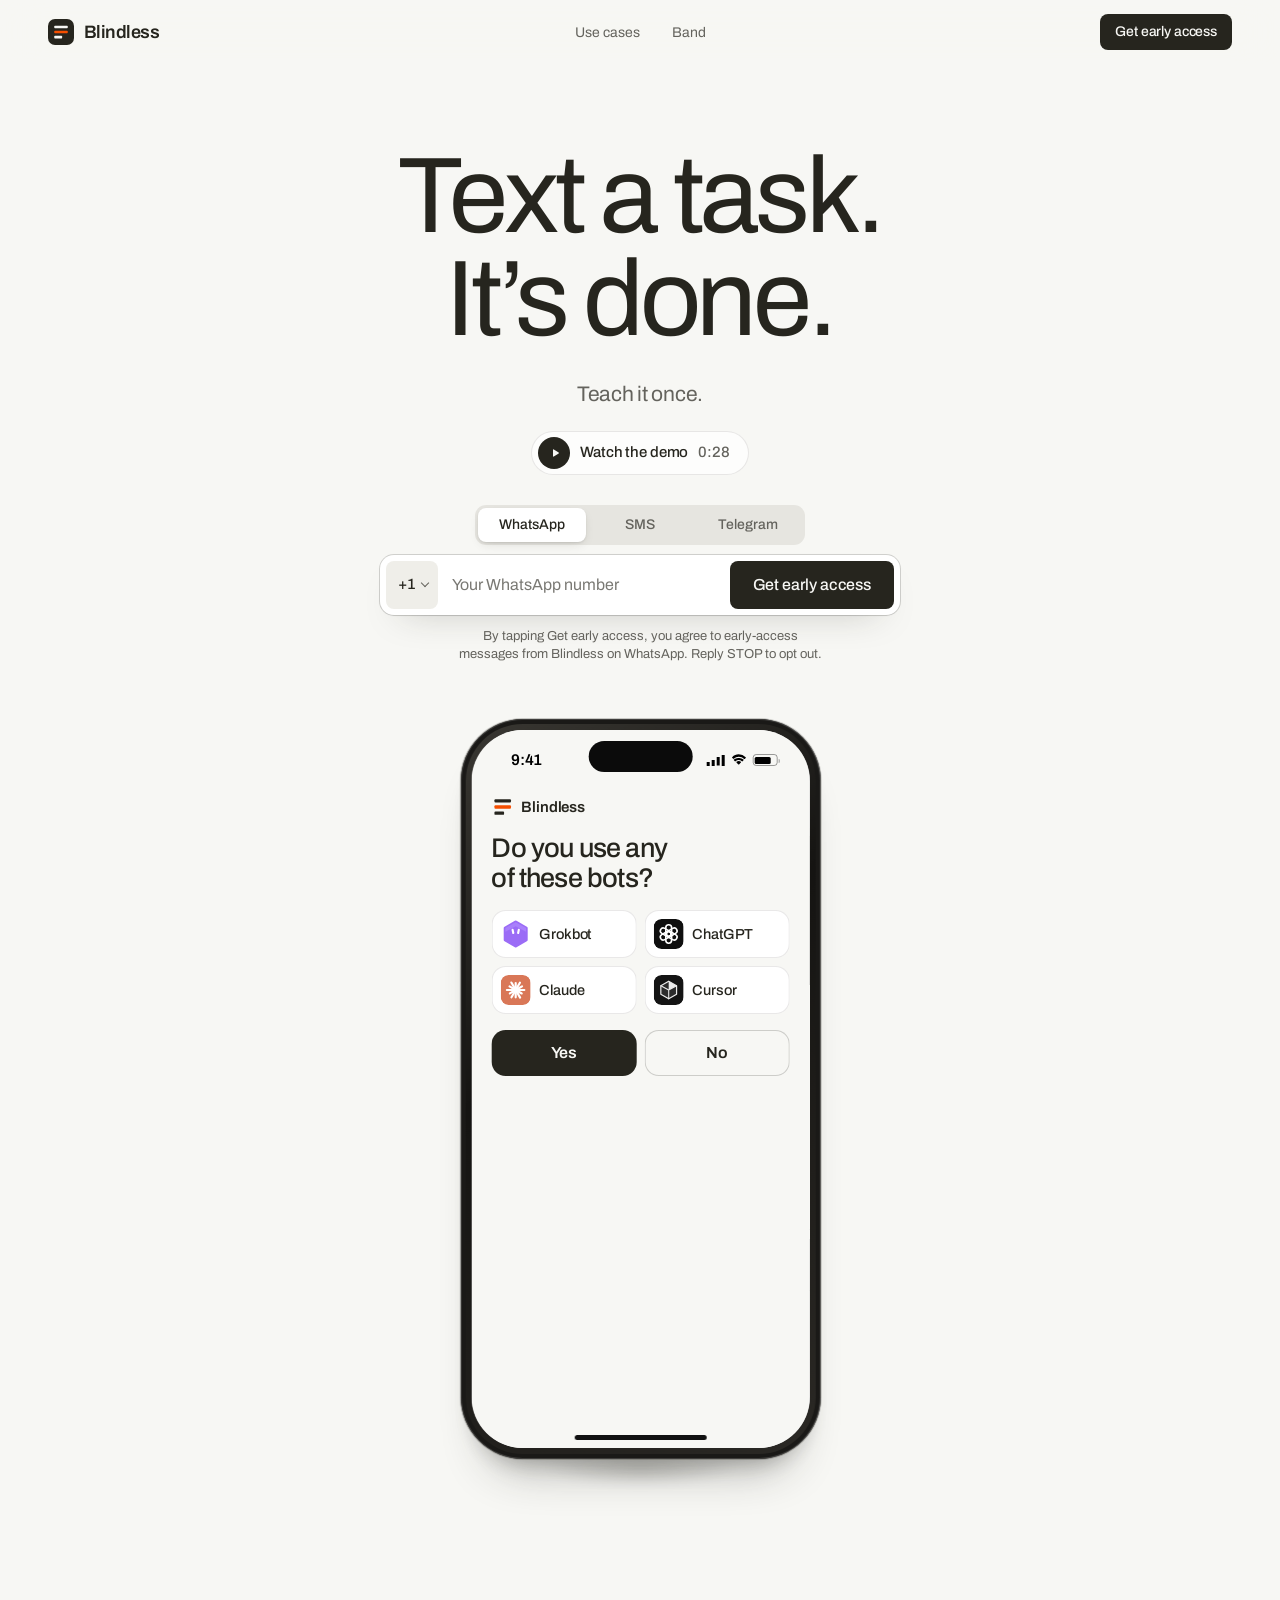
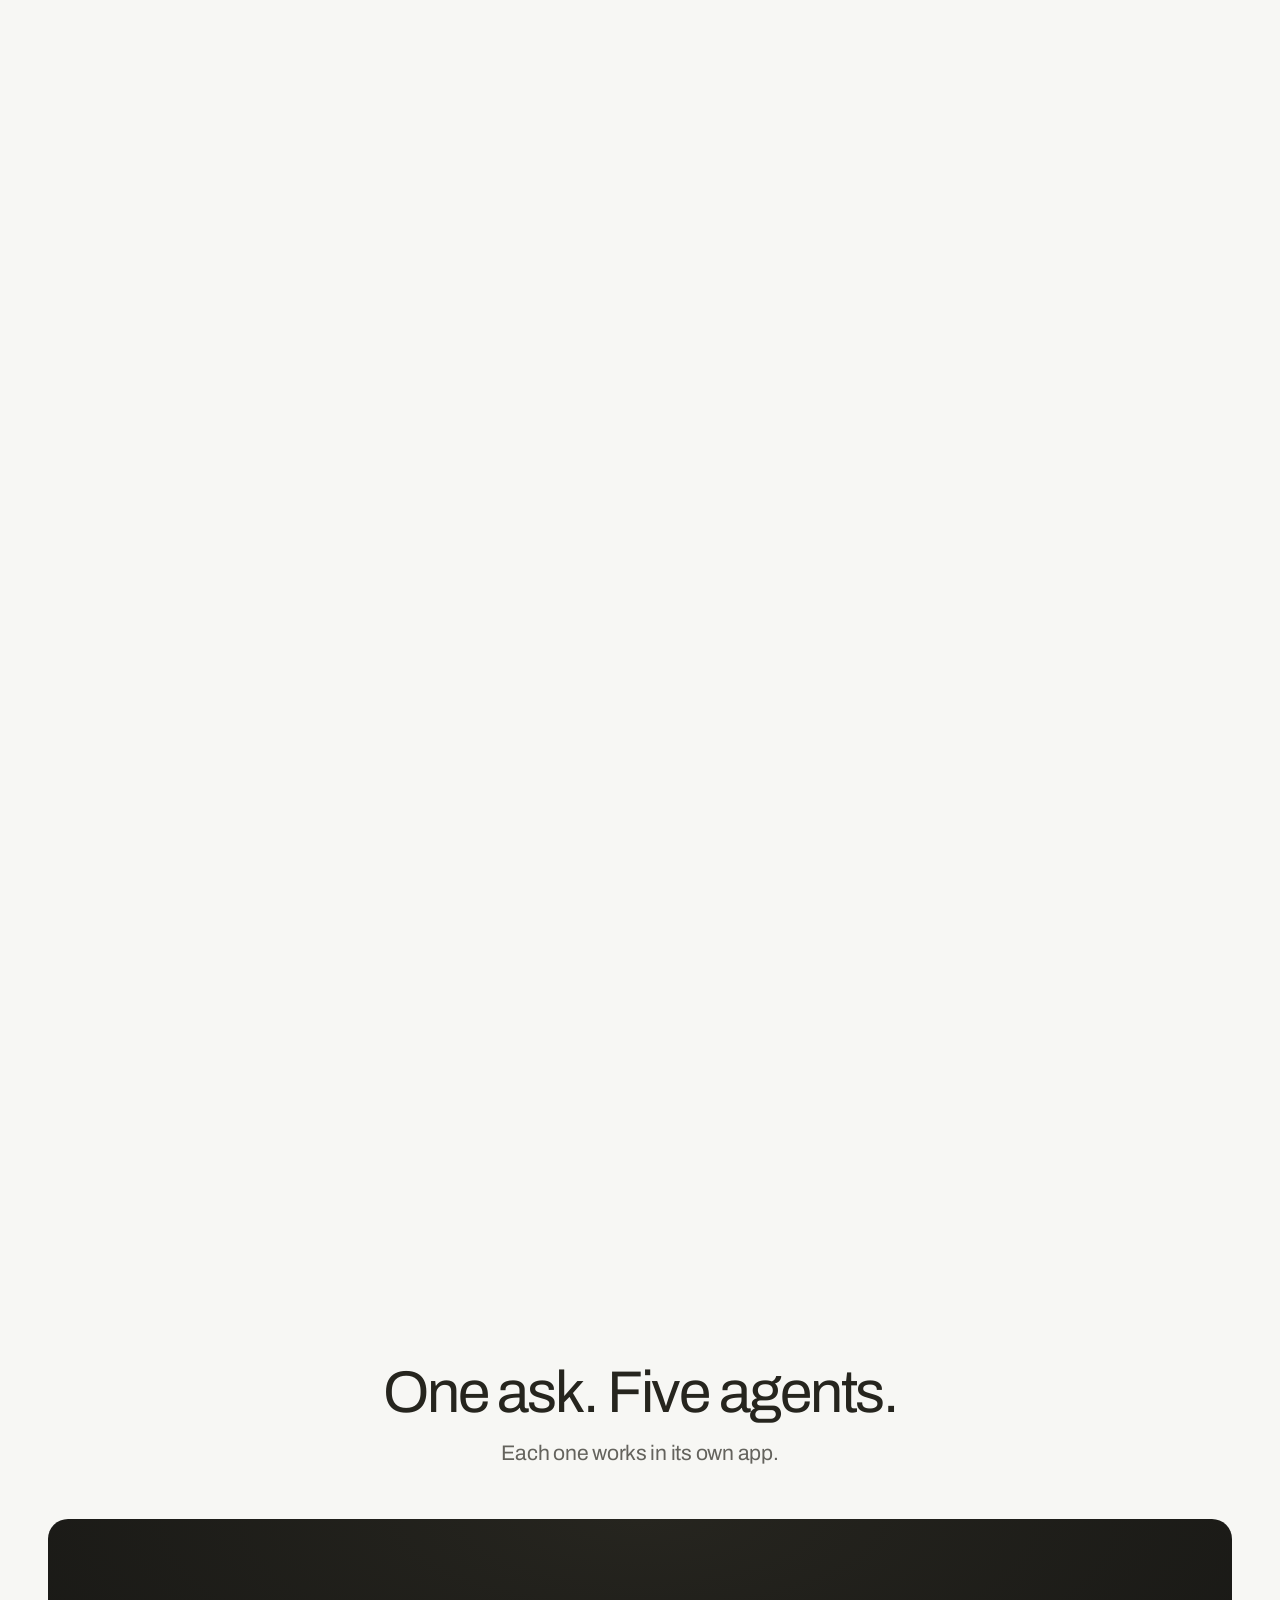
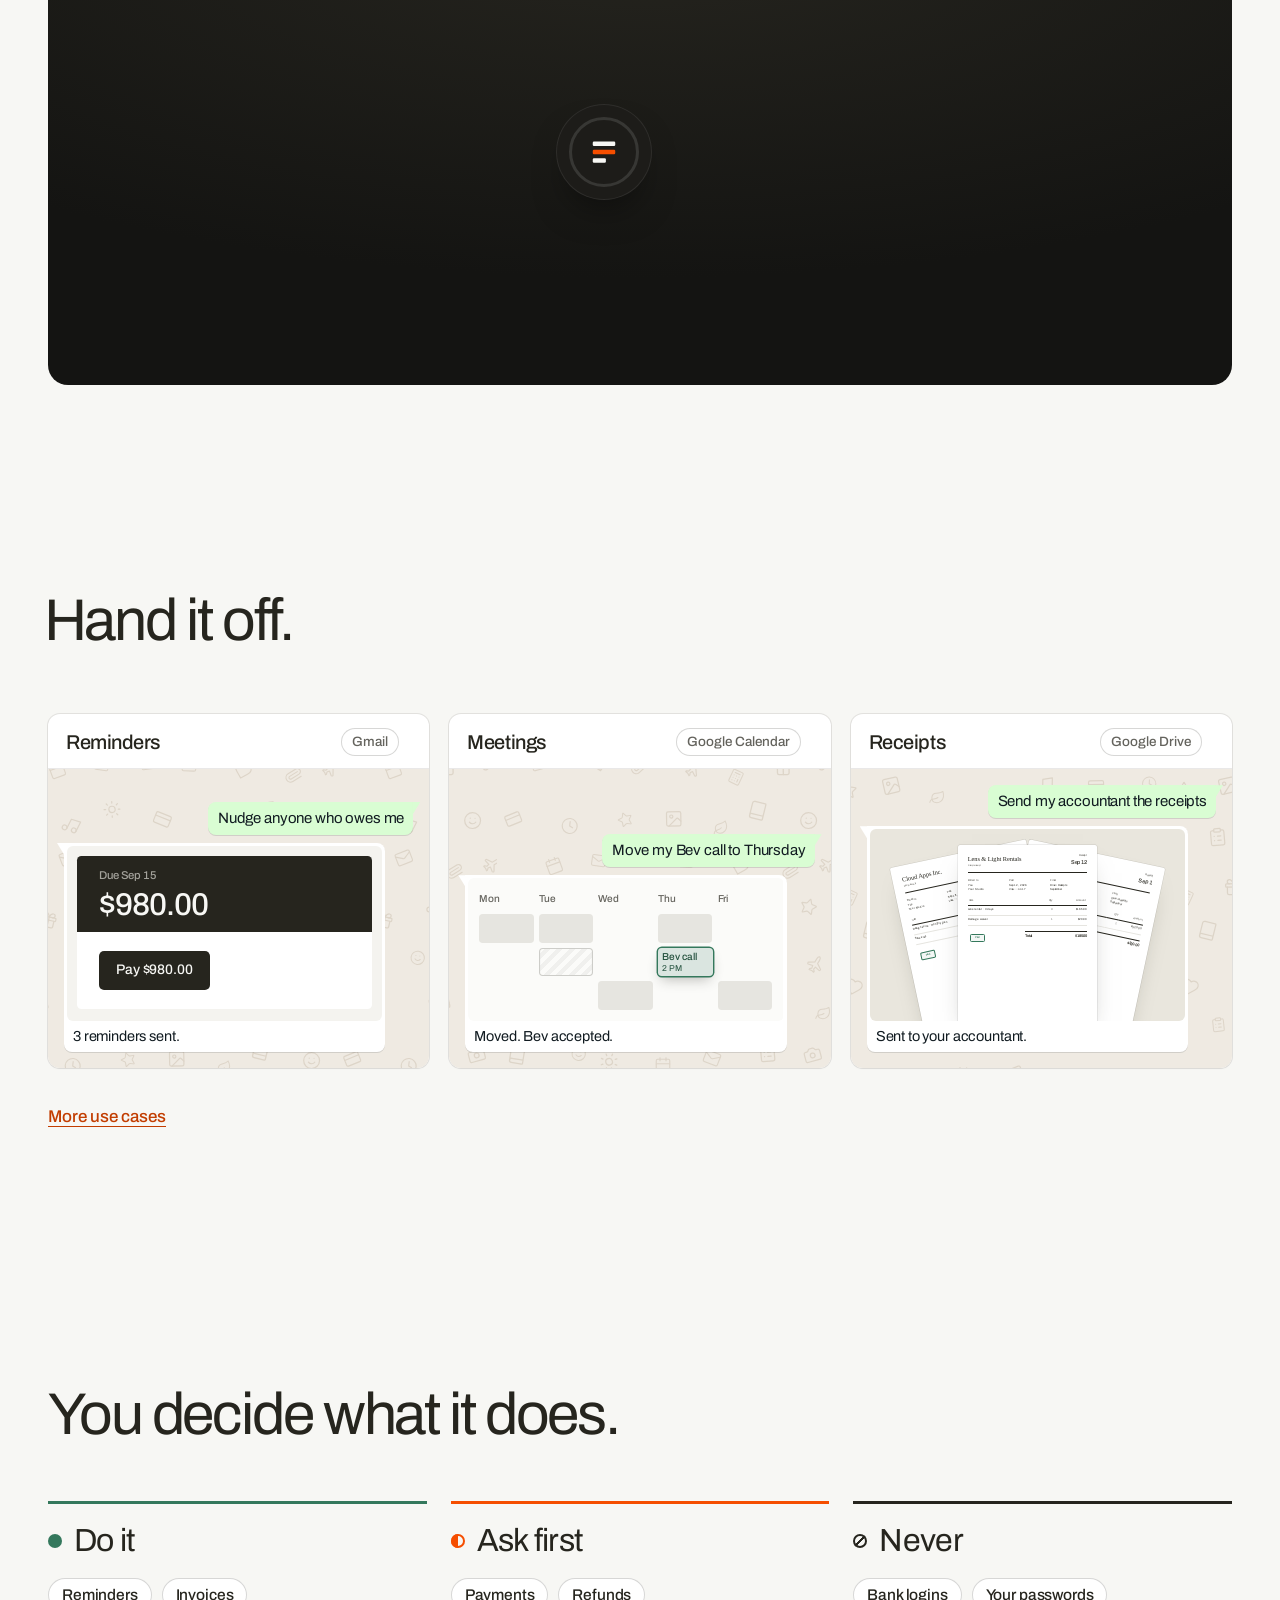
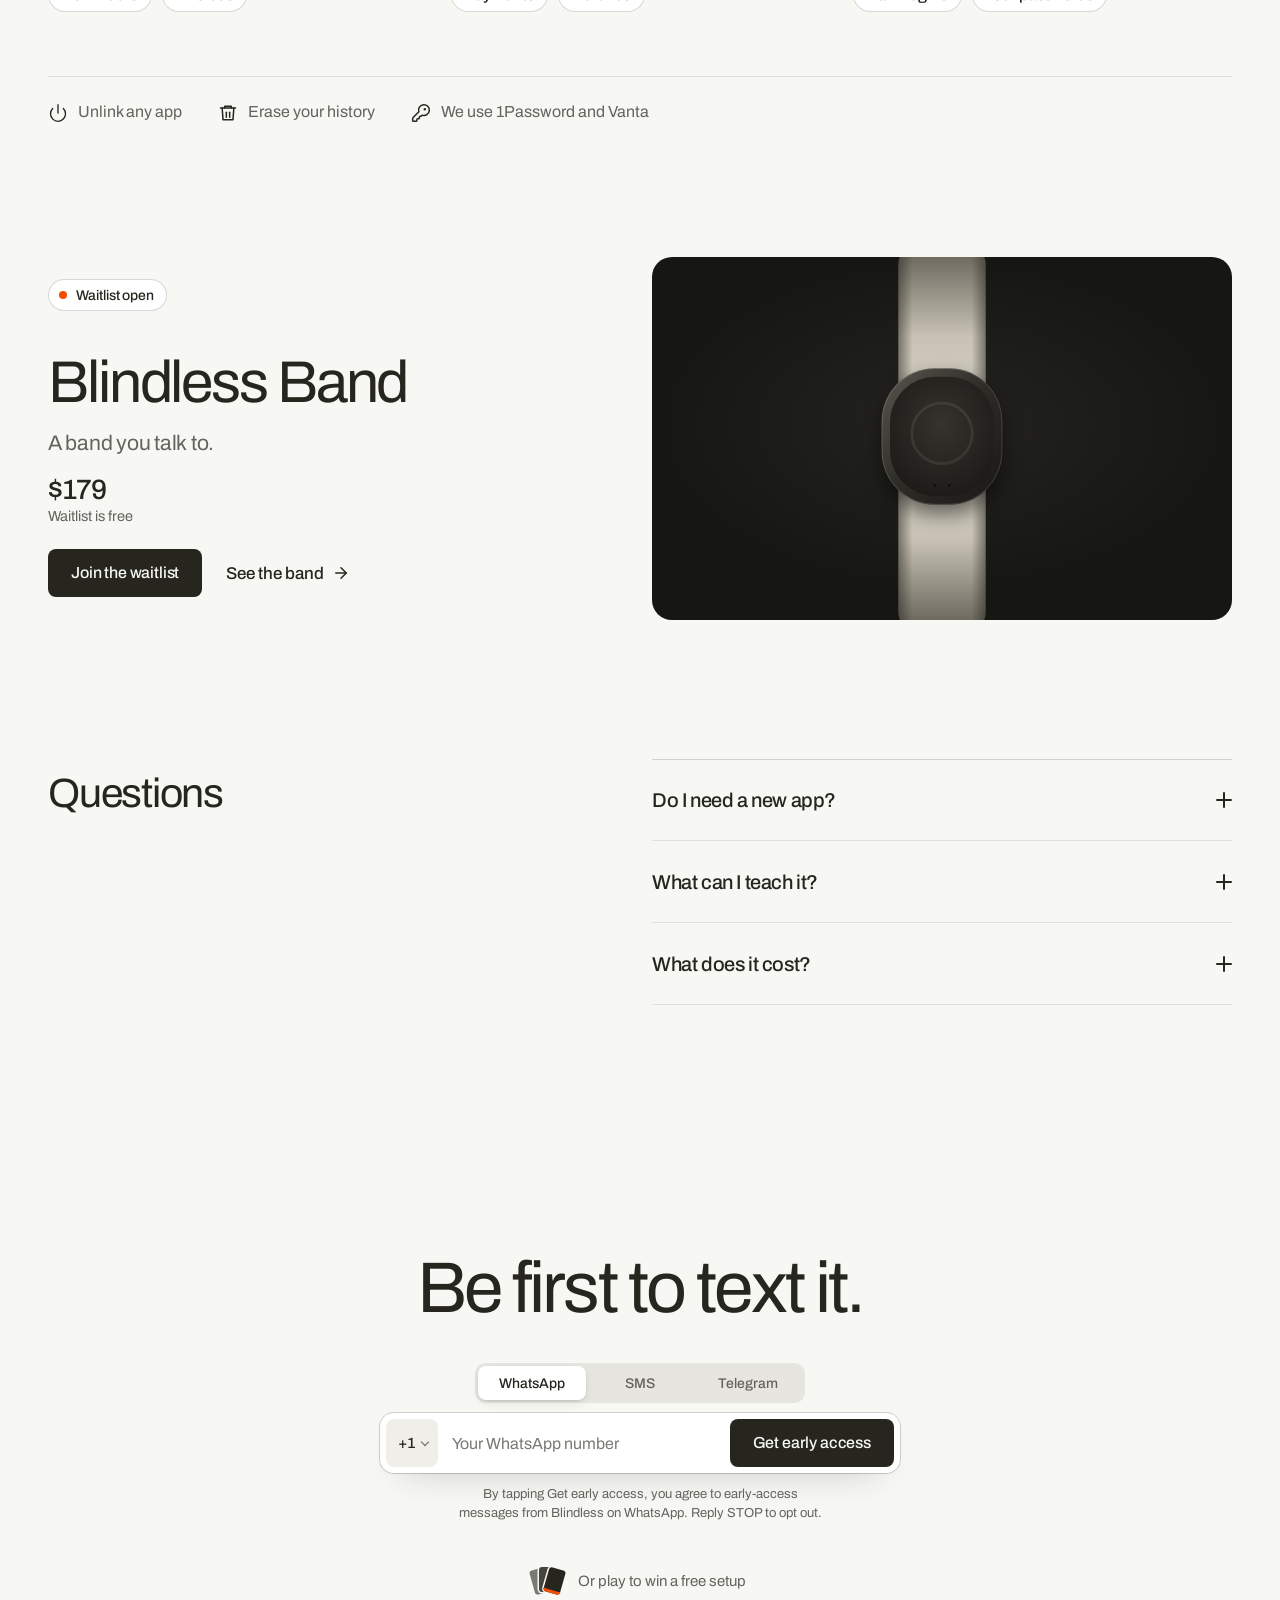
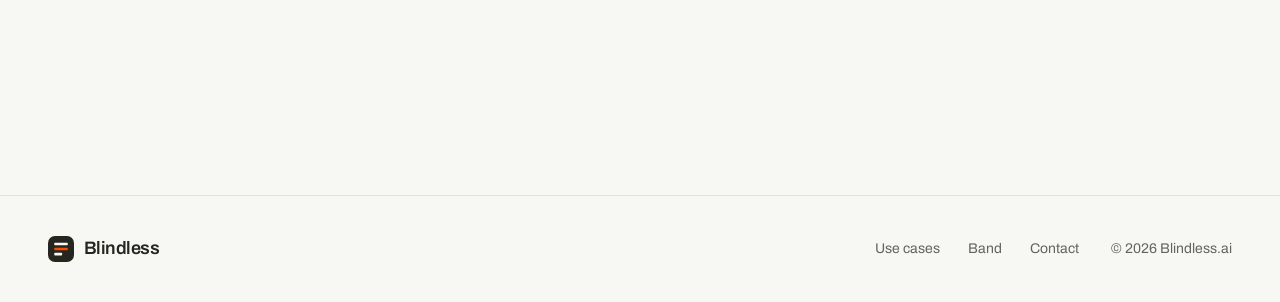
<file: index.html>
<!doctype html>
<html lang="en" class="at-join" data-site="blindless">
<head>
  <meta charset="utf-8">
  <meta name="viewport" content="width=device-width, initial-scale=1, viewport-fit=cover">
  <title>Blindless — Text a task. It’s done.</title>
  <meta name="description" content="Text Blindless a task on WhatsApp, SMS or Telegram. Teach it once. It asks before it pays.">
  <!-- Staging build: keep out of search until launch. -->
  <meta name="robots" content="noindex, nofollow">
  <meta name="theme-color" content="#f7f7f4">
  <meta name="color-scheme" content="light">
  <meta property="og:type" content="website">
  <meta property="og:title" content="Blindless — Text a task. It’s done.">
  <meta property="og:description" content="Text a task. It’s done.">
  <meta property="og:image" content="assets/og.png">
  <meta property="og:image:width" content="1200">
  <meta property="og:image:height" content="630">
  <meta name="twitter:card" content="summary_large_image">
  <link rel="icon" href="assets/favicon.svg" type="image/svg+xml">
  <link rel="preload" href="assets/fonts/archivo-var.woff2" as="font" type="font/woff2" crossorigin>
  <link rel="preload" href="assets/fonts/plex-mono-400.woff2" as="font" type="font/woff2" crossorigin>
  <link rel="stylesheet" href="assets/styles.css">
  <script src="assets/app.js" defer></script>
</head>
<body>
  <a class="skip" href="#main">Skip to content</a>

  <!-- Per-site settings read by app.js (not executed). -->
  <script type="application/json" id="site-config">
{
 "brand": "Blindless",
 "key": "blindless",
 "code": "BL",
 "store": {
  "url": "https://tereebdcmlttqllpkpxg.supabase.co",
  "key": "sb_publishable_M21UCQOXw0t-4HlTxBK6yg_Wi6ynWss",
  "table": "waitlist_signups"
 },
 "cardTag": "Free setup",
 "prizes": [
  {
   "id": "invoices",
   "code": "BILLS",
   "title": "Automate your invoices",
   "cmd": "Invoice Walt for the shoot",
   "won": "automated invoices",
   "line": "Free setup. You skip the waitlist."
  },
  {
   "id": "reminders",
   "code": "NUDGE",
   "title": "Automate your reminders",
   "cmd": "Remind tomorrow’s clients",
   "won": "automated reminders",
   "line": "Free setup. You skip the waitlist."
  },
  {
   "id": "inbox",
   "code": "INBOX",
   "title": "Get a morning inbox brief",
   "cmd": "What needs me today?",
   "won": "a morning inbox brief",
   "line": "Free setup. You skip the waitlist."
  }
 ],
 "order": [
  "eml",
  "sch",
  "stb"
 ],
 "docs": {
  "eml": {
   "name": "A quick reminder about INV-0139",
   "sub": "Email · Today at 1:21 PM",
   "cap": "3 reminders sent."
  },
  "sch": {
   "name": "Calendar · week of Sep 28",
   "sub": "Screenshot · Today at 2:05 PM",
   "cap": "Moved to Thu, Oct 1 at 2 PM."
  },
  "stb": {
   "name": "September receipts.pdf",
   "names": [
    "Software receipt Sep 18.pdf",
    "Lens rental receipt Sep 12.pdf",
    "Coworking receipt Sep 1.pdf"
   ],
   "sub": "1 page · Today at 12:51 PM",
   "cap": "Sent to your accountant."
  }
 },
 "placeholders": {
  "whatsapp": "Your WhatsApp number",
  "sms": "Your mobile number",
  "telegram": "Your Telegram number"
 },
 "preview": "static"
}
  </script>

  <svg class="sprite" aria-hidden="true" focusable="false" xmlns="http://www.w3.org/2000/svg">
    <symbol id="i-logo" viewBox="0 0 24 24"><rect x="3" y="3.5" width="18" height="3.6" rx="1" fill="currentColor"/><rect x="3" y="10.2" width="18" height="3.6" rx="1" fill="#f54e00"/><rect x="3" y="16.9" width="10.5" height="3.6" rx="1" fill="currentColor"/></symbol>
    <symbol id="i-check" viewBox="0 0 24 24"><path fill="none" stroke="currentColor" stroke-width="2.25" stroke-linecap="round" stroke-linejoin="round" d="M20 6 9 17l-5-5"/></symbol>
    <symbol id="i-check-check" viewBox="0 0 24 24"><g fill="none" stroke="currentColor" stroke-width="2" stroke-linecap="round" stroke-linejoin="round"><path d="M18 6 7 17l-5-5"/><path d="m22 10-7.5 7.5L13 16"/></g></symbol>
    <symbol id="i-arrow-right" viewBox="0 0 24 24"><g fill="none" stroke="currentColor" stroke-width="2" stroke-linecap="round" stroke-linejoin="round"><path d="M5 12h14"/><path d="m12 5 7 7-7 7"/></g></symbol>
    <symbol id="i-x" viewBox="0 0 24 24"><g fill="none" stroke="currentColor" stroke-width="2" stroke-linecap="round"><path d="M18 6 6 18"/><path d="m6 6 12 12"/></g></symbol>
    <symbol id="i-copy" viewBox="0 0 24 24"><g fill="none" stroke="currentColor" stroke-width="2" stroke-linecap="round" stroke-linejoin="round"><rect width="14" height="14" x="8" y="8" rx="2"/><path d="M4 16c-1.1 0-2-.9-2-2V4c0-1.1.9-2 2-2h10c1.1 0 2 .9 2 2"/></g></symbol>
    <symbol id="i-back" viewBox="0 0 24 24"><path fill="none" stroke="currentColor" stroke-width="2.4" stroke-linecap="round" stroke-linejoin="round" d="m15 18-6-6 6-6"/></symbol>
    <symbol id="i-clip" viewBox="0 0 24 24"><path fill="none" stroke="currentColor" stroke-width="1.9" stroke-linecap="round" stroke-linejoin="round" d="m16 6-8.414 8.586a2 2 0 0 0 2.829 2.829l8.414-8.586a4 4 0 1 0-5.657-5.657l-8.379 8.551a6 6 0 1 0 8.485 8.485l8.379-8.551"/></symbol>
    <symbol id="i-plus" viewBox="0 0 24 24"><g fill="none" stroke="currentColor" stroke-width="2" stroke-linecap="round"><path d="M5 12h14"/><path d="M12 5v14"/></g></symbol>
    <symbol id="i-camera" viewBox="0 0 24 24"><g fill="none" stroke="currentColor" stroke-width="1.9" stroke-linecap="round" stroke-linejoin="round"><path d="M13.997 4a2 2 0 0 1 1.76 1.05l.486.9A2 2 0 0 0 18.003 7H20a2 2 0 0 1 2 2v9a2 2 0 0 1-2 2H4a2 2 0 0 1-2-2V9a2 2 0 0 1 2-2h1.997a2 2 0 0 0 1.759-1.048l.489-.904A2 2 0 0 1 10.004 4z"/><circle cx="12" cy="13" r="3"/></g></symbol>
    <symbol id="i-mic" viewBox="0 0 24 24"><g fill="none" stroke="currentColor" stroke-width="1.9" stroke-linecap="round" stroke-linejoin="round"><path d="M12 19v3"/><path d="M19 10v2a7 7 0 0 1-14 0v-2"/><rect x="9" y="2" width="6" height="13" rx="3"/></g></symbol>
    <symbol id="i-video" viewBox="0 0 24 24"><g fill="none" stroke="currentColor" stroke-width="1.9" stroke-linecap="round" stroke-linejoin="round"><path d="m16 13 5.223 3.482a.5.5 0 0 0 .777-.416V7.87a.5.5 0 0 0-.752-.432L16 10.5"/><rect x="2" y="6" width="14" height="12" rx="2"/></g></symbol>
    <symbol id="i-phone" viewBox="0 0 24 24"><path fill="none" stroke="currentColor" stroke-width="1.9" stroke-linecap="round" stroke-linejoin="round" d="M13.832 16.568a1 1 0 0 0 1.213-.303l.355-.465A2 2 0 0 1 17 15h3a2 2 0 0 1 2 2v3a2 2 0 0 1-2 2A18 18 0 0 1 2 4a2 2 0 0 1 2-2h3a2 2 0 0 1 2 2v3a2 2 0 0 1-.8 1.6l-.468.351a1 1 0 0 0-.292 1.233 14 14 0 0 0 6.392 6.384"/></symbol>
    <symbol id="i-smile" viewBox="0 0 24 24"><g fill="none" stroke="currentColor" stroke-width="1.9" stroke-linecap="round" stroke-linejoin="round"><path d="M15 10V9"/><path d="M16.472 15a6 6 0 01-8.943 0"/><path d="M9 10V9"/><circle cx="12" cy="12" r="10"/></g></symbol>
    <symbol id="i-reply" viewBox="0 0 24 24"><g fill="none" stroke="currentColor" stroke-width="2" stroke-linecap="round" stroke-linejoin="round"><path d="M20 18v-2a4 4 0 0 0-4-4H4"/><path d="m9 17-5-5 5-5"/></g></symbol>
    <symbol id="i-sliders" viewBox="0 0 24 24"><g fill="none" stroke="currentColor" stroke-width="1.6" stroke-linecap="round" stroke-linejoin="round"><path d="M10 5H3"/><path d="M12 19H3"/><path d="M14 3v4"/><path d="M16 17v4"/><path d="M21 12h-9"/><path d="M21 19h-5"/><path d="M21 5h-7"/><path d="M8 10v4"/><path d="M8 12H3"/></g></symbol>
    <symbol id="i-circle-check" viewBox="0 0 24 24"><g fill="none" stroke="currentColor" stroke-width="1.6" stroke-linecap="round" stroke-linejoin="round"><circle cx="12" cy="12" r="10"/><path d="m16 9-5.5 5.5L8 12"/></g></symbol>
    <symbol id="i-scroll" viewBox="0 0 24 24"><g fill="none" stroke="currentColor" stroke-width="1.6" stroke-linecap="round" stroke-linejoin="round"><path d="M15 12h-5"/><path d="M15 8h-5"/><path d="M19 17V5a2 2 0 0 0-2-2H4"/><path d="M8 21h12a2 2 0 0 0 2-2v-1a1 1 0 0 0-1-1H11a1 1 0 0 0-1 1v1a2 2 0 1 1-4 0V5a2 2 0 1 0-4 0v2a1 1 0 0 0 1 1h3"/></g></symbol>
    <symbol id="i-wifi" viewBox="0 0 17 12"><path fill="currentColor" d="M8.5 2.6c2.2 0 4.2.84 5.72 2.23a.5.5 0 0 0 .69-.01l1.05-1.06a.5.5 0 0 0-.01-.72A11.1 11.1 0 0 0 8.5 0C5.93 0 3.53.98 1.55 2.99a.5.5 0 0 0 0 .72l1.05 1.06c.19.19.5.2.7.01A8.2 8.2 0 0 1 8.5 2.6Zm0 3.52c1.28 0 2.46.48 3.37 1.28a.5.5 0 0 0 .69-.02l1.05-1.06a.5.5 0 0 0-.02-.73A6.7 6.7 0 0 0 8.5 3.84a6.7 6.7 0 0 0-5.09 1.75.5.5 0 0 0-.02.73l1.05 1.06c.19.19.49.2.69.02a5 5 0 0 1 3.37-1.28Zm2.33 2.58a.5.5 0 0 0-.03-.74 3.5 3.5 0 0 0-4.6 0 .5.5 0 0 0-.03.74l1.97 1.99a.5.5 0 0 0 .71 0l1.98-1.99Z"/></symbol>
    <symbol id="i-power" viewBox="0 0 24 24"><g fill="none" stroke="currentColor" stroke-width="1.6" stroke-linecap="round" stroke-linejoin="round"><path d="M12 2v10"/><path d="M18.4 6.6a9 9 0 1 1-12.77.04"/></g></symbol>
    <symbol id="i-next" viewBox="0 0 24 24"><path fill="none" stroke="currentColor" stroke-width="2.4" stroke-linecap="round" stroke-linejoin="round" d="m9 18 6-6-6-6"/></symbol>
    <symbol id="i-file" viewBox="0 0 24 24"><g fill="none" stroke="currentColor" stroke-width="1.8" stroke-linecap="round" stroke-linejoin="round"><path d="M6 22a2 2 0 0 1-2-2V4a2 2 0 0 1 2-2h8a2.4 2.4 0 0 1 1.704.706l3.588 3.588A2.4 2.4 0 0 1 20 8v12a2 2 0 0 1-2 2z"/><path d="M14 2v5a1 1 0 0 0 1 1h5"/></g></symbol>
    <symbol id="i-expand" viewBox="0 0 24 24"><g fill="none" stroke="currentColor" stroke-width="2" stroke-linecap="round" stroke-linejoin="round"><path d="M15 3h6v6"/><path d="m21 3-7 7"/><path d="m3 21 7-7"/><path d="M9 21H3v-6"/></g></symbol>
    <symbol id="i-trash" viewBox="0 0 24 24"><g fill="none" stroke="currentColor" stroke-width="1.8" stroke-linecap="round" stroke-linejoin="round"><path d="M3 6h18"/><path d="M8 6V4h8v2"/><path d="M19 6l-1 14H6L5 6"/><path d="M10 11v6"/><path d="M14 11v6"/></g></symbol>
    <symbol id="i-key" viewBox="0 0 24 24"><g fill="none" stroke="currentColor" stroke-width="1.8" stroke-linecap="round" stroke-linejoin="round"><path d="M2.586 17.414A2 2 0 0 0 2 18.828V21a1 1 0 0 0 1 1h3a1 1 0 0 0 1-1v-1a1 1 0 0 1 1-1h1a1 1 0 0 0 1-1v-1a1 1 0 0 1 1-1h.172a2 2 0 0 0 1.414-.586l.814-.814a6.5 6.5 0 1 0-4-4z"/><circle cx="16.5" cy="7.5" r=".6" fill="currentColor"/></g></symbol>
    <symbol id="i-shield" viewBox="0 0 24 24"><g fill="none" stroke="currentColor" stroke-width="1.8" stroke-linecap="round" stroke-linejoin="round"><path d="M20 13c0 5-3.5 7.5-7.66 8.95a1 1 0 0 1-.67-.01C7.5 20.5 4 18 4 13V6a1 1 0 0 1 1-1c2 0 4.5-1.2 6.24-2.72a1.17 1.17 0 0 1 1.52 0C14.51 3.81 17 5 19 5a1 1 0 0 1 1 1z"/><path d="m9 12 2 2 4-4"/></g></symbol>
    <symbol id="i-cards" viewBox="0 0 24 24"><g fill="none" stroke="currentColor" stroke-width="1.8" stroke-linejoin="round"><rect x="2.8" y="6.2" width="10" height="14.5" rx="1.8" transform="rotate(-12 7.8 13.45)"/><rect x="10.5" y="3.5" width="10" height="14.5" rx="1.8" transform="rotate(10 15.5 10.75)" fill="currentColor"/></g></symbol>
    <symbol id="i-app-ig" viewBox="0 0 32 32"><defs><radialGradient id="i-app-ig-g" cx=".3" cy="1.07" r="1.5"><stop offset="0" stop-color="#fdf497"/><stop offset=".08" stop-color="#fdf497"/><stop offset=".45" stop-color="#fd5949"/><stop offset=".62" stop-color="#d6249f"/><stop offset=".92" stop-color="#285aeb"/></radialGradient></defs><rect width="32" height="32" rx="8" fill="url(#i-app-ig-g)"/><rect x="7.5" y="7.5" width="17" height="17" rx="5" fill="none" stroke="#fff" stroke-width="2.2"/><circle cx="16" cy="16" r="4" fill="none" stroke="#fff" stroke-width="2.2"/><circle cx="21.4" cy="10.6" r="1.3" fill="#fff"/></symbol>
    <symbol id="i-app-gpt" viewBox="0 0 32 32"><rect width="32" height="32" rx="8" fill="#0f0f0f"/><g fill="none" stroke="#fff" stroke-width="1.7"><rect x="12.9" y="6.2" width="6.2" height="12.2" rx="3.1"/><rect x="12.9" y="6.2" width="6.2" height="12.2" rx="3.1" transform="rotate(60 16 16)"/><rect x="12.9" y="6.2" width="6.2" height="12.2" rx="3.1" transform="rotate(120 16 16)"/><rect x="12.9" y="6.2" width="6.2" height="12.2" rx="3.1" transform="rotate(180 16 16)"/><rect x="12.9" y="6.2" width="6.2" height="12.2" rx="3.1" transform="rotate(240 16 16)"/><rect x="12.9" y="6.2" width="6.2" height="12.2" rx="3.1" transform="rotate(300 16 16)"/></g></symbol>
    <symbol id="i-app-crm" viewBox="0 0 32 32"><rect width="32" height="32" rx="8" fill="#f54e00"/><circle cx="12.5" cy="13" r="3.6" fill="#fff"/><path d="M6.3 23.2c.7-3.3 3.2-5.2 6.2-5.2s5.5 1.9 6.2 5.2z" fill="#fff"/><path d="M20.5 11.5h5M20.5 15h5M21.5 18.5h4" stroke="#fff" stroke-width="1.8" stroke-linecap="round"/></symbol>
    <symbol id="i-app-gmail" viewBox="0 0 32 32"><rect width="32" height="32" rx="8" fill="#fff"/><path d="M6.5 11.4v11.1c0 .8.7 1.5 1.5 1.5h2.8V14.6z" fill="#4285f4"/><path d="M21.2 14.6V24H24c.8 0 1.5-.7 1.5-1.5V11.4z" fill="#34a853"/><path d="M21.2 9.6v5l4.3-3.2V9.9c0-1.7-1.9-2.6-3.3-1.6z" fill="#fbbc04"/><path d="M10.8 14.6v-5l5.2 3.9 5.2-3.9v5L16 18.5z" fill="#ea4335"/><path d="M6.5 9.9v1.5l4.3 3.2v-5l-1-.8c-1.4-1-3.3-.1-3.3 1.1z" fill="#c5221f"/></symbol>
    <symbol id="i-app-gcal" viewBox="0 0 32 32"><rect width="32" height="32" rx="8" fill="#fff"/><rect x="7" y="7" width="18" height="18" rx="2.6" fill="#fff" stroke="#4285f4" stroke-width="1.8"/><path d="M7 9.6A2.6 2.6 0 0 1 9.6 7h12.8A2.6 2.6 0 0 1 25 9.6V12H7z" fill="#4285f4"/><text x="16" y="22.3" text-anchor="middle" font-family="Archivo, Arial, sans-serif" font-size="8.4" font-weight="700" fill="#1967d2">31</text></symbol>
    <symbol id="i-bot-grok" viewBox="0 0 32 32"><path d="M16 3.4 27 9.7v12.6L16 28.6 5 22.3V9.7z" fill="#9b6cf6" stroke="#9b6cf6" stroke-width="3.6" stroke-linejoin="round"/><path d="M16 3.4 27 9.7v4L16 7.6 5 13.7v-4z" fill="#b590ff" opacity=".55"/><path d="M12.7 11.6l.7 3.3M19.3 11.6l-.7 3.3" stroke="#fff" stroke-width="2.3" stroke-linecap="round"/></symbol>
    <symbol id="i-app-claude" viewBox="0 0 32 32"><rect width="32" height="32" rx="8" fill="#d97757"/><g stroke="#fff" stroke-width="2.3" stroke-linecap="round"><path d="M16 16 L25.20 16.00"/><path d="M16 16 L22.41 19.70"/><path d="M16 16 L20.70 24.14"/><path d="M16 16 L16.00 23.80"/><path d="M16 16 L11.50 23.79"/><path d="M16 16 L9.76 19.60"/><path d="M16 16 L6.60 16.00"/><path d="M16 16 L9.42 12.20"/><path d="M16 16 L11.40 8.03"/><path d="M16 16 L16.00 8.60"/><path d="M16 16 L20.50 8.21"/><path d="M16 16 L22.75 12.10"/></g></symbol>
    <symbol id="i-app-cursor" viewBox="0 0 32 32"><rect width="32" height="32" rx="8" fill="#141414"/><path d="M16 6.6 24.4 11.4v9.2L16 25.4 7.6 20.6v-9.2z" fill="#2c2c2c" stroke="#ececec" stroke-width="1.3" stroke-linejoin="round"/><path d="M16 16 24.4 11.4M16 16v9.4M16 16 7.6 11.4" stroke="#ececec" stroke-width="1.1" stroke-linecap="round"/><path d="M16 6.6 24.4 11.4 16 16z" fill="#ececec"/></symbol>
    <symbol id="i-app-sms" viewBox="0 0 32 32"><rect width="32" height="32" rx="8" fill="#34c759"/><path d="M16 8c-5.2 0-9.4 3.4-9.4 7.6 0 2.4 1.4 4.6 3.6 6-.2 1.3-.9 2.6-1.8 3.4 1.9-.1 3.6-.8 4.8-1.8.9.2 1.8.3 2.8.3 5.2 0 9.4-3.4 9.4-7.6S21.2 8 16 8z" fill="#fff"/></symbol>
    <symbol id="i-bot-subs" viewBox="0 0 32 32"><rect x="3.4" y="4.2" width="25.2" height="23.6" rx="10.5" fill="#f5a524"/><path d="M12.6 12.2l.6 3.1M19.4 12.2l-.6 3.1" stroke="#fff" stroke-width="2.3" stroke-linecap="round"/><path d="M11.8 20.2c2.4 1.9 6 1.9 8.4 0" fill="none" stroke="#fff" stroke-width="2" stroke-linecap="round"/></symbol>
    <symbol id="i-search" viewBox="0 0 24 24"><g fill="none" stroke="currentColor" stroke-width="2" stroke-linecap="round"><circle cx="11" cy="11" r="6.5"/><path d="m16 16 4.5 4.5"/></g></symbol>
    <symbol id="i-play" viewBox="0 0 24 24"><path d="M8 5.7v12.6c0 .8.9 1.3 1.6.8l9.8-6.3c.6-.4.6-1.3 0-1.7L9.6 4.9C8.9 4.4 8 4.9 8 5.7z" fill="currentColor"/></symbol>
    <symbol id="i-pause" viewBox="0 0 24 24"><g fill="currentColor"><rect x="6.5" y="5" width="4" height="14" rx="1.2"/><rect x="13.5" y="5" width="4" height="14" rx="1.2"/></g></symbol>
    <symbol id="i-arrow-up" viewBox="0 0 24 24"><g fill="none" stroke="currentColor" stroke-width="2.4" stroke-linecap="round" stroke-linejoin="round"><path d="M12 19V5"/><path d="m5.5 11.5 6.5-6.5 6.5 6.5"/></g></symbol>
  </svg>

  <header class="nav" id="top">
    <div class="wrap nav__in">
      <a class="brand" href="#top" aria-label="Blindless home">
        <svg class="brand__mark brand__mark--tile" aria-hidden="true"><use href="#i-logo"/></svg>
        <span class="brand__name">Blindless</span>
      </a>
      <nav class="nav__links" aria-label="Primary">
        <a href="use-cases.html">Use cases</a>
        <a href="band.html">Band</a>
      </nav>
      <a class="btn btn--ink btn--sm" href="#join">Get early access</a>
    </div>
  </header>

  <main id="main">
    <!-- Hero -->
    <section class="hero" aria-labelledby="hero-title">
      <div class="wrap hero__in">
        <h1 id="hero-title" class="display hero__title">
          <span class="line"><span>Text a task.</span></span>
          <span class="line"><span>It’s&nbsp;done.</span></span>
        </h1>
        <p class="lead hero__lead">Teach it once.</p>
        <button class="hero__demo" type="button" data-demo-open aria-haspopup="dialog">
          <span class="hero__demo-play" aria-hidden="true"><svg class="ico"><use href="#i-play"/></svg></span>
          Watch the demo<span class="hero__demo-len" aria-hidden="true">0:28</span><span class="sr-only">, 28 seconds</span>
        </button>
        <form class="join join--center" data-join data-source="hero" novalidate>
          <fieldset class="chan">
            <legend class="sr-only">Reach me on</legend>
            <label><input type="radio" name="channel" value="whatsapp" checked><span>WhatsApp</span></label>
            <label><input type="radio" name="channel" value="sms"><span>SMS</span></label>
            <label><input type="radio" name="channel" value="telegram"><span>Telegram</span></label>
          </fieldset>
          <div class="join__box">
            <label class="join__cc"><span class="sr-only">Country code</span>
              <select name="cc"><option value="1" selected>+1 US / Canada</option><option value="52">+52 Mexico</option><option value="57">+57 Colombia</option><option value="34">+34 Spain</option><option value="44">+44 UK</option></select>
              <span class="join__ccv" aria-hidden="true" data-cc-label>+1</span></label>
            <label class="sr-only" for="hero-phone">Mobile number</label>
            <input id="hero-phone" class="field" name="phone" type="tel" inputmode="tel" autocomplete="tel-national" placeholder="Your WhatsApp number" aria-describedby="hero-hint hero-msg" required>
            <input class="hp" name="company_website" type="text" tabindex="-1" autocomplete="off" aria-hidden="true">
            <button class="btn btn--ink" type="submit">Get early access</button>
          </div>
          <p class="join__msg" id="hero-msg" role="status" aria-live="polite"></p>
          <p class="join__hint" id="hero-hint" data-hint>By tapping Get early access, you agree to early-access messages from Blindless on WhatsApp. Reply STOP to opt&nbsp;out.</p>
        </form>
      </div>
    </section>

    <!-- How it works: pinned, scroll-driven -->
    <section id="how" class="story" aria-labelledby="story-title" data-story>
      <div class="story__sticky">
        <div class="wrap story__grid">
          <div class="story__copy">
            <h2 id="story-title" class="sr-only">How it works</h2>
            <ol class="steps" data-steps>
              <li class="step is-active" data-range="0,0.28"><h3>Use one of these&nbsp;bots?</h3><i class="step__bar" aria-hidden="true"></i></li>
              <li class="step" data-range="0.28,0.52"><h3>Paste your Blindless&nbsp;link.</h3><i class="step__bar" aria-hidden="true"></i></li>
              <li class="step" data-range="0.52,1"><h3>Four bots, set up for&nbsp;you.</h3><i class="step__bar" aria-hidden="true"></i></li>
            </ol>
          </div>

          <div class="story__stage">
            <div class="device" data-device>
              <div class="phone" data-phone data-channel="Grokbot" aria-hidden="true">
                <div class="phone__screen">
                  <div class="status"><span data-status-time>9:41</span><span class="status__icons"><i class="bars"></i><svg class="wifi"><use href="#i-wifi"/></svg><i class="batt"></i></span></div>
                  <div class="gb-head">
                    <span class="gb-head__mark"><svg><use href="#i-bot-grok"/></svg></span>
                    <b>Grokbot</b>
                    <span class="gb-head__btns"><i><svg><use href="#i-search"/></svg></i><i><svg><use href="#i-plus"/></svg></i></span>
                  </div>
                  <div class="thread" data-thread>
                    <div class="gb-empty" data-at="0" data-until="0.34">
                      <svg><use href="#i-bot-grok"/></svg>
                      <b>No bots yet</b>
                      <span>Paste a link to add&nbsp;some.</span>
                    </div>
                    <div class="thread__list" data-thread-list>
                      <p class="gb-out gb-link" data-at="0.34"><span class="gb-link__ico"><svg><use href="#i-logo"/></svg></span><span><b>Blindless</b><small>blindless.ai/connect/4F7Q…</small></span></p>
                      <div class="typing" data-from="0.36" data-to="0.41"><span class="typing__bubble"><i></i><i></i><i></i></span></div>
                      <p class="gb-in" data-at="0.41">Blindless is connected. What’s your&nbsp;business?</p>
                      <p class="gb-out" data-at="0.47">Bella’s Bakery in&nbsp;Oakland</p>
                      <div class="typing" data-from="0.5" data-to="0.55"><span class="typing__bubble"><i></i><i></i><i></i></span></div>
                      <div class="gb-card" data-at="0.55">
                        <p class="gb-card__head"><b>Setting up your bots</b><span class="gb-pill" data-at="0.84"></span></p>
                        <ul class="gb-bots">
                          <li data-at="0.6"><svg class="gb-bots__ico"><use href="#i-app-gmail"/></svg><span><b>Email</b><small>Inbox triage</small></span><i class="gb-check"></i></li>
                          <li data-at="0.66"><svg class="gb-bots__ico"><use href="#i-app-gcal"/></svg><span><b>Calendar</b><small>Bookings and reminders</small></span><i class="gb-check"></i></li>
                          <li data-at="0.72"><svg class="gb-bots__ico"><use href="#i-app-sms"/></svg><span><b>SMS</b><small>Texts to customers</small></span><i class="gb-check"></i></li>
                          <li data-at="0.78"><svg class="gb-bots__ico"><use href="#i-bot-subs"/></svg><span><b>Subscriptions</b><small>Renewals tracked</small></span><i class="gb-check"></i></li>
                        </ul>
                      </div>
                      <div class="typing" data-from="0.85" data-to="0.9"><span class="typing__bubble"><i></i><i></i><i></i></span></div>
                      <p class="gb-in" data-at="0.9">All set: 4 bots ready. About 3 hours of setup,&nbsp;saved.</p>
                    </div>
                  </div>
                  <div class="gb-compose">
                    <span class="gb-compose__field"><span class="gb-compose__ph">Message Grokbot</span><span class="gb-compose__paste" data-at="0.29" data-until="0.34">blindless.ai/connect/4F7Q…</span></span>
                    <span class="gb-compose__send"><svg><use href="#i-arrow-up"/></svg></span>
                  </div>
                  <div class="gb-join" data-at="0" data-until="0.27">
                    <p class="gb-join__brand"><svg><use href="#i-logo"/></svg>Blindless</p>
                    <p class="gb-join__q">Do you use any of these&nbsp;bots?</p>
                    <ul class="gb-join__bots">
                      <li class="is-pick"><svg><use href="#i-bot-grok"/></svg>Grokbot</li>
                      <li><svg><use href="#i-app-gpt"/></svg>ChatGPT</li>
                      <li><svg><use href="#i-app-claude"/></svg>Claude</li>
                      <li><svg><use href="#i-app-cursor"/></svg>Cursor</li>
                    </ul>
                    <p class="gb-join__acts"><span class="gb-btn" data-press="0.07">Yes</span><span class="gb-btn gb-btn--line">No</span></p>
                    <div class="gb-join__link" data-at="0.11">
                      <small>Your Blindless link</small>
                      <span class="gb-join__url">blindless.ai/connect/4F7Q…</span>
                      <span class="gb-btn gb-copy" data-press="0.18"><span>Copy link</span><span>Copied</span></span>
                    </div>
                  </div>
                </div>
              </div>
            </div>
          </div>
        </div>
      </div>
      <p class="sr-only">Example: Blindless asks if you use a bot such as Grokbot, ChatGPT, Claude or Cursor. You say yes and copy your Blindless link. You paste it into Grokbot and name your business, and it sets up four bots: email, calendar, SMS and subscriptions. About 3 hours of setup, saved.</p>
    </section>

    <!-- One ask, one agent per app -->
    <section id="agents" class="section ag-sec" aria-labelledby="agents-title">
      <div class="wrap">
        <div class="head head--center" data-reveal>
          <h2 id="agents-title" class="h2">One ask. Five&nbsp;agents.</h2>
          <p class="lead">Each one works in its own&nbsp;app.</p>
        </div>
        <figure class="ag" data-agents data-reveal>
          <div class="ag__scene" aria-hidden="true">
            <svg class="ag__wires" focusable="false"></svg>
            <div class="ag__chat">
              <p class="ag__msg ag__msg--out" data-ag-ask>Handle today’s&nbsp;orders</p>
              <p class="ag__msg ag__msg--in">Done. 12 orders&nbsp;handled.</p>
            </div>
            <div class="ag__hub" data-ag-hub><svg class="ag__mark"><use href="#i-logo"/></svg></div>
            <ol class="ag__list">
              <li class="ag__agent" data-agent><svg class="ag__app" aria-hidden="true"><use href="#i-app-ig"/></svg><span class="ag__txt"><b>Read order&nbsp;DMs</b><small>Instagram</small></span><i class="ag__state"></i></li>
              <li class="ag__agent" data-agent><svg class="ag__app" aria-hidden="true"><use href="#i-app-gpt"/></svg><span class="ag__txt"><b>Write the&nbsp;replies</b><small>ChatGPT</small></span><i class="ag__state"></i></li>
              <li class="ag__agent" data-agent><svg class="ag__app" aria-hidden="true"><use href="#i-app-crm"/></svg><span class="ag__txt"><b>Save new&nbsp;customers</b><small>Your CRM</small></span><i class="ag__state"></i></li>
              <li class="ag__agent" data-agent><svg class="ag__app" aria-hidden="true"><use href="#i-app-gmail"/></svg><span class="ag__txt"><b>Send the&nbsp;invoices</b><small>Gmail</small></span><i class="ag__state"></i></li>
              <li class="ag__agent" data-agent><svg class="ag__app" aria-hidden="true"><use href="#i-app-gcal"/></svg><span class="ag__txt"><b>Book the&nbsp;pickups</b><small>Google Calendar</small></span><i class="ag__state"></i></li>
            </ol>
          </div>
          <figcaption class="sr-only">Example: you text “Handle today’s orders.” Blindless starts five agents, each in its own app: Instagram reads the order messages, ChatGPT writes the replies, your CRM saves the new customers, Gmail sends the invoices and Google Calendar books the pickups. Then it texts back: “Done. 12 orders handled.”</figcaption>
        </figure>
      </div>
    </section>

    <!-- Hand it off: three tasks, each a finished result -->
    <section id="jobs" class="section jobs" aria-labelledby="jobs-title">
      <div class="wrap">
        <div class="head jobs__head" data-reveal>
          <h2 id="jobs-title" class="h2">Hand it&nbsp;off.</h2>
        </div>

        <ol class="jobs__grid" data-jobs>
          <!-- Reminders: the email, down to the amount and its button -->
          <li class="job job--eml" id="job-eml" data-reveal>
            <header class="job__head"><div><h3>Reminders</h3><p class="job__tool">Gmail</p></div></header>
            <div class="job__chat wall">
              <p class="tb tb--out">Nudge anyone who owes&nbsp;me</p>
              <div class="tb tb--in wlink">
                <div class="wlink__img" aria-hidden="true" inert>
                  <div class="paper paper--mail" data-paper="eml">
                    <div class="pg pg--mail">
                      <div class="mail__bar"><i class="pg__logo pg__logo--round" data-mono="YS"></i><b>Your Studio</b></div>
                      <div class="mail__hero mail__hero--due"><span>Due Sep 15</span><b>$980.00</b></div>
                      <div class="mail__body">
                        <p class="mail__h">A quick reminder about INV-0139.</p>
                        <p>Hi Ray, a friendly nudge about the brand photos. Pay by PayPal or card below. Thank you!</p>
                        <span class="mail__cta">Pay $980.00</span>
                        <p class="mail__small">Your Studio · Sample</p>
                      </div>
                    </div>
                  </div>
                </div>
                <button class="wlink__open" type="button" data-doc="eml" aria-haspopup="dialog"><span class="sr-only">Open the </span>Email preview</button>
                <p class="wdoc__cap">3 reminders&nbsp;sent.</p>
              </div>
            </div>
          </li>

          <!-- Meetings: the week, with only the moved call labelled -->
          <li class="job job--sch" id="job-sch" data-reveal>
            <header class="job__head"><div><h3>Meetings</h3><p class="job__tool">Google Calendar</p></div></header>
            <div class="job__chat wall">
              <p class="tb tb--out">Move my Bev call to&nbsp;Thursday</p>
              <div class="tb tb--in wimg">
                <div class="wimg__pic" aria-hidden="true" inert>
                  <div class="paper paper--board" data-paper="sch">
                    <div class="board">
                      <div class="board__head"><b>Week of Sep 28</b></div>
                      <div class="board__grid">
                        <span class="board__day">Mon</span><span class="board__day">Tue</span><span class="board__day">Wed</span><span class="board__day">Thu</span><span class="board__day">Fri</span>
                        <span class="board__job board__job--a board__c1">Team sync<small>9 AM</small></span>
                        <span class="board__job board__job--a board__c2">Dentist<small>11 AM</small></span>
                        <span class="board__job board__job--a board__c4">Lunch w/&nbsp;Ray<small>12:30 PM</small></span>
                        <span class="board__ghost board__ghost--one board__c2 board__r2" aria-hidden="true"></span>
                        <span class="board__job board__job--b board__r2 board__move board__move--one" data-move>Bev call<small>2 PM</small></span>
                        <span class="board__job board__job--a board__c3 board__r3">Photo shoot<small>3 PM</small></span>
                        <span class="board__job board__job--a board__c5 board__r3">Gym<small>6 PM</small></span>
                      </div>
                      <div class="board__crew"><i>BH</i><i>YS</i><span>Bev accepted</span></div>
                    </div>
                  </div>
                </div>
                <button class="wimg__open" type="button" data-doc="sch" aria-haspopup="dialog"><span class="sr-only">Open the calendar screenshot</span></button>
                <p class="wdoc__cap">Moved. Bev&nbsp;accepted.</p>
              </div>
            </div>
          </li>
          <!-- Receipts: three receipts, fanned -->
          <li class="job job--stb" id="job-stb" data-reveal>
            <header class="job__head"><div><h3>Receipts</h3><p class="job__tool">Google Drive</p></div></header>
            <div class="job__chat wall">
              <p class="tb tb--out">Send my accountant the&nbsp;receipts</p>
              <div class="tb tb--in wlink wfan">
                <div class="wfan__stack" aria-hidden="true" inert>
                  <div class="paper"><div class="pg pg--stub pg--vendor">
                  <div class="pg__top"><div class="pg__brand"><i class="pg__logo pg__logo--round" data-mono="CA"></i><div><b>Cloud Apps Inc.</b><span>Sample receipt</span></div></div><div class="pg__id"><span>Receipt</span><b>Sep 18</b></div></div>
                  <div class="pg__meta"><div><span>Billed to</span>You<br>Your Studio</div><div><span>Paid</span>Sep 18, 2026<br>Visa ···· 4417</div><div><span>Filed</span>Drive › Receipts<br>September</div></div>
                  <table class="pg__lines">
                  <thead><tr><th>Item</th><th>Qty</th><th>Amount</th></tr></thead>
                  <tbody><tr><td>Design suite · monthly plan</td><td>1</td><td>$54.99</td></tr><tr><td>Sales tax</td><td></td><td>$5.00</td></tr></tbody>
                  </table>
                  <div class="pg__close"><span class="pg__stamp">Paid</span><div class="pg__sum"><p class="is-total"><span>Total</span><span>$59.99</span></p></div></div>
                  </div></div>
                  <div class="paper"><div class="pg pg--stub pg--vendor">
                  <div class="pg__top"><div class="pg__brand"><i class="pg__logo pg__logo--round" data-mono="LL"></i><div><b>Lens &amp; Light Rentals</b><span>Sample receipt</span></div></div><div class="pg__id"><span>Receipt</span><b>Sep 12</b></div></div>
                  <div class="pg__meta"><div><span>Billed to</span>You<br>Your Studio</div><div><span>Paid</span>Sep 12, 2026<br>Visa ···· 4417</div><div><span>Filed</span>Drive › Receipts<br>September</div></div>
                  <table class="pg__lines">
                  <thead><tr><th>Item</th><th>Qty</th><th>Amount</th></tr></thead>
                  <tbody><tr><td>Lens rental · 3 days</td><td>3</td><td>$165.00</td></tr><tr><td>Damage waiver</td><td>1</td><td>$20.00</td></tr></tbody>
                  </table>
                  <div class="pg__close"><span class="pg__stamp">Paid</span><div class="pg__sum"><p class="is-total"><span>Total</span><span>$185.00</span></p></div></div>
                  </div></div>
                  <div class="paper"><div class="pg pg--stub pg--vendor">
                  <div class="pg__top"><div class="pg__brand"><i class="pg__logo pg__logo--round" data-mono="NC"></i><div><b>Northside Coworking</b><span>Sample receipt</span></div></div><div class="pg__id"><span>Receipt</span><b>Sep 1</b></div></div>
                  <div class="pg__meta"><div><span>Billed to</span>You<br>Your Studio</div><div><span>Paid</span>Sep 1, 2026<br>Visa ···· 4417</div><div><span>Filed</span>Drive › Receipts<br>September</div></div>
                  <table class="pg__lines">
                  <thead><tr><th>Item</th><th>Qty</th><th>Amount</th></tr></thead>
                  <tbody><tr><td>Desk membership · September</td><td>1</td><td>$320.00</td></tr></tbody>
                  </table>
                  <div class="pg__close"><span class="pg__stamp">Paid</span><div class="pg__sum"><p class="is-total"><span>Total</span><span>$320.00</span></p></div></div>
                  </div></div>
                </div>
                <button class="wlink__open" type="button" data-doc="stb" aria-haspopup="dialog"><span class="sr-only">Open the </span>3 receipts</button>
                <p class="wdoc__cap">Sent to your&nbsp;accountant.</p>
              </div>
            </div>
          </li>
        </ol>
        <p class="jobs__more"><a href="use-cases.html">More use cases</a></p>
      </div>

      <!-- Extra pages for multi-page docs -->
      <template data-pages="stb">
        <div class="paper"><div class="pg pg--stub pg--vendor">
          <div class="pg__top"><div class="pg__brand"><i class="pg__logo pg__logo--round" data-mono="CA"></i><div><b>Cloud Apps Inc.</b><span>Sample receipt</span></div></div><div class="pg__id"><span>Receipt</span><b>Sep 18</b></div></div>
          <div class="pg__meta"><div><span>Billed to</span>You<br>Your Studio</div><div><span>Paid</span>Sep 18, 2026<br>Visa ···· 4417</div><div><span>Filed</span>Drive › Receipts<br>September</div></div>
          <table class="pg__lines">
            <thead><tr><th>Item</th><th>Qty</th><th>Amount</th></tr></thead>
            <tbody><tr><td>Design suite · monthly plan</td><td>1</td><td>$54.99</td></tr><tr><td>Sales tax</td><td></td><td>$5.00</td></tr></tbody>
          </table>
          <div class="pg__close"><span class="pg__stamp">Paid</span><div class="pg__sum"><p class="is-total"><span>Total</span><span>$59.99</span></p></div></div>
        </div></div>
        <div class="paper"><div class="pg pg--stub pg--vendor">
          <div class="pg__top"><div class="pg__brand"><i class="pg__logo pg__logo--round" data-mono="LL"></i><div><b>Lens &amp; Light Rentals</b><span>Sample receipt</span></div></div><div class="pg__id"><span>Receipt</span><b>Sep 12</b></div></div>
          <div class="pg__meta"><div><span>Billed to</span>You<br>Your Studio</div><div><span>Paid</span>Sep 12, 2026<br>Visa ···· 4417</div><div><span>Filed</span>Drive › Receipts<br>September</div></div>
          <table class="pg__lines">
            <thead><tr><th>Item</th><th>Qty</th><th>Amount</th></tr></thead>
            <tbody><tr><td>Lens rental · 3 days</td><td>3</td><td>$165.00</td></tr><tr><td>Damage waiver</td><td>1</td><td>$20.00</td></tr></tbody>
          </table>
          <div class="pg__close"><span class="pg__stamp">Paid</span><div class="pg__sum"><p class="is-total"><span>Total</span><span>$185.00</span></p></div></div>
        </div></div>
        <div class="paper"><div class="pg pg--stub pg--vendor">
          <div class="pg__top"><div class="pg__brand"><i class="pg__logo pg__logo--round" data-mono="NC"></i><div><b>Northside Coworking</b><span>Sample receipt</span></div></div><div class="pg__id"><span>Receipt</span><b>Sep 1</b></div></div>
          <div class="pg__meta"><div><span>Billed to</span>You<br>Your Studio</div><div><span>Paid</span>Sep 1, 2026<br>Visa ···· 4417</div><div><span>Filed</span>Drive › Receipts<br>September</div></div>
          <table class="pg__lines">
            <thead><tr><th>Item</th><th>Qty</th><th>Amount</th></tr></thead>
            <tbody><tr><td>Desk membership · September</td><td>1</td><td>$320.00</td></tr></tbody>
          </table>
          <div class="pg__close"><span class="pg__stamp">Paid</span><div class="pg__sum"><p class="is-total"><span>Total</span><span>$320.00</span></p></div></div>
        </div></div>
      </template>
    </section>

    <!-- What it may do, and how you stay in charge -->
    <section id="security" class="section control bl-rules-wrap" aria-labelledby="control-title">
      <div class="wrap">
        <div class="head" data-reveal>
          <h2 id="control-title" class="h2">You decide what it&nbsp;does.</h2>
        </div>
        <ul class="bl-rules" data-reveal>
          <li class="bl-rule bl-rule--do"><b><i aria-hidden="true"></i>Do it</b><span class="bl-chip">Reminders</span><span class="bl-chip">Invoices</span></li>
          <li class="bl-rule bl-rule--ask"><b><i aria-hidden="true"></i>Ask first</b><span class="bl-chip">Payments</span><span class="bl-chip">Refunds</span></li>
          <li class="bl-rule bl-rule--never"><b><i aria-hidden="true"></i>Never</b><span class="bl-chip">Bank logins</span><span class="bl-chip">Your passwords</span></li>
        </ul>
        <ul class="bl-trust" data-reveal>
          <li><svg class="ico" aria-hidden="true"><use href="#i-power"/></svg>Unlink any&nbsp;app</li>
          <li><svg class="ico" aria-hidden="true"><use href="#i-trash"/></svg>Erase your&nbsp;history</li>
          <li><svg class="ico" aria-hidden="true"><use href="#i-key"/></svg>We use 1Password and&nbsp;Vanta</li>
        </ul>
      </div>
    </section>

    <!-- The band: a teaser -->
    <section id="band" class="bd-teaser" aria-labelledby="band-title">
      <div class="wrap bd-split">
        <div class="head" data-reveal>
          <p class="bd-status"><i aria-hidden="true"></i>Waitlist open</p>
          <h2 id="band-title" class="h2">Blindless&nbsp;Band</h2>
          <p class="lead">A band you talk&nbsp;to.</p>
          <p class="bd-price"><b>$179</b>Waitlist is free</p>
          <div class="bd-buy">
            <a class="btn btn--ink" href="band.html#join">Join the waitlist</a>
            <a class="bd-more" href="band.html">See the band<svg class="ico" aria-hidden="true"><use href="#i-arrow-right"/></svg></a>
          </div>
        </div>
        <figure class="bd-stage" data-reveal>
          <svg class="bd-art" viewBox="0 0 480 600" aria-hidden="true" focusable="false">
            <defs>
              <linearGradient id="bd-strap" x1="0" y1="0" x2="0" y2="1">
                <stop offset="0" stop-color="#5f5b51"/>
                <stop offset=".24" stop-color="#c7c2b4"/>
                <stop offset=".5" stop-color="#dcd7ca"/>
                <stop offset=".76" stop-color="#c7c2b4"/>
                <stop offset="1" stop-color="#5f5b51"/>
              </linearGradient>
              <linearGradient id="bd-strap-edge" x1="0" y1="0" x2="1" y2="0">
                <stop offset="0" stop-color="#26251e" stop-opacity=".5"/>
                <stop offset=".16" stop-color="#26251e" stop-opacity="0"/>
                <stop offset=".84" stop-color="#26251e" stop-opacity="0"/>
                <stop offset="1" stop-color="#26251e" stop-opacity=".5"/>
              </linearGradient>
              <linearGradient id="bd-pod" x1="0" y1="0" x2="1" y2="1">
                <stop offset="0" stop-color="#5a584f"/>
                <stop offset=".5" stop-color="#2c2b26"/>
                <stop offset="1" stop-color="#191815"/>
              </linearGradient>
              <radialGradient id="bd-face" cx=".5" cy=".4" r=".65">
                <stop offset="0" stop-color="#35332d"/>
                <stop offset="1" stop-color="#1b1a17"/>
              </radialGradient>
              <filter id="bd-soft" x="-40%" y="-40%" width="180%" height="180%"><feGaussianBlur stdDeviation="16"/></filter>
              <filter id="bd-glow" x="-60%" y="-60%" width="220%" height="220%"><feGaussianBlur stdDeviation="6"/></filter>
            </defs>
            <rect x="168" y="-24" width="144" height="648" rx="36" fill="url(#bd-strap)"/>
            <rect x="168" y="-24" width="144" height="648" rx="36" fill="url(#bd-strap-edge)"/>
            <rect x="140" y="200" width="200" height="226" rx="88" fill="#000" opacity=".5" filter="url(#bd-soft)"/>
            <rect x="140" y="184" width="200" height="226" rx="88" fill="url(#bd-pod)"/>
            <rect x="140.75" y="184.75" width="198.5" height="224.5" rx="87.25" fill="none" stroke="#fff" stroke-opacity=".16" stroke-width="1.5"/>
            <rect x="154" y="198" width="172" height="198" rx="76" fill="url(#bd-face)"/>
            <g class="bd-ring">
              <circle class="bd-ring__track" cx="240" cy="292" r="50"/>
              <g class="bd-ring__state bd-ring__state--heard"><circle class="bd-ring__glow" cx="240" cy="292" r="50" filter="url(#bd-glow)"/><circle cx="240" cy="292" r="50"/></g>
              <g class="bd-ring__state bd-ring__state--working"><circle class="bd-ring__glow" cx="240" cy="292" r="50" pathLength="100" filter="url(#bd-glow)"/><circle cx="240" cy="292" r="50" pathLength="100"/></g>
              <g class="bd-ring__state bd-ring__state--done"><circle class="bd-ring__glow" cx="240" cy="292" r="50" filter="url(#bd-glow)"/><circle cx="240" cy="292" r="50"/></g>
            </g>
            <circle cx="228" cy="378" r="2.2" fill="#0c0c0a"/>
            <circle cx="252" cy="378" r="2.2" fill="#0c0c0a"/>
          </svg>
          <p class="bd-stage__state" aria-hidden="true"><span>Heard</span><span>Working</span><span>Done</span></p>
          <figcaption class="sr-only">The band’s ring of light: white when it heard you, orange while it works, green when it’s done.</figcaption>
        </figure>
      </div>
    </section>

    <!-- FAQ -->
    <section id="faq" class="section faq" aria-labelledby="faq-title">
      <div class="wrap faq__grid">
        <div class="head" data-reveal>
          <h2 id="faq-title" class="h2 h2--sm">Questions</h2>
        </div>
        <div class="faq__list" data-reveal>
          <details>
            <summary>Do I need a new app?<span class="pm" aria-hidden="true"></span></summary>
            <div class="faq__a"><p>No. Use WhatsApp, SMS or&nbsp;Telegram.</p></div>
          </details>
          <details>
            <summary>What can I teach it?<span class="pm" aria-hidden="true"></span></summary>
            <div class="faq__a"><p>Any task you&nbsp;repeat.</p></div>
          </details>
          <details>
            <summary>What does it cost?<span class="pm" aria-hidden="true"></span></summary>
            <div class="faq__a"><p>Early access is free. The band is&nbsp;$179.</p></div>
          </details>
        </div>
      </div>
    </section>

    <!-- Final CTA -->
    <section id="join" class="final" aria-labelledby="join-title">
      <div class="wrap final__in">
        <h2 id="join-title" class="display final__title" data-reveal>Be first to text&nbsp;it.</h2>
        <form class="join join--center" data-join data-source="footer" novalidate>
          <fieldset class="chan">
            <legend class="sr-only">Reach me on</legend>
            <label><input type="radio" name="channel" value="whatsapp" checked><span>WhatsApp</span></label>
            <label><input type="radio" name="channel" value="sms"><span>SMS</span></label>
            <label><input type="radio" name="channel" value="telegram"><span>Telegram</span></label>
          </fieldset>
          <div class="join__box">
            <label class="join__cc"><span class="sr-only">Country code</span>
              <select name="cc"><option value="1" selected>+1 US / Canada</option><option value="52">+52 Mexico</option><option value="57">+57 Colombia</option><option value="34">+34 Spain</option><option value="44">+44 UK</option></select>
              <span class="join__ccv" aria-hidden="true" data-cc-label>+1</span></label>
            <label class="sr-only" for="footer-phone">Mobile number</label>
            <input id="footer-phone" class="field" name="phone" type="tel" inputmode="tel" autocomplete="tel-national" placeholder="Your WhatsApp number" aria-describedby="footer-hint footer-msg" required>
            <input class="hp" name="company_website" type="text" tabindex="-1" autocomplete="off" aria-hidden="true">
            <button class="btn btn--ink" type="submit">Get early access</button>
          </div>
          <p class="join__msg" id="footer-msg" role="status" aria-live="polite"></p>
          <p class="join__hint" id="footer-hint" data-hint>By tapping Get early access, you agree to early-access messages from Blindless on WhatsApp. Reply STOP to opt&nbsp;out.</p>
        </form>
        <button class="teaser" type="button" data-open-game data-reveal aria-haspopup="dialog">
          <span class="teaser__cards" aria-hidden="true"><i></i><i></i><i></i></span>
          <span class="teaser__text">Or play to win a free&nbsp;setup</span>
        </button>
      </div>
    </section>
  </main>

  <footer class="foot">
    <div class="wrap foot__in">
      <a class="brand" href="#top" aria-label="Blindless, back to top">
        <svg class="brand__mark brand__mark--tile" aria-hidden="true"><use href="#i-logo"/></svg>
        <span class="brand__name">Blindless</span>
      </a>
      <nav class="foot__links" aria-label="Footer">
        <a href="use-cases.html">Use cases</a>
        <a href="band.html">Band</a>
        <a href="mailto:hello@blindless.ai">Contact</a>
      </nav>
      <p class="foot__copy">© <span data-year>2026</span> Blindless.ai</p>
    </div>
  </footer>

  <!-- Mobile: a slim bar keeps the call to action in reach -->
  <div class="dock" data-dock>
    <a class="btn btn--ink dock__cta" href="#join" data-dock-cta>Get early access</a>
  </div>

  <!-- Play to win: dialog -->
  <dialog class="ptw" data-ptw data-card-noun="sealed card" aria-labelledby="ptw-title" aria-describedby="ptw-desc">
    <div class="ptw__dialog">
      <button class="ptw__x" type="button" aria-label="Close" data-ptw-close><svg class="ico" aria-hidden="true"><use href="#i-x"/></svg></button>

      <header class="ptw__head">
        <p class="kicker">Play to win</p>
        <h2 id="ptw-title" class="ptw__title" data-ptw-title>Pick a card.</h2>
        <p id="ptw-desc" class="ptw__desc" data-ptw-desc>Each hides a task we’ll set up for you&nbsp;free.</p>
      </header>

      <div class="deck-wrap">
        <ul class="deck" data-deck></ul>
        <div class="burst" data-burst aria-hidden="true"></div>
      </div>

      <div class="ptw__foot">
        <form class="ptw__form" data-claim novalidate>
          <label class="ptw__label" for="ptw-phone" data-claim-label>Then add your number</label>
          <div class="join__box">
            <label class="join__cc"><span class="sr-only">Country code</span>
              <select name="cc" disabled><option value="1" selected>+1 US / Canada</option><option value="52">+52 Mexico</option><option value="57">+57 Colombia</option><option value="34">+34 Spain</option><option value="44">+44 UK</option></select>
              <span class="join__ccv" aria-hidden="true" data-cc-label>+1</span></label>
            <input id="ptw-phone" class="field" name="phone" type="tel" inputmode="tel" autocomplete="tel-national" placeholder="Your WhatsApp number" required disabled>
            <input class="hp" name="company_website" type="text" tabindex="-1" autocomplete="off" aria-hidden="true">
            <button class="btn btn--ink" type="submit" disabled>Claim my prize</button>
          </div>
          <p class="join__msg" role="status" aria-live="polite"></p>
          <p class="ptw__fine">One per person. We only message you about early access and your prize. Reply STOP&nbsp;anytime.</p>
        </form>

        <div class="ptw__done" data-step="done" hidden>
          <p class="ptw__codelabel">Your claim code</p>
          <div class="ptw__code">
            <output data-code></output>
            <button class="ptw__copy" type="button" data-copy><svg class="ico" aria-hidden="true"><use href="#i-copy"/></svg><span>Copy</span></button>
          </div>
          <button class="btn btn--line" type="button" data-ptw-close>Back to the site</button>
        </div>
      </div>

      <p class="sr-only" aria-live="assertive" data-ptw-live></p>
    </div>
  </dialog>

  <dialog class="dv" data-dv aria-labelledby="dv-name" aria-describedby="dv-cap">
    <div class="dv__bar">
      <button class="dv__btn" type="button" data-dv-close aria-label="Close"><svg class="ico" aria-hidden="true"><use href="#i-back"/></svg></button>
      <span class="dv__avatar" aria-hidden="true"><svg class="ico"><use href="#i-logo"/></svg></span>
      <div class="dv__who"><h2 id="dv-name" data-dv-name>INV-0148 Walt Dorsey.pdf</h2><p data-dv-sub>Blindless · Today at 9:12 AM</p></div>
      <span class="dv__sample">Sample</span>
    </div>
    <div class="dv__stage">
      <button class="dv__nav dv__nav--prev" type="button" data-dv-prev aria-label="Previous file"><svg class="ico" aria-hidden="true"><use href="#i-back"/></svg></button>
      <div class="dv__scroll" data-dv-scroll tabindex="0" role="region" aria-label="Document pages">
        <div class="dv__pages" data-dv-pages></div>
      </div>
      <button class="dv__nav dv__nav--next" type="button" data-dv-next aria-label="Next file"><svg class="ico" aria-hidden="true"><use href="#i-next"/></svg></button>
    </div>
    <div class="dv__foot">
      <p class="dv__cap" id="dv-cap" data-dv-cap>Sent to Walt.</p>
      <p class="dv__count" data-dv-count aria-hidden="true">1 of 6</p>
      <p class="sr-only" aria-live="polite" data-dv-live></p>
      <a class="btn btn--light btn--sm dv__cta" href="#join" data-dv-cta>Get early access</a>
    </div>
  </dialog>

  <!-- Demo: the story phone's setup flow, playing on its own (tools/record-demo.mjs) -->
  <dialog class="demo" data-demo aria-label="Blindless demo" aria-describedby="demo-desc">
    <div class="demo__box">
      <video class="demo__video" data-demo-video width="440" height="832" muted playsinline loop preload="none" poster="assets/demo/grokbot-setup.webp">
        <source src="assets/demo/grokbot-setup.mp4" type="video/mp4">
        <source src="assets/demo/grokbot-setup.webm" type="video/webm">
      </video>
      <p class="sr-only" id="demo-desc">A 28-second video with no sound. Blindless asks if you use a bot such as Grokbot, ChatGPT, Claude or Cursor. You say yes and copy your Blindless link. You paste it into Grokbot and name your business, and it sets up four bots: email, calendar, SMS and subscriptions. About 3 hours of setup, saved.</p>
      <div class="demo__bar">
        <button class="demo__btn" type="button" data-demo-toggle aria-label="Pause demo"><svg class="ico demo__pause" aria-hidden="true"><use href="#i-pause"/></svg><svg class="ico demo__play" aria-hidden="true"><use href="#i-play"/></svg></button>
        <span class="demo__track" aria-hidden="true"><i data-demo-progress></i></span>
        <button class="demo__btn" type="button" data-demo-close aria-label="Close demo"><svg class="ico" aria-hidden="true"><use href="#i-x"/></svg></button>
      </div>
    </div>
  </dialog>
</body>
</html>
</file>
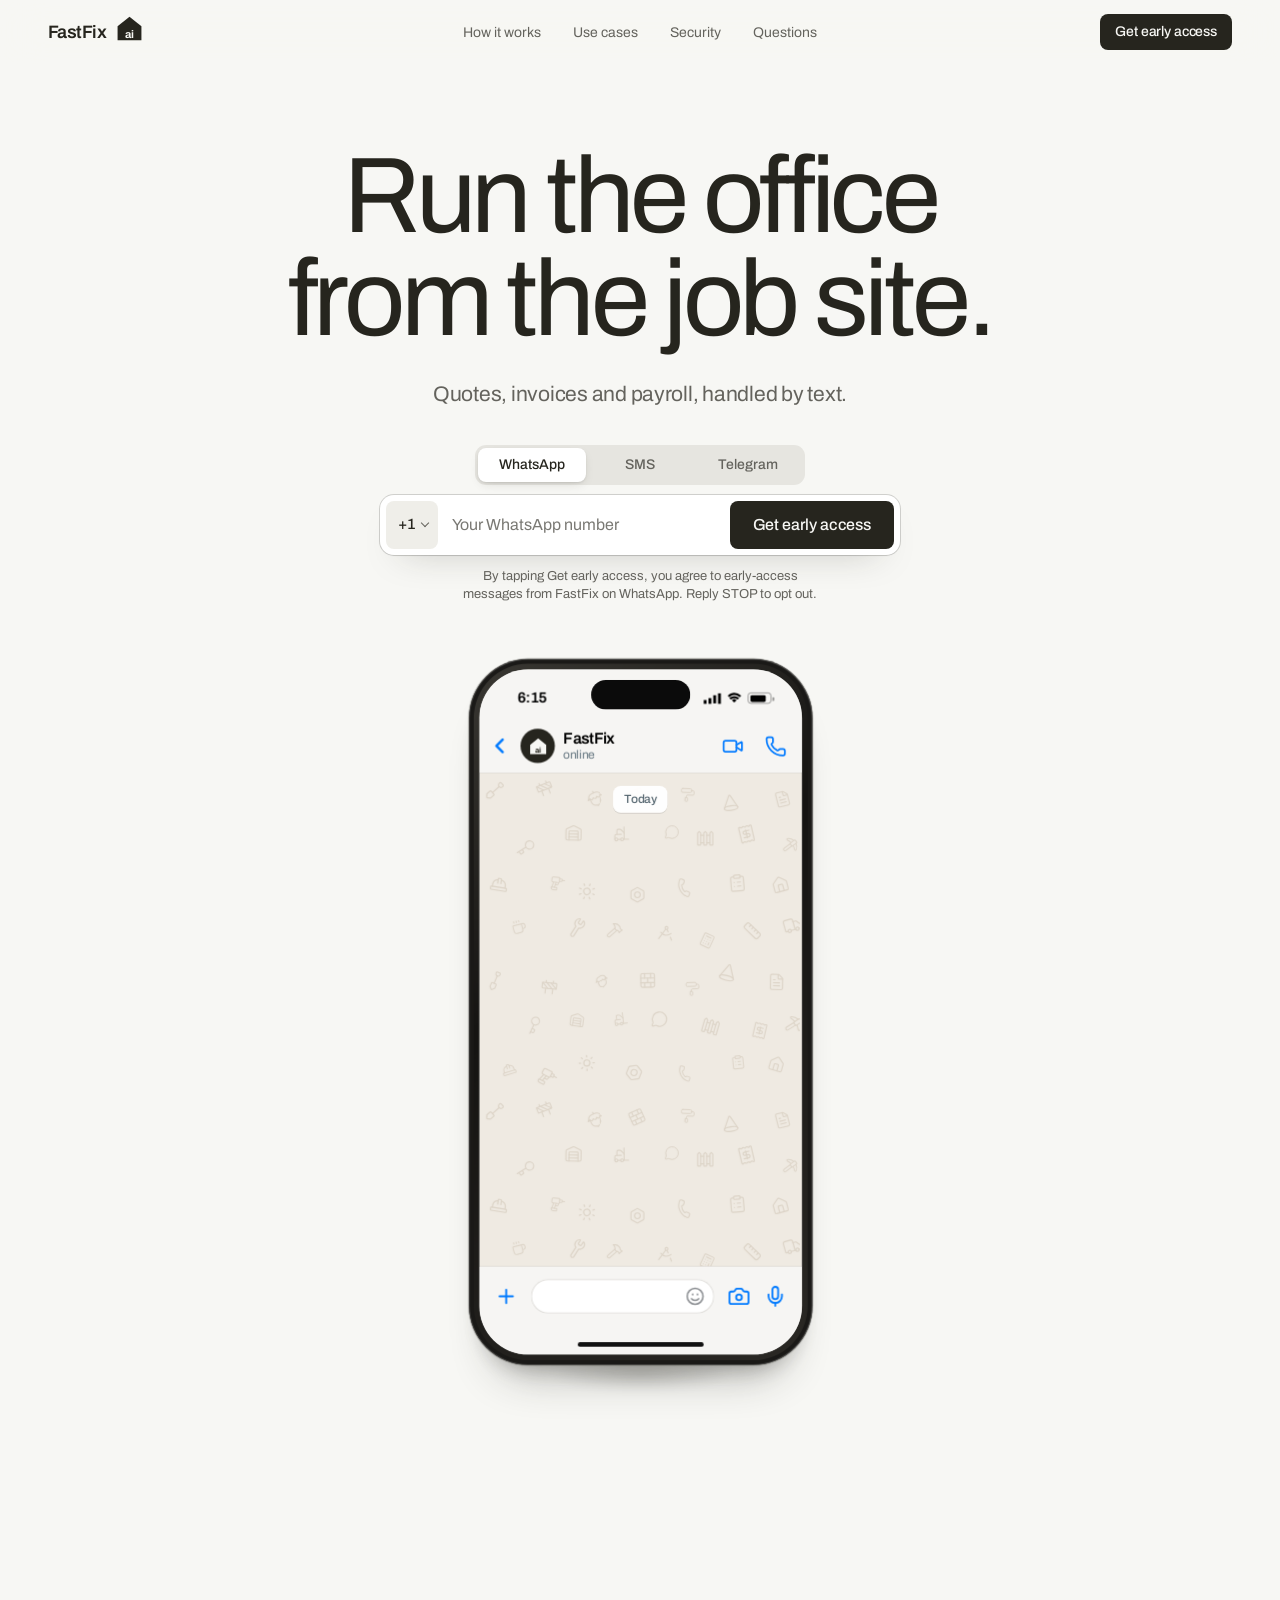
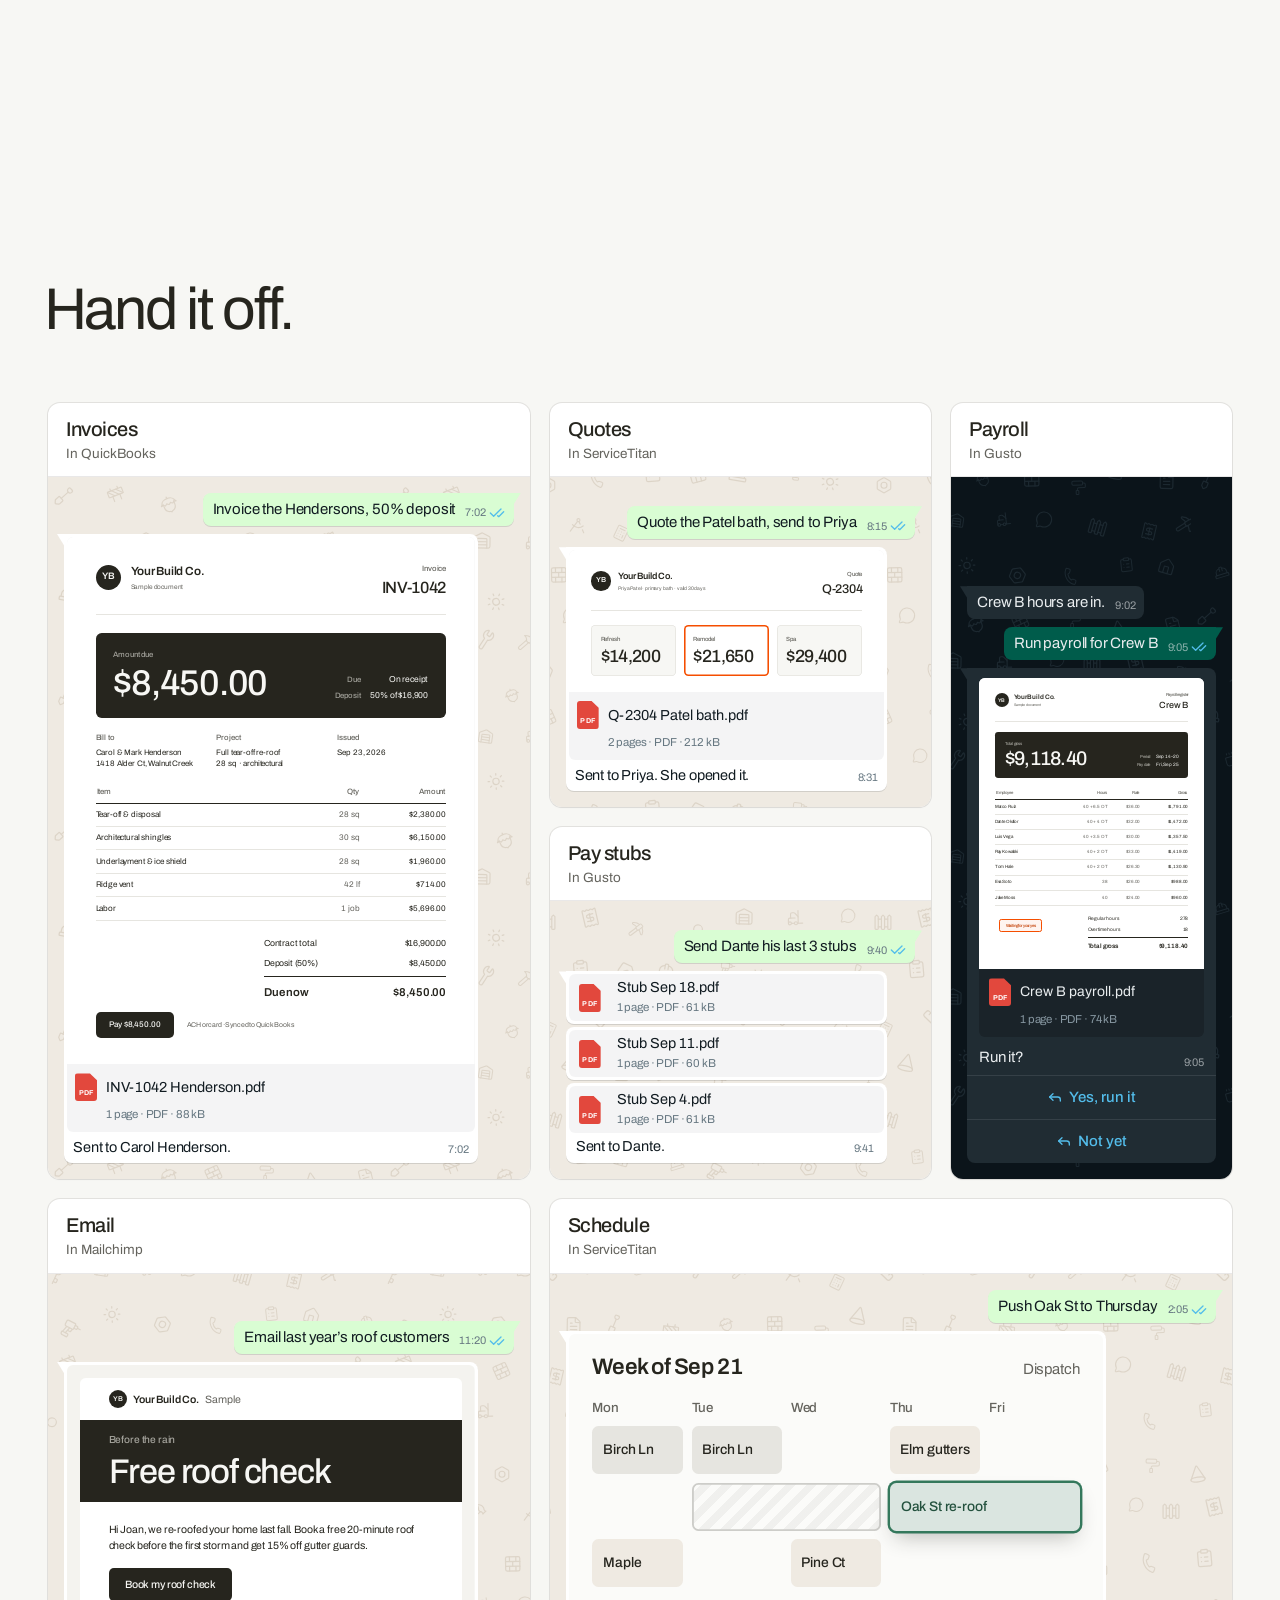
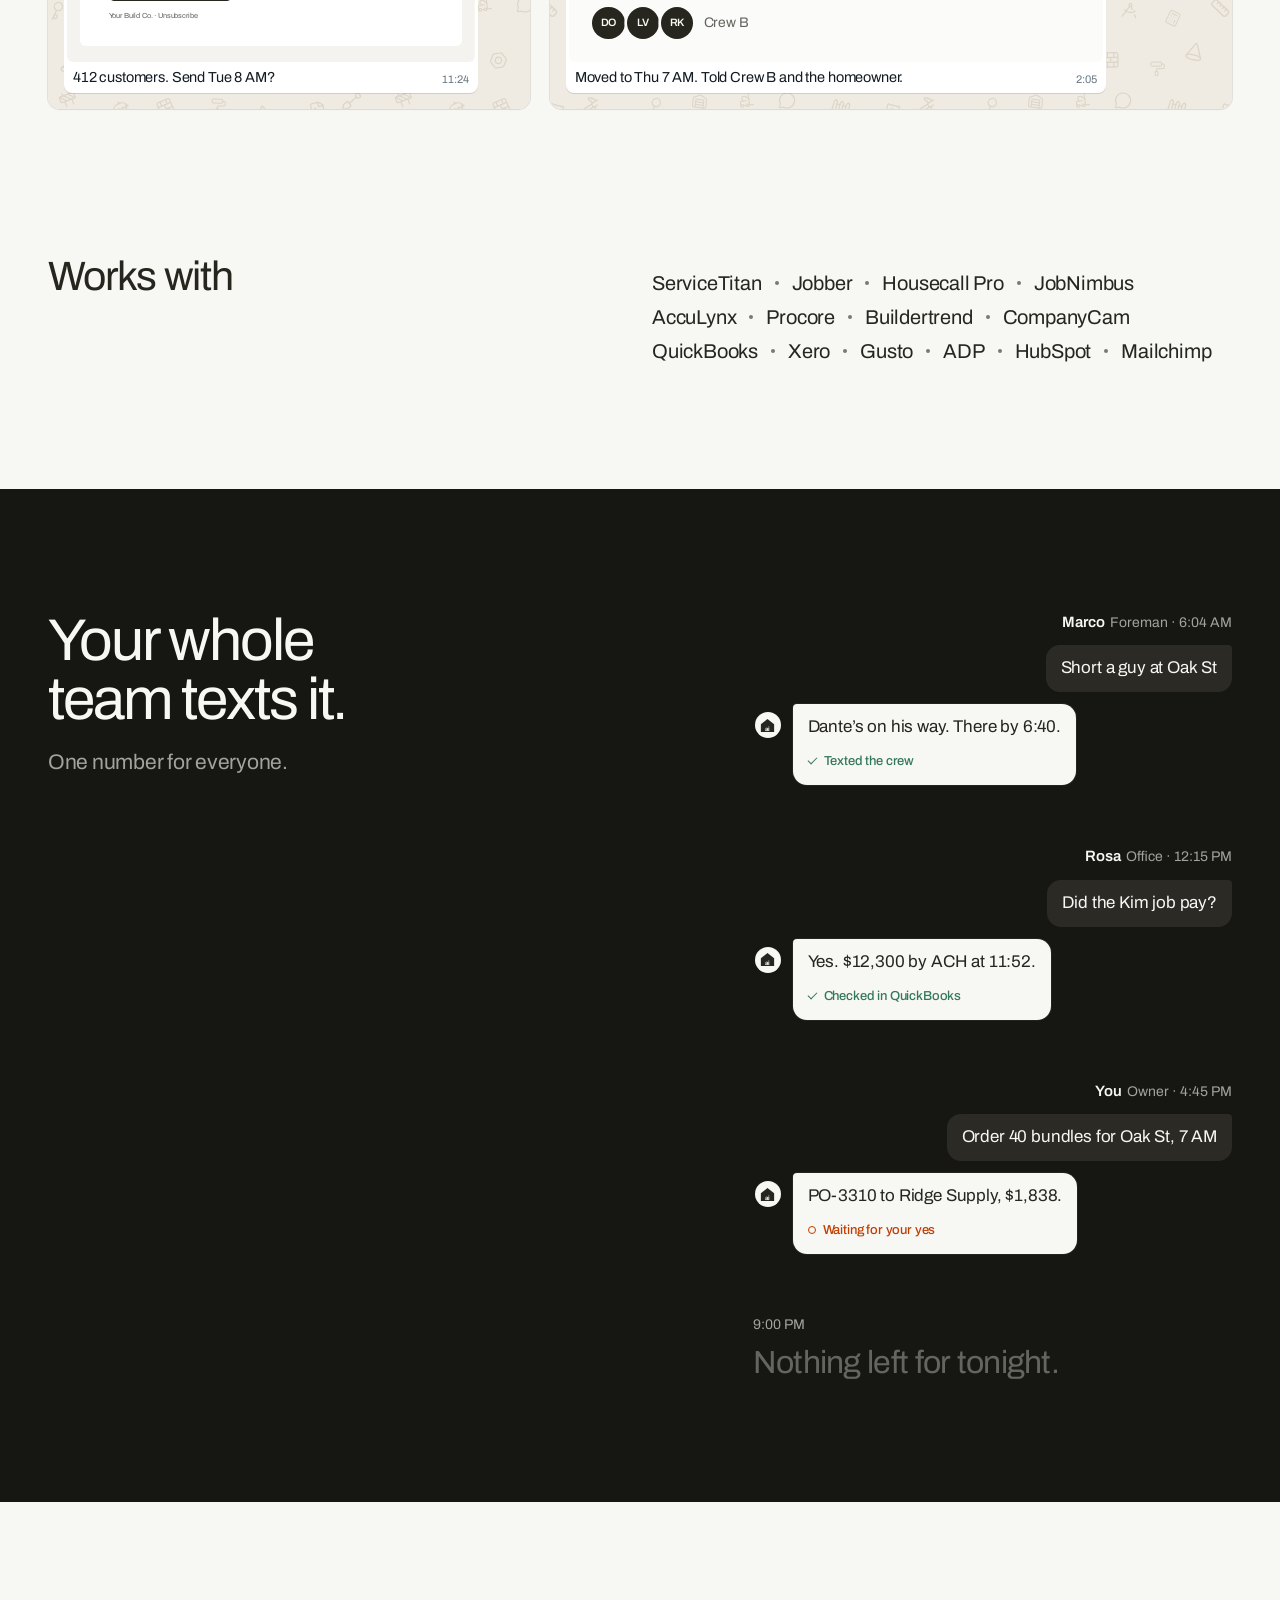
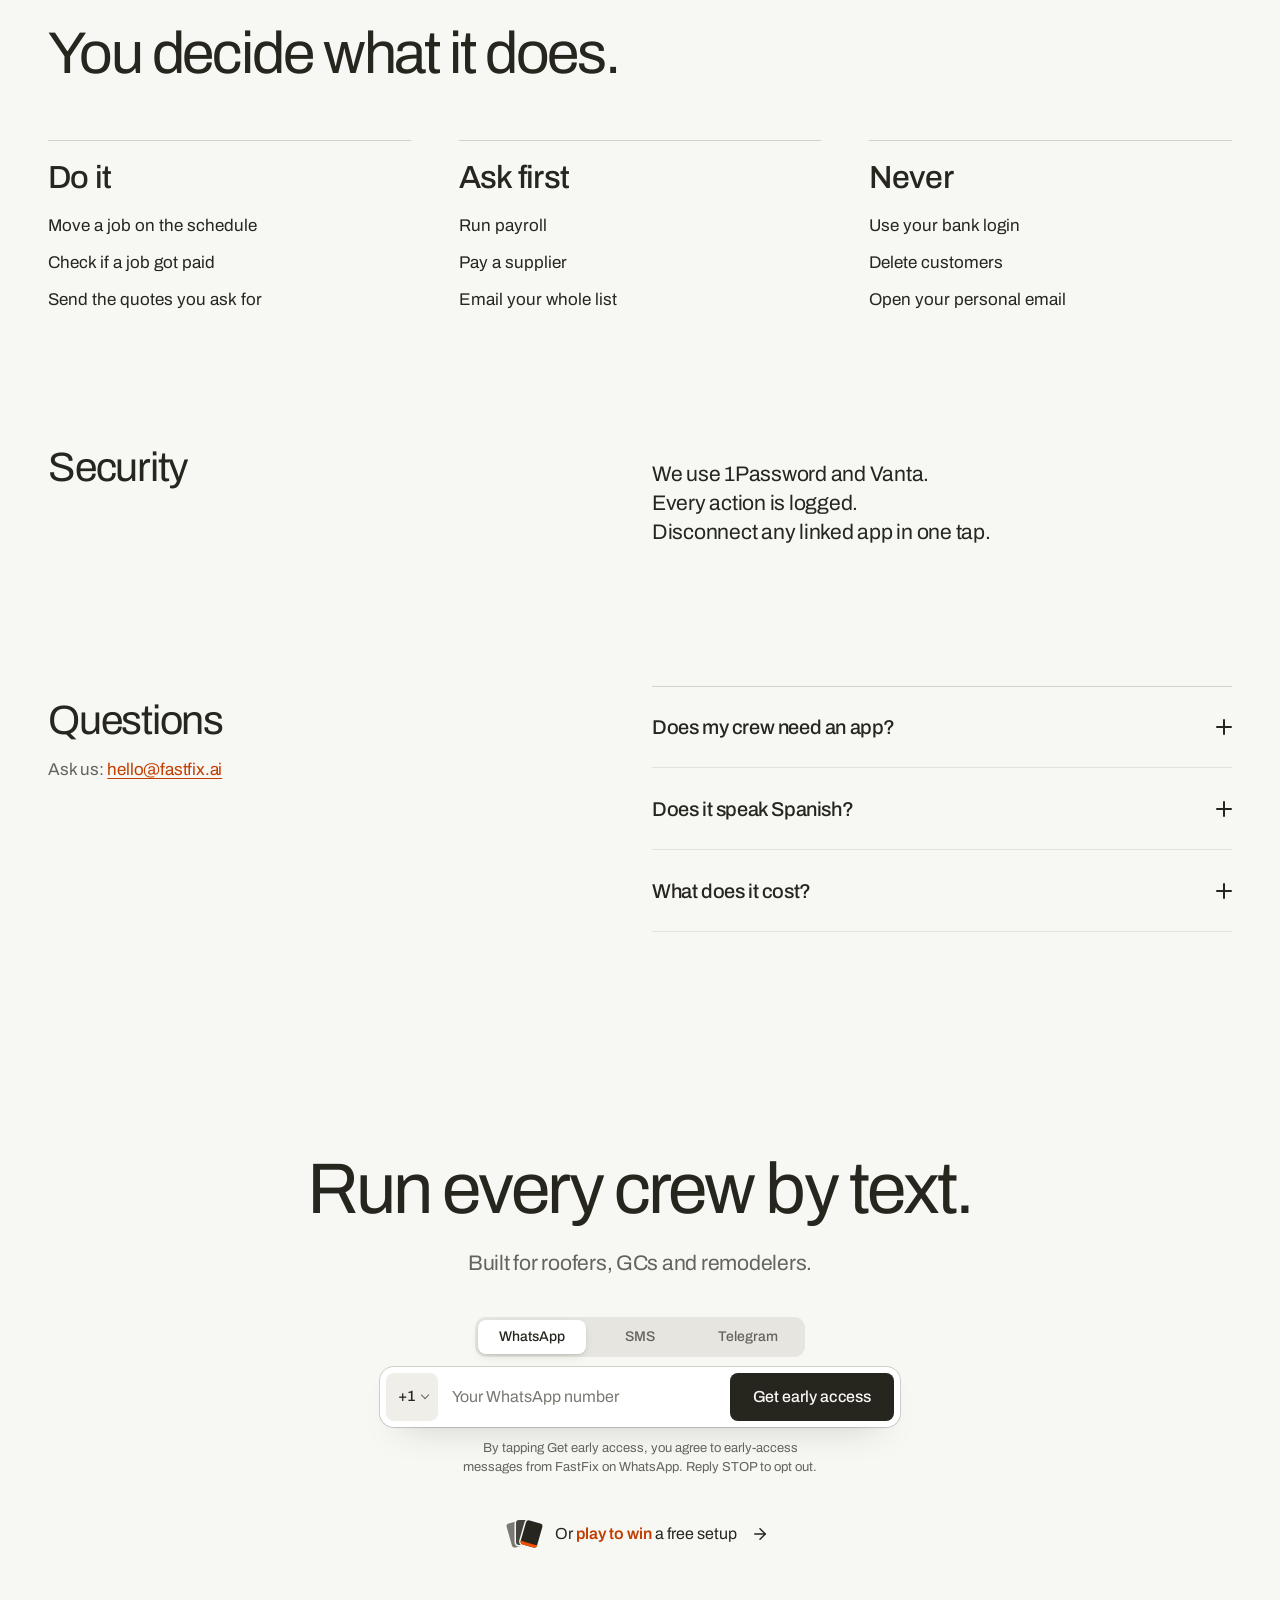
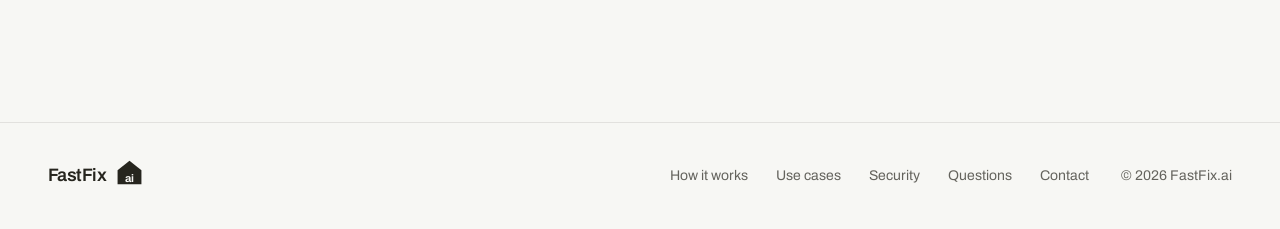
<file: fastfix/index.html>
<!doctype html>
<html lang="en" class="at-join">
<head>
  <meta charset="utf-8">
  <meta name="viewport" content="width=device-width, initial-scale=1, viewport-fit=cover">
  <title>FastFix — Run the office from the job site</title>
  <meta name="description" content="FastFix is the AI operator for construction companies. Text it on WhatsApp, SMS or Telegram to build quotes, send invoices and run payroll inside the software you already use.">
  <!-- Staging build: keep out of search until launch. -->
  <meta name="robots" content="noindex, nofollow">
  <meta name="theme-color" content="#f7f7f4">
  <meta name="color-scheme" content="light">
  <meta property="og:type" content="website">
  <meta property="og:title" content="FastFix — Run the office from the job site">
  <meta property="og:description" content="Quotes, invoices and payroll, handled by text.">
  <meta property="og:image" content="assets/og.png">
  <meta property="og:image:width" content="1200">
  <meta property="og:image:height" content="630">
  <meta name="twitter:card" content="summary_large_image">
  <link rel="icon" href="assets/favicon.svg" type="image/svg+xml">
  <link rel="preload" href="assets/fonts/archivo-var.woff2" as="font" type="font/woff2" crossorigin>
  <link rel="preload" href="assets/fonts/plex-mono-400.woff2" as="font" type="font/woff2" crossorigin>
  <link rel="stylesheet" href="assets/styles.css">
  <script src="assets/app.js" defer></script>
</head>
<body>
  <a class="skip" href="#main">Skip to content</a>

  <!-- Per-site settings read by app.js (not executed). -->
  <script type="application/json" id="site-config">
{
 "brand": "FastFix",
 "key": "fastfix",
 "code": "FF",
 "store": {
  "url": "https://tereebdcmlttqllpkpxg.supabase.co",
  "key": "sb_publishable_M21UCQOXw0t-4HlTxBK6yg_Wi6ynWss",
  "table": "waitlist_signups"
 },
 "prizes": [
  {
   "id": "paystubs",
   "code": "STUBS",
   "title": "Automate your pay stubs",
   "cmd": "Send Crew B their stubs",
   "won": "a free pay‑stub setup",
   "line": "Your pay stubs, set up free. You skip the waitlist."
  },
  {
   "id": "campaigns",
   "code": "EMAIL",
   "title": "Automate your email campaigns",
   "cmd": "Email the spring promo",
   "won": "a done‑for‑you email campaign",
   "line": "Your first campaign, done for you. You skip the waitlist."
  },
  {
   "id": "quotes",
   "code": "QUOTE",
   "title": "Automate your quotes",
   "cmd": "Quote the Kim addition",
   "won": "a free quote setup",
   "line": "Your quotes, set up free. You skip the waitlist."
  }
 ],
 "order": [
  "inv",
  "quo",
  "pay",
  "stb",
  "eml",
  "sch"
 ],
 "docs": {
  "inv": {
   "name": "INV-1042 Henderson.pdf",
   "sub": "1 page · Today at 7:02 AM",
   "cap": "Sent to Carol Henderson."
  },
  "quo": {
   "name": "Q-2304 Patel bath.pdf",
   "sub": "2 pages · Today at 8:31 AM",
   "cap": "Sent to Priya. She opened it."
  },
  "pay": {
   "name": "Crew B payroll.pdf",
   "sub": "1 page · Today at 9:05 AM",
   "cap": "$9,118.40 for 7 people. Pay date Fri, Sep 25."
  },
  "stb": {
   "name": "Pay stubs · D. Okafor.pdf",
   "names": [
    "Stub Sep 18.pdf",
    "Stub Sep 11.pdf",
    "Stub Sep 4.pdf"
   ],
   "sub": "1 page · Today at 9:41 AM",
   "cap": "Sent to Dante."
  },
  "eml": {
   "name": "Free roof check",
   "sub": "Email preview · Today at 11:24 AM",
   "cap": "412 customers. Send Tue 8 AM?"
  },
  "sch": {
   "name": "Dispatch · week of Sep 21",
   "sub": "Photo · Today at 2:05 PM",
   "cap": "Moved to Thu 7 AM. Told Crew B and the homeowner."
  }
 },
 "placeholders": {
  "whatsapp": "Your WhatsApp number",
  "sms": "Your mobile number",
  "telegram": "Your Telegram number"
 },
 "preview": "static"
}
  </script>

  <svg class="sprite" aria-hidden="true" focusable="false" xmlns="http://www.w3.org/2000/svg">
    <defs>
      <mask id="m-logo" maskUnits="userSpaceOnUse" x="0" y="0" width="24" height="24">
        <rect width="24" height="24" fill="#fff"/>
        <text x="12" y="20.3" text-anchor="middle" font-family="Archivo, Arial, Helvetica, sans-serif" font-size="9.8" font-weight="700" letter-spacing="-0.35" fill="#000">ai</text>
      </mask>
    </defs>
    <symbol id="i-logo" viewBox="0 0 24 24"><path d="M12 1.6 22.6 10v12.4H1.4V10Z" fill="currentColor" mask="url(#m-logo)"/></symbol>
    <symbol id="i-check" viewBox="0 0 24 24"><path fill="none" stroke="currentColor" stroke-width="2.25" stroke-linecap="round" stroke-linejoin="round" d="M20 6 9 17l-5-5"/></symbol>
    <symbol id="i-check-check" viewBox="0 0 24 24"><g fill="none" stroke="currentColor" stroke-width="2" stroke-linecap="round" stroke-linejoin="round"><path d="M18 6 7 17l-5-5"/><path d="m22 10-7.5 7.5L13 16"/></g></symbol>
    <symbol id="i-arrow-right" viewBox="0 0 24 24"><g fill="none" stroke="currentColor" stroke-width="2" stroke-linecap="round" stroke-linejoin="round"><path d="M5 12h14"/><path d="m12 5 7 7-7 7"/></g></symbol>
    <symbol id="i-x" viewBox="0 0 24 24"><g fill="none" stroke="currentColor" stroke-width="2" stroke-linecap="round"><path d="M18 6 6 18"/><path d="m6 6 12 12"/></g></symbol>
    <symbol id="i-copy" viewBox="0 0 24 24"><g fill="none" stroke="currentColor" stroke-width="2" stroke-linecap="round" stroke-linejoin="round"><rect width="14" height="14" x="8" y="8" rx="2"/><path d="M4 16c-1.1 0-2-.9-2-2V4c0-1.1.9-2 2-2h10c1.1 0 2 .9 2 2"/></g></symbol>
    <symbol id="i-back" viewBox="0 0 24 24"><path fill="none" stroke="currentColor" stroke-width="2.4" stroke-linecap="round" stroke-linejoin="round" d="m15 18-6-6 6-6"/></symbol>
    <symbol id="i-clip" viewBox="0 0 24 24"><path fill="none" stroke="currentColor" stroke-width="1.9" stroke-linecap="round" stroke-linejoin="round" d="m16 6-8.414 8.586a2 2 0 0 0 2.829 2.829l8.414-8.586a4 4 0 1 0-5.657-5.657l-8.379 8.551a6 6 0 1 0 8.485 8.485l8.379-8.551"/></symbol>
    <symbol id="i-plus" viewBox="0 0 24 24"><g fill="none" stroke="currentColor" stroke-width="2" stroke-linecap="round"><path d="M5 12h14"/><path d="M12 5v14"/></g></symbol>
    <symbol id="i-camera" viewBox="0 0 24 24"><g fill="none" stroke="currentColor" stroke-width="1.9" stroke-linecap="round" stroke-linejoin="round"><path d="M13.997 4a2 2 0 0 1 1.76 1.05l.486.9A2 2 0 0 0 18.003 7H20a2 2 0 0 1 2 2v9a2 2 0 0 1-2 2H4a2 2 0 0 1-2-2V9a2 2 0 0 1 2-2h1.997a2 2 0 0 0 1.759-1.048l.489-.904A2 2 0 0 1 10.004 4z"/><circle cx="12" cy="13" r="3"/></g></symbol>
    <symbol id="i-mic" viewBox="0 0 24 24"><g fill="none" stroke="currentColor" stroke-width="1.9" stroke-linecap="round" stroke-linejoin="round"><path d="M12 19v3"/><path d="M19 10v2a7 7 0 0 1-14 0v-2"/><rect x="9" y="2" width="6" height="13" rx="3"/></g></symbol>
    <symbol id="i-video" viewBox="0 0 24 24"><g fill="none" stroke="currentColor" stroke-width="1.9" stroke-linecap="round" stroke-linejoin="round"><path d="m16 13 5.223 3.482a.5.5 0 0 0 .777-.416V7.87a.5.5 0 0 0-.752-.432L16 10.5"/><rect x="2" y="6" width="14" height="12" rx="2"/></g></symbol>
    <symbol id="i-phone" viewBox="0 0 24 24"><path fill="none" stroke="currentColor" stroke-width="1.9" stroke-linecap="round" stroke-linejoin="round" d="M13.832 16.568a1 1 0 0 0 1.213-.303l.355-.465A2 2 0 0 1 17 15h3a2 2 0 0 1 2 2v3a2 2 0 0 1-2 2A18 18 0 0 1 2 4a2 2 0 0 1 2-2h3a2 2 0 0 1 2 2v3a2 2 0 0 1-.8 1.6l-.468.351a1 1 0 0 0-.292 1.233 14 14 0 0 0 6.392 6.384"/></symbol>
    <symbol id="i-smile" viewBox="0 0 24 24"><g fill="none" stroke="currentColor" stroke-width="1.9" stroke-linecap="round" stroke-linejoin="round"><path d="M15 10V9"/><path d="M16.472 15a6 6 0 01-8.943 0"/><path d="M9 10V9"/><circle cx="12" cy="12" r="10"/></g></symbol>
    <symbol id="i-reply" viewBox="0 0 24 24"><g fill="none" stroke="currentColor" stroke-width="2" stroke-linecap="round" stroke-linejoin="round"><path d="M20 18v-2a4 4 0 0 0-4-4H4"/><path d="m9 17-5-5 5-5"/></g></symbol>
    <symbol id="i-sliders" viewBox="0 0 24 24"><g fill="none" stroke="currentColor" stroke-width="1.6" stroke-linecap="round" stroke-linejoin="round"><path d="M10 5H3"/><path d="M12 19H3"/><path d="M14 3v4"/><path d="M16 17v4"/><path d="M21 12h-9"/><path d="M21 19h-5"/><path d="M21 5h-7"/><path d="M8 10v4"/><path d="M8 12H3"/></g></symbol>
    <symbol id="i-circle-check" viewBox="0 0 24 24"><g fill="none" stroke="currentColor" stroke-width="1.6" stroke-linecap="round" stroke-linejoin="round"><circle cx="12" cy="12" r="10"/><path d="m16 9-5.5 5.5L8 12"/></g></symbol>
    <symbol id="i-scroll" viewBox="0 0 24 24"><g fill="none" stroke="currentColor" stroke-width="1.6" stroke-linecap="round" stroke-linejoin="round"><path d="M15 12h-5"/><path d="M15 8h-5"/><path d="M19 17V5a2 2 0 0 0-2-2H4"/><path d="M8 21h12a2 2 0 0 0 2-2v-1a1 1 0 0 0-1-1H11a1 1 0 0 0-1 1v1a2 2 0 1 1-4 0V5a2 2 0 1 0-4 0v2a1 1 0 0 0 1 1h3"/></g></symbol>
    <symbol id="i-wifi" viewBox="0 0 17 12"><path fill="currentColor" d="M8.5 2.6c2.2 0 4.2.84 5.72 2.23a.5.5 0 0 0 .69-.01l1.05-1.06a.5.5 0 0 0-.01-.72A11.1 11.1 0 0 0 8.5 0C5.93 0 3.53.98 1.55 2.99a.5.5 0 0 0 0 .72l1.05 1.06c.19.19.5.2.7.01A8.2 8.2 0 0 1 8.5 2.6Zm0 3.52c1.28 0 2.46.48 3.37 1.28a.5.5 0 0 0 .69-.02l1.05-1.06a.5.5 0 0 0-.02-.73A6.7 6.7 0 0 0 8.5 3.84a6.7 6.7 0 0 0-5.09 1.75.5.5 0 0 0-.02.73l1.05 1.06c.19.19.49.2.69.02a5 5 0 0 1 3.37-1.28Zm2.33 2.58a.5.5 0 0 0-.03-.74 3.5 3.5 0 0 0-4.6 0 .5.5 0 0 0-.03.74l1.97 1.99a.5.5 0 0 0 .71 0l1.98-1.99Z"/></symbol>
    <symbol id="i-power" viewBox="0 0 24 24"><g fill="none" stroke="currentColor" stroke-width="1.6" stroke-linecap="round" stroke-linejoin="round"><path d="M12 2v10"/><path d="M18.4 6.6a9 9 0 1 1-12.77.04"/></g></symbol>
    <symbol id="i-next" viewBox="0 0 24 24"><path fill="none" stroke="currentColor" stroke-width="2.4" stroke-linecap="round" stroke-linejoin="round" d="m9 18 6-6-6-6"/></symbol>
    <symbol id="i-file" viewBox="0 0 24 24"><g fill="none" stroke="currentColor" stroke-width="1.8" stroke-linecap="round" stroke-linejoin="round"><path d="M6 22a2 2 0 0 1-2-2V4a2 2 0 0 1 2-2h8a2.4 2.4 0 0 1 1.704.706l3.588 3.588A2.4 2.4 0 0 1 20 8v12a2 2 0 0 1-2 2z"/><path d="M14 2v5a1 1 0 0 0 1 1h5"/></g></symbol>
    <symbol id="i-expand" viewBox="0 0 24 24"><g fill="none" stroke="currentColor" stroke-width="2" stroke-linecap="round" stroke-linejoin="round"><path d="M15 3h6v6"/><path d="m21 3-7 7"/><path d="m3 21 7-7"/><path d="M9 21H3v-6"/></g></symbol>
    <symbol id="i-key" viewBox="0 0 24 24"><g fill="none" stroke="currentColor" stroke-width="1.8" stroke-linecap="round" stroke-linejoin="round"><path d="M2.586 17.414A2 2 0 0 0 2 18.828V21a1 1 0 0 0 1 1h3a1 1 0 0 0 1-1v-1a1 1 0 0 1 1-1h1a1 1 0 0 0 1-1v-1a1 1 0 0 1 1-1h.172a2 2 0 0 0 1.414-.586l.814-.814a6.5 6.5 0 1 0-4-4z"/><circle cx="16.5" cy="7.5" r=".6" fill="currentColor"/></g></symbol>
    <symbol id="i-shield" viewBox="0 0 24 24"><g fill="none" stroke="currentColor" stroke-width="1.8" stroke-linecap="round" stroke-linejoin="round"><path d="M20 13c0 5-3.5 7.5-7.66 8.95a1 1 0 0 1-.67-.01C7.5 20.5 4 18 4 13V6a1 1 0 0 1 1-1c2 0 4.5-1.2 6.24-2.72a1.17 1.17 0 0 1 1.52 0C14.51 3.81 17 5 19 5a1 1 0 0 1 1 1z"/><path d="m9 12 2 2 4-4"/></g></symbol>
    <symbol id="i-cards" viewBox="0 0 24 24"><g fill="none" stroke="currentColor" stroke-width="1.8" stroke-linejoin="round"><rect x="2.8" y="6.2" width="10" height="14.5" rx="1.8" transform="rotate(-12 7.8 13.45)"/><rect x="10.5" y="3.5" width="10" height="14.5" rx="1.8" transform="rotate(10 15.5 10.75)" fill="currentColor"/></g></symbol>
  </svg>

  <header class="nav" id="top">
    <div class="wrap nav__in">
      <a class="brand" href="#top" aria-label="FastFix home">
        <span class="brand__name">FastFix</span>
        <svg class="brand__mark" aria-hidden="true"><use href="#i-logo"/></svg>
      </a>
      <nav class="nav__links" aria-label="Primary">
        <a href="#how">How it works</a>
        <a href="#jobs">Use cases</a>
        <a href="#security">Security</a>
        <a href="#faq">Questions</a>
      </nav>
      <a class="btn btn--ink btn--sm" href="#join">Get early access</a>
    </div>
  </header>

  <main id="main">
    <!-- Hero -->
    <section class="hero" aria-labelledby="hero-title">
      <div class="wrap hero__in">
        <h1 id="hero-title" class="display hero__title">
          <span class="line"><span>Run the office</span></span>
          <span class="line"><span>from the job&nbsp;site.</span></span>
        </h1>
        <p class="lead hero__lead">Quotes, invoices and payroll, handled by&nbsp;text.</p>
        <form class="join join--center" data-join data-source="hero" novalidate>
          <fieldset class="chan">
            <legend class="sr-only">Reach me on</legend>
            <label><input type="radio" name="channel" value="whatsapp" checked><span>WhatsApp</span></label>
            <label><input type="radio" name="channel" value="sms"><span>SMS</span></label>
            <label><input type="radio" name="channel" value="telegram"><span>Telegram</span></label>
          </fieldset>
          <div class="join__box">
            <label class="join__cc"><span class="sr-only">Country code</span>
              <select name="cc"><option value="1" selected>+1 US / Canada</option><option value="52">+52 Mexico</option><option value="57">+57 Colombia</option><option value="34">+34 Spain</option><option value="44">+44 UK</option></select>
              <span class="join__ccv" aria-hidden="true" data-cc-label>+1</span></label>
            <label class="sr-only" for="hero-phone">Mobile number</label>
            <input id="hero-phone" class="field" name="phone" type="tel" inputmode="tel" autocomplete="tel-national" placeholder="Your WhatsApp number" aria-describedby="hero-hint hero-msg" required>
            <input class="hp" name="company_website" type="text" tabindex="-1" autocomplete="off" aria-hidden="true">
            <button class="btn btn--ink" type="submit">Get early access</button>
          </div>
          <p class="join__msg" id="hero-msg" role="status" aria-live="polite"></p>
          <p class="join__hint" id="hero-hint" data-hint>By tapping Get early access, you agree to early-access messages from FastFix on WhatsApp. Reply STOP to opt&nbsp;out.</p>
        </form>
      </div>
    </section>

    <!-- How it works: pinned, scroll-driven -->
    <section id="how" class="story" aria-labelledby="story-title" data-story>
      <div class="story__sticky">
        <div class="wrap story__grid">
          <div class="story__copy">
            <h2 id="story-title" class="sr-only">How it works</h2>
            <ol class="steps" data-steps>
              <li class="step is-active" data-range="0,0.18"><h3>You text&nbsp;it.</h3><p>No new&nbsp;app.</p><i class="step__bar" aria-hidden="true"></i></li>
              <li class="step" data-range="0.18,0.44"><h3>It does the&nbsp;work.</h3><p>In ServiceTitan, QuickBooks and Gusto.</p><i class="step__bar" aria-hidden="true"></i></li>
              <li class="step" data-range="0.44,0.64"><h3>You get the&nbsp;PDF.</h3><p>Right in the chat.</p><i class="step__bar" aria-hidden="true"></i></li>
              <li class="step" data-range="0.64,1"><h3>Money waits for your&nbsp;yes.</h3><p>It asks before payroll or&nbsp;payments.</p><i class="step__bar" aria-hidden="true"></i></li>
            </ol>
            <div class="story__controls">
              <div class="seg" role="radiogroup" aria-label="Show the chat in">
                <button type="button" role="radio" aria-checked="true" data-channel="WhatsApp">WhatsApp</button>
                <button type="button" role="radio" aria-checked="false" data-channel="SMS">SMS</button>
                <button type="button" role="radio" aria-checked="false" data-channel="Telegram">Telegram</button>
              </div>
            </div>
          </div>

          <div class="story__stage">
            <div class="device" data-device>
              <div class="phone" data-phone data-channel="WhatsApp" aria-hidden="true">
                <div class="phone__screen">
                  <div class="status"><span data-status-time>6:12</span><span class="status__icons"><i class="bars"></i><svg class="wifi"><use href="#i-wifi"/></svg><i class="batt"></i></span></div>
                  <div class="app-head">
                    <svg class="app-head__back"><use href="#i-back"/></svg>
                    <span class="app-head__backlabel">Chats</span>
                    <span class="avatar"><svg><use href="#i-logo"/></svg></span>
                    <span class="app-head__who"><b>FastFix</b><small data-channel-label>online</small></span>
                    <span class="app-head__icons"><svg><use href="#i-video"/></svg><svg><use href="#i-phone"/></svg></span>
                  </div>
                  <div class="thread" data-thread>
                    <div class="thread__list" data-thread-list>
                      <p class="day-chip" data-time="6:12 AM">Today</p>
                      <div class="msg msg--out" data-at="0"><span class="msg__text">Quote the Garcia re-roof, 32&nbsp;sq, send&nbsp;to&nbsp;Maria</span><span class="msg__meta">6:12<svg class="tick2"><use href="#i-check-check"/></svg><svg class="tick1"><use href="#i-check"/></svg></span></div>
                      <div class="typing" data-from="0.08" data-to="0.2"><span class="typing__bubble"><i></i><i></i><i></i></span></div>
                      <div class="msg msg--in" data-at="0.2"><span class="msg__text">On it. Pricing it in ServiceTitan.</span><span class="msg__meta">6:12</span></div>
                      <div class="typing" data-from="0.26" data-to="0.44"><span class="typing__bubble"><i></i><i></i><i></i></span></div>
                      <div class="msg msg--in" data-at="0.44">
                        <span class="wa-doc">
                          <span class="wa-doc__page" aria-hidden="true"><span class="mini__top"><b>Your Build Co.</b><span>Quote Q-2291</span></span><span class="mini__title">Garcia re-roof · 32 sq</span><span class="mini__row"><span>Good</span><span>$21,480</span></span><span class="mini__row is-pick"><span>Better</span><span>$24,860</span></span><span class="mini__row"><span>Best</span><span>$28,950</span></span></span>
                          <span class="wa-doc__row"><span class="wa-doc__icon">PDF</span><span class="wa-doc__name">Q-2291 Garcia re-roof.pdf</span></span>
                          <span class="wa-doc__meta">2 pages · PDF · 184 kB</span>
                        </span>
                        <span class="msg__text">Sent to Maria.</span><span class="msg__meta">6:13</span>
                      </div>
                      <div class="msg msg--out" data-at="0.66"><span class="msg__text">Run payroll for Eli, 46.5&nbsp;hrs</span><span class="msg__meta">6:14<svg class="tick2"><use href="#i-check-check"/></svg><svg class="tick1"><use href="#i-check"/></svg></span></div>
                      <div class="typing" data-from="0.69" data-to="0.75"><span class="typing__bubble"><i></i><i></i><i></i></span></div>
                      <div class="msg msg--in msg--ask" data-at="0.75">
                        <span class="msg__body"><span class="msg__text">Eli Brooks: $1,691.50 gross, with&nbsp;overtime. Run&nbsp;it?</span><span class="msg__meta">6:14</span></span>
                        <span class="wa-actions"><span class="wa-action" data-press="0.82"><svg><use href="#i-reply"/></svg>Yes, run it</span><span class="wa-action"><svg><use href="#i-reply"/></svg>Not yet</span></span>
                      </div>
                      <div class="msg msg--out" data-at="0.85"><span class="msg__text">Yes, run it</span><span class="msg__meta">6:15<svg class="tick2"><use href="#i-check-check"/></svg><svg class="tick1"><use href="#i-check"/></svg></span></div>
                      <div class="typing" data-from="0.88" data-to="0.93"><span class="typing__bubble"><i></i><i></i><i></i></span></div>
                      <div class="msg msg--in" data-at="0.93">
                        <span class="wa-doc">
                          <span class="wa-doc__row"><span class="wa-doc__icon">PDF</span><span class="wa-doc__name">Pay stub E. Brooks.pdf</span></span>
                          <span class="wa-doc__meta">1 page · PDF · 62 kB</span>
                        </span>
                        <span class="msg__text">Done in Gusto. Stub sent to Eli.</span><span class="msg__meta">6:15</span>
                      </div>
                    </div>
                  </div>
                  <div class="composer">
                    <svg class="composer__clip"><use href="#i-clip"/></svg>
                    <svg class="composer__plus"><use href="#i-plus"/></svg>
                    <span class="composer__field"><span data-channel-input></span><svg class="composer__smile"><use href="#i-smile"/></svg><svg class="composer__inmic"><use href="#i-mic"/></svg></span>
                    <svg class="composer__cam"><use href="#i-camera"/></svg>
                    <svg class="composer__mic"><use href="#i-mic"/></svg>
                  </div>
                </div>
              </div>
            </div>
          </div>
        </div>
      </div>
      <p class="sr-only">Example: an owner texts FastFix for a re-roof quote. It prices the job in ServiceTitan and emails the customer three options from $21,480 to $28,950. The owner then asks for Eli’s payroll; FastFix shows $1,691.50 gross, waits for a yes, runs it in Gusto and sends Eli his pay stub.</p>
    </section>

    <!-- Use cases: every job comes back as a finished document -->
    <section id="jobs" class="section jobs" aria-labelledby="jobs-title">
      <div class="wrap">
        <div class="head jobs__head" data-reveal>
          <h2 id="jobs-title" class="h2">Hand it&nbsp;off.</h2>
        </div>

        <nav class="jobs__index" aria-label="Jobs" data-jobs-index>
          <a href="#job-inv" aria-current="true">Invoices</a><a href="#job-quo">Quotes</a><a href="#job-pay">Payroll</a><a href="#job-stb">Pay stubs</a><a href="#job-eml">Email</a><a href="#job-sch">Schedule</a>
        </nav>

        <ol class="jobs__grid" data-jobs>
          <!-- 1. Invoice: hero, portrait page -->
          <li class="job job--inv" id="job-inv" data-reveal>
            <header class="job__head"><div><h3>Invoices</h3><p class="job__tool">In QuickBooks</p></div></header>
            <div class="job__chat wall">
              <p class="tb tb--out">Invoice the Hendersons, 50%&nbsp;deposit<span class="tb__meta">7:02<svg><use href="#i-check-check"/></svg></span></p>
              <div class="tb tb--in wdoc">
                <div class="wdoc__page" aria-hidden="true" inert>
                  <div class="paper" data-paper="inv">
                    <div class="pg pg--inv">
                      <div class="pg__top">
                        <div class="pg__brand"><i class="pg__logo pg__logo--round" data-mono="YB"></i><div><b>Your Build Co.</b><span>Sample document</span></div></div>
                        <div class="pg__id"><span>Invoice</span><b>INV-1042</b></div>
                      </div>
                      <div class="pg__due">
                        <div><span>Amount due</span><b>$8,450.00</b></div>
                        <div><span>Due</span><em>On receipt</em><span>Deposit</span><em>50% of $16,900</em></div>
                      </div>
                      <div class="pg__meta">
                        <div><span>Bill to</span>Carol &amp; Mark Henderson<br>1418 Alder Ct, Walnut Creek</div>
                        <div><span>Project</span>Full tear-off re-roof<br>28 sq · architectural</div>
                        <div><span>Issued</span>Sep 23, 2026</div>
                      </div>
                      <table class="pg__lines">
                        <thead><tr><th>Item</th><th>Qty</th><th>Amount</th></tr></thead>
                        <tbody>
                          <tr><td>Tear-off &amp; disposal</td><td>28 sq</td><td>$2,380.00</td></tr>
                          <tr><td>Architectural shingles</td><td>30 sq</td><td>$6,150.00</td></tr>
                          <tr><td>Underlayment &amp; ice shield</td><td>28 sq</td><td>$1,960.00</td></tr>
                          <tr><td>Ridge vent</td><td>42 lf</td><td>$714.00</td></tr>
                          <tr><td>Labor</td><td>1 job</td><td>$5,696.00</td></tr>
                        </tbody>
                      </table>
                      <div class="pg__close">
                        <div class="pg__sum">
                          <p><span>Contract total</span><span>$16,900.00</span></p>
                          <p><span>Deposit (50%)</span><span>$8,450.00</span></p>
                          <p class="is-total"><span>Due now</span><span>$8,450.00</span></p>
                        </div>
                      </div>
                      <div class="pg__foot"><span class="pg__pay">Pay $8,450.00</span><span>ACH or card · Synced to QuickBooks</span></div>
                    </div>
                  </div>
                </div>
                <button class="wdoc__row" type="button" data-doc="inv" aria-haspopup="dialog">
                  <span class="wdoc__icon" aria-hidden="true">PDF</span>
                  <span class="wdoc__name"><span class="sr-only">Open </span>INV-1042 Henderson.pdf</span>
                </button>
                <span class="wdoc__meta">1 page · PDF · 88 kB</span>
                <p class="wdoc__cap">Sent to Carol&nbsp;Henderson.<span class="tb__meta">7:02</span></p>
              </div>
            </div>
          </li>

          <!-- 2. Quotes: three tiers -->
          <li class="job job--quo" id="job-quo" data-reveal>
            <header class="job__head"><div><h3>Quotes</h3><p class="job__tool">In ServiceTitan</p></div></header>
            <div class="job__chat wall">
              <p class="tb tb--out">Quote the Patel bath, send&nbsp;to&nbsp;Priya<span class="tb__meta">8:15<svg><use href="#i-check-check"/></svg></span></p>
              <div class="tb tb--in wdoc">
                <div class="wdoc__page" aria-hidden="true" inert>
                  <div class="paper" data-paper="quo">
                    <div class="pg pg--quo">
                      <div class="pg__top">
                        <div class="pg__brand"><i class="pg__logo pg__logo--round" data-mono="YB"></i><div><b>Your Build Co.</b><span>Priya Patel · primary bath · valid 30 days</span></div></div>
                        <div class="pg__id"><span>Quote</span><b>Q-2304</b></div>
                      </div>
                      <ul class="pg__tiers">
                        <li><span>Refresh</span><b>$14,200</b><small>Vanity, tile surround, fixtures</small></li>
                        <li class="is-pick"><span>Remodel</span><b>$21,650</b><small>Walk-in shower, heated floor</small><em>Recommended</em></li>
                        <li><span>Spa</span><b>$29,400</b><small>Wet room, soaking tub, niche</small></li>
                      </ul>
                      <table class="pg__lines">
                        <thead><tr><th>Remodel includes</th><th>Qty</th><th>Amount</th></tr></thead>
                        <tbody>
                          <tr><td>Demo &amp; haul-away</td><td>1</td><td>$1,850.00</td></tr>
                          <tr><td>Curbless shower pan &amp; glass</td><td>1</td><td>$6,400.00</td></tr>
                          <tr><td>Heated floor</td><td>62 sq ft</td><td>$2,170.00</td></tr>
                          <tr><td>Porcelain tile, set</td><td>210 sq ft</td><td>$5,880.00</td></tr>
                          <tr><td>Plumbing &amp; electrical</td><td>1</td><td>$5,350.00</td></tr>
                        </tbody>
                      </table>
                      <div class="pg__foot"><span class="pg__pay">Approve an option</span><span>30% to book · Built in ServiceTitan</span></div>
                    </div>
                  </div>
                </div>
                <button class="wdoc__row" type="button" data-doc="quo" aria-haspopup="dialog">
                  <span class="wdoc__icon" aria-hidden="true">PDF</span>
                  <span class="wdoc__name"><span class="sr-only">Open </span>Q-2304 Patel bath.pdf</span>
                </button>
                <span class="wdoc__meta">2 pages · PDF · 212 kB</span>
                <p class="wdoc__cap">Sent to Priya. She opened&nbsp;it.<span class="tb__meta">8:31</span></p>
              </div>
            </div>
          </li>

          <!-- 3. Payroll: dark, approval -->
          <li class="job job--pay" id="job-pay" data-reveal>
            <header class="job__head"><div><h3>Payroll</h3><p class="job__tool">In Gusto</p></div></header>
            <div class="job__chat wall wall--dark">
              <p class="tb tb--in tb--pre">Crew B hours are in.<span class="tb__meta">9:02</span></p>
              <p class="tb tb--out">Run payroll for Crew&nbsp;B<span class="tb__meta">9:05<svg><use href="#i-check-check"/></svg></span></p>
              <div class="tb tb--in wask" data-ask>
                <p class="wask__kicker">Sep 14–20</p>
                <p class="wask__num">$9,118.40</p>
                <dl class="wask__rows">
                  <div><dt>People</dt><dd>7</dd></div>
                  <div><dt>Hours</dt><dd>278 + 18 OT</dd></div>
                  <div><dt>Pay date</dt><dd>Fri, Sep 25</dd></div>
                </dl>
                <div class="wdoc__page wask__page wask__page--rows" aria-hidden="true" inert><div class="paper" data-paper="pay"><div class="pg pg--reg">
          <div class="pg__top"><div class="pg__brand"><i class="pg__logo pg__logo--round" data-mono="YB"></i><div><b>Your Build Co.</b><span>Sample document</span></div></div><div class="pg__id"><span>Payroll register</span><b>Crew B</b></div></div>
          <div class="pg__due"><div><span>Total gross</span><b>$9,118.40</b></div><div><span>Period</span><em>Sep 14–20</em><span>Pay date</span><em>Fri, Sep 25</em></div></div>
          <table class="pg__lines">
            <thead><tr><th>Employee</th><th>Hours</th><th>Rate</th><th>Gross</th></tr></thead>
            <tbody><tr><td>Marco Ruiz</td><td>40 + 6.5 OT</td><td>$36.00</td><td>$1,791.00</td></tr><tr><td>Dante Okafor</td><td>40 + 4 OT</td><td>$32.00</td><td>$1,472.00</td></tr><tr><td>Luis Vega</td><td>40 + 3.5 OT</td><td>$30.00</td><td>$1,357.50</td></tr><tr><td>Ray Kowalski</td><td>40 + 2 OT</td><td>$33.00</td><td>$1,419.00</td></tr><tr><td>Tom Hale</td><td>40 + 2 OT</td><td>$26.30</td><td>$1,130.90</td></tr><tr><td>Eva Soto</td><td>38</td><td>$26.00</td><td>$988.00</td></tr><tr><td>Jake Moss</td><td>40</td><td>$24.00</td><td>$960.00</td></tr></tbody>
          </table>
          <div class="pg__close">
            <span class="pg__stamp pg__stamp--wait">Waiting for your yes</span>
            <div class="pg__sum"><p><span>Regular hours</span><span>278</span></p><p><span>Overtime hours</span><span>18</span></p><p class="is-total"><span>Total gross</span><span>$9,118.40</span></p></div>
          </div>
          <div class="pg__foot"><span>Runs in Gusto</span></div>
        </div></div></div>
                <button class="wask__file" type="button" data-doc="pay" aria-haspopup="dialog"><span class="wdoc__icon" aria-hidden="true">PDF</span><span><span class="sr-only">Open </span>Crew B payroll.pdf</span></button>
                <span class="wdoc__meta">1 page · PDF · 74 kB</span>
                <p class="wask__wait">Run it?<span class="tb__meta">9:05</span></p>
                <div class="wask__acts">
                  <button type="button" class="wask__act wask__act--yes" data-approve><svg class="ico" aria-hidden="true"><use href="#i-reply"/></svg>Yes, run it</button>
                  <button type="button" class="wask__act" data-hold><svg class="ico" aria-hidden="true"><use href="#i-reply"/></svg>Not yet</button>
                </div>
              </div>
              <p class="tb tb--out wask__reply" data-reply="yes" hidden>Yes, run it<span class="tb__meta">9:06<svg><use href="#i-check-check"/></svg></span></p>
              <p class="tb tb--in wask__done" data-done="yes" hidden><svg class="ico" aria-hidden="true"><use href="#i-check"/></svg>Done in Gusto. Crew B gets paid&nbsp;Friday.<span class="tb__meta">9:06</span></p>
              <p class="tb tb--out wask__reply" data-reply="hold" hidden>Not yet<span class="tb__meta">9:06<svg><use href="#i-check-check"/></svg></span></p>
              <p class="tb tb--in wask__done" data-done="hold" hidden>Holding it. Nothing gets paid until you say&nbsp;so.<span class="tb__meta">9:06</span></p>
            </div>
          </li>

          <!-- 4. Pay stubs: three files -->
          <li class="job job--stb" id="job-stb" data-reveal>
            <header class="job__head"><div><h3>Pay stubs</h3><p class="job__tool">In Gusto</p></div></header>
            <div class="job__chat wall">
              <p class="tb tb--out">Send Dante his last 3&nbsp;stubs<span class="tb__meta">9:40<svg><use href="#i-check-check"/></svg></span></p>
              <div class="wfiles">
                <div class="tb tb--in wfile">
                  <span class="wdoc__icon" aria-hidden="true">PDF</span>
                  <button class="wfile__row" type="button" data-doc="stb" data-page="0" aria-haspopup="dialog"><span class="sr-only">Open </span>Stub Sep 18.pdf</button>
                  <span class="wfile__meta">1 page · PDF · 61 kB</span>
                </div>
                <div class="tb tb--in wfile">
                  <span class="wdoc__icon" aria-hidden="true">PDF</span>
                  <button class="wfile__row" type="button" data-doc="stb" data-page="1" aria-haspopup="dialog"><span class="sr-only">Open </span>Stub Sep 11.pdf</button>
                  <span class="wfile__meta">1 page · PDF · 60 kB</span>
                </div>
                <div class="tb tb--in wfile">
                  <span class="wdoc__icon" aria-hidden="true">PDF</span>
                  <button class="wfile__row" type="button" data-doc="stb" data-page="2" aria-haspopup="dialog"><span class="sr-only">Open </span>Stub Sep 4.pdf</button>
                  <span class="wfile__meta">1 page · PDF · 61 kB</span>
                  <p class="wdoc__cap">Sent to Dante.<span class="tb__meta">9:41</span></p>
                </div>
              </div>
            </div>
          </li>

          <!-- 5. Email campaign: link preview -->
          <li class="job job--eml" id="job-eml" data-reveal>
            <header class="job__head"><div><h3>Email</h3><p class="job__tool">In Mailchimp</p></div></header>
            <div class="job__chat wall">
              <p class="tb tb--out">Email last year’s roof&nbsp;customers<span class="tb__meta">11:20<svg><use href="#i-check-check"/></svg></span></p>
              <div class="tb tb--in wlink">
                <div class="wlink__img" aria-hidden="true" inert>
                  <div class="paper paper--mail" data-paper="eml">
                    <div class="pg pg--mail">
                      <div class="mail__bar"><i class="pg__logo pg__logo--round" data-mono="YB"></i><b>Your Build Co.</b><span>Sample</span></div>
                      <div class="mail__hero mail__hero--due"><span>Before the rain</span><b>Free roof check</b></div>
                      <div class="mail__body">
                        <p>Hi Joan, we re-roofed your home last fall. Book a free 20-minute roof check before the first storm and get 15% off gutter guards.</p>
                        <span class="mail__cta">Book my roof check</span>
                        <p class="mail__small">Your Build Co. · Unsubscribe</p>
                      </div>
                    </div>
                  </div>
                </div>
                <button class="wlink__open" type="button" data-doc="eml" aria-haspopup="dialog"><span class="sr-only">Open the </span>Email preview</button>
                <p class="wdoc__cap">412&nbsp;customers. Send&nbsp;Tue&nbsp;8&nbsp;AM?<span class="tb__meta">11:24</span></p>
              </div>
            </div>
          </li>

          <!-- 6. Scheduling: board image -->
          <li class="job job--sch" id="job-sch" data-reveal>
            <header class="job__head"><div><h3>Schedule</h3><p class="job__tool">In ServiceTitan</p></div></header>
            <div class="job__chat wall">
              <p class="tb tb--out">Push Oak St to&nbsp;Thursday<span class="tb__meta">2:05<svg><use href="#i-check-check"/></svg></span></p>
              <div class="tb tb--in wimg">
                <div class="wimg__pic" aria-hidden="true" inert>
                  <div class="paper paper--board" data-paper="sch">
                    <div class="board">
                      <div class="board__head"><b>Week of Sep 21</b><span>Dispatch</span></div>
                      <div class="board__grid">
                        <span class="board__day">Mon</span><span class="board__day">Tue</span><span class="board__day">Wed</span><span class="board__day">Thu</span><span class="board__day">Fri</span>
                        <span class="board__job board__job--a board__c1">Birch Ln</span>
                        <span class="board__job board__job--a board__c2">Birch Ln</span>
                        <span class="board__job board__job--c board__c4">Elm gutters</span>
                        <span class="board__ghost board__c2 board__r2" aria-hidden="true"></span>
                        <span class="board__job board__job--b board__r2 board__move" data-move>Oak St re-roof</span>
                        <span class="board__job board__job--c board__c1 board__r3">Maple</span>
                        <span class="board__job board__job--c board__c3 board__r3">Pine Ct</span>
                      </div>
                      <div class="board__crew"><i>DO</i><i>LV</i><i>RK</i><span>Crew B</span></div>
                    </div>
                  </div>
                </div>
                <button class="wimg__open" type="button" data-doc="sch" aria-haspopup="dialog"><span class="sr-only">Open the schedule snapshot</span></button>
                <p class="wdoc__cap">Moved to Thu 7 AM. Told Crew&nbsp;B and the&nbsp;homeowner.<span class="tb__meta">2:05</span></p>
              </div>
            </div>
          </li>
        </ol>
      </div>

      <!-- Extra pages for multi-page docs -->
      <template data-pages="quo">
        <div class="paper"><div class="pg pg--plain"><p class="pg__h">Scope &amp; terms</p><p>Permits, protection of finished floors, daily clean-up and final walkthrough included in every option. Schedule: 12 working days from approval. Warranty: 5 years workmanship.</p><p class="pg__sign"><span>Approved by</span><span>Date</span></p></div></div>
      </template>
      <template data-pages="stb">
        <div class="paper"><div class="pg pg--stub">
          <div class="pg__top"><div class="pg__brand"><i class="pg__logo pg__logo--round" data-mono="YB"></i><div><b>Your Build Co.</b><span>Sample document</span></div></div><div class="pg__id"><span>Earnings statement</span><b>Sep 18</b></div></div>
          <div class="pg__meta"><div><span>Employee</span>Dante Okafor<br>Crew B · Roofer</div><div><span>Pay period</span>Sep 7–13<br>Weekly</div><div><span>Pay date</span>Fri, Sep 18<br>Direct deposit</div></div>
          <table class="pg__lines">
            <thead><tr><th>Item</th><th>Hours</th><th>Amount</th></tr></thead>
            <tbody>
              <tr><td>Regular · $32.00/h</td><td>40</td><td>$1,280.00</td></tr>
              <tr><td>Overtime · $48.00/h</td><td>5</td><td>$240.00</td></tr>
              <tr><td>Federal income tax</td><td></td><td>−$142.30</td></tr>
              <tr><td>Social Security &amp; Medicare</td><td></td><td>−$116.28</td></tr>
              <tr><td>State taxes</td><td></td><td>−$52.67</td></tr>
            </tbody>
          </table>
          <div class="pg__close"><div class="pg__sum"><p><span>Gross pay</span><span>$1,520.00</span></p><p><span>Deductions</span><span>−$311.25</span></p><p class="is-total"><span>Net pay</span><span>$1,208.75</span></p></div></div>
          <div class="pg__foot"><span>Deposited to account ···· 4417 · Processed in Gusto</span></div>
        </div></div>
        <div class="paper"><div class="pg pg--stub">
          <div class="pg__top"><div class="pg__brand"><i class="pg__logo pg__logo--round" data-mono="YB"></i><div><b>Your Build Co.</b><span>Sample document</span></div></div><div class="pg__id"><span>Earnings statement</span><b>Sep 11</b></div></div>
          <div class="pg__meta"><div><span>Employee</span>Dante Okafor<br>Crew B · Roofer</div><div><span>Pay period</span>Aug 31–Sep 6<br>Weekly</div><div><span>Pay date</span>Fri, Sep 11<br>Direct deposit</div></div>
          <table class="pg__lines">
            <thead><tr><th>Item</th><th>Hours</th><th>Amount</th></tr></thead>
            <tbody>
              <tr><td>Regular · $32.00/h</td><td>40</td><td>$1,280.00</td></tr>
              <tr><td>Overtime · $48.00/h</td><td>1</td><td>$48.00</td></tr>
              <tr><td>Federal income tax</td><td></td><td>−$118.60</td></tr>
              <tr><td>Social Security &amp; Medicare</td><td></td><td>−$101.59</td></tr>
              <tr><td>State taxes</td><td></td><td>−$44.21</td></tr>
            </tbody>
          </table>
          <div class="pg__close"><div class="pg__sum"><p><span>Gross pay</span><span>$1,328.00</span></p><p><span>Deductions</span><span>−$264.40</span></p><p class="is-total"><span>Net pay</span><span>$1,063.60</span></p></div></div>
          <div class="pg__foot"><span>Deposited to account ···· 4417 · Processed in Gusto</span></div>
        </div></div>
        <div class="paper"><div class="pg pg--stub">
          <div class="pg__top"><div class="pg__brand"><i class="pg__logo pg__logo--round" data-mono="YB"></i><div><b>Your Build Co.</b><span>Sample document</span></div></div><div class="pg__id"><span>Earnings statement</span><b>Sep 4</b></div></div>
          <div class="pg__meta"><div><span>Employee</span>Dante Okafor<br>Crew B · Roofer</div><div><span>Pay period</span>Aug 24–30<br>Weekly</div><div><span>Pay date</span>Fri, Sep 4<br>Direct deposit</div></div>
          <table class="pg__lines">
            <thead><tr><th>Item</th><th>Hours</th><th>Amount</th></tr></thead>
            <tbody>
              <tr><td>Regular · $32.00/h</td><td>40</td><td>$1,280.00</td></tr>
              <tr><td>Overtime · $48.00/h</td><td>2</td><td>$96.00</td></tr>
              <tr><td>Federal income tax</td><td></td><td>−$124.10</td></tr>
              <tr><td>Social Security &amp; Medicare</td><td></td><td>−$105.26</td></tr>
              <tr><td>State taxes</td><td></td><td>−$46.02</td></tr>
            </tbody>
          </table>
          <div class="pg__close"><div class="pg__sum"><p><span>Gross pay</span><span>$1,376.00</span></p><p><span>Deductions</span><span>−$275.38</span></p><p class="is-total"><span>Net pay</span><span>$1,100.62</span></p></div></div>
          <div class="pg__foot"><span>Deposited to account ···· 4417 · Processed in Gusto</span></div>
        </div></div>
      </template>
    </section>

    <!-- Integrations -->
    <section id="stack" class="section stack" aria-labelledby="stack-title">
      <div class="wrap">
        <div class="head" data-reveal>
          <h2 id="stack-title" class="h2 h2--sm">Works with</h2>
        </div>
        <ul class="apps" data-reveal><li>ServiceTitan</li><li>Jobber</li><li>Housecall Pro</li><li>JobNimbus</li><li>AccuLynx</li><li>Procore</li><li>Buildertrend</li><li>CompanyCam</li><li>QuickBooks</li><li>Xero</li><li>Gusto</li><li>ADP</li><li>HubSpot</li><li>Mailchimp</li></ul>
      </div>
    </section>

    <!-- A workday by text -->
    <section id="day" class="day" aria-labelledby="day-title" data-day>
      <div class="wrap day__grid">
        <div class="day__head">
          <h2 id="day-title" class="h2">Your whole team texts&nbsp;it.</h2>
          <p class="lead day__lead">One number for&nbsp;everyone.</p>
        </div>
        <ol class="feed feed--plain" data-feed>
          <li class="t-row is-on" data-now="6:04 AM" data-done="1">
            <p class="t-who"><b>Marco</b><span>Foreman · 6:04 AM</span></p>
            <p class="bub bub--ask">Short a guy at Oak&nbsp;St</p>
            <div class="bub bub--done">
              <span class="av av--ff" aria-hidden="true"><svg><use href="#i-logo"/></svg></span>
              <p>Dante’s on his way. There by&nbsp;6:40.</p>
              <p class="status-chip"><i></i>Texted the crew</p>
            </div>
          </li>
          <li class="t-row" data-now="12:15 PM" data-done="2">
            <p class="t-who"><b>Rosa</b><span>Office · 12:15 PM</span></p>
            <p class="bub bub--ask">Did the Kim job&nbsp;pay?</p>
            <div class="bub bub--done">
              <span class="av av--ff" aria-hidden="true"><svg><use href="#i-logo"/></svg></span>
              <p>Yes. $12,300 by ACH at&nbsp;11:52.</p>
              <p class="status-chip"><i></i>Checked in QuickBooks</p>
            </div>
          </li>
          <li class="t-row t-row--ask" data-now="4:45 PM" data-done="2">
            <p class="t-who"><b>You</b><span>Owner · 4:45 PM</span></p>
            <p class="bub bub--ask">Order 40 bundles for Oak&nbsp;St, 7&nbsp;AM</p>
            <div class="bub bub--done">
              <span class="av av--ff" aria-hidden="true"><svg><use href="#i-logo"/></svg></span>
              <p>PO-3310 to Ridge&nbsp;Supply,&nbsp;$1,838.</p>
              <p class="status-chip status-chip--wait"><i></i><span class="chip__wait">Waiting for your yes</span><span class="chip__ok">Approved by you · Sent</span></p>
            </div>
          </li>
          <li class="t-row t-row--end" data-now="9:00 PM" data-done="2">
            <p class="t-who"><span>9:00 PM</span></p>
            <p class="t-end">Nothing left for&nbsp;tonight.</p>
          </li>
        </ol>
      </div>
    </section>

    <!-- Control -->
    <section class="section control" aria-labelledby="control-title">
      <div class="wrap">
        <div class="head" data-reveal>
          <h2 id="control-title" class="h2">You decide what it&nbsp;does.</h2>
        </div>
        <ol class="lanes">
          <li class="lane lane--auto" data-reveal>
            <header class="lane__head"><h3>Do it</h3></header>
            <ul class="lane__list">
              <li>Move a job on the schedule</li>
              <li>Check if a job got paid</li>
              <li>Send the quotes you ask&nbsp;for</li>
            </ul>
          </li>
          <li class="lane lane--ask" data-reveal>
            <header class="lane__head"><h3>Ask first</h3></header>
            <ul class="lane__list">
              <li>Run payroll</li>
              <li>Pay a supplier</li>
              <li>Email your whole list</li>
            </ul>
          </li>
          <li class="lane lane--off" data-reveal>
            <header class="lane__head"><h3>Never</h3></header>
            <ul class="lane__list">
              <li>Use your bank login</li>
              <li>Delete customers</li>
              <li>Open your personal email</li>
            </ul>
          </li>
        </ol>
      </div>
    </section>

    <!-- Security -->
    <section id="security" class="section security" aria-labelledby="security-title">
      <div class="wrap">
        <div class="head" data-reveal>
          <h2 id="security-title" class="h2 h2--sm">Security</h2>
          <p class="lead">We use 1Password and Vanta.<br>Every action is logged.<br>Disconnect any linked app in one&nbsp;tap.</p>
        </div>
      </div>
    </section>

    <!-- FAQ -->
    <section id="faq" class="section faq" aria-labelledby="faq-title">
      <div class="wrap faq__grid">
        <div class="head" data-reveal>
          <h2 id="faq-title" class="h2 h2--sm">Questions</h2>
          <p class="lead">Ask us: <a href="mailto:hello@fastfix.ai">hello@fastfix.ai</a></p>
        </div>
        <div class="faq__list" data-reveal>
          <details>
            <summary>Does my crew need an&nbsp;app?<span class="pm" aria-hidden="true"></span></summary>
            <div class="faq__a"><p>No. They text it like any other&nbsp;contact.</p></div>
          </details>
          <details>
            <summary>Does it speak Spanish?<span class="pm" aria-hidden="true"></span></summary>
            <div class="faq__a"><p>Sí. Texts and voice notes, in&nbsp;English or&nbsp;Spanish.</p></div>
          </details>
          <details>
            <summary>What does it cost?<span class="pm" aria-hidden="true"></span></summary>
            <div class="faq__a"><p>We’re setting prices with our first teams. You’ll&nbsp;see yours before you connect&nbsp;anything.</p></div>
          </details>
        </div>
      </div>
    </section>

    <!-- Final CTA -->
    <section id="join" class="final" aria-labelledby="join-title">
      <div class="wrap final__in">
        <h2 id="join-title" class="display final__title" data-reveal>Run every crew by&nbsp;text.</h2>
        <p class="lead" data-reveal>Built for roofers, GCs and&nbsp;remodelers.</p>
        <form class="join join--center" data-join data-source="footer" novalidate>
          <fieldset class="chan">
            <legend class="sr-only">Reach me on</legend>
            <label><input type="radio" name="channel" value="whatsapp" checked><span>WhatsApp</span></label>
            <label><input type="radio" name="channel" value="sms"><span>SMS</span></label>
            <label><input type="radio" name="channel" value="telegram"><span>Telegram</span></label>
          </fieldset>
          <div class="join__box">
            <label class="join__cc"><span class="sr-only">Country code</span>
              <select name="cc"><option value="1" selected>+1 US / Canada</option><option value="52">+52 Mexico</option><option value="57">+57 Colombia</option><option value="34">+34 Spain</option><option value="44">+44 UK</option></select>
              <span class="join__ccv" aria-hidden="true" data-cc-label>+1</span></label>
            <label class="sr-only" for="footer-phone">Mobile number</label>
            <input id="footer-phone" class="field" name="phone" type="tel" inputmode="tel" autocomplete="tel-national" placeholder="Your WhatsApp number" aria-describedby="footer-hint footer-msg" required>
            <input class="hp" name="company_website" type="text" tabindex="-1" autocomplete="off" aria-hidden="true">
            <button class="btn btn--ink" type="submit">Get early access</button>
          </div>
          <p class="join__msg" id="footer-msg" role="status" aria-live="polite"></p>
          <p class="join__hint" id="footer-hint" data-hint>By tapping Get early access, you agree to early-access messages from FastFix on WhatsApp. Reply STOP to opt&nbsp;out.</p>
        </form>
        <button class="teaser" type="button" data-open-game data-reveal aria-haspopup="dialog">
          <span class="teaser__cards" aria-hidden="true"><i></i><i></i><i></i></span>
          <span class="teaser__text">Or <b>play to win</b> a free&nbsp;setup</span>
          <svg class="ico" aria-hidden="true"><use href="#i-arrow-right"/></svg>
        </button>
      </div>
    </section>
  </main>

  <footer class="foot">
    <div class="wrap foot__in">
      <a class="brand" href="#top" aria-label="FastFix, back to top">
        <span class="brand__name">FastFix</span>
        <svg class="brand__mark" aria-hidden="true"><use href="#i-logo"/></svg>
      </a>
      <nav class="foot__links" aria-label="Footer">
        <a href="#how">How it works</a>
        <a href="#jobs">Use cases</a>
        <a href="#security">Security</a>
        <a href="#faq">Questions</a>
        <a href="mailto:hello@fastfix.ai">Contact</a>
      </nav>
      <p class="foot__copy">© <span data-year>2026</span> FastFix.ai</p>
    </div>
  </footer>

  <!-- Mobile: a slim bar keeps the call to action in reach -->
  <div class="dock" data-dock>
    <a class="btn btn--ink dock__cta" href="#join" data-dock-cta>Get early access</a>
    <button class="dock__game" type="button" data-open-game aria-haspopup="dialog" aria-label="Play to win">
      <span class="teaser__cards" aria-hidden="true"><i></i><i></i><i></i></span>
    </button>
  </div>

  <!-- Play to win: side tab (full on wide screens, a slim pull tab elsewhere) -->
  <div class="ptw-tab is-hidden" data-ptw-tab>
    <button class="ptw-tab__hide" type="button" aria-label="Hide Play to Win" data-ptw-hide><svg class="ico" aria-hidden="true"><use href="#i-x"/></svg></button>
    <button class="ptw-tab__open" type="button" data-open-game aria-haspopup="dialog" aria-label="Play to win"><span>Play to win</span><svg class="ico" aria-hidden="true"><use href="#i-cards"/></svg></button>
    <span class="ptw-tab__nudge" aria-hidden="true">Play to win</span>
  </div>

  <!-- Play to win: dialog -->
  <dialog class="ptw" data-ptw data-card-noun="sealed work order" aria-labelledby="ptw-title" aria-describedby="ptw-desc">
    <div class="ptw__dialog">
      <button class="ptw__x" type="button" aria-label="Close" data-ptw-close><svg class="ico" aria-hidden="true"><use href="#i-x"/></svg></button>

      <header class="ptw__head">
        <p class="kicker">Play to win</p>
        <h2 id="ptw-title" class="ptw__title" data-ptw-title>Pick a card.</h2>
        <p id="ptw-desc" class="ptw__desc" data-ptw-desc>Each one hides a free&nbsp;setup.</p>
      </header>

      <div class="deck-wrap">
        <ul class="deck" data-deck></ul>
        <div class="burst" data-burst aria-hidden="true"></div>
      </div>

      <div class="ptw__foot">
        <form class="ptw__form" data-claim novalidate>
          <label class="ptw__label" for="ptw-phone" data-claim-label>Then add your number</label>
          <div class="join__box">
            <label class="join__cc"><span class="sr-only">Country code</span>
              <select name="cc" disabled><option value="1" selected>+1 US / Canada</option><option value="52">+52 Mexico</option><option value="57">+57 Colombia</option><option value="34">+34 Spain</option><option value="44">+44 UK</option></select>
              <span class="join__ccv" aria-hidden="true" data-cc-label>+1</span></label>
            <input id="ptw-phone" class="field" name="phone" type="tel" inputmode="tel" autocomplete="tel-national" placeholder="Your WhatsApp number" required disabled>
            <input class="hp" name="company_website" type="text" tabindex="-1" autocomplete="off" aria-hidden="true">
            <button class="btn btn--ink" type="submit" disabled>Claim my prize</button>
          </div>
          <p class="join__msg" role="status" aria-live="polite"></p>
          <p class="ptw__fine">One per company. We only message you about early access and your prize. Reply STOP&nbsp;anytime.</p>
        </form>

        <div class="ptw__done" data-step="done" hidden>
          <p class="ptw__codelabel">Your claim code</p>
          <div class="ptw__code">
            <output data-code></output>
            <button class="ptw__copy" type="button" data-copy><svg class="ico" aria-hidden="true"><use href="#i-copy"/></svg><span>Copy</span></button>
          </div>
          <button class="btn btn--line" type="button" data-ptw-close>Back to the site</button>
        </div>
      </div>

      <p class="sr-only" aria-live="assertive" data-ptw-live></p>
    </div>
  </dialog>

  <dialog class="dv" data-dv aria-labelledby="dv-name" aria-describedby="dv-cap">
    <div class="dv__bar">
      <button class="dv__btn" type="button" data-dv-close aria-label="Close"><svg class="ico" aria-hidden="true"><use href="#i-back"/></svg></button>
      <span class="dv__avatar" aria-hidden="true"><svg class="ico"><use href="#i-logo"/></svg></span>
      <div class="dv__who"><h2 id="dv-name" data-dv-name>INV-1042 Henderson.pdf</h2><p data-dv-sub>FastFix · Today at 7:02 AM</p></div>
      <span class="dv__sample">Sample</span>
    </div>
    <div class="dv__stage">
      <button class="dv__nav dv__nav--prev" type="button" data-dv-prev aria-label="Previous file"><svg class="ico" aria-hidden="true"><use href="#i-back"/></svg></button>
      <div class="dv__scroll" data-dv-scroll tabindex="0" role="region" aria-label="Document pages">
        <div class="dv__pages" data-dv-pages></div>
      </div>
      <button class="dv__nav dv__nav--next" type="button" data-dv-next aria-label="Next file"><svg class="ico" aria-hidden="true"><use href="#i-next"/></svg></button>
    </div>
    <div class="dv__foot">
      <p class="dv__cap" id="dv-cap" data-dv-cap>Sent to Carol Henderson.</p>
      <p class="dv__count" data-dv-count aria-hidden="true">1 of 6</p>
      <p class="sr-only" aria-live="polite" data-dv-live></p>
      <a class="btn btn--light btn--sm dv__cta" href="#join" data-dv-cta>Get early access</a>
    </div>
  </dialog>
</body>
</html>
</file>
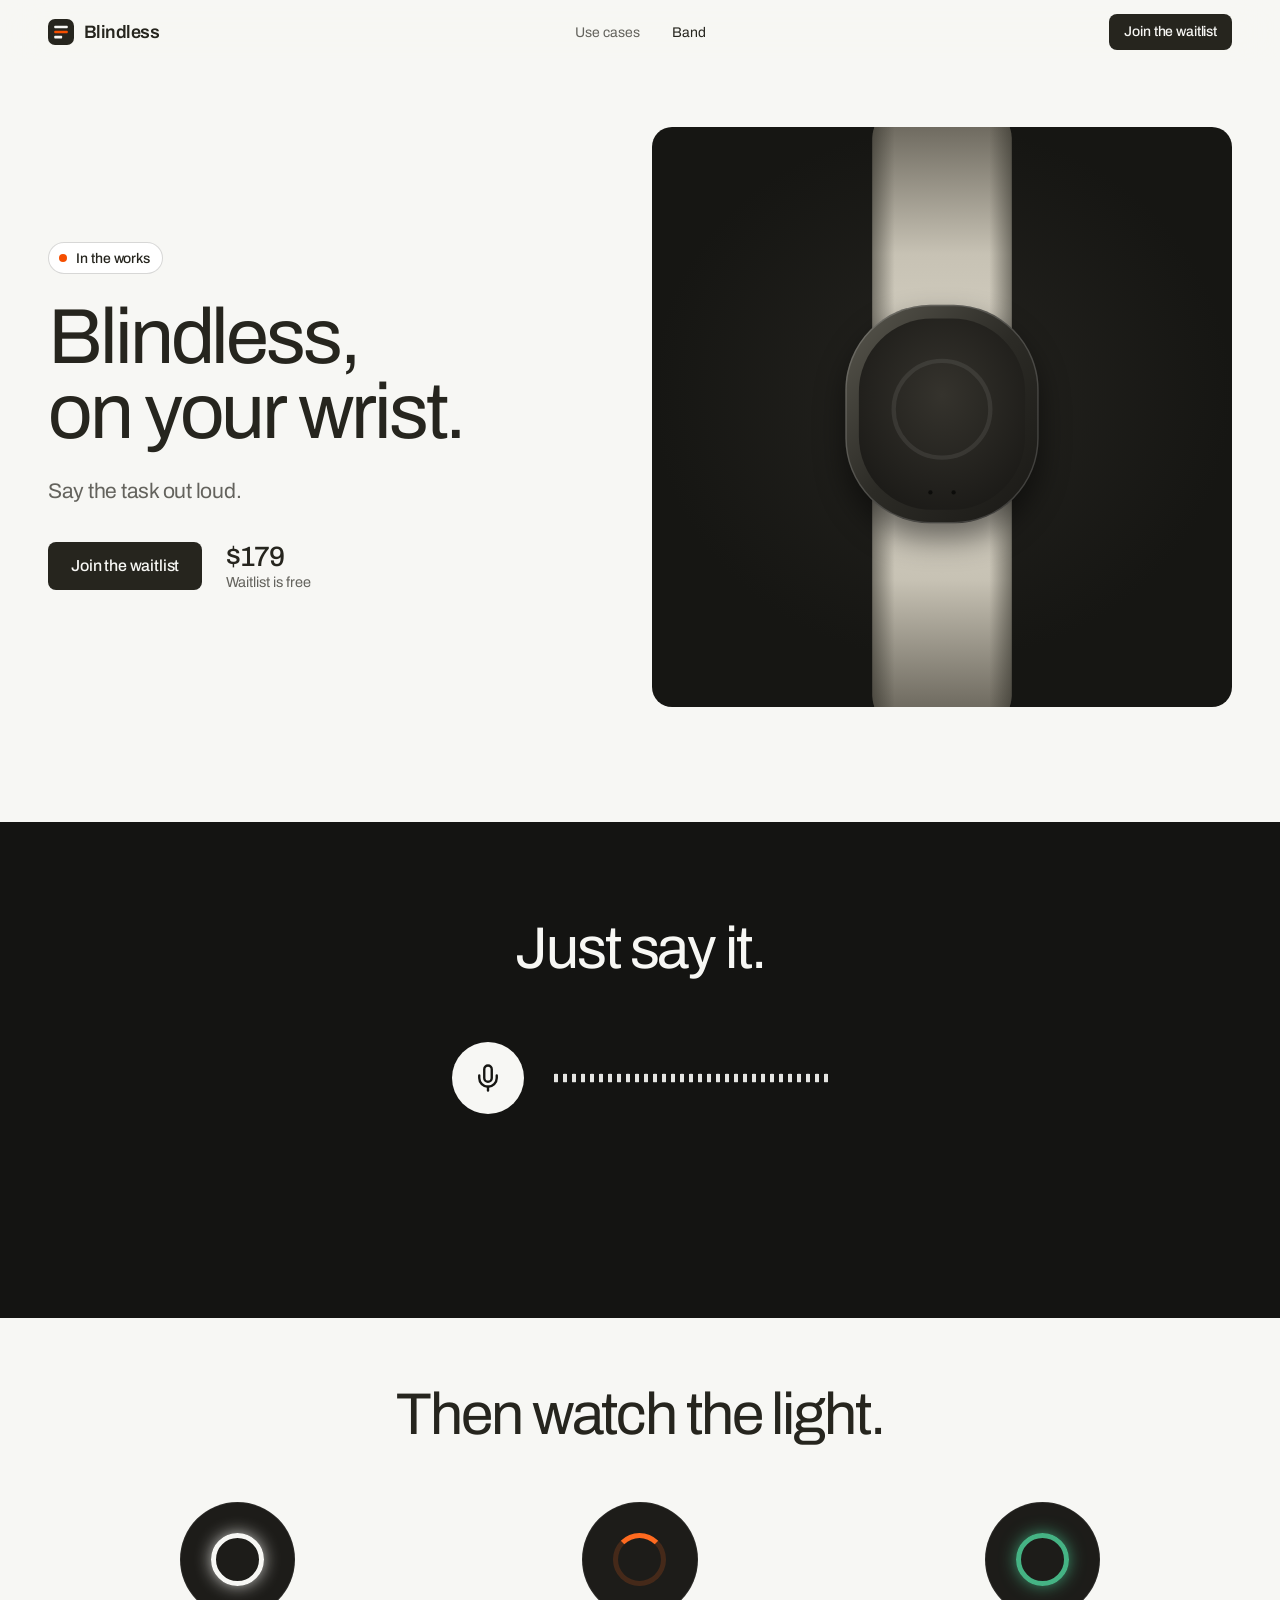
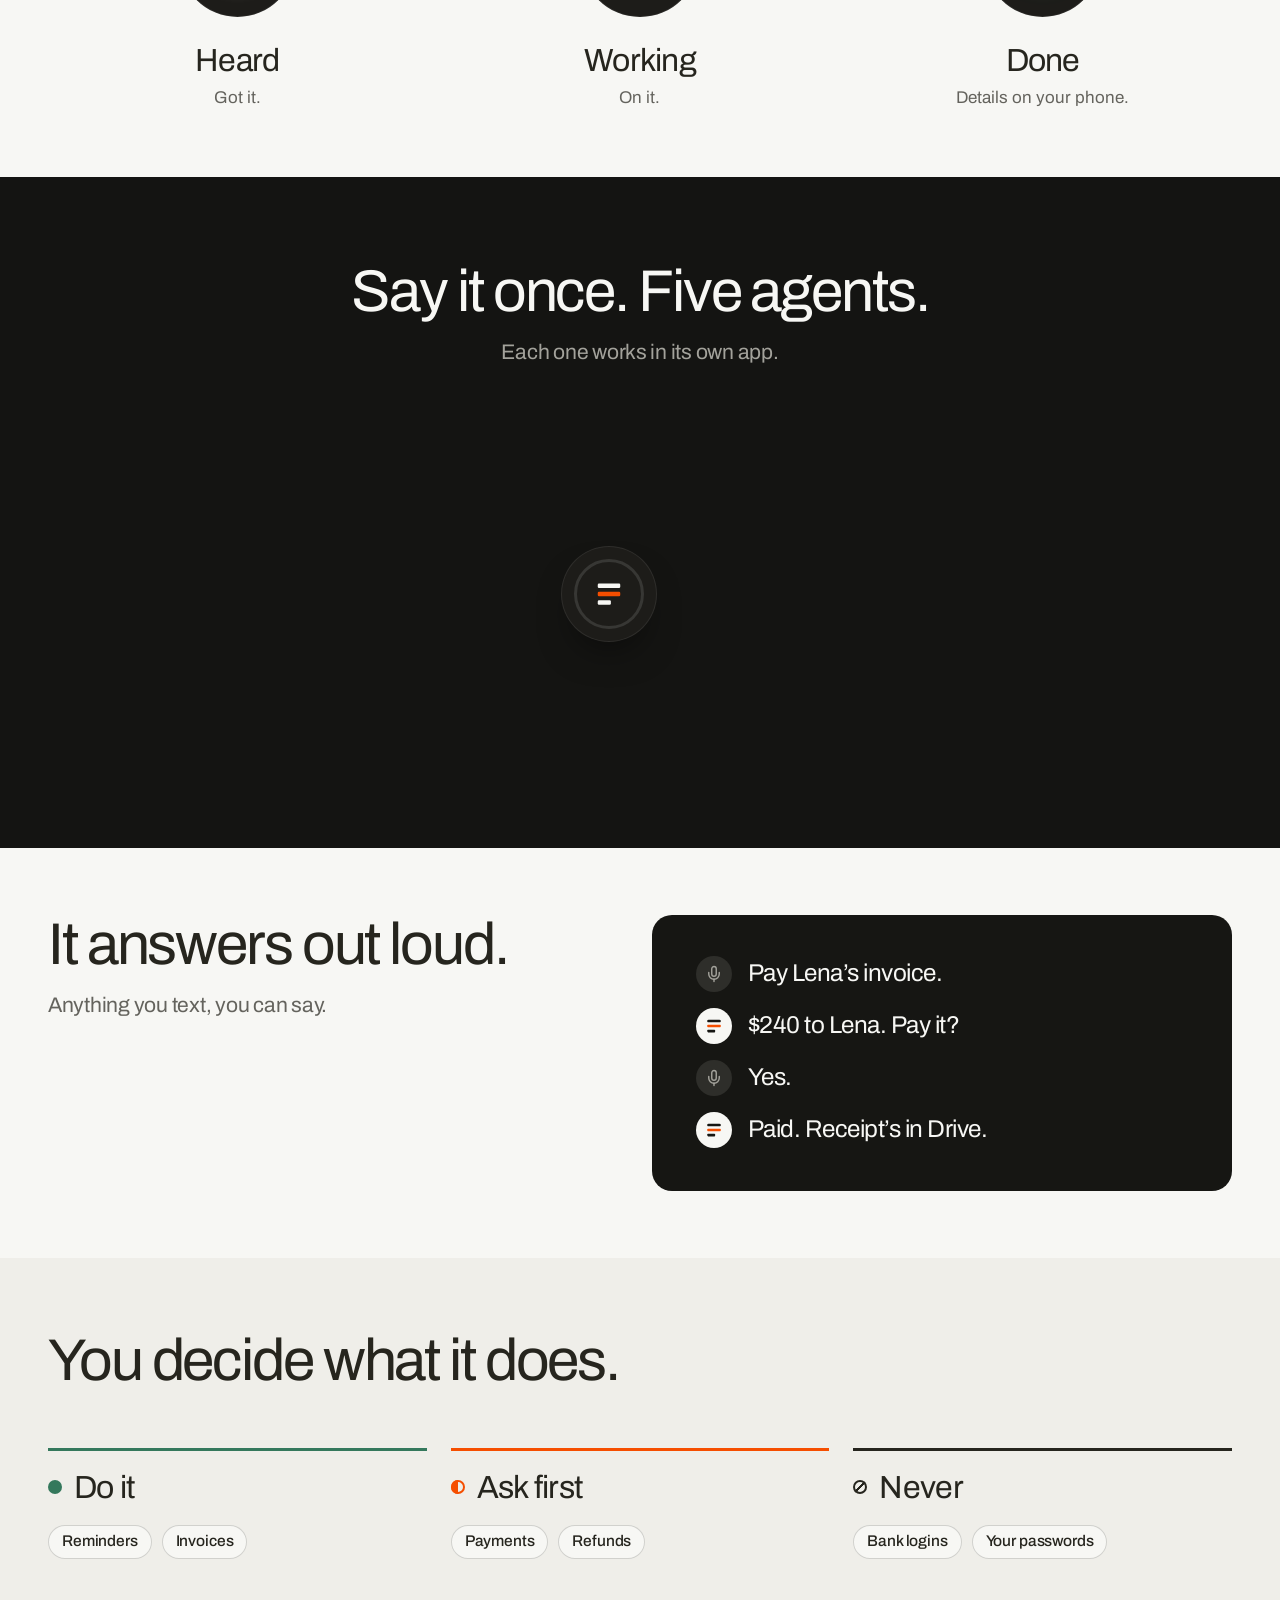
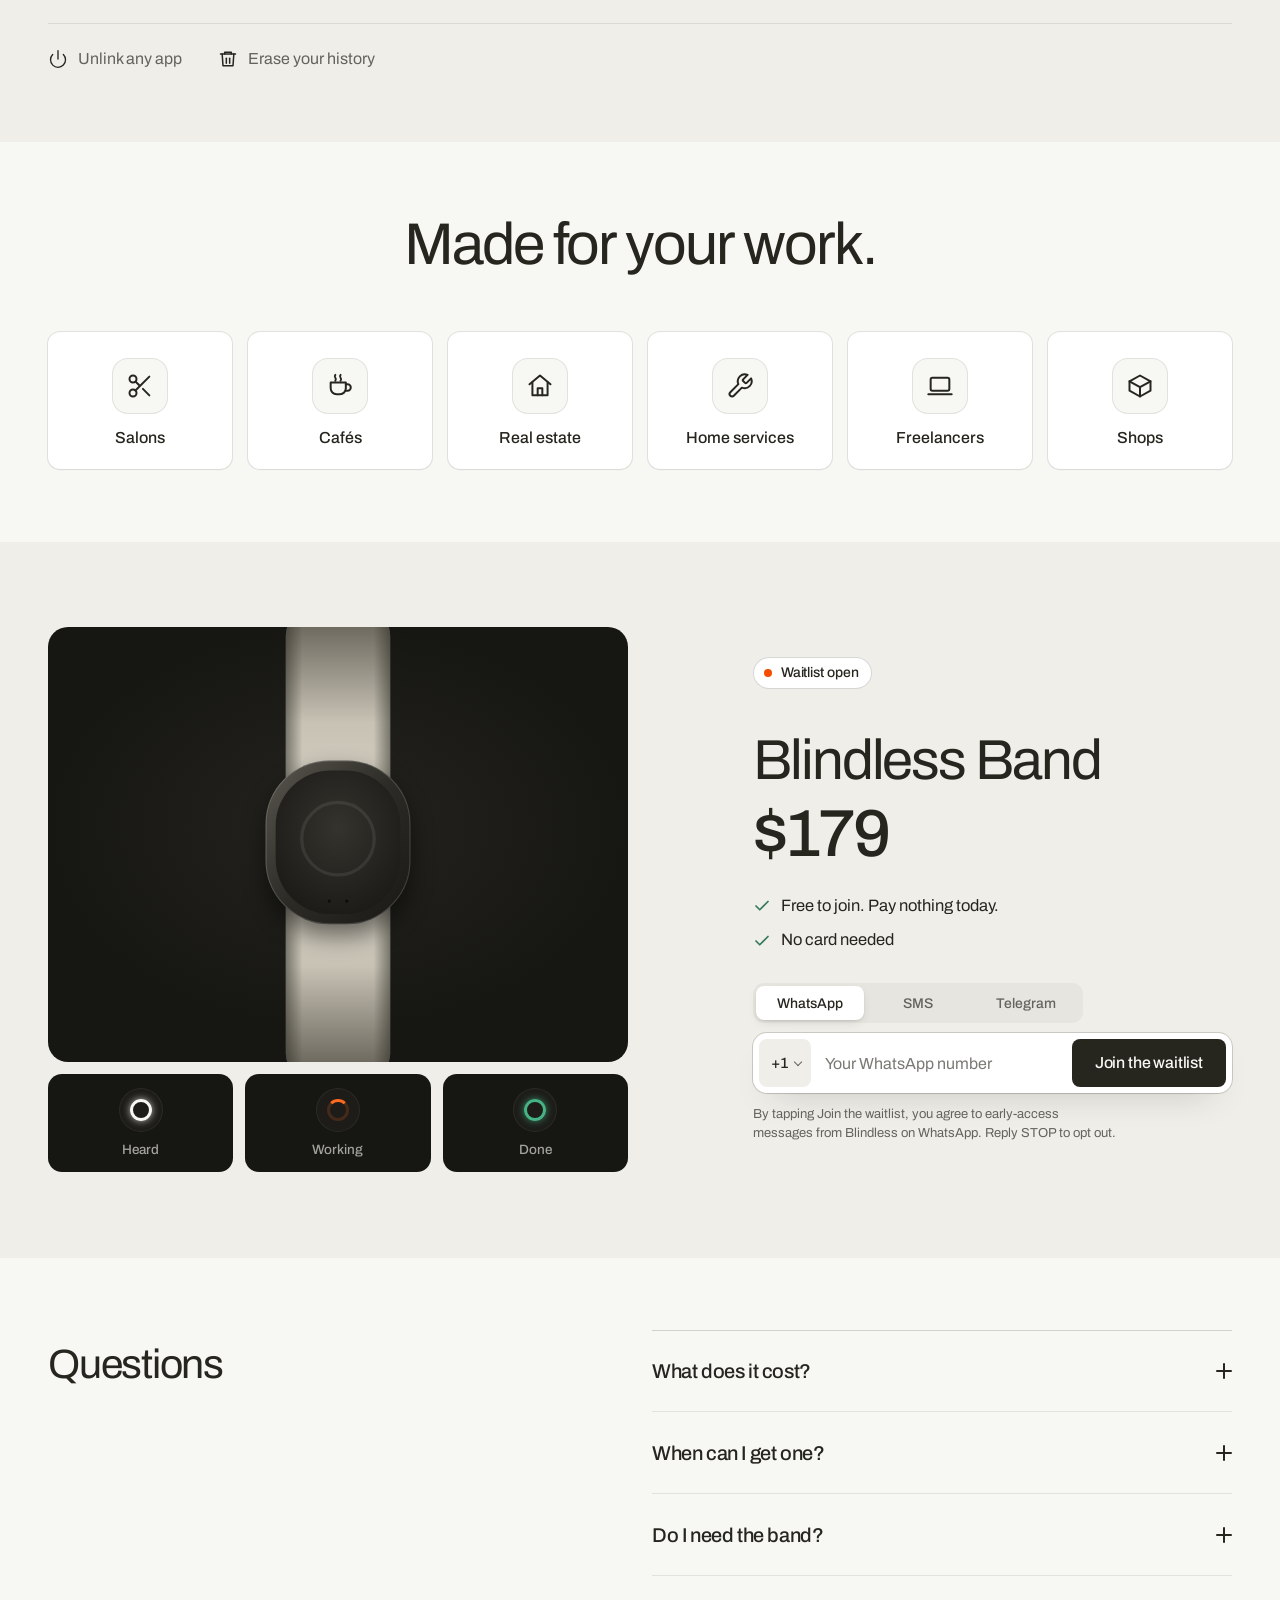
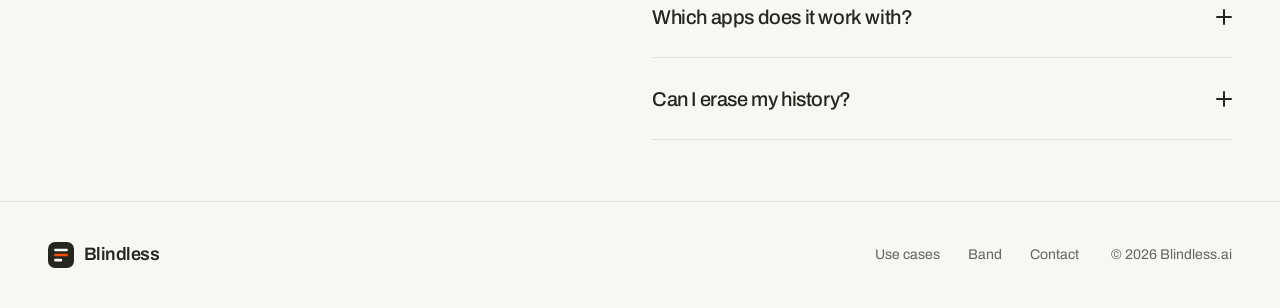
<file: band.html>
<!doctype html>
<html lang="en" data-site="blindless">
<head>
  <meta charset="utf-8">
  <meta name="viewport" content="width=device-width, initial-scale=1, viewport-fit=cover">
  <title>Blindless — Band</title>
  <meta name="description" content="Blindless Band: a band you talk to. Say the task out loud and watch one light. $179. Join the waitlist.">
  <!-- Staging build: keep out of search until launch. -->
  <meta name="robots" content="noindex, nofollow">
  <meta name="theme-color" content="#f7f7f4">
  <meta name="color-scheme" content="light">
  <meta property="og:type" content="website">
  <meta property="og:title" content="Blindless — Band">
  <meta property="og:description" content="Say the task. Blindless does it.">
  <meta property="og:image" content="assets/og.png">
  <meta name="twitter:card" content="summary_large_image">
  <link rel="icon" href="assets/favicon.svg" type="image/svg+xml">
  <link rel="preload" href="assets/fonts/archivo-var.woff2" as="font" type="font/woff2" crossorigin>
  <link rel="stylesheet" href="assets/styles.css">
  <script src="assets/app.js" defer></script>
</head>
<body>
  <a class="skip" href="#main">Skip to content</a>

  <!-- Per-site settings read by app.js (not executed). -->
  <script type="application/json" id="site-config">
{
 "brand": "Blindless",
 "key": "blindless",
 "code": "BL",
 "store": {
  "url": "https://tereebdcmlttqllpkpxg.supabase.co",
  "key": "sb_publishable_M21UCQOXw0t-4HlTxBK6yg_Wi6ynWss",
  "table": "waitlist_signups"
 },
 "placeholders": {
  "whatsapp": "Your WhatsApp number",
  "sms": "Your mobile number",
  "telegram": "Your Telegram number"
 },
 "hints": {
  "whatsapp": "By tapping Join the waitlist, you agree to early-access messages from Blindless on WhatsApp. Reply STOP to opt out.",
  "sms": "By tapping Join the waitlist, you agree to early-access texts from Blindless. Msg frequency varies. Msg & data rates may apply. Reply HELP for help, STOP to opt out."
 },
 "preview": "static"
}
  </script>

  <svg class="sprite" aria-hidden="true" focusable="false" xmlns="http://www.w3.org/2000/svg">
    <symbol id="i-logo" viewBox="0 0 24 24"><rect x="3" y="3.5" width="18" height="3.6" rx="1" fill="currentColor"/><rect x="3" y="10.2" width="18" height="3.6" rx="1" fill="#f54e00"/><rect x="3" y="16.9" width="10.5" height="3.6" rx="1" fill="currentColor"/></symbol>
    <symbol id="i-check" viewBox="0 0 24 24"><path fill="none" stroke="currentColor" stroke-width="2.25" stroke-linecap="round" stroke-linejoin="round" d="M20 6 9 17l-5-5"/></symbol>
    <symbol id="i-mic" viewBox="0 0 24 24"><g fill="none" stroke="currentColor" stroke-width="1.9" stroke-linecap="round" stroke-linejoin="round"><path d="M12 19v3"/><path d="M19 10v2a7 7 0 0 1-14 0v-2"/><rect x="9" y="2" width="6" height="13" rx="3"/></g></symbol>
    <symbol id="i-arrow-right" viewBox="0 0 24 24"><g fill="none" stroke="currentColor" stroke-width="2" stroke-linecap="round" stroke-linejoin="round"><path d="M5 12h14"/><path d="m12 5 7 7-7 7"/></g></symbol>
    <symbol id="i-app-ig" viewBox="0 0 32 32"><defs><radialGradient id="i-app-ig-g" cx=".3" cy="1.07" r="1.5"><stop offset="0" stop-color="#fdf497"/><stop offset=".08" stop-color="#fdf497"/><stop offset=".45" stop-color="#fd5949"/><stop offset=".62" stop-color="#d6249f"/><stop offset=".92" stop-color="#285aeb"/></radialGradient></defs><rect width="32" height="32" rx="8" fill="url(#i-app-ig-g)"/><rect x="7.5" y="7.5" width="17" height="17" rx="5" fill="none" stroke="#fff" stroke-width="2.2"/><circle cx="16" cy="16" r="4" fill="none" stroke="#fff" stroke-width="2.2"/><circle cx="21.4" cy="10.6" r="1.3" fill="#fff"/></symbol>
    <symbol id="i-app-gpt" viewBox="0 0 32 32"><rect width="32" height="32" rx="8" fill="#0f0f0f"/><g fill="none" stroke="#fff" stroke-width="1.7"><rect x="12.9" y="6.2" width="6.2" height="12.2" rx="3.1"/><rect x="12.9" y="6.2" width="6.2" height="12.2" rx="3.1" transform="rotate(60 16 16)"/><rect x="12.9" y="6.2" width="6.2" height="12.2" rx="3.1" transform="rotate(120 16 16)"/><rect x="12.9" y="6.2" width="6.2" height="12.2" rx="3.1" transform="rotate(180 16 16)"/><rect x="12.9" y="6.2" width="6.2" height="12.2" rx="3.1" transform="rotate(240 16 16)"/><rect x="12.9" y="6.2" width="6.2" height="12.2" rx="3.1" transform="rotate(300 16 16)"/></g></symbol>
    <symbol id="i-app-crm" viewBox="0 0 32 32"><rect width="32" height="32" rx="8" fill="#f54e00"/><circle cx="12.5" cy="13" r="3.6" fill="#fff"/><path d="M6.3 23.2c.7-3.3 3.2-5.2 6.2-5.2s5.5 1.9 6.2 5.2z" fill="#fff"/><path d="M20.5 11.5h5M20.5 15h5M21.5 18.5h4" stroke="#fff" stroke-width="1.8" stroke-linecap="round"/></symbol>
    <symbol id="i-app-gmail" viewBox="0 0 32 32"><rect width="32" height="32" rx="8" fill="#fff"/><path d="M6.5 11.4v11.1c0 .8.7 1.5 1.5 1.5h2.8V14.6z" fill="#4285f4"/><path d="M21.2 14.6V24H24c.8 0 1.5-.7 1.5-1.5V11.4z" fill="#34a853"/><path d="M21.2 9.6v5l4.3-3.2V9.9c0-1.7-1.9-2.6-3.3-1.6z" fill="#fbbc04"/><path d="M10.8 14.6v-5l5.2 3.9 5.2-3.9v5L16 18.5z" fill="#ea4335"/><path d="M6.5 9.9v1.5l4.3 3.2v-5l-1-.8c-1.4-1-3.3-.1-3.3 1.1z" fill="#c5221f"/></symbol>
    <symbol id="i-app-gcal" viewBox="0 0 32 32"><rect width="32" height="32" rx="8" fill="#fff"/><rect x="7" y="7" width="18" height="18" rx="2.6" fill="#fff" stroke="#4285f4" stroke-width="1.8"/><path d="M7 9.6A2.6 2.6 0 0 1 9.6 7h12.8A2.6 2.6 0 0 1 25 9.6V12H7z" fill="#4285f4"/><text x="16" y="22.3" text-anchor="middle" font-family="Archivo, Arial, sans-serif" font-size="8.4" font-weight="700" fill="#1967d2">31</text></symbol>
    <symbol id="i-power" viewBox="0 0 24 24"><g fill="none" stroke="currentColor" stroke-width="1.6" stroke-linecap="round" stroke-linejoin="round"><path d="M12 2v10"/><path d="M18.4 6.6a9 9 0 1 1-12.77.04"/></g></symbol>
    <symbol id="i-trash" viewBox="0 0 24 24"><g fill="none" stroke="currentColor" stroke-width="1.8" stroke-linecap="round" stroke-linejoin="round"><path d="M3 6h18"/><path d="M8 6V4h8v2"/><path d="M19 6l-1 14H6L5 6"/><path d="M10 11v6"/><path d="M14 11v6"/></g></symbol>
    <symbol id="i-uc-salon" viewBox="0 0 24 24" fill="none" stroke="currentColor" stroke-width="1.7" stroke-linecap="round" stroke-linejoin="round"><circle cx="6" cy="6" r="3"/><circle cx="6" cy="18" r="3"/><path d="M20 4 8.1 15.9M14.5 14.5 20 20M8.1 8.1 12 12"/></symbol>
    <symbol id="i-uc-cafe" viewBox="0 0 24 24" fill="none" stroke="currentColor" stroke-width="1.7" stroke-linecap="round" stroke-linejoin="round"><path d="M4 9h13v5a5 5 0 0 1-5 5H9a5 5 0 0 1-5-5z"/><path d="M17 10.5h1.5a2.75 2.75 0 0 1 0 5.5H17"/><path d="M8 2.5c-.7.8-.7 1.7 0 2.5s.7 1.7 0 2.5M12.5 2.5c-.7.8-.7 1.7 0 2.5s.7 1.7 0 2.5"/></symbol>
    <symbol id="i-uc-home" viewBox="0 0 24 24" fill="none" stroke="currentColor" stroke-width="1.7" stroke-linecap="round" stroke-linejoin="round"><path d="M3 10.5 12 3l9 7.5"/><path d="M5.5 9v11h13V9"/><path d="M10 20v-6h4v6"/></symbol>
    <symbol id="i-uc-wrench" viewBox="0 0 24 24" fill="none" stroke="currentColor" stroke-width="1.7" stroke-linecap="round" stroke-linejoin="round"><path d="M14.7 6.3a1 1 0 0 0 0 1.4l1.6 1.6a1 1 0 0 0 1.4 0l3.8-3.8a6 6 0 0 1-7.9 7.9l-6.9 6.9a2.1 2.1 0 0 1-3-3l6.9-6.9a6 6 0 0 1 7.9-7.9z"/></symbol>
    <symbol id="i-uc-laptop" viewBox="0 0 24 24" fill="none" stroke="currentColor" stroke-width="1.7" stroke-linecap="round" stroke-linejoin="round"><rect x="4" y="5" width="16" height="11" rx="1.5"/><path d="M2 19h20"/></symbol>
    <symbol id="i-uc-box" viewBox="0 0 24 24" fill="none" stroke="currentColor" stroke-width="1.7" stroke-linecap="round" stroke-linejoin="round"><path d="M21 8 12 3 3 8v8l9 5 9-5z"/><path d="m3 8 9 5 9-5M12 13v8"/></symbol>
  </svg>

  <header class="nav" id="top">
    <div class="wrap nav__in">
      <a class="brand" href="index.html" aria-label="Blindless home">
        <svg class="brand__mark brand__mark--tile" aria-hidden="true"><use href="#i-logo"/></svg>
        <span class="brand__name">Blindless</span>
      </a>
      <nav class="nav__links" aria-label="Primary">
        <a href="use-cases.html">Use cases</a>
        <a href="band.html" aria-current="page">Band</a>
      </nav>
      <a class="btn btn--ink btn--sm" href="#join">Join the waitlist</a>
    </div>
  </header>

  <main id="main">
    <!-- Hero: the band, alive -->
    <section class="bd-hero" aria-labelledby="hero-title" data-top>
      <div class="wrap bd-hero__grid">
        <div class="bd-hero__text">
          <p class="bd-status"><i aria-hidden="true"></i>In the works</p>
          <h1 id="hero-title" class="bd-hero__title">
            <span class="line"><span>Blindless,</span></span>
            <span class="line"><span>on your&nbsp;wrist.</span></span>
          </h1>
          <p class="lead bd-hero__lead">Say the task out&nbsp;loud.</p>
          <div class="bd-hero__buy">
            <a class="btn btn--ink bd-hero__cta" href="#join">Join the waitlist</a>
            <p class="bd-price"><b>$179</b>Waitlist is free</p>
          </div>
        </div>

        <figure class="bd-stage">
          <svg class="bd-art" viewBox="0 0 480 600" aria-hidden="true" focusable="false">
            <defs>
              <linearGradient id="bd-strap" x1="0" y1="0" x2="0" y2="1">
                <stop offset="0" stop-color="#5f5b51"/>
                <stop offset=".24" stop-color="#c7c2b4"/>
                <stop offset=".5" stop-color="#dcd7ca"/>
                <stop offset=".76" stop-color="#c7c2b4"/>
                <stop offset="1" stop-color="#5f5b51"/>
              </linearGradient>
              <linearGradient id="bd-strap-edge" x1="0" y1="0" x2="1" y2="0">
                <stop offset="0" stop-color="#26251e" stop-opacity=".5"/>
                <stop offset=".16" stop-color="#26251e" stop-opacity="0"/>
                <stop offset=".84" stop-color="#26251e" stop-opacity="0"/>
                <stop offset="1" stop-color="#26251e" stop-opacity=".5"/>
              </linearGradient>
              <linearGradient id="bd-pod" x1="0" y1="0" x2="1" y2="1">
                <stop offset="0" stop-color="#5a584f"/>
                <stop offset=".5" stop-color="#2c2b26"/>
                <stop offset="1" stop-color="#191815"/>
              </linearGradient>
              <radialGradient id="bd-face" cx=".5" cy=".4" r=".65">
                <stop offset="0" stop-color="#35332d"/>
                <stop offset="1" stop-color="#1b1a17"/>
              </radialGradient>
              <filter id="bd-soft" x="-40%" y="-40%" width="180%" height="180%"><feGaussianBlur stdDeviation="16"/></filter>
              <filter id="bd-glow" x="-60%" y="-60%" width="220%" height="220%"><feGaussianBlur stdDeviation="6"/></filter>
            </defs>
            <rect x="168" y="-24" width="144" height="648" rx="36" fill="url(#bd-strap)"/>
            <rect x="168" y="-24" width="144" height="648" rx="36" fill="url(#bd-strap-edge)"/>
            <rect x="140" y="200" width="200" height="226" rx="88" fill="#000" opacity=".5" filter="url(#bd-soft)"/>
            <rect x="140" y="184" width="200" height="226" rx="88" fill="url(#bd-pod)"/>
            <rect x="140.75" y="184.75" width="198.5" height="224.5" rx="87.25" fill="none" stroke="#fff" stroke-opacity=".16" stroke-width="1.5"/>
            <rect x="154" y="198" width="172" height="198" rx="76" fill="url(#bd-face)"/>
            <g class="bd-ring">
              <circle class="bd-ring__track" cx="240" cy="292" r="50"/>
              <g class="bd-ring__state bd-ring__state--heard"><circle class="bd-ring__glow" cx="240" cy="292" r="50" filter="url(#bd-glow)"/><circle cx="240" cy="292" r="50"/></g>
              <g class="bd-ring__state bd-ring__state--working"><circle class="bd-ring__glow" cx="240" cy="292" r="50" pathLength="100" filter="url(#bd-glow)"/><circle cx="240" cy="292" r="50" pathLength="100"/></g>
              <g class="bd-ring__state bd-ring__state--done"><circle class="bd-ring__glow" cx="240" cy="292" r="50" filter="url(#bd-glow)"/><circle cx="240" cy="292" r="50"/></g>
            </g>
            <circle cx="228" cy="378" r="2.2" fill="#0c0c0a"/>
            <circle cx="252" cy="378" r="2.2" fill="#0c0c0a"/>
          </svg>
          <p class="bd-stage__state" aria-hidden="true"><span>Heard</span><span>Working</span><span>Done</span></p>
          <figcaption class="sr-only">The band’s ring of light: white when it heard you, orange while it works, green when it’s done.</figcaption>
        </figure>
      </div>
    </section>

    <!-- Just say it -->
    <section class="bd-dark bd-say" aria-labelledby="say-title">
      <div class="wrap">
        <h2 id="say-title" class="h2 bd-say__title" data-reveal>Just say&nbsp;it.</h2>
        <div class="bd-say__stage" data-reveal data-live>
          <div class="bd-listen" aria-hidden="true">
            <span class="bd-listen__mic"><svg class="ico"><use href="#i-mic"/></svg></span>
            <span class="bd-wave"><i></i><i></i><i></i><i></i><i></i><i></i><i></i><i></i><i></i><i></i><i></i><i></i><i></i><i></i><i></i><i></i><i></i><i></i><i></i><i></i><i></i><i></i><i></i><i></i><i></i><i></i><i></i><i></i><i></i><i></i><i></i></span>
          </div>
          <p class="bd-asks">
            <span>“Invoice Dana $1,200.”</span>
            <span>“Move my 2&nbsp;PM to&nbsp;Thursday.”</span>
            <span>“Pay Sam for Friday.”</span>
          </p>
        </div>
      </div>
    </section>

    <!-- The light -->
    <section class="section bd-light" aria-labelledby="light-title">
      <div class="wrap">
        <div class="head head--center" data-reveal>
          <h2 id="light-title" class="h2">Then watch the&nbsp;light.</h2>
        </div>
        <ul class="bd-trio" data-reveal>
          <li><i class="bd-dot bd-dot--heard" aria-hidden="true"></i><b>Heard</b><span>Got&nbsp;it.</span></li>
          <li><i class="bd-dot bd-dot--working" aria-hidden="true"></i><b>Working</b><span>On&nbsp;it.</span></li>
          <li><i class="bd-dot bd-dot--done" aria-hidden="true"></i><b>Done</b><span>Details on your&nbsp;phone.</span></li>
        </ul>
      </div>
    </section>

    <!-- One ask, one agent per app -->
    <section id="agents" class="section ag-sec bd-dark" aria-labelledby="agents-title">
      <div class="wrap">
        <div class="head head--center" data-reveal>
          <h2 id="agents-title" class="h2">Say it once. Five&nbsp;agents.</h2>
          <p class="lead">Each one works in its own&nbsp;app.</p>
        </div>
        <figure class="ag ag--voice" data-agents data-reveal>
          <div class="ag__scene" aria-hidden="true">
            <svg class="ag__wires" focusable="false"></svg>
            <div class="ag__chat">
              <p class="ag__msg ag__msg--out" data-ag-ask><svg class="ico" aria-hidden="true"><use href="#i-mic"/></svg>Handle today’s&nbsp;orders</p>
              <p class="ag__msg ag__msg--in"><svg class="ico" aria-hidden="true"><use href="#i-logo"/></svg>Done. 12 orders&nbsp;handled.</p>
            </div>
            <div class="ag__hub" data-ag-hub><svg class="ag__mark"><use href="#i-logo"/></svg></div>
            <ol class="ag__list">
              <li class="ag__agent" data-agent><svg class="ag__app" aria-hidden="true"><use href="#i-app-ig"/></svg><span class="ag__txt"><b>Read order&nbsp;DMs</b><small>Instagram</small></span><i class="ag__state"></i></li>
              <li class="ag__agent" data-agent><svg class="ag__app" aria-hidden="true"><use href="#i-app-gpt"/></svg><span class="ag__txt"><b>Write the&nbsp;replies</b><small>ChatGPT</small></span><i class="ag__state"></i></li>
              <li class="ag__agent" data-agent><svg class="ag__app" aria-hidden="true"><use href="#i-app-crm"/></svg><span class="ag__txt"><b>Save new&nbsp;customers</b><small>Your CRM</small></span><i class="ag__state"></i></li>
              <li class="ag__agent" data-agent><svg class="ag__app" aria-hidden="true"><use href="#i-app-gmail"/></svg><span class="ag__txt"><b>Send the&nbsp;invoices</b><small>Gmail</small></span><i class="ag__state"></i></li>
              <li class="ag__agent" data-agent><svg class="ag__app" aria-hidden="true"><use href="#i-app-gcal"/></svg><span class="ag__txt"><b>Book the&nbsp;pickups</b><small>Google Calendar</small></span><i class="ag__state"></i></li>
            </ol>
          </div>
          <figcaption class="sr-only">Example: you say “Handle today’s orders.” Blindless starts five agents, each in its own app: Instagram reads the order messages, ChatGPT writes the replies, your CRM saves the new customers, Gmail sends the invoices and Google Calendar books the pickups. Then it answers: “Done. 12 orders handled.”</figcaption>
        </figure>
      </div>
    </section>

    <!-- Spoken answers -->
    <section class="section bd-talk" aria-labelledby="talk-title">
      <div class="wrap bd-split">
        <div class="head" data-reveal>
          <h2 id="talk-title" class="h2">It answers out&nbsp;loud.</h2>
          <p class="lead">Anything you text, you can&nbsp;say.</p>
        </div>
        <figure class="bd-voice" data-reveal>
          <figcaption class="sr-only">Example: paying an invoice by voice.</figcaption>
          <p class="bd-voice__you"><svg class="ico" aria-hidden="true"><use href="#i-mic"/></svg>Pay Lena’s&nbsp;invoice.</p>
          <p class="bd-voice__it"><svg class="ico" aria-hidden="true"><use href="#i-logo"/></svg>$240 to Lena. Pay&nbsp;it?</p>
          <p class="bd-voice__you"><svg class="ico" aria-hidden="true"><use href="#i-mic"/></svg>Yes.</p>
          <p class="bd-voice__it"><svg class="ico" aria-hidden="true"><use href="#i-logo"/></svg>Paid. Receipt’s in&nbsp;Drive.</p>
        </figure>
      </div>
    </section>

    <!-- What it may do -->
    <section class="section control bl-rules-wrap bd-alt" aria-labelledby="control-title">
      <div class="wrap">
        <div class="head" data-reveal>
          <h2 id="control-title" class="h2">You decide what it&nbsp;does.</h2>
        </div>
        <ul class="bl-rules" data-reveal>
          <li class="bl-rule bl-rule--do"><b><i aria-hidden="true"></i>Do it</b><span class="bl-chip">Reminders</span><span class="bl-chip">Invoices</span></li>
          <li class="bl-rule bl-rule--ask"><b><i aria-hidden="true"></i>Ask first</b><span class="bl-chip">Payments</span><span class="bl-chip">Refunds</span></li>
          <li class="bl-rule bl-rule--never"><b><i aria-hidden="true"></i>Never</b><span class="bl-chip">Bank logins</span><span class="bl-chip">Your passwords</span></li>
        </ul>
        <ul class="bl-trust" data-reveal>
          <li><svg class="ico" aria-hidden="true"><use href="#i-power"/></svg>Unlink any&nbsp;app</li>
          <li><svg class="ico" aria-hidden="true"><use href="#i-trash"/></svg>Erase your&nbsp;history</li>
        </ul>
      </div>
    </section>

    <!-- Trades -->
    <section class="section bd-trades-sec" aria-labelledby="trades-title">
      <div class="wrap">
        <div class="head head--center" data-reveal>
          <h2 id="trades-title" class="h2">Made for your&nbsp;work.</h2>
        </div>
        <ul class="bd-trades" data-reveal>
          <li><a class="bd-trade" href="use-cases.html#salons"><span class="bd-trade__ico" aria-hidden="true"><svg class="ico"><use href="#i-uc-salon"/></svg></span>Salons</a></li>
          <li><a class="bd-trade" href="use-cases.html#cafes"><span class="bd-trade__ico" aria-hidden="true"><svg class="ico"><use href="#i-uc-cafe"/></svg></span>Cafés</a></li>
          <li><a class="bd-trade" href="use-cases.html#real-estate"><span class="bd-trade__ico" aria-hidden="true"><svg class="ico"><use href="#i-uc-home"/></svg></span>Real estate</a></li>
          <li><a class="bd-trade" href="use-cases.html#home-services"><span class="bd-trade__ico" aria-hidden="true"><svg class="ico"><use href="#i-uc-wrench"/></svg></span>Home services</a></li>
          <li><a class="bd-trade" href="use-cases.html#freelancers"><span class="bd-trade__ico" aria-hidden="true"><svg class="ico"><use href="#i-uc-laptop"/></svg></span>Freelancers</a></li>
          <li><a class="bd-trade" href="use-cases.html#shops"><span class="bd-trade__ico" aria-hidden="true"><svg class="ico"><use href="#i-uc-box"/></svg></span>Shops</a></li>
        </ul>
      </div>
    </section>

    <!-- Waitlist: the band, as a product page -->
    <section class="section shop bd-alt" aria-labelledby="join-title">
      <div class="wrap shop__grid">
        <div class="shop__gallery" data-reveal>
          <figure class="bd-stage shop__stage">
            <svg class="bd-art" viewBox="0 0 480 600" aria-hidden="true" focusable="false">
              <defs>
                <linearGradient id="bd-strap-s" x1="0" y1="0" x2="0" y2="1">
                  <stop offset="0" stop-color="#5f5b51"/>
                  <stop offset=".24" stop-color="#c7c2b4"/>
                  <stop offset=".5" stop-color="#dcd7ca"/>
                  <stop offset=".76" stop-color="#c7c2b4"/>
                  <stop offset="1" stop-color="#5f5b51"/>
                </linearGradient>
                <linearGradient id="bd-strap-edge-s" x1="0" y1="0" x2="1" y2="0">
                  <stop offset="0" stop-color="#26251e" stop-opacity=".5"/>
                  <stop offset=".16" stop-color="#26251e" stop-opacity="0"/>
                  <stop offset=".84" stop-color="#26251e" stop-opacity="0"/>
                  <stop offset="1" stop-color="#26251e" stop-opacity=".5"/>
                </linearGradient>
                <linearGradient id="bd-pod-s" x1="0" y1="0" x2="1" y2="1">
                  <stop offset="0" stop-color="#5a584f"/>
                  <stop offset=".5" stop-color="#2c2b26"/>
                  <stop offset="1" stop-color="#191815"/>
                </linearGradient>
                <radialGradient id="bd-face-s" cx=".5" cy=".4" r=".65">
                  <stop offset="0" stop-color="#35332d"/>
                  <stop offset="1" stop-color="#1b1a17"/>
                </radialGradient>
                <filter id="bd-soft-s" x="-40%" y="-40%" width="180%" height="180%"><feGaussianBlur stdDeviation="16"/></filter>
                <filter id="bd-glow-s" x="-60%" y="-60%" width="220%" height="220%"><feGaussianBlur stdDeviation="6"/></filter>
              </defs>
              <rect x="168" y="-24" width="144" height="648" rx="36" fill="url(#bd-strap-s)"/>
              <rect x="168" y="-24" width="144" height="648" rx="36" fill="url(#bd-strap-edge-s)"/>
              <rect x="140" y="200" width="200" height="226" rx="88" fill="#000" opacity=".5" filter="url(#bd-soft-s)"/>
              <rect x="140" y="184" width="200" height="226" rx="88" fill="url(#bd-pod-s)"/>
              <rect x="140.75" y="184.75" width="198.5" height="224.5" rx="87.25" fill="none" stroke="#fff" stroke-opacity=".16" stroke-width="1.5"/>
              <rect x="154" y="198" width="172" height="198" rx="76" fill="url(#bd-face-s)"/>
              <g class="bd-ring">
                <circle class="bd-ring__track" cx="240" cy="292" r="50"/>
                <g class="bd-ring__state bd-ring__state--heard"><circle class="bd-ring__glow" cx="240" cy="292" r="50" filter="url(#bd-glow-s)"/><circle cx="240" cy="292" r="50"/></g>
                <g class="bd-ring__state bd-ring__state--working"><circle class="bd-ring__glow" cx="240" cy="292" r="50" pathLength="100" filter="url(#bd-glow-s)"/><circle cx="240" cy="292" r="50" pathLength="100"/></g>
                <g class="bd-ring__state bd-ring__state--done"><circle class="bd-ring__glow" cx="240" cy="292" r="50" filter="url(#bd-glow-s)"/><circle cx="240" cy="292" r="50"/></g>
              </g>
              <circle cx="228" cy="378" r="2.2" fill="#0c0c0a"/>
              <circle cx="252" cy="378" r="2.2" fill="#0c0c0a"/>
            </svg>
            <figcaption class="sr-only">The Blindless Band, with its ring of light.</figcaption>
          </figure>
          <fieldset class="shop__thumbs">
            <legend class="sr-only">Show the light</legend>
              <label class="shop__thumb"><input type="radio" name="shop-light" value="heard"><i class="bd-dot bd-dot--heard" aria-hidden="true"></i><span>Heard</span></label>
              <label class="shop__thumb"><input type="radio" name="shop-light" value="working"><i class="bd-dot bd-dot--working" aria-hidden="true"></i><span>Working</span></label>
              <label class="shop__thumb"><input type="radio" name="shop-light" value="done"><i class="bd-dot bd-dot--done" aria-hidden="true"></i><span>Done</span></label>
          </fieldset>
        </div>
        <div id="join" class="shop__info" data-reveal>
          <p class="bd-status"><i aria-hidden="true"></i>Waitlist open</p>
          <h2 id="join-title" class="shop__title">Blindless&nbsp;Band</h2>
          <p class="shop__price"><b>$179</b></p>
          <ul class="shop__perks">
            <li><svg class="ico" aria-hidden="true"><use href="#i-check"/></svg>Free to join. Pay nothing&nbsp;today.</li>
            <li><svg class="ico" aria-hidden="true"><use href="#i-check"/></svg>No card needed</li>
          </ul>
            <form class="join shop__form" data-join data-source="band" novalidate>
              <fieldset class="chan">
                <legend class="sr-only">Reach me on</legend>
                <label><input type="radio" name="channel" value="whatsapp" checked><span>WhatsApp</span></label>
                <label><input type="radio" name="channel" value="sms"><span>SMS</span></label>
                <label><input type="radio" name="channel" value="telegram"><span>Telegram</span></label>
              </fieldset>
              <div class="join__box">
                <label class="join__cc"><span class="sr-only">Country code</span>
                  <select name="cc"><option value="1" selected>+1 US / Canada</option><option value="52">+52 Mexico</option><option value="57">+57 Colombia</option><option value="34">+34 Spain</option><option value="44">+44 UK</option></select>
                  <span class="join__ccv" aria-hidden="true" data-cc-label>+1</span></label>
                <label class="sr-only" for="band-footer-phone">Mobile number</label>
                <input id="band-footer-phone" class="field" name="phone" type="tel" inputmode="tel" autocomplete="tel-national" placeholder="Your WhatsApp number" aria-describedby="band-footer-hint band-footer-msg" required>
                <input class="hp" name="company_website" type="text" tabindex="-1" autocomplete="off" aria-hidden="true">
                <button class="btn btn--ink" type="submit">Join the waitlist</button>
              </div>
              <p class="join__msg" id="band-footer-msg" role="status" aria-live="polite"></p>
              <p class="join__hint" id="band-footer-hint" data-hint>By tapping Join the waitlist, you agree to early-access messages from Blindless on WhatsApp. Reply STOP to opt&nbsp;out.</p>
            </form>
        </div>
      </div>
    </section>

    <!-- FAQ -->
    <section id="faq" class="section faq" aria-labelledby="faq-title">
      <div class="wrap faq__grid">
        <div class="head" data-reveal>
          <h2 id="faq-title" class="h2 h2--sm">Questions</h2>
        </div>
        <div class="faq__list" data-reveal>
          <details>
            <summary>What does it cost?<span class="pm" aria-hidden="true"></span></summary>
            <div class="faq__a"><p>$179. Joining the waitlist is&nbsp;free.</p></div>
          </details>
          <details>
            <summary>When can I get one?<span class="pm" aria-hidden="true"></span></summary>
            <div class="faq__a"><p>No date yet. Members hear&nbsp;first.</p></div>
          </details>
          <details>
            <summary>Do I need the band?<span class="pm" aria-hidden="true"></span></summary>
            <div class="faq__a"><p>No. Blindless works by text,&nbsp;too.</p></div>
          </details>
          <details>
            <summary>Which apps does it work&nbsp;with?<span class="pm" aria-hidden="true"></span></summary>
            <div class="faq__a"><p>Gmail, Google Calendar, QuickBooks, PayPal, Square and&nbsp;more.</p></div>
          </details>
          <details>
            <summary>Can I erase my history?<span class="pm" aria-hidden="true"></span></summary>
            <div class="faq__a"><p>Yes. You can erase your&nbsp;history.</p></div>
          </details>
        </div>
      </div>
    </section>

  </main>

  <footer class="foot">
    <div class="wrap foot__in">
      <a class="brand" href="index.html" aria-label="Blindless home">
        <svg class="brand__mark brand__mark--tile" aria-hidden="true"><use href="#i-logo"/></svg>
        <span class="brand__name">Blindless</span>
      </a>
      <nav class="foot__links" aria-label="Footer">
        <a href="use-cases.html">Use cases</a>
        <a href="band.html">Band</a>
        <a href="mailto:hello@blindless.ai">Contact</a>
      </nav>
      <p class="foot__copy">© <span data-year>2026</span> Blindless.ai</p>
    </div>
  </footer>

  <div class="dock" data-dock>
    <a class="btn btn--ink dock__cta" href="#join" data-dock-cta>Join the waitlist</a>
  </div>
</body>
</html>
</file>
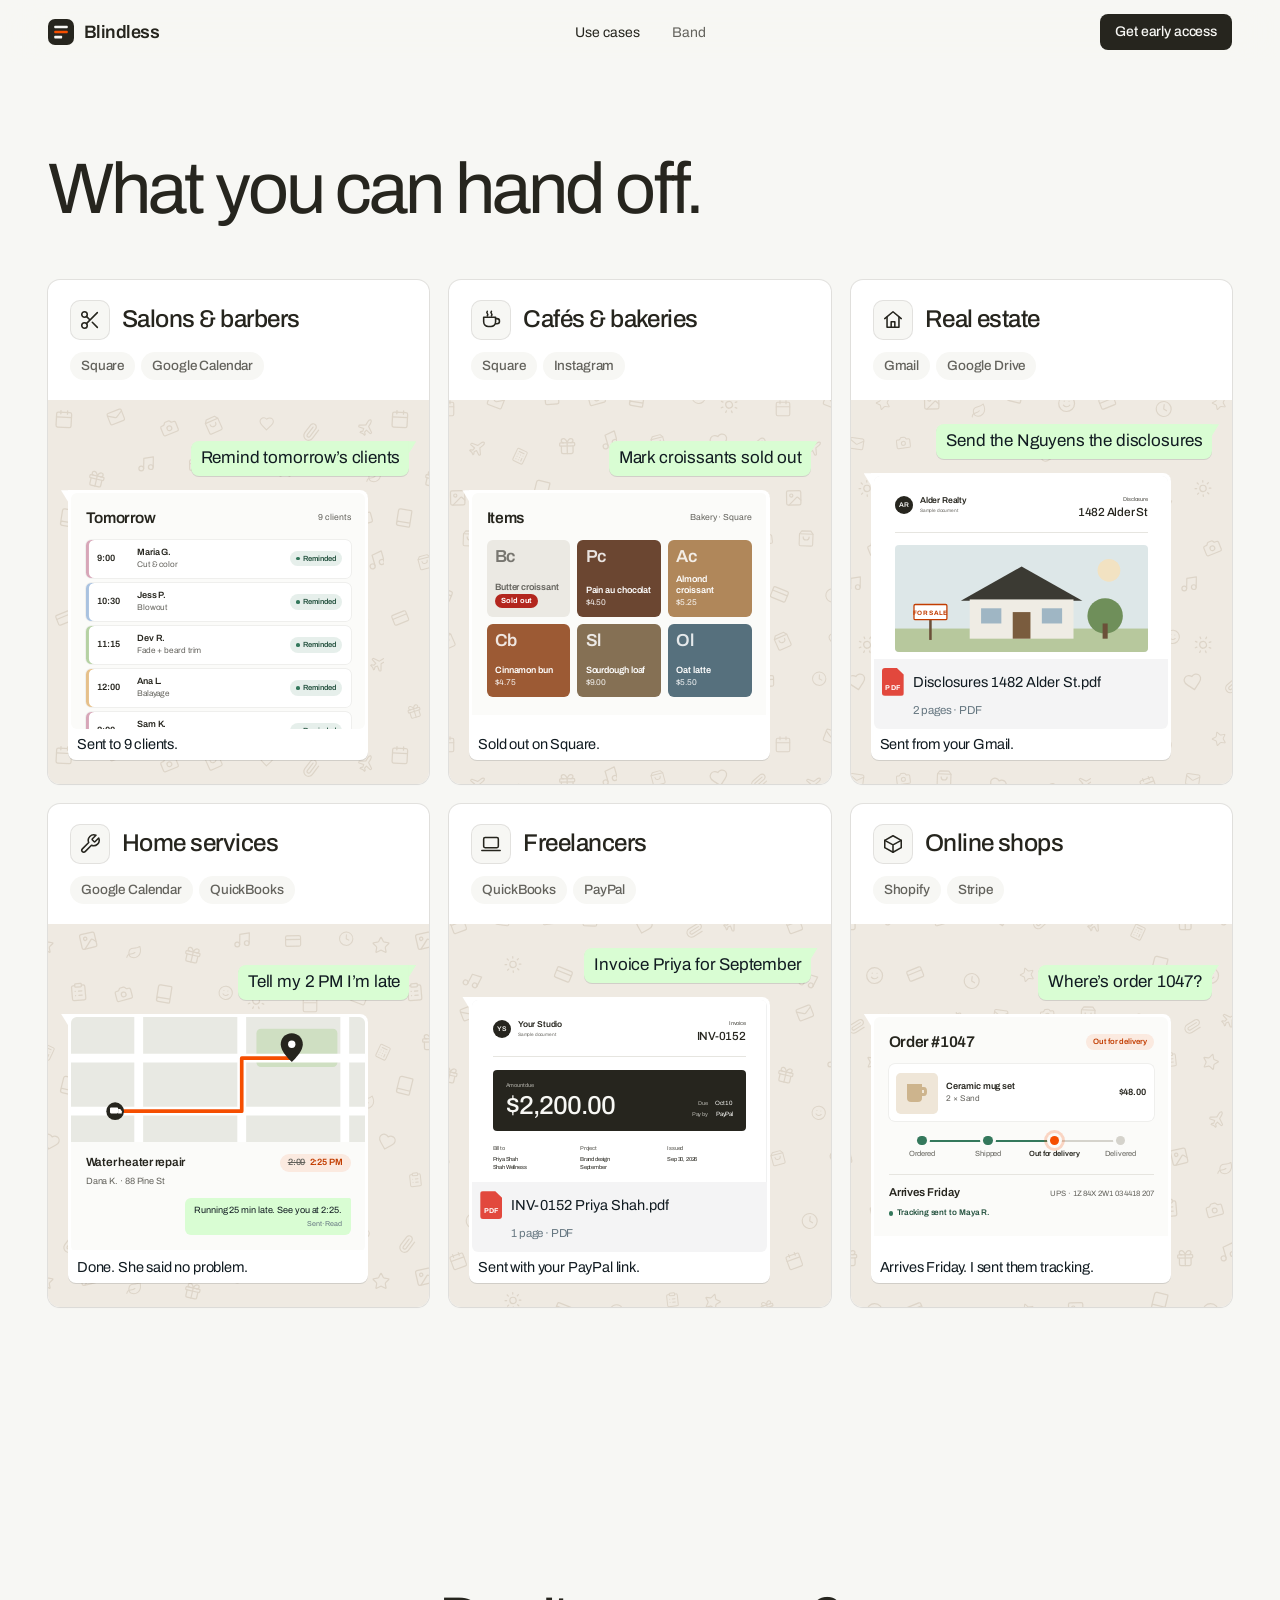
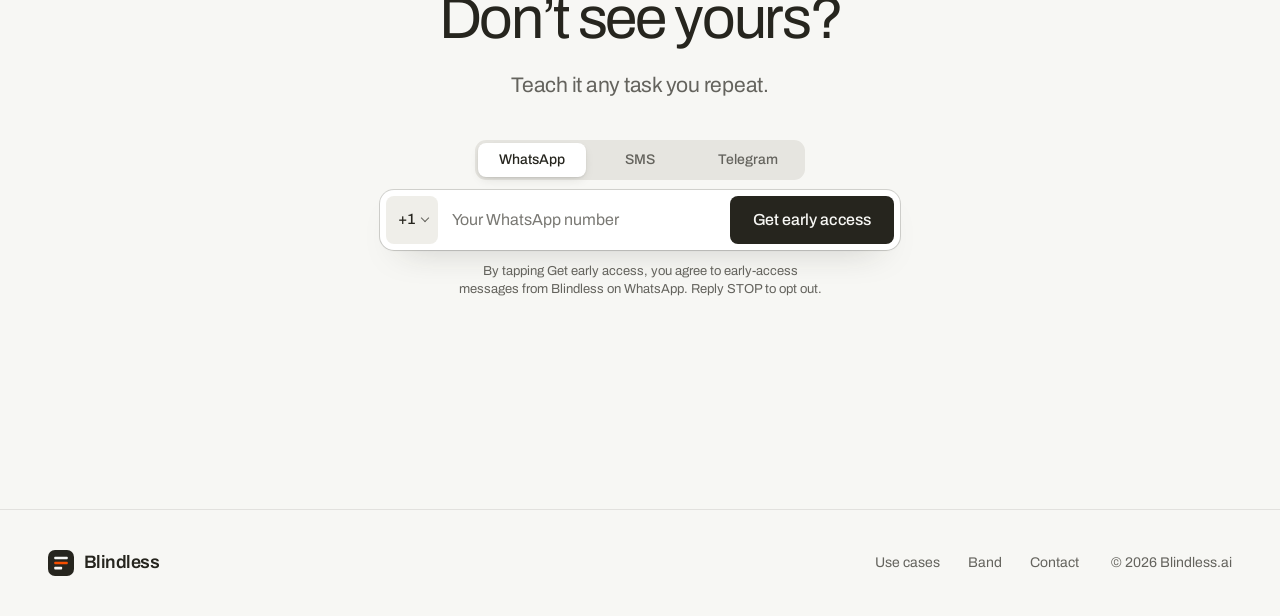
<file: use-cases.html>
<!doctype html>
<html lang="en" data-site="blindless">
<head>
  <meta charset="utf-8">
  <meta name="viewport" content="width=device-width, initial-scale=1, viewport-fit=cover">
  <title>Blindless — Use cases</title>
  <meta name="description" content="What salons, cafés, real estate agents, home service pros, freelancers and online shops hand off to Blindless by text.">
  <!-- Staging build: keep out of search until launch. -->
  <meta name="robots" content="noindex, nofollow">
  <meta name="theme-color" content="#f7f7f4">
  <meta name="color-scheme" content="light">
  <meta property="og:type" content="website">
  <meta property="og:title" content="Blindless — Use cases">
  <meta property="og:description" content="What you can hand off, by line of work.">
  <meta property="og:image" content="assets/og.png">
  <meta name="twitter:card" content="summary_large_image">
  <link rel="icon" href="assets/favicon.svg" type="image/svg+xml">
  <link rel="preload" href="assets/fonts/archivo-var.woff2" as="font" type="font/woff2" crossorigin>
  <link rel="stylesheet" href="assets/styles.css">
  <script src="assets/app.js" defer></script>
</head>
<body>
  <a class="skip" href="#main">Skip to content</a>

  <!-- Per-site settings read by app.js (not executed). -->
  <script type="application/json" id="site-config">
{
 "brand": "Blindless",
 "key": "blindless",
 "code": "BL",
 "store": {
  "url": "https://tereebdcmlttqllpkpxg.supabase.co",
  "key": "sb_publishable_M21UCQOXw0t-4HlTxBK6yg_Wi6ynWss",
  "table": "waitlist_signups"
 },
 "placeholders": {
  "whatsapp": "Your WhatsApp number",
  "sms": "Your mobile number",
  "telegram": "Your Telegram number"
 },
 "docs": {
  "sal": {
   "name": "Tomorrow’s appointments",
   "sub": "Screenshot · Today at 6:02 PM",
   "cap": "Sent to 9 clients."
  },
  "caf": {
   "name": "Square · Items",
   "sub": "Screenshot · Today at 7:41 AM",
   "cap": "Croissants marked sold out."
  },
  "dis": {
   "name": "Disclosures 1482 Alder St.pdf",
   "sub": "2 pages · Today at 10:14 AM",
   "cap": "Sent to the Nguyens from your Gmail."
  },
  "job": {
   "name": "Job · Water heater repair",
   "sub": "Screenshot · Today at 1:48 PM",
   "cap": "Dana has your new arrival time."
  },
  "inv": {
   "name": "INV-0152 Priya Shah.pdf",
   "sub": "1 page · Today at 9:30 AM",
   "cap": "Sent with your PayPal link."
  },
  "ord": {
   "name": "Order #1047",
   "sub": "Screenshot · Today at 3:12 PM",
   "cap": "Tracking sent to the customer."
  }
 },
 "order": [
  "sal",
  "caf",
  "dis",
  "job",
  "inv",
  "ord"
 ],
 "preview": "static"
}
  </script>

  <svg class="sprite" aria-hidden="true" focusable="false" xmlns="http://www.w3.org/2000/svg">
    <symbol id="i-logo" viewBox="0 0 24 24"><rect x="3" y="3.5" width="18" height="3.6" rx="1" fill="currentColor"/><rect x="3" y="10.2" width="18" height="3.6" rx="1" fill="#f54e00"/><rect x="3" y="16.9" width="10.5" height="3.6" rx="1" fill="currentColor"/></symbol>
    <symbol id="i-check" viewBox="0 0 24 24"><path fill="none" stroke="currentColor" stroke-width="2.25" stroke-linecap="round" stroke-linejoin="round" d="M20 6 9 17l-5-5"/></symbol>
    <symbol id="i-check-check" viewBox="0 0 24 24"><g fill="none" stroke="currentColor" stroke-width="2" stroke-linecap="round" stroke-linejoin="round"><path d="M18 6 7 17l-5-5"/><path d="m22 10-7.5 7.5L13 16"/></g></symbol>
    <symbol id="i-arrow-right" viewBox="0 0 24 24"><g fill="none" stroke="currentColor" stroke-width="2" stroke-linecap="round" stroke-linejoin="round"><path d="M5 12h14"/><path d="m12 5 7 7-7 7"/></g></symbol>
    <symbol id="i-x" viewBox="0 0 24 24"><g fill="none" stroke="currentColor" stroke-width="2" stroke-linecap="round"><path d="M18 6 6 18"/><path d="m6 6 12 12"/></g></symbol>
    <symbol id="i-copy" viewBox="0 0 24 24"><g fill="none" stroke="currentColor" stroke-width="2" stroke-linecap="round" stroke-linejoin="round"><rect width="14" height="14" x="8" y="8" rx="2"/><path d="M4 16c-1.1 0-2-.9-2-2V4c0-1.1.9-2 2-2h10c1.1 0 2 .9 2 2"/></g></symbol>
    <symbol id="i-back" viewBox="0 0 24 24"><path fill="none" stroke="currentColor" stroke-width="2.4" stroke-linecap="round" stroke-linejoin="round" d="m15 18-6-6 6-6"/></symbol>
    <symbol id="i-clip" viewBox="0 0 24 24"><path fill="none" stroke="currentColor" stroke-width="1.9" stroke-linecap="round" stroke-linejoin="round" d="m16 6-8.414 8.586a2 2 0 0 0 2.829 2.829l8.414-8.586a4 4 0 1 0-5.657-5.657l-8.379 8.551a6 6 0 1 0 8.485 8.485l8.379-8.551"/></symbol>
    <symbol id="i-plus" viewBox="0 0 24 24"><g fill="none" stroke="currentColor" stroke-width="2" stroke-linecap="round"><path d="M5 12h14"/><path d="M12 5v14"/></g></symbol>
    <symbol id="i-camera" viewBox="0 0 24 24"><g fill="none" stroke="currentColor" stroke-width="1.9" stroke-linecap="round" stroke-linejoin="round"><path d="M13.997 4a2 2 0 0 1 1.76 1.05l.486.9A2 2 0 0 0 18.003 7H20a2 2 0 0 1 2 2v9a2 2 0 0 1-2 2H4a2 2 0 0 1-2-2V9a2 2 0 0 1 2-2h1.997a2 2 0 0 0 1.759-1.048l.489-.904A2 2 0 0 1 10.004 4z"/><circle cx="12" cy="13" r="3"/></g></symbol>
    <symbol id="i-mic" viewBox="0 0 24 24"><g fill="none" stroke="currentColor" stroke-width="1.9" stroke-linecap="round" stroke-linejoin="round"><path d="M12 19v3"/><path d="M19 10v2a7 7 0 0 1-14 0v-2"/><rect x="9" y="2" width="6" height="13" rx="3"/></g></symbol>
    <symbol id="i-video" viewBox="0 0 24 24"><g fill="none" stroke="currentColor" stroke-width="1.9" stroke-linecap="round" stroke-linejoin="round"><path d="m16 13 5.223 3.482a.5.5 0 0 0 .777-.416V7.87a.5.5 0 0 0-.752-.432L16 10.5"/><rect x="2" y="6" width="14" height="12" rx="2"/></g></symbol>
    <symbol id="i-phone" viewBox="0 0 24 24"><path fill="none" stroke="currentColor" stroke-width="1.9" stroke-linecap="round" stroke-linejoin="round" d="M13.832 16.568a1 1 0 0 0 1.213-.303l.355-.465A2 2 0 0 1 17 15h3a2 2 0 0 1 2 2v3a2 2 0 0 1-2 2A18 18 0 0 1 2 4a2 2 0 0 1 2-2h3a2 2 0 0 1 2 2v3a2 2 0 0 1-.8 1.6l-.468.351a1 1 0 0 0-.292 1.233 14 14 0 0 0 6.392 6.384"/></symbol>
    <symbol id="i-smile" viewBox="0 0 24 24"><g fill="none" stroke="currentColor" stroke-width="1.9" stroke-linecap="round" stroke-linejoin="round"><path d="M15 10V9"/><path d="M16.472 15a6 6 0 01-8.943 0"/><path d="M9 10V9"/><circle cx="12" cy="12" r="10"/></g></symbol>
    <symbol id="i-reply" viewBox="0 0 24 24"><g fill="none" stroke="currentColor" stroke-width="2" stroke-linecap="round" stroke-linejoin="round"><path d="M20 18v-2a4 4 0 0 0-4-4H4"/><path d="m9 17-5-5 5-5"/></g></symbol>
    <symbol id="i-sliders" viewBox="0 0 24 24"><g fill="none" stroke="currentColor" stroke-width="1.6" stroke-linecap="round" stroke-linejoin="round"><path d="M10 5H3"/><path d="M12 19H3"/><path d="M14 3v4"/><path d="M16 17v4"/><path d="M21 12h-9"/><path d="M21 19h-5"/><path d="M21 5h-7"/><path d="M8 10v4"/><path d="M8 12H3"/></g></symbol>
    <symbol id="i-circle-check" viewBox="0 0 24 24"><g fill="none" stroke="currentColor" stroke-width="1.6" stroke-linecap="round" stroke-linejoin="round"><circle cx="12" cy="12" r="10"/><path d="m16 9-5.5 5.5L8 12"/></g></symbol>
    <symbol id="i-scroll" viewBox="0 0 24 24"><g fill="none" stroke="currentColor" stroke-width="1.6" stroke-linecap="round" stroke-linejoin="round"><path d="M15 12h-5"/><path d="M15 8h-5"/><path d="M19 17V5a2 2 0 0 0-2-2H4"/><path d="M8 21h12a2 2 0 0 0 2-2v-1a1 1 0 0 0-1-1H11a1 1 0 0 0-1 1v1a2 2 0 1 1-4 0V5a2 2 0 1 0-4 0v2a1 1 0 0 0 1 1h3"/></g></symbol>
    <symbol id="i-wifi" viewBox="0 0 17 12"><path fill="currentColor" d="M8.5 2.6c2.2 0 4.2.84 5.72 2.23a.5.5 0 0 0 .69-.01l1.05-1.06a.5.5 0 0 0-.01-.72A11.1 11.1 0 0 0 8.5 0C5.93 0 3.53.98 1.55 2.99a.5.5 0 0 0 0 .72l1.05 1.06c.19.19.5.2.7.01A8.2 8.2 0 0 1 8.5 2.6Zm0 3.52c1.28 0 2.46.48 3.37 1.28a.5.5 0 0 0 .69-.02l1.05-1.06a.5.5 0 0 0-.02-.73A6.7 6.7 0 0 0 8.5 3.84a6.7 6.7 0 0 0-5.09 1.75.5.5 0 0 0-.02.73l1.05 1.06c.19.19.49.2.69.02a5 5 0 0 1 3.37-1.28Zm2.33 2.58a.5.5 0 0 0-.03-.74 3.5 3.5 0 0 0-4.6 0 .5.5 0 0 0-.03.74l1.97 1.99a.5.5 0 0 0 .71 0l1.98-1.99Z"/></symbol>
    <symbol id="i-power" viewBox="0 0 24 24"><g fill="none" stroke="currentColor" stroke-width="1.6" stroke-linecap="round" stroke-linejoin="round"><path d="M12 2v10"/><path d="M18.4 6.6a9 9 0 1 1-12.77.04"/></g></symbol>
    <symbol id="i-next" viewBox="0 0 24 24"><path fill="none" stroke="currentColor" stroke-width="2.4" stroke-linecap="round" stroke-linejoin="round" d="m9 18 6-6-6-6"/></symbol>
    <symbol id="i-file" viewBox="0 0 24 24"><g fill="none" stroke="currentColor" stroke-width="1.8" stroke-linecap="round" stroke-linejoin="round"><path d="M6 22a2 2 0 0 1-2-2V4a2 2 0 0 1 2-2h8a2.4 2.4 0 0 1 1.704.706l3.588 3.588A2.4 2.4 0 0 1 20 8v12a2 2 0 0 1-2 2z"/><path d="M14 2v5a1 1 0 0 0 1 1h5"/></g></symbol>
    <symbol id="i-expand" viewBox="0 0 24 24"><g fill="none" stroke="currentColor" stroke-width="2" stroke-linecap="round" stroke-linejoin="round"><path d="M15 3h6v6"/><path d="m21 3-7 7"/><path d="m3 21 7-7"/><path d="M9 21H3v-6"/></g></symbol>
    <symbol id="i-trash" viewBox="0 0 24 24"><g fill="none" stroke="currentColor" stroke-width="1.8" stroke-linecap="round" stroke-linejoin="round"><path d="M3 6h18"/><path d="M8 6V4h8v2"/><path d="M19 6l-1 14H6L5 6"/><path d="M10 11v6"/><path d="M14 11v6"/></g></symbol>
    <symbol id="i-key" viewBox="0 0 24 24"><g fill="none" stroke="currentColor" stroke-width="1.8" stroke-linecap="round" stroke-linejoin="round"><path d="M2.586 17.414A2 2 0 0 0 2 18.828V21a1 1 0 0 0 1 1h3a1 1 0 0 0 1-1v-1a1 1 0 0 1 1-1h1a1 1 0 0 0 1-1v-1a1 1 0 0 1 1-1h.172a2 2 0 0 0 1.414-.586l.814-.814a6.5 6.5 0 1 0-4-4z"/><circle cx="16.5" cy="7.5" r=".6" fill="currentColor"/></g></symbol>
    <symbol id="i-shield" viewBox="0 0 24 24"><g fill="none" stroke="currentColor" stroke-width="1.8" stroke-linecap="round" stroke-linejoin="round"><path d="M20 13c0 5-3.5 7.5-7.66 8.95a1 1 0 0 1-.67-.01C7.5 20.5 4 18 4 13V6a1 1 0 0 1 1-1c2 0 4.5-1.2 6.24-2.72a1.17 1.17 0 0 1 1.52 0C14.51 3.81 17 5 19 5a1 1 0 0 1 1 1z"/><path d="m9 12 2 2 4-4"/></g></symbol>
    <symbol id="i-cards" viewBox="0 0 24 24"><g fill="none" stroke="currentColor" stroke-width="1.8" stroke-linejoin="round"><rect x="2.8" y="6.2" width="10" height="14.5" rx="1.8" transform="rotate(-12 7.8 13.45)"/><rect x="10.5" y="3.5" width="10" height="14.5" rx="1.8" transform="rotate(10 15.5 10.75)" fill="currentColor"/></g></symbol>
    <symbol id="i-app-ig" viewBox="0 0 32 32"><defs><radialGradient id="i-app-ig-g" cx=".3" cy="1.07" r="1.5"><stop offset="0" stop-color="#fdf497"/><stop offset=".08" stop-color="#fdf497"/><stop offset=".45" stop-color="#fd5949"/><stop offset=".62" stop-color="#d6249f"/><stop offset=".92" stop-color="#285aeb"/></radialGradient></defs><rect width="32" height="32" rx="8" fill="url(#i-app-ig-g)"/><rect x="7.5" y="7.5" width="17" height="17" rx="5" fill="none" stroke="#fff" stroke-width="2.2"/><circle cx="16" cy="16" r="4" fill="none" stroke="#fff" stroke-width="2.2"/><circle cx="21.4" cy="10.6" r="1.3" fill="#fff"/></symbol>
    <symbol id="i-app-gpt" viewBox="0 0 32 32"><rect width="32" height="32" rx="8" fill="#0f0f0f"/><g fill="none" stroke="#fff" stroke-width="1.7"><rect x="12.9" y="6.2" width="6.2" height="12.2" rx="3.1"/><rect x="12.9" y="6.2" width="6.2" height="12.2" rx="3.1" transform="rotate(60 16 16)"/><rect x="12.9" y="6.2" width="6.2" height="12.2" rx="3.1" transform="rotate(120 16 16)"/><rect x="12.9" y="6.2" width="6.2" height="12.2" rx="3.1" transform="rotate(180 16 16)"/><rect x="12.9" y="6.2" width="6.2" height="12.2" rx="3.1" transform="rotate(240 16 16)"/><rect x="12.9" y="6.2" width="6.2" height="12.2" rx="3.1" transform="rotate(300 16 16)"/></g></symbol>
    <symbol id="i-app-crm" viewBox="0 0 32 32"><rect width="32" height="32" rx="8" fill="#f54e00"/><circle cx="12.5" cy="13" r="3.6" fill="#fff"/><path d="M6.3 23.2c.7-3.3 3.2-5.2 6.2-5.2s5.5 1.9 6.2 5.2z" fill="#fff"/><path d="M20.5 11.5h5M20.5 15h5M21.5 18.5h4" stroke="#fff" stroke-width="1.8" stroke-linecap="round"/></symbol>
    <symbol id="i-app-gmail" viewBox="0 0 32 32"><rect width="32" height="32" rx="8" fill="#fff"/><path d="M6.5 11.4v11.1c0 .8.7 1.5 1.5 1.5h2.8V14.6z" fill="#4285f4"/><path d="M21.2 14.6V24H24c.8 0 1.5-.7 1.5-1.5V11.4z" fill="#34a853"/><path d="M21.2 9.6v5l4.3-3.2V9.9c0-1.7-1.9-2.6-3.3-1.6z" fill="#fbbc04"/><path d="M10.8 14.6v-5l5.2 3.9 5.2-3.9v5L16 18.5z" fill="#ea4335"/><path d="M6.5 9.9v1.5l4.3 3.2v-5l-1-.8c-1.4-1-3.3-.1-3.3 1.1z" fill="#c5221f"/></symbol>
    <symbol id="i-app-gcal" viewBox="0 0 32 32"><rect width="32" height="32" rx="8" fill="#fff"/><rect x="7" y="7" width="18" height="18" rx="2.6" fill="#fff" stroke="#4285f4" stroke-width="1.8"/><path d="M7 9.6A2.6 2.6 0 0 1 9.6 7h12.8A2.6 2.6 0 0 1 25 9.6V12H7z" fill="#4285f4"/><text x="16" y="22.3" text-anchor="middle" font-family="Archivo, Arial, sans-serif" font-size="8.4" font-weight="700" fill="#1967d2">31</text></symbol>
    <symbol id="i-uc-salon" viewBox="0 0 24 24" fill="none" stroke="currentColor" stroke-width="1.7" stroke-linecap="round" stroke-linejoin="round"><circle cx="6" cy="6" r="3"/><circle cx="6" cy="18" r="3"/><path d="M20 4 8.1 15.9M14.5 14.5 20 20M8.1 8.1 12 12"/></symbol>
    <symbol id="i-uc-cafe" viewBox="0 0 24 24" fill="none" stroke="currentColor" stroke-width="1.7" stroke-linecap="round" stroke-linejoin="round"><path d="M4 9h13v5a5 5 0 0 1-5 5H9a5 5 0 0 1-5-5z"/><path d="M17 10.5h1.5a2.75 2.75 0 0 1 0 5.5H17"/><path d="M8 2.5c-.7.8-.7 1.7 0 2.5s.7 1.7 0 2.5M12.5 2.5c-.7.8-.7 1.7 0 2.5s.7 1.7 0 2.5"/></symbol>
    <symbol id="i-uc-home" viewBox="0 0 24 24" fill="none" stroke="currentColor" stroke-width="1.7" stroke-linecap="round" stroke-linejoin="round"><path d="M3 10.5 12 3l9 7.5"/><path d="M5.5 9v11h13V9"/><path d="M10 20v-6h4v6"/></symbol>
    <symbol id="i-uc-wrench" viewBox="0 0 24 24" fill="none" stroke="currentColor" stroke-width="1.7" stroke-linecap="round" stroke-linejoin="round"><path d="M14.7 6.3a1 1 0 0 0 0 1.4l1.6 1.6a1 1 0 0 0 1.4 0l3.8-3.8a6 6 0 0 1-7.9 7.9l-6.9 6.9a2.1 2.1 0 0 1-3-3l6.9-6.9a6 6 0 0 1 7.9-7.9z"/></symbol>
    <symbol id="i-uc-laptop" viewBox="0 0 24 24" fill="none" stroke="currentColor" stroke-width="1.7" stroke-linecap="round" stroke-linejoin="round"><rect x="4" y="5" width="16" height="11" rx="1.5"/><path d="M2 19h20"/></symbol>
    <symbol id="i-uc-box" viewBox="0 0 24 24" fill="none" stroke="currentColor" stroke-width="1.7" stroke-linecap="round" stroke-linejoin="round"><path d="M21 8 12 3 3 8v8l9 5 9-5z"/><path d="m3 8 9 5 9-5M12 13v8"/></symbol>
  </svg>

  <header class="nav" id="top">
    <div class="wrap nav__in">
      <a class="brand" href="index.html" aria-label="Blindless home">
        <svg class="brand__mark brand__mark--tile" aria-hidden="true"><use href="#i-logo"/></svg>
        <span class="brand__name">Blindless</span>
      </a>
      <nav class="nav__links" aria-label="Primary">
        <a href="use-cases.html" aria-current="page">Use cases</a>
        <a href="band.html">Band</a>
      </nav>
      <a class="btn btn--ink btn--sm" href="#join">Get early access</a>
    </div>
  </header>

  <main id="main">
    <header class="uc-top" data-top>
      <div class="wrap">
        <h1 class="uc-top__title">What you can hand&nbsp;off.</h1>
      </div>
    </header>

    <section class="uc-cards" aria-label="Examples by line of work">
      <div class="wrap">
        <ul class="uc-grid">
          <li class="uc-card" id="salons" data-reveal>
            <div class="uc-card__head"><span class="uc-card__icon" aria-hidden="true"><svg class="ico"><use href="#i-uc-salon"/></svg></span><h2 class="uc-card__title">Salons &amp; barbers</h2></div>
            <p class="uc-card__apps"><span class="bl-chip">Square</span><span class="bl-chip">Google Calendar</span></p>
            <div class="uc__chat wall">
              <div class="uc__thread">
                <p class="tb tb--out">Remind tomorrow’s&nbsp;clients</p>
                <div class="tb tb--in wimg">
                  <div class="wimg__pic" aria-hidden="true" inert>
                    <div class="paper paper--shot" data-paper="sal">
                    <div class="shot">
                      <div class="shot__bar"><b>Tomorrow</b><span>9 clients</span></div>
                      <ul class="appts">
                        <li><time>9:00</time><div><b>Maria G.</b><span>Cut &amp; color</span></div><i>Reminded</i></li>
                        <li><time>10:30</time><div><b>Jess P.</b><span>Blowout</span></div><i>Reminded</i></li>
                        <li><time>11:15</time><div><b>Dev R.</b><span>Fade + beard trim</span></div><i>Reminded</i></li>
                        <li><time>12:00</time><div><b>Ana L.</b><span>Balayage</span></div><i>Reminded</i></li>
                        <li><time>2:00</time><div><b>Sam K.</b><span>Kids cut</span></div><i>Reminded</i></li>
                        <li><time>2:45</time><div><b>Noor A.</b><span>Silk press</span></div><i>Reminded</i></li>
                        <li><time>3:30</time><div><b>Leo M.</b><span>Buzz cut</span></div><i>Reminded</i></li>
                        <li><time>4:15</time><div><b>Priya S.</b><span>Root touch-up</span></div><i>Reminded</i></li>
                        <li><time>5:30</time><div><b>Chris B.</b><span>Beard trim</span></div><i>Reminded</i></li>
                      </ul>
                    </div>
                    </div>
                  </div>
                  <button class="wimg__open" type="button" data-doc="sal" aria-haspopup="dialog"><span class="sr-only">Open the screenshot: tomorrow’s appointments</span></button>
                  <p class="wdoc__cap">Sent to 9&nbsp;clients.</p>
                </div>
              </div>
            </div>
          </li>
          <li class="uc-card" id="cafes" data-reveal>
            <div class="uc-card__head"><span class="uc-card__icon" aria-hidden="true"><svg class="ico"><use href="#i-uc-cafe"/></svg></span><h2 class="uc-card__title">Cafés &amp; bakeries</h2></div>
            <p class="uc-card__apps"><span class="bl-chip">Square</span><span class="bl-chip">Instagram</span></p>
            <div class="uc__chat wall">
              <div class="uc__thread">
                <p class="tb tb--out">Mark croissants sold&nbsp;out</p>
                <div class="tb tb--in wimg">
                  <div class="wimg__pic" aria-hidden="true" inert>
                    <div class="paper paper--shot" data-paper="caf">
                    <div class="shot">
                      <div class="shot__bar"><b>Items</b><span>Bakery · Square</span></div>
                      <ul class="pos">
                        <li class="pos--croissant is-out"><i>Bc</i><b>Butter croissant</b><span>Sold out</span></li>
                        <li class="pos--choc"><i>Pc</i><b>Pain au chocolat</b><span>$4.50</span></li>
                        <li class="pos--almond"><i>Ac</i><b>Almond croissant</b><span>$5.25</span></li>
                        <li class="pos--bun"><i>Cb</i><b>Cinnamon bun</b><span>$4.75</span></li>
                        <li class="pos--loaf"><i>Sl</i><b>Sourdough loaf</b><span>$9.00</span></li>
                        <li class="pos--latte"><i>Ol</i><b>Oat latte</b><span>$5.50</span></li>
                      </ul>
                    </div>
                    </div>
                  </div>
                  <button class="wimg__open" type="button" data-doc="caf" aria-haspopup="dialog"><span class="sr-only">Open the screenshot: the Square item list</span></button>
                  <p class="wdoc__cap">Sold out on&nbsp;Square.</p>
                </div>
              </div>
            </div>
          </li>
          <li class="uc-card" id="real-estate" data-reveal>
            <div class="uc-card__head"><span class="uc-card__icon" aria-hidden="true"><svg class="ico"><use href="#i-uc-home"/></svg></span><h2 class="uc-card__title">Real estate</h2></div>
            <p class="uc-card__apps"><span class="bl-chip">Gmail</span><span class="bl-chip">Google Drive</span></p>
            <div class="uc__chat wall">
              <div class="uc__thread">
                <p class="tb tb--out">Send the Nguyens the&nbsp;disclosures</p>
                <div class="tb tb--in wdoc">
                  <div class="wdoc__page" aria-hidden="true" inert>
                    <div class="paper" data-paper="dis">
                    <div class="pg pg--disc">
                      <div class="pg__top">
                        <div class="pg__brand"><i class="pg__logo pg__logo--round" data-mono="AR"></i><div><b>Alder Realty</b><span>Sample document</span></div></div>
                        <div class="pg__id"><span>Disclosure</span><b>1482 Alder St</b></div>
                      </div>
                      <svg class="disc__photo" viewBox="0 0 400 170" preserveAspectRatio="xMidYMid slice" aria-hidden="true" focusable="false">
                        <rect width="400" height="170" fill="#dde7e8"/>
                        <circle cx="338" cy="40" r="18" fill="#f2e2c2"/>
                        <rect y="132" width="400" height="38" fill="#b7c89d"/>
                        <circle cx="332" cy="112" r="28" fill="#6f8f5a"/>
                        <rect x="328" y="124" width="8" height="24" fill="#6b5039"/>
                        <path d="M104 88 200 34l96 54z" fill="#3b3a33"/>
                        <rect x="118" y="86" width="164" height="62" fill="#efece4"/>
                        <rect x="186" y="106" width="28" height="42" fill="#7a5c3e"/>
                        <rect x="136" y="100" width="32" height="24" fill="#9fb6c4"/>
                        <rect x="232" y="100" width="32" height="24" fill="#9fb6c4"/>
                        <rect x="54" y="110" width="4" height="40" fill="#6b5039"/>
                        <rect x="30" y="94" width="52" height="24" rx="2" fill="#fff" stroke="#c23d00" stroke-width="2"/>
                        <text x="56" y="110" text-anchor="middle" font-size="10" font-weight="700" letter-spacing=".5" fill="#c23d00">FOR SALE</text>
                      </svg>
                      <p class="disc__title">Seller disclosure statement</p>
                      <div class="pg__meta">
                        <div><span>Property</span>1482 Alder St<br>Oakland, CA</div>
                        <div><span>Buyers</span>Anh &amp; Minh<br>Nguyen</div>
                        <div><span>Sent</span>Sep 26, 2026</div>
                      </div>
                      <table class="pg__lines">
                        <thead><tr><th>Item</th><th>Answer</th></tr></thead>
                        <tbody>
                          <tr><td>Roof</td><td>Replaced 2019</td></tr>
                          <tr><td>Water heater</td><td>Installed 2021</td></tr>
                          <tr><td>Known leaks</td><td>None</td></tr>
                          <tr><td>Permits on file</td><td>Yes</td></tr>
                        </tbody>
                      </table>
                    </div>
                    </div>
                  </div>
                  <button class="wdoc__row" type="button" data-doc="dis" aria-haspopup="dialog">
                    <span class="wdoc__icon" aria-hidden="true">PDF</span>
                    <span class="wdoc__name"><span class="sr-only">Open </span>Disclosures 1482 Alder St.pdf</span>
                  </button>
                  <span class="wdoc__meta">2 pages · PDF</span>
                  <p class="wdoc__cap">Sent from your&nbsp;Gmail.</p>
                </div>
              </div>
            </div>
          </li>
          <li class="uc-card" id="home-services" data-reveal>
            <div class="uc-card__head"><span class="uc-card__icon" aria-hidden="true"><svg class="ico"><use href="#i-uc-wrench"/></svg></span><h2 class="uc-card__title">Home services</h2></div>
            <p class="uc-card__apps"><span class="bl-chip">Google Calendar</span><span class="bl-chip">QuickBooks</span></p>
            <div class="uc__chat wall">
              <div class="uc__thread">
                <p class="tb tb--out">Tell my 2&nbsp;PM I’m&nbsp;late</p>
                <div class="tb tb--in wimg">
                  <div class="wimg__pic" aria-hidden="true" inert>
                    <div class="paper paper--shot" data-paper="job">
                    <div class="shot shot--job">
                      <svg class="jobmap" viewBox="0 0 400 170" preserveAspectRatio="xMidYMid slice" aria-hidden="true" focusable="false">
                        <rect width="400" height="170" fill="#e8e9e3"/>
                        <rect x="252" y="16" width="110" height="52" rx="6" fill="#cfdfc2"/>
                        <path d="M0 56H400M0 128H400M92 0V170M232 0V170M372 0V170" stroke="#fff" stroke-width="12"/>
                        <path d="M60 128H232V56H300" fill="none" stroke="#f54e00" stroke-width="5" stroke-linecap="round" stroke-linejoin="round"/>
                        <circle cx="60" cy="128" r="12" fill="#26251e"/>
                        <rect x="53" y="123" width="11" height="8" rx="1.5" fill="#fff"/>
                        <path d="M64 125h3l2 3v3h-5z" fill="#fff"/>
                        <path d="M300 22c-9 0-15 7-15 15 0 11 15 24 15 24s15-13 15-24c0-8-6-15-15-15z" fill="#26251e"/>
                        <circle cx="300" cy="37" r="5" fill="#fff"/>
                      </svg>
                      <div class="jobcard">
                        <p class="jobcard__top"><b>Water heater repair</b><span><s>2:00</s> 2:25 PM</span></p>
                        <p class="jobcard__who">Dana K. · 88 Pine St</p>
                        <p class="jobcard__msg">Running 25 min late. See you at&nbsp;2:25.<small>Sent · Read</small></p>
                      </div>
                    </div>
                    </div>
                  </div>
                  <button class="wimg__open" type="button" data-doc="job" aria-haspopup="dialog"><span class="sr-only">Open the screenshot: the 2 PM job with the new arrival time</span></button>
                  <p class="wdoc__cap">Done. She said no&nbsp;problem.</p>
                </div>
              </div>
            </div>
          </li>
          <li class="uc-card" id="freelancers" data-reveal>
            <div class="uc-card__head"><span class="uc-card__icon" aria-hidden="true"><svg class="ico"><use href="#i-uc-laptop"/></svg></span><h2 class="uc-card__title">Freelancers</h2></div>
            <p class="uc-card__apps"><span class="bl-chip">QuickBooks</span><span class="bl-chip">PayPal</span></p>
            <div class="uc__chat wall">
              <div class="uc__thread">
                <p class="tb tb--out">Invoice Priya for&nbsp;September</p>
                <div class="tb tb--in wdoc">
                  <div class="wdoc__page" aria-hidden="true" inert>
                    <div class="paper" data-paper="inv">
                    <div class="pg pg--inv">
                      <div class="pg__top">
                        <div class="pg__brand"><i class="pg__logo pg__logo--round" data-mono="YS"></i><div><b>Your Studio</b><span>Sample document</span></div></div>
                        <div class="pg__id"><span>Invoice</span><b>INV-0152</b></div>
                      </div>
                      <div class="pg__due">
                        <div><span>Amount due</span><b>$2,200.00</b></div>
                        <div><span>Due</span><em>Oct 10</em><span>Pay by</span><em>PayPal</em></div>
                      </div>
                      <div class="pg__meta">
                        <div><span>Bill to</span>Priya Shah<br>Shah Wellness</div>
                        <div><span>Project</span>Brand design<br>September</div>
                        <div><span>Issued</span>Sep 30, 2026</div>
                      </div>
                      <table class="pg__lines">
                        <thead><tr><th>Item</th><th>Qty</th><th>Amount</th></tr></thead>
                        <tbody>
                          <tr><td>Design retainer · September</td><td>1</td><td>$1,800.00</td></tr>
                          <tr><td>Extra revisions</td><td>4</td><td>$400.00</td></tr>
                        </tbody>
                      </table>
                      <div class="pg__close">
                        <div class="pg__sum">
                          <p><span>Subtotal</span><span>$2,200.00</span></p>
                          <p><span>Tax</span><span>$0.00</span></p>
                          <p class="is-total"><span>Total</span><span>$2,200.00</span></p>
                        </div>
                      </div>
                      <div class="pg__foot"><span class="pg__pay">Pay $2,200.00</span><span>PayPal</span></div>
                    </div>
                    </div>
                  </div>
                  <button class="wdoc__row" type="button" data-doc="inv" aria-haspopup="dialog">
                    <span class="wdoc__icon" aria-hidden="true">PDF</span>
                    <span class="wdoc__name"><span class="sr-only">Open </span>INV-0152 Priya Shah.pdf</span>
                  </button>
                  <span class="wdoc__meta">1 page · PDF</span>
                  <p class="wdoc__cap">Sent with your PayPal&nbsp;link.</p>
                </div>
              </div>
            </div>
          </li>
          <li class="uc-card" id="shops" data-reveal>
            <div class="uc-card__head"><span class="uc-card__icon" aria-hidden="true"><svg class="ico"><use href="#i-uc-box"/></svg></span><h2 class="uc-card__title">Online shops</h2></div>
            <p class="uc-card__apps"><span class="bl-chip">Shopify</span><span class="bl-chip">Stripe</span></p>
            <div class="uc__chat wall">
              <div class="uc__thread">
                <p class="tb tb--out">Where’s order&nbsp;1047?</p>
                <div class="tb tb--in wimg">
                  <div class="wimg__pic" aria-hidden="true" inert>
                    <div class="paper paper--shot" data-paper="ord">
                    <div class="shot">
                      <div class="shot__bar"><b>Order #1047</b><span class="shot__pill">Out for delivery</span></div>
                      <div class="order__item"><span class="order__pic" aria-hidden="true"><i></i></span><div><b>Ceramic mug set</b><span>2 × Sand</span></div><em>$48.00</em></div>
                      <ol class="track">
                        <li class="is-done"><span>Ordered</span></li>
                        <li class="is-done"><span>Shipped</span></li>
                        <li class="is-now"><span>Out for delivery</span></li>
                        <li><span>Delivered</span></li>
                      </ol>
                      <p class="order__eta"><b>Arrives Friday</b><span>UPS · 1Z 84X 2W1 03 4418 207</span></p>
                      <p class="order__sent">Tracking sent to Maya&nbsp;R.</p>
                    </div>
                    </div>
                  </div>
                  <button class="wimg__open" type="button" data-doc="ord" aria-haspopup="dialog"><span class="sr-only">Open the screenshot: order 1047</span></button>
                  <p class="wdoc__cap">Arrives Friday. I sent them&nbsp;tracking.</p>
                </div>
              </div>
            </div>
          </li>
        </ul>
      </div>
      <!-- Extra pages for multi-page files -->
      <template data-pages="dis">
        <div class="paper"><div class="pg pg--disc">
          <p class="pg__h">Hazards, HOA and signatures</p>
          <table class="pg__lines">
            <thead><tr><th>Item</th><th>Answer</th></tr></thead>
            <tbody>
              <tr><td>Flood zone</td><td>No</td></tr>
              <tr><td>Fire hazard zone</td><td>No</td></tr>
              <tr><td>HOA</td><td>None</td></tr>
              <tr><td>Solar panels</td><td>Owned</td></tr>
              <tr><td>Past repairs</td><td>Foundation bolted, 2018</td></tr>
            </tbody>
          </table>
          <p class="pg__sign"><span>Seller</span><span>Date</span></p>
          <p class="pg__sign"><span>Buyers</span><span>Date</span></p>
        </div></div>
      </template>
    </section>

    <section id="join" class="final uc-final" aria-labelledby="join-title">
      <div class="wrap final__in">
        <h2 id="join-title" class="display final__title">Don’t see&nbsp;yours?</h2>
        <p class="lead">Teach it any task you&nbsp;repeat.</p>
        <form class="join join--center" data-join data-source="use-cases" novalidate>
          <fieldset class="chan">
            <legend class="sr-only">Reach me on</legend>
            <label><input type="radio" name="channel" value="whatsapp" checked><span>WhatsApp</span></label>
            <label><input type="radio" name="channel" value="sms"><span>SMS</span></label>
            <label><input type="radio" name="channel" value="telegram"><span>Telegram</span></label>
          </fieldset>
          <div class="join__box">
            <label class="join__cc"><span class="sr-only">Country code</span>
              <select name="cc"><option value="1" selected>+1 US / Canada</option><option value="52">+52 Mexico</option><option value="57">+57 Colombia</option><option value="34">+34 Spain</option><option value="44">+44 UK</option></select>
              <span class="join__ccv" aria-hidden="true" data-cc-label>+1</span></label>
            <label class="sr-only" for="use-cases-phone">Mobile number</label>
            <input id="use-cases-phone" class="field" name="phone" type="tel" inputmode="tel" autocomplete="tel-national" placeholder="Your WhatsApp number" aria-describedby="use-cases-hint use-cases-msg" required>
            <input class="hp" name="company_website" type="text" tabindex="-1" autocomplete="off" aria-hidden="true">
            <button class="btn btn--ink" type="submit">Get early access</button>
          </div>
          <p class="join__msg" id="use-cases-msg" role="status" aria-live="polite"></p>
          <p class="join__hint" id="use-cases-hint" data-hint>By tapping Get early access, you agree to early-access messages from Blindless on WhatsApp. Reply STOP to opt&nbsp;out.</p>
        </form>
      </div>
    </section>
  </main>

  <footer class="foot">
    <div class="wrap foot__in">
      <a class="brand" href="index.html" aria-label="Blindless home">
        <svg class="brand__mark brand__mark--tile" aria-hidden="true"><use href="#i-logo"/></svg>
        <span class="brand__name">Blindless</span>
      </a>
      <nav class="foot__links" aria-label="Footer">
        <a href="use-cases.html">Use cases</a>
        <a href="band.html">Band</a>
        <a href="mailto:hello@blindless.ai">Contact</a>
      </nav>
      <p class="foot__copy">© <span data-year>2026</span> Blindless.ai</p>
    </div>
  </footer>

  <div class="dock" data-dock>
    <a class="btn btn--ink dock__cta" href="#join" data-dock-cta>Get early access</a>
  </div>

  <dialog class="dv" data-dv aria-labelledby="dv-name" aria-describedby="dv-cap">
    <div class="dv__bar">
      <button class="dv__btn" type="button" data-dv-close aria-label="Close"><svg class="ico" aria-hidden="true"><use href="#i-back"/></svg></button>
      <span class="dv__avatar" aria-hidden="true"><svg class="ico"><use href="#i-logo"/></svg></span>
      <div class="dv__who"><h2 id="dv-name" data-dv-name>INV-0148 Walt Dorsey.pdf</h2><p data-dv-sub>Blindless · Today at 9:12 AM</p></div>
      <span class="dv__sample">Sample</span>
    </div>
    <div class="dv__stage">
      <button class="dv__nav dv__nav--prev" type="button" data-dv-prev aria-label="Previous file"><svg class="ico" aria-hidden="true"><use href="#i-back"/></svg></button>
      <div class="dv__scroll" data-dv-scroll tabindex="0" role="region" aria-label="Document pages">
        <div class="dv__pages" data-dv-pages></div>
      </div>
      <button class="dv__nav dv__nav--next" type="button" data-dv-next aria-label="Next file"><svg class="ico" aria-hidden="true"><use href="#i-next"/></svg></button>
    </div>
    <div class="dv__foot">
      <p class="dv__cap" id="dv-cap" data-dv-cap>Sent to Walt.</p>
      <p class="dv__count" data-dv-count aria-hidden="true">1 of 6</p>
      <p class="sr-only" aria-live="polite" data-dv-live></p>
      <a class="btn btn--light btn--sm dv__cta" href="#join" data-dv-cta>Get early access</a>
    </div>
  </dialog>
</body>
</html>
</file>
<file: assets/styles.css>
/*
  FastFix — landing page (shared stylesheet: the Blindless site uses the same file)
  Visual system: Refero Styles "Cursor" (warm ivory software studio).
  Parchment ground, inkwell type, one vivid accent (#f54e00) kept to outlines,
  links and active states. 4 / 8 / 12px radii and the source's layered shadows.
  Motion: long eased reveals, one pinned scroll-driven story, transforms and
  opacity only; all of it stands still under prefers-reduced-motion.
  Type: Archivo (display + text), IBM Plex Mono (labels and numbers).
  The chat mock uses each messenger's own palette so it reads as the real app.
*/

@font-face {
  font-family: "Archivo";
  src: url("fonts/archivo-var.woff2") format("woff2");
  font-weight: 100 900;
  font-style: normal;
  font-display: swap;
}
@font-face {
  font-family: "Plex Mono";
  src: url("fonts/plex-mono-400.woff2") format("woff2");
  font-weight: 400;
  font-style: normal;
  font-display: swap;
}
@font-face {
  font-family: "Plex Mono";
  src: url("fonts/plex-mono-500.woff2") format("woff2");
  font-weight: 500;
  font-style: normal;
  font-display: swap;
}

:root {
  color-scheme: light;
  -webkit-tap-highlight-color: transparent;

  /* Source palette */
  --paper: #f7f7f4;        /* Canvas Parchment */
  --paper-2: #efeee9;
  --white: #ffffff;
  --pebble: #e6e5e0;       /* Pebble Gray */
  --beige: #cdcdc9;        /* Highlight Beige */
  --ink: #26251e;          /* Inkwell */
  --ink-deep: #141414;     /* Deep Shadow */
  --stone: #7a7974;        /* Muted Stone: icons, large text */
  --orange: #f54e00;       /* Onyx Outline: outlines, links, active states */
  --green: #34785c;        /* Forest Green: done / approved */

  /* Accessible text shades derived from the source tokens */
  --stone-text: #64635d;   /* 5.6:1 on paper */
  --orange-text: #c23d00;  /* 4.9:1 on paper */
  --on-dark: #f7f7f4;
  --on-dark-2: #a3a29b;

  --line: rgba(38, 37, 30, 0.1);
  --line-2: rgba(38, 37, 30, 0.18);
  --ring: rgba(38, 37, 30, 0.1);

  --shadow-lift: 0 28px 70px 0 rgba(0, 0, 0, 0.14), 0 14px 32px 0 rgba(0, 0, 0, 0.1), 0 0 0 1px var(--ring);
  --shadow-float: 0 25px 50px -12px rgba(0, 0, 0, 0.25), 0 12px 24px -8px rgba(0, 0, 0, 0.15), 0 0 0 0.5px var(--ring);
  --shadow-soft: 0 0 0 1px var(--ring), 0 18px 36px -18px rgba(0, 0, 0, 0.28);
  --shadow-1: 0 0 0 1px var(--ring), 0 1px 2px rgba(38, 37, 30, 0.04);
  --shadow-2: 0 0 0 1px var(--ring), 0 1px 2px rgba(38, 37, 30, 0.04), 0 18px 40px -24px rgba(38, 37, 30, 0.22);
  --surface: #ffffff;
  --hi: 0 0 0 0 transparent;

  --r-1: 4px;
  --r-2: 8px;
  --r-3: 12px;

  --font: "Archivo", ui-sans-serif, system-ui, -apple-system, "Segoe UI", sans-serif;
  --mono: "Plex Mono", ui-monospace, SFMono-Regular, Menlo, Consolas, monospace;
  --phone-font: -apple-system, BlinkMacSystemFont, "SF Pro Text", "Archivo", sans-serif;

  --ease: cubic-bezier(0.28, 0.11, 0.32, 1);     /* Apple's standard curve */
  --ease-out: cubic-bezier(0.16, 1, 0.3, 1);     /* long, soft landing */
  --ease-pop: cubic-bezier(0.34, 1.36, 0.64, 1); /* a touch of overshoot */
  --ease-in: cubic-bezier(0.4, 0, 1, 1);

  --nav-h: 64px;
  --gutter: clamp(20px, 5vw, 48px);
  --maxw: 1200px;
  --section: clamp(88px, 9.5vw, 152px);

  --fs-display: clamp(46px, min(8.4vw, 13.2vh), 124px);
  --fs-h2: clamp(38px, 4.6vw, 68px);
  --fs-lead: clamp(19px, 1.65vw, 24px);
  --fs-h3: 20px;
  --fs-title: clamp(26px, 2.5vw, 36px);

  --doodle: url("data:image/svg+xml,%3Csvg xmlns=%22http://www.w3.org/2000/svg%22 width=%22336%22 height=%22336%22 viewBox=%220 0 336 336%22%3E%3Cg fill=%22none%22 stroke=%22%23000%22 stroke-width=%221.5%22 stroke-linecap=%22round%22 stroke-linejoin=%22round%22%3E%3Cg transform=%22translate(5.9 9.0) rotate(3 10.0 10.0) scale(0.833)%22%3E%3Cpath d=%22M21.56 4.56a1.5 1.5 0 0 1 0 2.122l-.47.47a3 3 0 0 1-4.212-.03 3 3 0 0 1 0-4.243l.44-.44a1.5 1.5 0 0 1 2.121 0z%22 /%3E %3Cpath d=%22M3 22a1 1 0 0 1-1-1v-3.586a1 1 0 0 1 .293-.707l3.355-3.355a1.205 1.205 0 0 1 1.704 0l3.296 3.296a1.205 1.205 0 0 1 0 1.704l-3.355 3.355a1 1 0 0 1-.707.293z%22 /%3E %3Cpath d=%22m9 15 7.879-7.878%22 /%3E%3C/g%3E%3Cg transform=%22translate(58.8 7.9) rotate(-21 9.0 9.0) scale(0.750)%22%3E%3Crect x=%222%22 y=%226%22 width=%2220%22 height=%228%22 rx=%221%22 /%3E %3Cpath d=%22M17 14v7%22 /%3E %3Cpath d=%22M7 14v7%22 /%3E %3Cpath d=%22M17 3v3%22 /%3E %3Cpath d=%22M7 3v3%22 /%3E %3Cpath d=%22M10 14 2.3 6.3%22 /%3E %3Cpath d=%22m14 6 7.7 7.7%22 /%3E %3Cpath d=%22m8 6 8 8%22 /%3E%3C/g%3E%3Cg transform=%22translate(111.6 18.0) rotate(-22 9.5 9.5) scale(0.792)%22%3E%3Cpath d=%22M12 4V2%22 /%3E %3Cpath d=%22M5 10v4a7.004 7.004 0 0 0 5.277 6.787c.412.104.802.292 1.102.592L12 22l.621-.621c.3-.3.69-.488 1.102-.592A7.003 7.003 0 0 0 19 14v-4%22 /%3E %3Cpath d=%22M12 4C8 4 4.5 6 4 8c-.243.97-.919 1.952-2 3 1.31-.082 1.972-.29 3-1 .54.92.982 1.356 2 2 1.452-.647 1.954-1.098 2.5-2 .595.995 1.151 1.427 2.5 2 1.31-.621 1.862-1.058 2.5-2 .629.977 1.162 1.423 2.5 2 1.209-.548 1.68-.967 2-2 1.032.916 1.683 1.157 3 1-1.297-1.036-1.758-2.03-2-3-.5-2-4-4-8-4Z%22 /%3E%3C/g%3E%3Cg transform=%22translate(156.4 16.0) rotate(-24 9.0 9.0) scale(0.750)%22%3E%3Crect width=%2218%22 height=%2218%22 x=%223%22 y=%223%22 rx=%222%22 /%3E %3Cpath d=%22M12 9v6%22 /%3E %3Cpath d=%22M16 15v6%22 /%3E %3Cpath d=%22M16 3v6%22 /%3E %3Cpath d=%22M3 15h18%22 /%3E %3Cpath d=%22M3 9h18%22 /%3E %3Cpath d=%22M8 15v6%22 /%3E %3Cpath d=%22M8 3v6%22 /%3E%3C/g%3E%3Cg transform=%22translate(210.6 15.9) rotate(2 8.0 8.0) scale(0.667)%22%3E%3Crect width=%2216%22 height=%226%22 x=%222%22 y=%222%22 rx=%222%22 /%3E %3Cpath d=%22M10 16v-2a2 2 0 0 1 2-2h8a2 2 0 0 0 2-2V7a2 2 0 0 0-2-2h-2%22 /%3E %3Crect width=%224%22 height=%226%22 x=%228%22 y=%2216%22 rx=%221%22 /%3E%3C/g%3E%3Cg transform=%22translate(253.8 22.5) rotate(-8 9.5 9.5) scale(0.792)%22%3E%3Cpath d=%22m20.9 18.55-8-15.98a1 1 0 0 0-1.8 0l-8 15.98%22 /%3E %3Cellipse cx=%2212%22 cy=%2219%22 rx=%229%22 ry=%223%22 /%3E%3C/g%3E%3Cg transform=%22translate(308.9 19.0) rotate(-14 9.0 9.0) scale(0.750)%22%3E%3Cpath d=%22M6 22a2 2 0 0 1-2-2V4a2 2 0 0 1 2-2h8a2.4 2.4 0 0 1 1.704.706l3.588 3.588A2.4 2.4 0 0 1 20 8v12a2 2 0 0 1-2 2z%22 /%3E %3Cpath d=%22M14 2v5a1 1 0 0 0 1 1h5%22 /%3E %3Cpath d=%22M10 9H8%22 /%3E %3Cpath d=%22M16 13H8%22 /%3E %3Cpath d=%22M16 17H8%22 /%3E%3C/g%3E%3Cg transform=%22translate(39.0 69.6) rotate(13 9.5 9.5) scale(0.792)%22%3E%3Cpath d=%22m2 21 9.6-9.6%22 /%3E %3Cpath d=%22m7.5 15.5 2.3 2.3a1 1 0 0 1 0 1.4l-2.1 2.1a1 1 0 0 1-1.4 0L4 19%22 /%3E %3Ccircle cx=%2215.5%22 cy=%227.5%22 r=%225.5%22 /%3E%3C/g%3E%3Cg transform=%22translate(88.6 54.4) rotate(1 9.5 9.5) scale(0.792)%22%3E%3Cpath d=%22M18 21V10a1 1 0 0 0-1-1H7a1 1 0 0 0-1 1v11%22 /%3E %3Cpath d=%22M22 19a2 2 0 0 1-2 2H4a2 2 0 0 1-2-2V8a2 2 0 0 1 1.132-1.803l7.95-3.974a2 2 0 0 1 1.837 0l7.948 3.974A2 2 0 0 1 22 8z%22 /%3E %3Cpath d=%22M6 13h12%22 /%3E %3Cpath d=%22M6 17h12%22 /%3E%3C/g%3E%3Cg transform=%22translate(140.1 56.0) rotate(-1 9.0 9.0) scale(0.750)%22%3E%3Cpath d=%22M12 12H5a2 2 0 0 0-2 2v5%22 /%3E %3Cpath d=%22M15 19h7%22 /%3E %3Cpath d=%22M16 19V2%22 /%3E %3Cpath d=%22M6 12V7a2 2 0 0 1 2-2h2.172a2 2 0 0 1 1.414.586l3.828 3.828A2 2 0 0 1 16 10.828%22 /%3E %3Cpath d=%22M7 19h4%22 /%3E %3Ccircle cx=%2213%22 cy=%2219%22 r=%222%22 /%3E %3Ccircle cx=%225%22 cy=%2219%22 r=%222%22 /%3E%3C/g%3E%3Cg transform=%22translate(194.2 54.7) rotate(3 8.0 8.0) scale(0.667)%22%3E%3Cpath d=%22M2.992 16.342a2 2 0 0 1 .094 1.167l-1.065 3.29a1 1 0 0 0 1.236 1.168l3.413-.998a2 2 0 0 1 1.099.092 10 10 0 1 0-4.777-4.719%22 /%3E%3C/g%3E%3Cg transform=%22translate(227.5 59.7) rotate(-0 9.5 9.5) scale(0.792)%22%3E%3Cpath d=%22M4 3 2 5v15c0 .6.4 1 1 1h2c.6 0 1-.4 1-1V5Z%22 /%3E %3Cpath d=%22M6 8h4%22 /%3E %3Cpath d=%22M6 18h4%22 /%3E %3Cpath d=%22m12 3-2 2v15c0 .6.4 1 1 1h2c.6 0 1-.4 1-1V5Z%22 /%3E %3Cpath d=%22M14 8h4%22 /%3E %3Cpath d=%22M14 18h4%22 /%3E %3Cpath d=%22m20 3-2 2v15c0 .6.4 1 1 1h2c.6 0 1-.4 1-1V5Z%22 /%3E%3C/g%3E%3Cg transform=%22translate(270.2 54.7) rotate(-13 10.0 10.0) scale(0.833)%22%3E%3Cpath d=%22M12 17V7%22 /%3E %3Cpath d=%22M16 8h-6a2 2 0 0 0 0 4h4a2 2 0 0 1 0 4H8%22 /%3E %3Cpath d=%22M4 3a1 1 0 0 1 1-1 1.3 1.3 0 0 1 .7.2l.933.6a1.3 1.3 0 0 0 1.4 0l.934-.6a1.3 1.3 0 0 1 1.4 0l.933.6a1.3 1.3 0 0 0 1.4 0l.933-.6a1.3 1.3 0 0 1 1.4 0l.934.6a1.3 1.3 0 0 0 1.4 0l.933-.6A1.3 1.3 0 0 1 19 2a1 1 0 0 1 1 1v18a1 1 0 0 1-1 1 1.3 1.3 0 0 1-.7-.2l-.933-.6a1.3 1.3 0 0 0-1.4 0l-.934.6a1.3 1.3 0 0 1-1.4 0l-.933-.6a1.3 1.3 0 0 0-1.4 0l-.933.6a1.3 1.3 0 0 1-1.4 0l-.934-.6a1.3 1.3 0 0 0-1.4 0l-.933.6a1.3 1.3 0 0 1-.7.2 1 1 0 0 1-1-1z%22 /%3E%3C/g%3E%3Cg transform=%22translate(318.3 68.4) rotate(8 8.0 8.0) scale(0.667)%22%3E%3Cpath d=%22m14 13-8.381 8.38a1 1 0 0 1-3.001-3L11 9.999%22 /%3E %3Cpath d=%22M15.973 4.027A13 13 0 0 0 5.902 2.373c-1.398.342-1.092 2.158.277 2.601a19.9 19.9 0 0 1 5.822 3.024%22 /%3E %3Cpath d=%22M16.001 11.999a19.9 19.9 0 0 1 3.024 5.824c.444 1.369 2.26 1.676 2.603.278A13 13 0 0 0 20 8.069%22 /%3E %3Cpath d=%22M18.352 3.352a1.205 1.205 0 0 0-1.704 0l-5.296 5.296a1.205 1.205 0 0 0 0 1.704l2.296 2.296a1.205 1.205 0 0 0 1.704 0l5.296-5.296a1.205 1.205 0 0 0 0-1.704z%22 /%3E%3C/g%3E%3Cg transform=%22translate(10.1 107.9) rotate(9 10.0 10.0) scale(0.833)%22%3E%3Cpath d=%22M10 10V5a1 1 0 0 1 1-1h2a1 1 0 0 1 1 1v5%22 /%3E %3Cpath d=%22M14 6a6 6 0 0 1 6 6v3%22 /%3E %3Cpath d=%22M4 15v-3a6 6 0 0 1 6-6%22 /%3E %3Crect x=%222%22 y=%2215%22 width=%2220%22 height=%224%22 rx=%221%22 /%3E%3C/g%3E%3Cg transform=%22translate(73.7 108.8) rotate(6 8.0 8.0) scale(0.667)%22%3E%3Cpath d=%22M10 18a1 1 0 0 1 1 1v2a1 1 0 0 1-1 1H5a3 3 0 0 1-3-3 1 1 0 0 1 1-1z%22 /%3E %3Cpath d=%22M13 10H4a2 2 0 0 1-2-2V4a2 2 0 0 1 2-2h9a1 1 0 0 1 1 1v6a1 1 0 0 1-1 1l-.81 3.242a1 1 0 0 1-.97.758H8%22 /%3E %3Cpath d=%22M14 4h3a1 1 0 0 1 1 1v2a1 1 0 0 1-1 1h-3%22 /%3E %3Cpath d=%22M18 6h4%22 /%3E %3Cpath d=%22m5 10-2 8%22 /%3E %3Cpath d=%22m7 18 2-8%22 /%3E%3C/g%3E%3Cg transform=%22translate(102.1 114.8) rotate(-21 10.0 10.0) scale(0.833)%22%3E%3Ccircle cx=%2212%22 cy=%2212%22 r=%224%22 /%3E %3Cpath d=%22M12 2v2%22 /%3E %3Cpath d=%22M12 20v2%22 /%3E %3Cpath d=%22m4.93 4.93 1.41 1.41%22 /%3E %3Cpath d=%22m17.66 17.66 1.41 1.41%22 /%3E %3Cpath d=%22M2 12h2%22 /%3E %3Cpath d=%22M20 12h2%22 /%3E %3Cpath d=%22m6.34 17.66-1.41 1.41%22 /%3E %3Cpath d=%22m19.07 4.93-1.41 1.41%22 /%3E%3C/g%3E%3Cg transform=%22translate(157.0 119.3) rotate(-0 9.0 9.0) scale(0.750)%22%3E%3Cpath d=%22M21 16V8a2 2 0 0 0-1-1.73l-7-4a2 2 0 0 0-2 0l-7 4A2 2 0 0 0 3 8v8a2 2 0 0 0 1 1.73l7 4a2 2 0 0 0 2 0l7-4A2 2 0 0 0 21 16z%22 /%3E %3Ccircle cx=%2212%22 cy=%2212%22 r=%224%22 /%3E%3C/g%3E%3Cg transform=%22translate(206.0 112.0) rotate(21 9.0 9.0) scale(0.750)%22%3E%3Cpath d=%22M13.832 16.568a1 1 0 0 0 1.213-.303l.355-.465A2 2 0 0 1 17 15h3a2 2 0 0 1 2 2v3a2 2 0 0 1-2 2A18 18 0 0 1 2 4a2 2 0 0 1 2-2h3a2 2 0 0 1 2 2v3a2 2 0 0 1-.8 1.6l-.468.351a1 1 0 0 0-.292 1.233 14 14 0 0 0 6.392 6.384%22 /%3E%3C/g%3E%3Cg transform=%22translate(260.6 106.0) rotate(-5 10.0 10.0) scale(0.833)%22%3E%3Crect width=%228%22 height=%224%22 x=%228%22 y=%222%22 rx=%221%22 ry=%221%22 /%3E %3Cpath d=%22M16 4h2a2 2 0 0 1 2 2v14a2 2 0 0 1-2 2H6a2 2 0 0 1-2-2V6a2 2 0 0 1 2-2h2%22 /%3E %3Cpath d=%22M12 11h4%22 /%3E %3Cpath d=%22M12 16h4%22 /%3E %3Cpath d=%22M8 11h.01%22 /%3E %3Cpath d=%22M8 16h.01%22 /%3E%3C/g%3E%3Cg transform=%22translate(306.0 108.2) rotate(-15 9.5 9.5) scale(0.792)%22%3E%3Cpath d=%22M15 21v-8a1 1 0 0 0-1-1h-4a1 1 0 0 0-1 1v8%22 /%3E %3Cpath d=%22M3 10a2 2 0 0 1 .709-1.528l7-6a2 2 0 0 1 2.582 0l7 6A2 2 0 0 1 21 10v9a2 2 0 0 1-2 2H5a2 2 0 0 1-2-2z%22 /%3E%3C/g%3E%3Cg transform=%22translate(32.9 154.1) rotate(-15 8.0 8.0) scale(0.667)%22%3E%3Cpath d=%22M10 2v2%22 /%3E %3Cpath d=%22M14 2v2%22 /%3E %3Cpath d=%22M16 8a1 1 0 0 1 1 1v8a4 4 0 0 1-4 4H7a4 4 0 0 1-4-4V9a1 1 0 0 1 1-1h14a4 4 0 1 1 0 8h-1%22 /%3E %3Cpath d=%22M6 2v2%22 /%3E%3C/g%3E%3Cg transform=%22translate(92.0 152.3) rotate(-12 10.0 10.0) scale(0.833)%22%3E%3Cpath d=%22M14.7 6.3a1 1 0 0 0 0 1.4l1.6 1.6a1 1 0 0 0 1.4 0l3.106-3.105c.32-.322.863-.22.983.218a6 6 0 0 1-8.259 7.057l-7.91 7.91a1 1 0 0 1-2.999-3l7.91-7.91a6 6 0 0 1 7.057-8.259c.438.12.54.662.219.984z%22 /%3E%3C/g%3E%3Cg transform=%22translate(133.4 156.4) rotate(4 9.0 9.0) scale(0.750)%22%3E%3Cpath d=%22m15 12-9.373 9.373a1 1 0 0 1-3.001-3L12 9%22 /%3E %3Cpath d=%22m18 15 4-4%22 /%3E %3Cpath d=%22m21.5 11.5-1.914-1.914A2 2 0 0 1 19 8.172v-.344a2 2 0 0 0-.586-1.414l-1.657-1.657A6 6 0 0 0 12.516 3H9l1.243 1.243A6 6 0 0 1 12 8.485V10l2 2h1.172a2 2 0 0 1 1.414.586L18.5 14.5%22 /%3E%3C/g%3E%3Cg transform=%22translate(186.8 159.3) rotate(7 9.0 9.0) scale(0.750)%22%3E%3Cpath d=%22m12.99 6.74 1.93 3.44%22 /%3E %3Cpath d=%22M19.136 12a10 10 0 0 1-14.271 0%22 /%3E %3Cpath d=%22m21 21-2.16-3.84%22 /%3E %3Cpath d=%22m3 21 8.02-14.26%22 /%3E %3Ccircle cx=%2212%22 cy=%225%22 r=%222%22 /%3E%3C/g%3E%3Cg transform=%22translate(231.0 168.2) rotate(25 8.0 8.0) scale(0.667)%22%3E%3Crect width=%2216%22 height=%2220%22 x=%224%22 y=%222%22 rx=%222%22 /%3E %3Cline x1=%228%22 x2=%2216%22 y1=%226%22 y2=%226%22 /%3E %3Cline x1=%2216%22 x2=%2216%22 y1=%2214%22 y2=%2218%22 /%3E %3Cpath d=%22M16 10h.01%22 /%3E %3Cpath d=%22M12 10h.01%22 /%3E %3Cpath d=%22M8 10h.01%22 /%3E %3Cpath d=%22M12 14h.01%22 /%3E %3Cpath d=%22M8 14h.01%22 /%3E %3Cpath d=%22M12 18h.01%22 /%3E %3Cpath d=%22M8 18h.01%22 /%3E%3C/g%3E%3Cg transform=%22translate(276.2 156.1) rotate(-1 10.0 10.0) scale(0.833)%22%3E%3Cpath d=%22M21.3 15.3a2.4 2.4 0 0 1 0 3.4l-2.6 2.6a2.4 2.4 0 0 1-3.4 0L2.7 8.7a2.41 2.41 0 0 1 0-3.4l2.6-2.6a2.41 2.41 0 0 1 3.4 0Z%22 /%3E %3Cpath d=%22m14.5 12.5 2-2%22 /%3E %3Cpath d=%22m11.5 9.5 2-2%22 /%3E %3Cpath d=%22m8.5 6.5 2-2%22 /%3E %3Cpath d=%22m17.5 15.5 2-2%22 /%3E%3C/g%3E%3Cg transform=%22translate(318.1 150.2) rotate(-16 10.0 10.0) scale(0.833)%22%3E%3Cpath d=%22M14 18V6a2 2 0 0 0-2-2H4a2 2 0 0 0-2 2v11a1 1 0 0 0 1 1h2%22 /%3E %3Cpath d=%22M15 18H9%22 /%3E %3Cpath d=%22M19 18h2a1 1 0 0 0 1-1v-3.65a1 1 0 0 0-.22-.624l-3.48-4.35A1 1 0 0 0 17.52 8H14%22 /%3E %3Ccircle cx=%2217%22 cy=%2218%22 r=%222%22 /%3E %3Ccircle cx=%227%22 cy=%2218%22 r=%222%22 /%3E%3C/g%3E%3Cg transform=%22translate(7.2 209.0) rotate(-22 9.0 9.0) scale(0.750)%22%3E%3Cpath d=%22M21.56 4.56a1.5 1.5 0 0 1 0 2.122l-.47.47a3 3 0 0 1-4.212-.03 3 3 0 0 1 0-4.243l.44-.44a1.5 1.5 0 0 1 2.121 0z%22 /%3E %3Cpath d=%22M3 22a1 1 0 0 1-1-1v-3.586a1 1 0 0 1 .293-.707l3.355-3.355a1.205 1.205 0 0 1 1.704 0l3.296 3.296a1.205 1.205 0 0 1 0 1.704l-3.355 3.355a1 1 0 0 1-.707.293z%22 /%3E %3Cpath d=%22m9 15 7.879-7.878%22 /%3E%3C/g%3E%3Cg transform=%22translate(63.7 216.0) rotate(6 9.0 9.0) scale(0.750)%22%3E%3Crect x=%222%22 y=%226%22 width=%2220%22 height=%228%22 rx=%221%22 /%3E %3Cpath d=%22M17 14v7%22 /%3E %3Cpath d=%22M7 14v7%22 /%3E %3Cpath d=%22M17 3v3%22 /%3E %3Cpath d=%22M7 3v3%22 /%3E %3Cpath d=%22M10 14 2.3 6.3%22 /%3E %3Cpath d=%22m14 6 7.7 7.7%22 /%3E %3Cpath d=%22m8 6 8 8%22 /%3E%3C/g%3E%3Cg transform=%22translate(120.2 210.5) rotate(-20 8.0 8.0) scale(0.667)%22%3E%3Cpath d=%22M12 4V2%22 /%3E %3Cpath d=%22M5 10v4a7.004 7.004 0 0 0 5.277 6.787c.412.104.802.292 1.102.592L12 22l.621-.621c.3-.3.69-.488 1.102-.592A7.003 7.003 0 0 0 19 14v-4%22 /%3E %3Cpath d=%22M12 4C8 4 4.5 6 4 8c-.243.97-.919 1.952-2 3 1.31-.082 1.972-.29 3-1 .54.92.982 1.356 2 2 1.452-.647 1.954-1.098 2.5-2 .595.995 1.151 1.427 2.5 2 1.31-.621 1.862-1.058 2.5-2 .629.977 1.162 1.423 2.5 2 1.209-.548 1.68-.967 2-2 1.032.916 1.683 1.157 3 1-1.297-1.036-1.758-2.03-2-3-.5-2-4-4-8-4Z%22 /%3E%3C/g%3E%3Cg transform=%22translate(167.2 208.4) rotate(-1 9.5 9.5) scale(0.792)%22%3E%3Crect width=%2218%22 height=%2218%22 x=%223%22 y=%223%22 rx=%222%22 /%3E %3Cpath d=%22M12 9v6%22 /%3E %3Cpath d=%22M16 15v6%22 /%3E %3Cpath d=%22M16 3v6%22 /%3E %3Cpath d=%22M3 15h18%22 /%3E %3Cpath d=%22M3 9h18%22 /%3E %3Cpath d=%22M8 15v6%22 /%3E %3Cpath d=%22M8 3v6%22 /%3E%3C/g%3E%3Cg transform=%22translate(215.7 218.8) rotate(-2 8.0 8.0) scale(0.667)%22%3E%3Crect width=%2216%22 height=%226%22 x=%222%22 y=%222%22 rx=%222%22 /%3E %3Cpath d=%22M10 16v-2a2 2 0 0 1 2-2h8a2 2 0 0 0 2-2V7a2 2 0 0 0-2-2h-2%22 /%3E %3Crect width=%224%22 height=%226%22 x=%228%22 y=%2216%22 rx=%221%22 /%3E%3C/g%3E%3Cg transform=%22translate(250.6 199.6) rotate(14 10.0 10.0) scale(0.833)%22%3E%3Cpath d=%22m20.9 18.55-8-15.98a1 1 0 0 0-1.8 0l-8 15.98%22 /%3E %3Cellipse cx=%2212%22 cy=%2219%22 rx=%229%22 ry=%223%22 /%3E%3C/g%3E%3Cg transform=%22translate(302.1 210.1) rotate(1 9.5 9.5) scale(0.792)%22%3E%3Cpath d=%22M6 22a2 2 0 0 1-2-2V4a2 2 0 0 1 2-2h8a2.4 2.4 0 0 1 1.704.706l3.588 3.588A2.4 2.4 0 0 1 20 8v12a2 2 0 0 1-2 2z%22 /%3E %3Cpath d=%22M14 2v5a1 1 0 0 0 1 1h5%22 /%3E %3Cpath d=%22M10 9H8%22 /%3E %3Cpath d=%22M16 13H8%22 /%3E %3Cpath d=%22M16 17H8%22 /%3E%3C/g%3E%3Cg transform=%22translate(48.0 255.6) rotate(-20 9.0 9.0) scale(0.750)%22%3E%3Cpath d=%22m2 21 9.6-9.6%22 /%3E %3Cpath d=%22m7.5 15.5 2.3 2.3a1 1 0 0 1 0 1.4l-2.1 2.1a1 1 0 0 1-1.4 0L4 19%22 /%3E %3Ccircle cx=%2215.5%22 cy=%227.5%22 r=%225.5%22 /%3E%3C/g%3E%3Cg transform=%22translate(93.7 251.6) rotate(8 8.0 8.0) scale(0.667)%22%3E%3Cpath d=%22M18 21V10a1 1 0 0 0-1-1H7a1 1 0 0 0-1 1v11%22 /%3E %3Cpath d=%22M22 19a2 2 0 0 1-2 2H4a2 2 0 0 1-2-2V8a2 2 0 0 1 1.132-1.803l7.95-3.974a2 2 0 0 1 1.837 0l7.948 3.974A2 2 0 0 1 22 8z%22 /%3E %3Cpath d=%22M6 13h12%22 /%3E %3Cpath d=%22M6 17h12%22 /%3E%3C/g%3E%3Cg transform=%22translate(140.3 250.7) rotate(-7 8.0 8.0) scale(0.667)%22%3E%3Cpath d=%22M12 12H5a2 2 0 0 0-2 2v5%22 /%3E %3Cpath d=%22M15 19h7%22 /%3E %3Cpath d=%22M16 19V2%22 /%3E %3Cpath d=%22M6 12V7a2 2 0 0 1 2-2h2.172a2 2 0 0 1 1.414.586l3.828 3.828A2 2 0 0 1 16 10.828%22 /%3E %3Cpath d=%22M7 19h4%22 /%3E %3Ccircle cx=%2213%22 cy=%2219%22 r=%222%22 /%3E %3Ccircle cx=%225%22 cy=%2219%22 r=%222%22 /%3E%3C/g%3E%3Cg transform=%22translate(180.1 249.5) rotate(2 9.0 9.0) scale(0.750)%22%3E%3Cpath d=%22M2.992 16.342a2 2 0 0 1 .094 1.167l-1.065 3.29a1 1 0 0 0 1.236 1.168l3.413-.998a2 2 0 0 1 1.099.092 10 10 0 1 0-4.777-4.719%22 /%3E%3C/g%3E%3Cg transform=%22translate(233.1 256.7) rotate(16 9.5 9.5) scale(0.792)%22%3E%3Cpath d=%22M4 3 2 5v15c0 .6.4 1 1 1h2c.6 0 1-.4 1-1V5Z%22 /%3E %3Cpath d=%22M6 8h4%22 /%3E %3Cpath d=%22M6 18h4%22 /%3E %3Cpath d=%22m12 3-2 2v15c0 .6.4 1 1 1h2c.6 0 1-.4 1-1V5Z%22 /%3E %3Cpath d=%22M14 8h4%22 /%3E %3Cpath d=%22M14 18h4%22 /%3E %3Cpath d=%22m20 3-2 2v15c0 .6.4 1 1 1h2c.6 0 1-.4 1-1V5Z%22 /%3E%3C/g%3E%3Cg transform=%22translate(285.1 261.4) rotate(13 9.0 9.0) scale(0.750)%22%3E%3Cpath d=%22M12 17V7%22 /%3E %3Cpath d=%22M16 8h-6a2 2 0 0 0 0 4h4a2 2 0 0 1 0 4H8%22 /%3E %3Cpath d=%22M4 3a1 1 0 0 1 1-1 1.3 1.3 0 0 1 .7.2l.933.6a1.3 1.3 0 0 0 1.4 0l.934-.6a1.3 1.3 0 0 1 1.4 0l.933.6a1.3 1.3 0 0 0 1.4 0l.933-.6a1.3 1.3 0 0 1 1.4 0l.934.6a1.3 1.3 0 0 0 1.4 0l.933-.6A1.3 1.3 0 0 1 19 2a1 1 0 0 1 1 1v18a1 1 0 0 1-1 1 1.3 1.3 0 0 1-.7-.2l-.933-.6a1.3 1.3 0 0 0-1.4 0l-.934.6a1.3 1.3 0 0 1-1.4 0l-.933-.6a1.3 1.3 0 0 0-1.4 0l-.933.6a1.3 1.3 0 0 1-1.4 0l-.934-.6a1.3 1.3 0 0 0-1.4 0l-.933.6a1.3 1.3 0 0 1-.7.2 1 1 0 0 1-1-1z%22 /%3E%3C/g%3E%3Cg transform=%22translate(321.0 254.9) rotate(13 9.0 9.0) scale(0.750)%22%3E%3Cpath d=%22m14 13-8.381 8.38a1 1 0 0 1-3.001-3L11 9.999%22 /%3E %3Cpath d=%22M15.973 4.027A13 13 0 0 0 5.902 2.373c-1.398.342-1.092 2.158.277 2.601a19.9 19.9 0 0 1 5.822 3.024%22 /%3E %3Cpath d=%22M16.001 11.999a19.9 19.9 0 0 1 3.024 5.824c.444 1.369 2.26 1.676 2.603.278A13 13 0 0 0 20 8.069%22 /%3E %3Cpath d=%22M18.352 3.352a1.205 1.205 0 0 0-1.704 0l-5.296 5.296a1.205 1.205 0 0 0 0 1.704l2.296 2.296a1.205 1.205 0 0 0 1.704 0l5.296-5.296a1.205 1.205 0 0 0 0-1.704z%22 /%3E%3C/g%3E%3Cg transform=%22translate(22.4 303.4) rotate(-17 8.0 8.0) scale(0.667)%22%3E%3Cpath d=%22M10 10V5a1 1 0 0 1 1-1h2a1 1 0 0 1 1 1v5%22 /%3E %3Cpath d=%22M14 6a6 6 0 0 1 6 6v3%22 /%3E %3Cpath d=%22M4 15v-3a6 6 0 0 1 6-6%22 /%3E %3Crect x=%222%22 y=%2215%22 width=%2220%22 height=%224%22 rx=%221%22 /%3E%3C/g%3E%3Cg transform=%22translate(61.5 310.8) rotate(27 9.5 9.5) scale(0.792)%22%3E%3Cpath d=%22M10 18a1 1 0 0 1 1 1v2a1 1 0 0 1-1 1H5a3 3 0 0 1-3-3 1 1 0 0 1 1-1z%22 /%3E %3Cpath d=%22M13 10H4a2 2 0 0 1-2-2V4a2 2 0 0 1 2-2h9a1 1 0 0 1 1 1v6a1 1 0 0 1-1 1l-.81 3.242a1 1 0 0 1-.97.758H8%22 /%3E %3Cpath d=%22M14 4h3a1 1 0 0 1 1 1v2a1 1 0 0 1-1 1h-3%22 /%3E %3Cpath d=%22M18 6h4%22 /%3E %3Cpath d=%22m5 10-2 8%22 /%3E %3Cpath d=%22m7 18 2-8%22 /%3E%3C/g%3E%3Cg transform=%22translate(102.5 294.9) rotate(-2 9.5 9.5) scale(0.792)%22%3E%3Ccircle cx=%2212%22 cy=%2212%22 r=%224%22 /%3E %3Cpath d=%22M12 2v2%22 /%3E %3Cpath d=%22M12 20v2%22 /%3E %3Cpath d=%22m4.93 4.93 1.41 1.41%22 /%3E %3Cpath d=%22m17.66 17.66 1.41 1.41%22 /%3E %3Cpath d=%22M2 12h2%22 /%3E %3Cpath d=%22M20 12h2%22 /%3E %3Cpath d=%22m6.34 17.66-1.41 1.41%22 /%3E %3Cpath d=%22m19.07 4.93-1.41 1.41%22 /%3E%3C/g%3E%3Cg transform=%22translate(152.9 304.9) rotate(22 9.5 9.5) scale(0.792)%22%3E%3Cpath d=%22M21 16V8a2 2 0 0 0-1-1.73l-7-4a2 2 0 0 0-2 0l-7 4A2 2 0 0 0 3 8v8a2 2 0 0 0 1 1.73l7 4a2 2 0 0 0 2 0l7-4A2 2 0 0 0 21 16z%22 /%3E %3Ccircle cx=%2212%22 cy=%2212%22 r=%224%22 /%3E%3C/g%3E%3Cg transform=%22translate(207.5 307.4) rotate(17 8.0 8.0) scale(0.667)%22%3E%3Cpath d=%22M13.832 16.568a1 1 0 0 0 1.213-.303l.355-.465A2 2 0 0 1 17 15h3a2 2 0 0 1 2 2v3a2 2 0 0 1-2 2A18 18 0 0 1 2 4a2 2 0 0 1 2-2h3a2 2 0 0 1 2 2v3a2 2 0 0 1-.8 1.6l-.468.351a1 1 0 0 0-.292 1.233 14 14 0 0 0 6.392 6.384%22 /%3E%3C/g%3E%3Cg transform=%22translate(263.4 295.6) rotate(-6 8.0 8.0) scale(0.667)%22%3E%3Crect width=%228%22 height=%224%22 x=%228%22 y=%222%22 rx=%221%22 ry=%221%22 /%3E %3Cpath d=%22M16 4h2a2 2 0 0 1 2 2v14a2 2 0 0 1-2 2H6a2 2 0 0 1-2-2V6a2 2 0 0 1 2-2h2%22 /%3E %3Cpath d=%22M12 11h4%22 /%3E %3Cpath d=%22M12 16h4%22 /%3E %3Cpath d=%22M8 11h.01%22 /%3E %3Cpath d=%22M8 16h.01%22 /%3E%3C/g%3E%3Cg transform=%22translate(302.6 296.6) rotate(16 9.0 9.0) scale(0.750)%22%3E%3Cpath d=%22M15 21v-8a1 1 0 0 0-1-1h-4a1 1 0 0 0-1 1v8%22 /%3E %3Cpath d=%22M3 10a2 2 0 0 1 .709-1.528l7-6a2 2 0 0 1 2.582 0l7 6A2 2 0 0 1 21 10v9a2 2 0 0 1-2 2H5a2 2 0 0 1-2-2z%22 /%3E%3C/g%3E%3C/g%3E%3C/svg%3E");
}

:root[data-site="blindless"] {
  /* Everyday doodles for the consumer site: mail, calendar, camera, coffee, receipts. */
  --doodle: url("data:image/svg+xml,%3Csvg xmlns=%22http://www.w3.org/2000/svg%22 width=%22336%22 height=%22336%22 viewBox=%220 0 336 336%22%3E%3Cg fill=%22none%22 stroke=%22%23000%22 stroke-width=%221.5%22 stroke-linecap=%22round%22 stroke-linejoin=%22round%22%3E%3Cg transform=%22translate(5.9 9.0) rotate(3 10.0 10.0) scale(0.833)%22%3E%3Crect width=%2218%22 height=%2218%22 x=%223%22 y=%224%22 rx=%222%22/%3E%3Cpath d=%22M16 2v4%22/%3E%3Cpath d=%22M8 2v4%22/%3E%3Cpath d=%22M3 10h18%22/%3E%3C/g%3E%3Cg transform=%22translate(58.8 7.9) rotate(-21 9.0 9.0) scale(0.750)%22%3E%3Crect width=%2220%22 height=%2216%22 x=%222%22 y=%224%22 rx=%222%22/%3E%3Cpath d=%22m22 7-8.97 5.7a1.94 1.94 0 0 1-2.06 0L2 7%22/%3E%3C/g%3E%3Cg transform=%22translate(111.6 18.0) rotate(-22 9.5 9.5) scale(0.792)%22%3E%3Cpath d=%22M13.997 4a2 2 0 0 1 1.76 1.05l.486.9A2 2 0 0 0 18.003 7H20a2 2 0 0 1 2 2v9a2 2 0 0 1-2 2H4a2 2 0 0 1-2-2V9a2 2 0 0 1 2-2h1.997a2 2 0 0 0 1.759-1.048l.489-.904A2 2 0 0 1 10.004 4z%22/%3E%3Ccircle cx=%2212%22 cy=%2213%22 r=%223%22/%3E%3C/g%3E%3Cg transform=%22translate(156.4 16.0) rotate(-24 9.0 9.0) scale(0.750)%22%3E%3Cpath d=%22M6 2 3 6v14a2 2 0 0 0 2 2h14a2 2 0 0 0 2-2V6l-3-4Z%22/%3E%3Cpath d=%22M3 6h18%22/%3E%3Cpath d=%22M16 10a4 4 0 0 1-8 0%22/%3E%3C/g%3E%3Cg transform=%22translate(210.6 15.9) rotate(2 8.0 8.0) scale(0.667)%22%3E%3Cpath d=%22M19 14c1.49-1.46 3-3.21 3-5.5A5.5 5.5 0 0 0 16.5 3c-1.76 0-3 .5-4.5 2-1.5-1.5-2.74-2-4.5-2A5.5 5.5 0 0 0 2 8.5c0 2.3 1.5 4.05 3 5.5l7 7Z%22/%3E%3C/g%3E%3Cg transform=%22translate(253.8 22.5) rotate(-8 9.5 9.5) scale(0.792)%22%3E%3Cpath d=%22m21.44 11.05-9.19 9.19a6 6 0 0 1-8.49-8.49l8.57-8.57A4 4 0 1 1 18 8.84l-8.59 8.57a2 2 0 0 1-2.83-2.83l8.49-8.48%22/%3E%3C/g%3E%3Cg transform=%22translate(308.9 19.0) rotate(-14 9.0 9.0) scale(0.750)%22%3E%3Cpath d=%22M17.8 19.2 16 11l3.5-3.5C21 6 21.5 4 21 3c-1-.5-3 0-4.5 1.5L13 8 4.8 6.2c-.5-.1-.9.1-1.1.5l-.3.5c-.2.5-.1 1 .3 1.3L9 12l-2 3H4l-1 1 3 2 2 3 1-1v-3l3-2 3.5 5.3c.3.4.8.5 1.3.3l.5-.2c.4-.3.6-.7.5-1.2z%22/%3E%3C/g%3E%3Cg transform=%22translate(39.0 69.6) rotate(13 9.5 9.5) scale(0.792)%22%3E%3Crect x=%223%22 y=%228%22 width=%2218%22 height=%224%22 rx=%221%22/%3E%3Cpath d=%22M12 8v13%22/%3E%3Cpath d=%22M19 12v7a2 2 0 0 1-2 2H7a2 2 0 0 1-2-2v-7%22/%3E%3Cpath d=%22M7.5 8a2.5 2.5 0 0 1 0-5C9 3 11 4.5 12 8c1-3.5 3-5 4.5-5a2.5 2.5 0 0 1 0 5%22/%3E%3C/g%3E%3Cg transform=%22translate(88.6 54.4) rotate(1 9.5 9.5) scale(0.792)%22%3E%3Cpath d=%22M9 18V5l12-2v13%22/%3E%3Ccircle cx=%226%22 cy=%2218%22 r=%223%22/%3E%3Ccircle cx=%2218%22 cy=%2216%22 r=%223%22/%3E%3C/g%3E%3Cg transform=%22translate(140.1 56.0) rotate(-1 9.0 9.0) scale(0.750)%22%3E%3Crect width=%2220%22 height=%2214%22 x=%222%22 y=%225%22 rx=%222%22/%3E%3Cpath d=%22M2 10h20%22/%3E%3C/g%3E%3Cg transform=%22translate(194.2 54.7) rotate(3 8.0 8.0) scale(0.667)%22%3E%3Ccircle cx=%2212%22 cy=%2212%22 r=%2210%22/%3E%3Cpath d=%22M12 6v6l4 2%22/%3E%3C/g%3E%3Cg transform=%22translate(227.5 59.7) rotate(-0 9.5 9.5) scale(0.792)%22%3E%3Cpath d=%22M11.525 2.295a.53.53 0 0 1 .95 0l2.31 4.679a2.123 2.123 0 0 0 1.595 1.16l5.166.756a.53.53 0 0 1 .294.904l-3.736 3.638a2.123 2.123 0 0 0-.611 1.878l.882 5.14a.53.53 0 0 1-.771.56l-4.618-2.428a2.122 2.122 0 0 0-1.973 0L6.396 21.01a.53.53 0 0 1-.77-.56l.881-5.139a2.122 2.122 0 0 0-.611-1.879L2.16 9.795a.53.53 0 0 1 .294-.906l5.165-.755a2.122 2.122 0 0 0 1.597-1.16z%22/%3E%3C/g%3E%3Cg transform=%22translate(270.2 54.7) rotate(-13 10.0 10.0) scale(0.833)%22%3E%3Crect width=%2218%22 height=%2218%22 x=%223%22 y=%223%22 rx=%222%22/%3E%3Ccircle cx=%229%22 cy=%229%22 r=%222%22/%3E%3Cpath d=%22m21 15-3.086-3.086a2 2 0 0 0-2.828 0L6 21%22/%3E%3C/g%3E%3Cg transform=%22translate(318.3 68.4) rotate(8 8.0 8.0) scale(0.667)%22%3E%3Cpath d=%22M11 20A7 7 0 0 1 9.8 6.1C15.5 5 17 4.48 19 2c1 2 2 4.18 2 8 0 5.5-4.78 10-10 10Z%22/%3E%3Cpath d=%22M2 21c0-3 1.85-5.36 5.08-6C9.5 14.52 12 13 13 12%22/%3E%3C/g%3E%3Cg transform=%22translate(10.1 107.9) rotate(9 10.0 10.0) scale(0.833)%22%3E%3Cpath d=%22M4 19.5v-15A2.5 2.5 0 0 1 6.5 2H19a1 1 0 0 1 1 1v18a1 1 0 0 1-1 1H6.5a1 1 0 0 1 0-5H20%22/%3E%3C/g%3E%3Cg transform=%22translate(73.7 108.8) rotate(6 8.0 8.0) scale(0.667)%22%3E%3Ccircle cx=%2212%22 cy=%2212%22 r=%2210%22/%3E%3Cpath d=%22M8 14s1.5 2 4 2 4-2 4-2%22/%3E%3Cpath d=%22M9 9h.01%22/%3E%3Cpath d=%22M15 9h.01%22/%3E%3C/g%3E%3Cg transform=%22translate(102.1 114.8) rotate(-21 10.0 10.0) scale(0.833)%22%3E%3Ccircle cx=%2212%22 cy=%2212%22 r=%224%22 /%3E %3Cpath d=%22M12 2v2%22 /%3E %3Cpath d=%22M12 20v2%22 /%3E %3Cpath d=%22m4.93 4.93 1.41 1.41%22 /%3E %3Cpath d=%22m17.66 17.66 1.41 1.41%22 /%3E %3Cpath d=%22M2 12h2%22 /%3E %3Cpath d=%22M20 12h2%22 /%3E %3Cpath d=%22m6.34 17.66-1.41 1.41%22 /%3E %3Cpath d=%22m19.07 4.93-1.41 1.41%22 /%3E%3C/g%3E%3Cg transform=%22translate(157.0 119.3) rotate(-0 9.0 9.0) scale(0.750)%22%3E%3Crect width=%2218%22 height=%2218%22 x=%223%22 y=%224%22 rx=%222%22/%3E%3Cpath d=%22M16 2v4%22/%3E%3Cpath d=%22M8 2v4%22/%3E%3Cpath d=%22M3 10h18%22/%3E%3C/g%3E%3Cg transform=%22translate(206.0 112.0) rotate(21 9.0 9.0) scale(0.750)%22%3E%3Crect width=%2220%22 height=%2216%22 x=%222%22 y=%224%22 rx=%222%22/%3E%3Cpath d=%22m22 7-8.97 5.7a1.94 1.94 0 0 1-2.06 0L2 7%22/%3E%3C/g%3E%3Cg transform=%22translate(260.6 106.0) rotate(-5 10.0 10.0) scale(0.833)%22%3E%3Crect width=%228%22 height=%224%22 x=%228%22 y=%222%22 rx=%221%22 ry=%221%22 /%3E %3Cpath d=%22M16 4h2a2 2 0 0 1 2 2v14a2 2 0 0 1-2 2H6a2 2 0 0 1-2-2V6a2 2 0 0 1 2-2h2%22 /%3E %3Cpath d=%22M12 11h4%22 /%3E %3Cpath d=%22M12 16h4%22 /%3E %3Cpath d=%22M8 11h.01%22 /%3E %3Cpath d=%22M8 16h.01%22 /%3E%3C/g%3E%3Cg transform=%22translate(306.0 108.2) rotate(-15 9.5 9.5) scale(0.792)%22%3E%3Cpath d=%22M13.997 4a2 2 0 0 1 1.76 1.05l.486.9A2 2 0 0 0 18.003 7H20a2 2 0 0 1 2 2v9a2 2 0 0 1-2 2H4a2 2 0 0 1-2-2V9a2 2 0 0 1 2-2h1.997a2 2 0 0 0 1.759-1.048l.489-.904A2 2 0 0 1 10.004 4z%22/%3E%3Ccircle cx=%2212%22 cy=%2213%22 r=%223%22/%3E%3C/g%3E%3Cg transform=%22translate(32.9 154.1) rotate(-15 8.0 8.0) scale(0.667)%22%3E%3Cpath d=%22M6 2 3 6v14a2 2 0 0 0 2 2h14a2 2 0 0 0 2-2V6l-3-4Z%22/%3E%3Cpath d=%22M3 6h18%22/%3E%3Cpath d=%22M16 10a4 4 0 0 1-8 0%22/%3E%3C/g%3E%3Cg transform=%22translate(92.0 152.3) rotate(-12 10.0 10.0) scale(0.833)%22%3E%3Cpath d=%22M19 14c1.49-1.46 3-3.21 3-5.5A5.5 5.5 0 0 0 16.5 3c-1.76 0-3 .5-4.5 2-1.5-1.5-2.74-2-4.5-2A5.5 5.5 0 0 0 2 8.5c0 2.3 1.5 4.05 3 5.5l7 7Z%22/%3E%3C/g%3E%3Cg transform=%22translate(133.4 156.4) rotate(4 9.0 9.0) scale(0.750)%22%3E%3Cpath d=%22m21.44 11.05-9.19 9.19a6 6 0 0 1-8.49-8.49l8.57-8.57A4 4 0 1 1 18 8.84l-8.59 8.57a2 2 0 0 1-2.83-2.83l8.49-8.48%22/%3E%3C/g%3E%3Cg transform=%22translate(186.8 159.3) rotate(7 9.0 9.0) scale(0.750)%22%3E%3Cpath d=%22M17.8 19.2 16 11l3.5-3.5C21 6 21.5 4 21 3c-1-.5-3 0-4.5 1.5L13 8 4.8 6.2c-.5-.1-.9.1-1.1.5l-.3.5c-.2.5-.1 1 .3 1.3L9 12l-2 3H4l-1 1 3 2 2 3 1-1v-3l3-2 3.5 5.3c.3.4.8.5 1.3.3l.5-.2c.4-.3.6-.7.5-1.2z%22/%3E%3C/g%3E%3Cg transform=%22translate(231.0 168.2) rotate(25 8.0 8.0) scale(0.667)%22%3E%3Crect width=%2216%22 height=%2220%22 x=%224%22 y=%222%22 rx=%222%22 /%3E %3Cline x1=%228%22 x2=%2216%22 y1=%226%22 y2=%226%22 /%3E %3Cline x1=%2216%22 x2=%2216%22 y1=%2214%22 y2=%2218%22 /%3E %3Cpath d=%22M16 10h.01%22 /%3E %3Cpath d=%22M12 10h.01%22 /%3E %3Cpath d=%22M8 10h.01%22 /%3E %3Cpath d=%22M12 14h.01%22 /%3E %3Cpath d=%22M8 14h.01%22 /%3E %3Cpath d=%22M12 18h.01%22 /%3E %3Cpath d=%22M8 18h.01%22 /%3E%3C/g%3E%3Cg transform=%22translate(276.2 156.1) rotate(-1 10.0 10.0) scale(0.833)%22%3E%3Crect x=%223%22 y=%228%22 width=%2218%22 height=%224%22 rx=%221%22/%3E%3Cpath d=%22M12 8v13%22/%3E%3Cpath d=%22M19 12v7a2 2 0 0 1-2 2H7a2 2 0 0 1-2-2v-7%22/%3E%3Cpath d=%22M7.5 8a2.5 2.5 0 0 1 0-5C9 3 11 4.5 12 8c1-3.5 3-5 4.5-5a2.5 2.5 0 0 1 0 5%22/%3E%3C/g%3E%3Cg transform=%22translate(318.1 150.2) rotate(-16 10.0 10.0) scale(0.833)%22%3E%3Cpath d=%22M9 18V5l12-2v13%22/%3E%3Ccircle cx=%226%22 cy=%2218%22 r=%223%22/%3E%3Ccircle cx=%2218%22 cy=%2216%22 r=%223%22/%3E%3C/g%3E%3Cg transform=%22translate(7.2 209.0) rotate(-22 9.0 9.0) scale(0.750)%22%3E%3Crect width=%2220%22 height=%2214%22 x=%222%22 y=%225%22 rx=%222%22/%3E%3Cpath d=%22M2 10h20%22/%3E%3C/g%3E%3Cg transform=%22translate(63.7 216.0) rotate(6 9.0 9.0) scale(0.750)%22%3E%3Ccircle cx=%2212%22 cy=%2212%22 r=%2210%22/%3E%3Cpath d=%22M12 6v6l4 2%22/%3E%3C/g%3E%3Cg transform=%22translate(120.2 210.5) rotate(-20 8.0 8.0) scale(0.667)%22%3E%3Cpath d=%22M11.525 2.295a.53.53 0 0 1 .95 0l2.31 4.679a2.123 2.123 0 0 0 1.595 1.16l5.166.756a.53.53 0 0 1 .294.904l-3.736 3.638a2.123 2.123 0 0 0-.611 1.878l.882 5.14a.53.53 0 0 1-.771.56l-4.618-2.428a2.122 2.122 0 0 0-1.973 0L6.396 21.01a.53.53 0 0 1-.77-.56l.881-5.139a2.122 2.122 0 0 0-.611-1.879L2.16 9.795a.53.53 0 0 1 .294-.906l5.165-.755a2.122 2.122 0 0 0 1.597-1.16z%22/%3E%3C/g%3E%3Cg transform=%22translate(167.2 208.4) rotate(-1 9.5 9.5) scale(0.792)%22%3E%3Crect width=%2218%22 height=%2218%22 x=%223%22 y=%223%22 rx=%222%22/%3E%3Ccircle cx=%229%22 cy=%229%22 r=%222%22/%3E%3Cpath d=%22m21 15-3.086-3.086a2 2 0 0 0-2.828 0L6 21%22/%3E%3C/g%3E%3Cg transform=%22translate(215.7 218.8) rotate(-2 8.0 8.0) scale(0.667)%22%3E%3Cpath d=%22M11 20A7 7 0 0 1 9.8 6.1C15.5 5 17 4.48 19 2c1 2 2 4.18 2 8 0 5.5-4.78 10-10 10Z%22/%3E%3Cpath d=%22M2 21c0-3 1.85-5.36 5.08-6C9.5 14.52 12 13 13 12%22/%3E%3C/g%3E%3Cg transform=%22translate(250.6 199.6) rotate(14 10.0 10.0) scale(0.833)%22%3E%3Cpath d=%22M4 19.5v-15A2.5 2.5 0 0 1 6.5 2H19a1 1 0 0 1 1 1v18a1 1 0 0 1-1 1H6.5a1 1 0 0 1 0-5H20%22/%3E%3C/g%3E%3Cg transform=%22translate(302.1 210.1) rotate(1 9.5 9.5) scale(0.792)%22%3E%3Ccircle cx=%2212%22 cy=%2212%22 r=%2210%22/%3E%3Cpath d=%22M8 14s1.5 2 4 2 4-2 4-2%22/%3E%3Cpath d=%22M9 9h.01%22/%3E%3Cpath d=%22M15 9h.01%22/%3E%3C/g%3E%3Cg transform=%22translate(48.0 255.6) rotate(-20 9.0 9.0) scale(0.750)%22%3E%3Crect width=%2218%22 height=%2218%22 x=%223%22 y=%224%22 rx=%222%22/%3E%3Cpath d=%22M16 2v4%22/%3E%3Cpath d=%22M8 2v4%22/%3E%3Cpath d=%22M3 10h18%22/%3E%3C/g%3E%3Cg transform=%22translate(93.7 251.6) rotate(8 8.0 8.0) scale(0.667)%22%3E%3Crect width=%2220%22 height=%2216%22 x=%222%22 y=%224%22 rx=%222%22/%3E%3Cpath d=%22m22 7-8.97 5.7a1.94 1.94 0 0 1-2.06 0L2 7%22/%3E%3C/g%3E%3Cg transform=%22translate(140.3 250.7) rotate(-7 8.0 8.0) scale(0.667)%22%3E%3Cpath d=%22M13.997 4a2 2 0 0 1 1.76 1.05l.486.9A2 2 0 0 0 18.003 7H20a2 2 0 0 1 2 2v9a2 2 0 0 1-2 2H4a2 2 0 0 1-2-2V9a2 2 0 0 1 2-2h1.997a2 2 0 0 0 1.759-1.048l.489-.904A2 2 0 0 1 10.004 4z%22/%3E%3Ccircle cx=%2212%22 cy=%2213%22 r=%223%22/%3E%3C/g%3E%3Cg transform=%22translate(180.1 249.5) rotate(2 9.0 9.0) scale(0.750)%22%3E%3Cpath d=%22M6 2 3 6v14a2 2 0 0 0 2 2h14a2 2 0 0 0 2-2V6l-3-4Z%22/%3E%3Cpath d=%22M3 6h18%22/%3E%3Cpath d=%22M16 10a4 4 0 0 1-8 0%22/%3E%3C/g%3E%3Cg transform=%22translate(233.1 256.7) rotate(16 9.5 9.5) scale(0.792)%22%3E%3Cpath d=%22M19 14c1.49-1.46 3-3.21 3-5.5A5.5 5.5 0 0 0 16.5 3c-1.76 0-3 .5-4.5 2-1.5-1.5-2.74-2-4.5-2A5.5 5.5 0 0 0 2 8.5c0 2.3 1.5 4.05 3 5.5l7 7Z%22/%3E%3C/g%3E%3Cg transform=%22translate(285.1 261.4) rotate(13 9.0 9.0) scale(0.750)%22%3E%3Cpath d=%22m21.44 11.05-9.19 9.19a6 6 0 0 1-8.49-8.49l8.57-8.57A4 4 0 1 1 18 8.84l-8.59 8.57a2 2 0 0 1-2.83-2.83l8.49-8.48%22/%3E%3C/g%3E%3Cg transform=%22translate(321.0 254.9) rotate(13 9.0 9.0) scale(0.750)%22%3E%3Cpath d=%22M17.8 19.2 16 11l3.5-3.5C21 6 21.5 4 21 3c-1-.5-3 0-4.5 1.5L13 8 4.8 6.2c-.5-.1-.9.1-1.1.5l-.3.5c-.2.5-.1 1 .3 1.3L9 12l-2 3H4l-1 1 3 2 2 3 1-1v-3l3-2 3.5 5.3c.3.4.8.5 1.3.3l.5-.2c.4-.3.6-.7.5-1.2z%22/%3E%3C/g%3E%3Cg transform=%22translate(22.4 303.4) rotate(-17 8.0 8.0) scale(0.667)%22%3E%3Crect x=%223%22 y=%228%22 width=%2218%22 height=%224%22 rx=%221%22/%3E%3Cpath d=%22M12 8v13%22/%3E%3Cpath d=%22M19 12v7a2 2 0 0 1-2 2H7a2 2 0 0 1-2-2v-7%22/%3E%3Cpath d=%22M7.5 8a2.5 2.5 0 0 1 0-5C9 3 11 4.5 12 8c1-3.5 3-5 4.5-5a2.5 2.5 0 0 1 0 5%22/%3E%3C/g%3E%3Cg transform=%22translate(61.5 310.8) rotate(27 9.5 9.5) scale(0.792)%22%3E%3Cpath d=%22M9 18V5l12-2v13%22/%3E%3Ccircle cx=%226%22 cy=%2218%22 r=%223%22/%3E%3Ccircle cx=%2218%22 cy=%2216%22 r=%223%22/%3E%3C/g%3E%3Cg transform=%22translate(102.5 294.9) rotate(-2 9.5 9.5) scale(0.792)%22%3E%3Ccircle cx=%2212%22 cy=%2212%22 r=%224%22 /%3E %3Cpath d=%22M12 2v2%22 /%3E %3Cpath d=%22M12 20v2%22 /%3E %3Cpath d=%22m4.93 4.93 1.41 1.41%22 /%3E %3Cpath d=%22m17.66 17.66 1.41 1.41%22 /%3E %3Cpath d=%22M2 12h2%22 /%3E %3Cpath d=%22M20 12h2%22 /%3E %3Cpath d=%22m6.34 17.66-1.41 1.41%22 /%3E %3Cpath d=%22m19.07 4.93-1.41 1.41%22 /%3E%3C/g%3E%3Cg transform=%22translate(152.9 304.9) rotate(22 9.5 9.5) scale(0.792)%22%3E%3Crect width=%2220%22 height=%2214%22 x=%222%22 y=%225%22 rx=%222%22/%3E%3Cpath d=%22M2 10h20%22/%3E%3C/g%3E%3Cg transform=%22translate(207.5 307.4) rotate(17 8.0 8.0) scale(0.667)%22%3E%3Ccircle cx=%2212%22 cy=%2212%22 r=%2210%22/%3E%3Cpath d=%22M12 6v6l4 2%22/%3E%3C/g%3E%3Cg transform=%22translate(263.4 295.6) rotate(-6 8.0 8.0) scale(0.667)%22%3E%3Crect width=%228%22 height=%224%22 x=%228%22 y=%222%22 rx=%221%22 ry=%221%22 /%3E %3Cpath d=%22M16 4h2a2 2 0 0 1 2 2v14a2 2 0 0 1-2 2H6a2 2 0 0 1-2-2V6a2 2 0 0 1 2-2h2%22 /%3E %3Cpath d=%22M12 11h4%22 /%3E %3Cpath d=%22M12 16h4%22 /%3E %3Cpath d=%22M8 11h.01%22 /%3E %3Cpath d=%22M8 16h.01%22 /%3E%3C/g%3E%3Cg transform=%22translate(302.6 296.6) rotate(16 9.0 9.0) scale(0.750)%22%3E%3Cpath d=%22M11.525 2.295a.53.53 0 0 1 .95 0l2.31 4.679a2.123 2.123 0 0 0 1.595 1.16l5.166.756a.53.53 0 0 1 .294.904l-3.736 3.638a2.123 2.123 0 0 0-.611 1.878l.882 5.14a.53.53 0 0 1-.771.56l-4.618-2.428a2.122 2.122 0 0 0-1.973 0L6.396 21.01a.53.53 0 0 1-.77-.56l.881-5.139a2.122 2.122 0 0 0-.611-1.879L2.16 9.795a.53.53 0 0 1 .294-.906l5.165-.755a2.122 2.122 0 0 0 1.597-1.16z%22/%3E%3C/g%3E%3C/g%3E%3C/svg%3E");
}

*,
*::before,
*::after { box-sizing: border-box; }

html {
  -webkit-text-size-adjust: 100%;
  text-size-adjust: 100%;
  scroll-behavior: smooth;
  scroll-padding-top: var(--nav-h);
}

body {
  margin: 0;
  background: var(--paper);
  color: var(--ink);
  font-family: var(--font);
  font-size: 17px;
  line-height: 1.5;
  font-weight: 400;
  -webkit-font-smoothing: antialiased;
  -moz-osx-font-smoothing: grayscale;
  text-rendering: optimizeLegibility;
  overflow-x: clip;
}

main { overflow-x: clip; }

h1, h2, h3, p, ol, ul, figure { margin: 0; }
ol, ul { padding: 0; list-style: none; }
p, li { text-wrap: pretty; }
h1, h2, h3 { text-wrap: balance; font-weight: 500; }
svg { display: block; }
a { color: inherit; }
button { font: inherit; color: inherit; }
::selection { background: rgba(245, 78, 0, 0.18); }

:focus-visible {
  outline: 2px solid var(--orange);
  outline-offset: 3px;
  border-radius: var(--r-1);
}

.sprite { position: absolute; width: 0; height: 0; overflow: hidden; }
.ico { width: 1em; height: 1em; flex: none; }

.sr-only {
  position: absolute !important;
  width: 1px; height: 1px;
  padding: 0; margin: -1px;
  overflow: hidden; clip: rect(0 0 0 0);
  white-space: nowrap; border: 0;
}

.skip {
  position: absolute; left: 12px; top: -56px; z-index: 100;
  padding: 10px 14px; border-radius: var(--r-2);
  background: var(--ink); color: var(--paper);
  font-size: 14px; text-decoration: none;
  transition: top 160ms var(--ease);
}
.skip:focus { top: 12px; }

.hp { position: absolute; left: -9999px; width: 1px; height: 1px; opacity: 0; }

/* ---------- Layout & type ---------- */

.wrap {
  width: 100%;
  max-width: calc(var(--maxw) + var(--gutter) * 2);
  margin-inline: auto;
  padding-left: max(var(--gutter), env(safe-area-inset-left, 0px));
  padding-right: max(var(--gutter), env(safe-area-inset-right, 0px));
}

.section { padding-block: var(--section); }
/* Same-tone neighbours share their space instead of doubling it. */
.control { padding-bottom: calc(var(--section) * 0.55); }
.faq { padding-top: calc(var(--section) * 0.6); padding-bottom: calc(var(--section) * 0.5); }

.display {
  font-size: var(--fs-display);
  line-height: 0.96;
  letter-spacing: -0.04em;
  font-weight: 400;
}

.h2 {
  font-size: var(--fs-h2);
  line-height: 1;
  letter-spacing: -0.036em;
  font-weight: 400;
}
/* Utility sections (security, questions) take a smaller heading. */
.h2--sm {
  font-size: clamp(32px, 3.2vw, 48px);
  line-height: 1.05;
  letter-spacing: -0.03em;
}

.lead {
  font-size: var(--fs-lead);
  line-height: 1.38;
  letter-spacing: -0.012em;
  color: var(--stone-text);
}
.lead a { padding-block: 12px; color: var(--orange-text); text-decoration-thickness: 1px; text-underline-offset: 0.18em; }
@media (hover: hover) { .lead a:hover { color: var(--orange); } }

.kicker {
  font-size: 15px;
  font-weight: 500;
  line-height: 1.2;
  letter-spacing: -0.01em;
  color: var(--stone-text);
}

.head {
  display: grid;
  gap: 16px;
  max-width: 760px;
  margin-bottom: clamp(40px, 4.5vw, 72px);
}
.head--center { margin-inline: auto; justify-items: center; text-align: center; }


/* ---------- Buttons & fields ---------- */

.btn {
  display: inline-flex;
  align-items: center;
  justify-content: center;
  gap: 8px;
  height: 48px;
  padding: 0 22px;
  border: 1px solid transparent;
  border-radius: var(--r-2);
  font-size: 16px;
  font-weight: 500;
  letter-spacing: -0.01em;
  line-height: 1;
  white-space: nowrap;
  text-decoration: none;
  cursor: pointer;
  transition: background-color 240ms var(--ease), color 240ms var(--ease), transform 240ms var(--ease), border-color 240ms var(--ease);
}
.btn:active { transform: scale(0.97); }
.btn--ink { background: var(--ink); color: var(--paper); }
@media (hover: hover) { .btn--ink:hover { background: #0f0f0d; } }
.btn--line { background: transparent; border-color: var(--orange); color: var(--orange-text); }
@media (hover: hover) { .btn--line:hover { background: rgba(245, 78, 0, 0.06); } }
.btn--sm { height: 36px; padding: 0 14px; font-size: 14px; }
.btn[aria-busy="true"] { pointer-events: none; opacity: 0.7; }
.btn:disabled { cursor: default; opacity: 0.35; }

.field {
  width: 100%;
  height: 52px;
  padding: 0 16px;
  border: 1px solid var(--line-2);
  border-radius: var(--r-2);
  background: var(--white);
  color: var(--ink);
  font: inherit;
  font-size: 16px;
  transition: border-color 200ms var(--ease), box-shadow 200ms var(--ease);
}
.field::placeholder { color: var(--stone); opacity: 1; }
@media (hover: hover) { .field:hover:not(:disabled) { border-color: var(--ink); } }
.field:focus-visible { outline: none; border-color: var(--orange); box-shadow: 0 0 0 3px rgba(245, 78, 0, 0.14); }
.field[aria-invalid="true"] { border-color: var(--orange-text); }
.join__box:has(.field[aria-invalid="true"]) { background: var(--white); box-shadow: 0 0 0 1.5px var(--orange-text), 0 16px 36px -22px rgba(38, 37, 30, 0.35); }
.field:disabled { background: var(--paper-2); cursor: not-allowed; }

/* Phone-first sign-up: pick the app, type the number. */
.join { width: min(100%, 520px); }
.join--center { margin-inline: auto; }
.chan {
  position: relative;
  display: grid;
  grid-template-columns: repeat(3, minmax(0, 1fr));
  width: min(100%, 330px);
  margin: 0 auto 10px;
  padding: 3px;
  border: 0;
  border-radius: 11px;
  background: var(--pebble);
}
.chan label { position: relative; z-index: 1; display: block; cursor: pointer; }
.chan::before {
  content: "";
  position: absolute;
  top: 3px;
  bottom: 3px;
  left: 3px;
  width: calc((100% - 6px) / 3);
  border-radius: var(--r-2);
  background: var(--white);
  box-shadow: 0 1px 2px rgba(38, 37, 30, 0.1), 0 4px 12px -4px rgba(38, 37, 30, 0.18);
  transition: transform 380ms var(--ease-out);
}
.chan:has(label:nth-of-type(2) input:checked)::before { transform: translate3d(100%, 0, 0); }
.chan:has(label:nth-of-type(3) input:checked)::before { transform: translate3d(200%, 0, 0); }
.chan input { position: absolute; inset: 0; width: 100%; height: 100%; margin: 0; opacity: 0; cursor: pointer; }
.chan span {
  display: grid;
  place-items: center;
  height: 34px;
  border-radius: var(--r-2);
  font-size: 14px;
  font-weight: 500;
  color: var(--stone-text);
  transition: background-color 300ms var(--ease), color 300ms var(--ease), box-shadow 300ms var(--ease);
}
@media (hover: hover) { .chan label:hover span { color: var(--ink); } }
.chan input:checked + span { color: var(--ink); }
.chan input:focus-visible + span { outline: 2px solid var(--orange); outline-offset: 2px; }
.join__box {
  display: grid;
  grid-template-columns: auto minmax(0, 1fr) auto;
  align-items: center;
  gap: 6px;
  padding: 6px;
  border-radius: 14px;
  background: var(--white);
  box-shadow: var(--hi), 0 0 0 1px var(--line-2), 0 1px 2px rgba(38, 37, 30, 0.05), 0 16px 36px -22px rgba(38, 37, 30, 0.35);
  transition: box-shadow 240ms var(--ease);
}
@media (hover: hover) { .join__box:hover { box-shadow: var(--hi), 0 0 0 1px rgba(38, 37, 30, 0.34), 0 1px 2px rgba(38, 37, 30, 0.05), 0 16px 36px -22px rgba(38, 37, 30, 0.35); } }
.join__box:focus-within { box-shadow: 0 0 0 2px var(--orange), 0 0 0 6px rgba(245, 78, 0, 0.12), 0 16px 36px -22px rgba(38, 37, 30, 0.35); }
.join__cc {
  position: relative;
  display: flex;
  align-items: center;
  gap: 6px;
  height: 48px;
  padding: 0 10px 0 12px;
  border-radius: var(--r-2);
  background: var(--paper-2);
  font-size: 15px;
  font-weight: 500;
  font-variant-numeric: tabular-nums;
  cursor: pointer;
}
.join__cc::after {
  content: "";
  width: 6px;
  height: 6px;
  margin-top: -3px;
  border-right: 1.5px solid var(--stone-text);
  border-bottom: 1.5px solid var(--stone-text);
  transform: rotate(45deg);
  pointer-events: none;
}
/* The native picker sits on top, invisible, so phones show their own list. */
.join__cc select { position: absolute; inset: 0; width: 100%; opacity: 0; font-size: 16px; cursor: pointer; }
.join__cc:has(select:focus-visible) { outline: 2px solid var(--orange); outline-offset: 2px; }
.join__cc:has(select:disabled) { opacity: 0.5; cursor: not-allowed; }
.join__box .field {
  min-width: 0;
  height: 48px;
  padding: 0 8px;
  border: 0;
  background: transparent;
  box-shadow: none;
  font-variant-numeric: tabular-nums;
}
.join__box .field:focus-visible { outline: none; box-shadow: none; }
.join__box .field:disabled { background: transparent; }
.join__box .btn { flex: none; }
.join__box .btn:focus-visible { outline-offset: 2px; }
.join__hint { min-height: 2lh; margin-top: 12px; font-size: 13px; line-height: 1.45; color: var(--stone-text); text-wrap: balance; }
.join--center .join__hint { text-align: center; }
.join__msg { margin-top: 12px; font-size: 14px; line-height: 1.45; }
.join__msg:empty { display: none; }
.join__msg.is-error { color: var(--orange-text); }
.join { position: relative; }
.join > .join__msg.is-error { position: absolute; left: 0; right: 0; top: 100%; margin-top: 6px; }
.final .join > .join__msg.is-error { position: static; margin-top: 10px; text-wrap: balance; }
.join__msg.is-ok { color: var(--green); }
.join.is-done { display: grid; align-content: center; }
.join.is-done .chan,
.join.is-done .join__box,
.join.is-done .join__hint { display: none; }
.join.is-done .join__msg {
  display: grid;
  grid-template-columns: auto minmax(0, 1fr);
  column-gap: 12px;
  margin: 0;
  padding: 16px 18px;
  border-radius: var(--r-3);
  background: var(--white);
  box-shadow: var(--hi), var(--shadow-1);
  color: var(--ink);
  font-size: 15px;
  text-align: left;
  animation: rise 600ms var(--ease-out) both;
}
.join.is-done .join__msg .ico { grid-row: span 2; width: 20px; height: 20px; margin-top: 1px; color: var(--green); }
.join__done b { display: block; font-weight: 600; }
.join__msg:focus { outline: none; }
.join__redo {
  grid-column: 2;
  justify-self: start;
  display: inline-flex;
  align-items: center;
  min-height: 44px;
  margin: -6px 0 -12px;
  padding: 0;
  border: 0;
  background: none;
  color: var(--orange-text);
  font-size: 14px;
  text-decoration: underline;
  text-underline-offset: 0.18em;
  cursor: pointer;
}

/* ---------- Nav ---------- */

.nav {
  position: sticky;
  top: env(safe-area-inset-top, 0px);
  z-index: 50;
  height: var(--nav-h);
  background: rgba(247, 247, 244, 0.86);
  -webkit-backdrop-filter: saturate(180%) blur(20px);
  backdrop-filter: saturate(180%) blur(20px);
  box-shadow: 0 1px 0 transparent;
  transition: background-color 200ms var(--ease), box-shadow 200ms var(--ease), color 200ms var(--ease);
}
.nav.is-stuck { box-shadow: 0 1px 0 var(--line); }
.nav__in {
  display: grid;
  grid-template-columns: 1fr auto 1fr;
  align-items: center;
  gap: 24px;
  height: 100%;
}
.brand {
  display: inline-flex;
  align-items: center;
  gap: 10px;
  justify-self: start;
  text-decoration: none;
}
.brand__mark { width: 27px; height: 27px; margin-top: -7px; color: currentColor; }
.brand__name { font-size: 18px; font-weight: 600; letter-spacing: -0.03em; }
.brand__mark--tile { width: 26px; height: 26px; margin-top: 0; padding: 4px; border-radius: 7px; background: var(--ink); color: var(--paper); }
.nav.is-dark .brand__mark--tile { background: var(--paper); color: var(--ink); }
.nav__links { display: flex; gap: 32px; font-size: 14px; }
.nav__links a {
  color: var(--stone-text);
  text-decoration: none;
  transition: color 200ms var(--ease);
}
@media (hover: hover) { .nav__links a:hover { color: var(--ink); } }
.nav__links a[aria-current="page"] { color: var(--ink); }
.nav .btn { justify-self: end; }

/* Over the dark band the bar follows it. */
.nav.is-dark { background: #161613; color: var(--on-dark); box-shadow: 0 1px 0 rgba(247, 247, 244, 0.08); }
.nav.is-dark .nav__links a { color: var(--on-dark-2); }
@media (hover: hover) { .nav.is-dark .nav__links a:hover { color: var(--on-dark); } }
.nav.is-dark .btn--ink { background: var(--paper); color: var(--ink); box-shadow: none; }

/* ---------- Hero ---------- */

.hero {
  padding-block: clamp(48px, 9vh, 112px) clamp(40px, 6vh, 72px);
}
@media (max-height: 500px) and (orientation: landscape) {
  .hero { padding-block: 16px 32px; }
  .hero__title { font-size: clamp(38px, 11vh, 52px); }
  .hero__lead { margin-top: 12px; }
  .hero .join { margin-top: 18px; }
}
.hero__in {
  display: flex;
  flex-direction: column;
  align-items: center;
  text-align: center;
}
.hero__title { margin-top: 0; }
.line {
  display: block;
  overflow: hidden;
  /* room for descenders inside the mask */
  padding-bottom: 0.1em;
  margin-bottom: -0.1em;
}
.line > span { display: block; }
.hero__lead { margin-top: 28px; max-width: 40ch; }
.hero .join { margin-top: 36px; }

/* Entrance: CSS only, so it runs before any script and never waits on one. */
@keyframes line-up { from { transform: translate3d(0, 105%, 0); } to { transform: none; } }
@keyframes rise { from { opacity: 0; transform: translate3d(0, 24px, 0); } to { opacity: 1; transform: none; } }
@keyframes fade { from { opacity: 0; } to { opacity: 1; } }

.hero .line > span { animation: line-up 1300ms var(--ease-out) 140ms both; }
.hero .line + .line > span { animation-delay: 240ms; }
.hero__lead { animation: rise 1200ms var(--ease-out) 420ms both; }
.hero .join { animation: rise 1200ms var(--ease-out) 520ms both; }

/* ---------- Story: pinned, scroll-driven ---------- */

.story {
  --e: 1;
  --phone-scale: 1;
  --pw: 360px;
  --ph: 740px;
  position: relative;
  height: 300vh;
  /* land exactly where the frame pins */
  scroll-margin-top: calc(var(--nav-h) * -1);
}
.story__sticky {
  position: sticky;
  top: 0;
  height: 100vh;
  height: 100svh;
  overflow-x: clip;
}
.story__grid {
  display: grid;
  grid-template-columns: repeat(12, minmax(0, 1fr));
  column-gap: 24px;
  align-items: center;
  height: 100%;
  padding-top: var(--nav-h);
}
.story__copy {
  grid-column: 1 / span 5;
  display: flex;
  flex-direction: column;
  /* nothing shows until the section is a fifth of the way in */
  opacity: clamp(0, calc(var(--e) * 1.25 - 0.25), 1);
  transform: translate3d(calc((1 - var(--e)) * -48px), 0, 0);
}
.story__stage {
  position: relative;
  grid-column: 6 / -1;
  height: calc(100% - 48px);
  animation: rise 1400ms var(--ease-out) 420ms both;
}

/* Steps: the active one opens, a hairline fills as you scroll through it. */
.steps { margin-top: 32px; }
.step { position: relative; padding: 12px 0 12px 28px; }
.step { --bar-h: 28px; }
.step__bar {
  position: absolute;
  left: 0;
  top: 18px;
  width: 2px;
  height: var(--bar-h); /* the title only, until the step opens */
  border-radius: 2px;
  background: var(--pebble);
  overflow: hidden;
  transition: height 600ms var(--ease);
}
.step.is-active .step__bar { height: calc(100% - 34px); }
.step__bar::after {
  content: "";
  position: absolute;
  inset: 0;
  background: var(--beige);
  transform-origin: 50% 0;
  transform: scaleY(var(--fill, 0));
  transition: background-color 400ms var(--ease);
}
.step.is-active .step__bar::after { background: var(--ink); }
@media (min-width: 1024px), (min-width: 640px) and (orientation: landscape) and (min-height: 501px) {
  .step { padding-left: 0; }
  .step__bar { left: -24px; opacity: 0; transition: height 600ms var(--ease), opacity 400ms var(--ease); }
  .step.is-active .step__bar { opacity: 1; }
}
.step h3 {
  font-size: var(--fs-title);
  line-height: 1.1;
  letter-spacing: -0.022em;
  color: rgba(38, 37, 30, 0.55);
  transition: color 600ms var(--ease);
}
.step p {
  padding-top: 8px;
  font-size: 18px;
  line-height: 1.4;
  color: var(--stone-text);
  opacity: 0;
  transform: translate3d(0, 6px, 0);
  transition: opacity 400ms var(--ease), transform 700ms var(--ease-out);
}
.step.is-active h3 { color: var(--ink); }
.step.is-active p { opacity: 1; transform: none; transition-delay: 120ms; }

.story__controls {
  display: grid;
  gap: 14px;
  margin-top: 44px;
}
@media (min-width: 1024px), (min-width: 640px) and (orientation: landscape) and (min-height: 501px) {
  .story__grid { grid-template-rows: minmax(0, 1fr) auto; row-gap: 14px; padding-top: calc(var(--nav-h) + clamp(28px, 4.5vh, 48px)); padding-bottom: clamp(24px, 4vh, 40px); }
  .story__copy { display: contents; }
  .steps {
    grid-column: 1 / span 5;
    grid-row: 1 / -1;
    align-self: center;
    margin: 0;
    opacity: clamp(0, calc(var(--e) * 1.25 - 0.25), 1);
    transform: translate3d(calc((1 - var(--e)) * -48px), 0, 0);
  }
  .story__stage { grid-row: 1; height: 100%; }
  .story__controls { position: relative; z-index: 3; grid-column: 6 / -1; grid-row: 2; margin: 0; justify-items: center; opacity: var(--e); translate: 0 calc(var(--slack, 0px) * -1); }
  .story__controls .seg { width: min(100%, calc(var(--pw) * var(--phone-scale))); justify-self: center; }
  /* only the open step adds its line, so the closed titles sit on an even pitch */
  .step { display: grid; grid-template-rows: auto 0fr; row-gap: 0; transition: grid-template-rows 600ms var(--ease), row-gap 600ms var(--ease); }
  .step.is-active { grid-template-rows: auto 1fr; row-gap: 8px; }
  .steps .step p { min-height: 0; overflow: hidden; padding-top: 0; }
}
/* Segmented control with a sliding thumb. */
.seg {
  --seg-i: 0;
  position: relative;
  display: inline-grid;
  width: min(100%, 330px);
  grid-auto-flow: column;
  grid-auto-columns: 1fr;
  justify-self: start;
  padding: 3px;
  border-radius: 11px;
  background: var(--pebble);
}
.seg::before {
  content: "";
  position: absolute;
  top: 3px;
  bottom: 3px;
  left: 3px;
  width: calc((100% - 6px) / var(--seg-n, 4));
  border-radius: var(--r-2);
  background: var(--white);
  box-shadow: 0 1px 2px rgba(38, 37, 30, 0.1), 0 4px 12px -4px rgba(38, 37, 30, 0.18);
  transform: translate3d(calc(var(--seg-i) * 100%), 0, 0);
  transition: transform 380ms var(--ease-out);
}
.seg button {
  position: relative;
  height: 34px;
  padding: 0 14px;
  border: 0;
  border-radius: var(--r-2);
  background: none;
  font-size: 14px;
  font-weight: 500;
  color: var(--stone-text);
  cursor: pointer;
  transition: color 300ms var(--ease);
}
@media (hover: hover) { .seg button:hover { color: var(--ink); } }
.seg button[aria-checked="true"] { color: var(--ink); }

/* ---------- The phone ---------- */

.device {
  --offset: 132px; /* room on the right for the documents */
  position: absolute;
  left: 50%;
  top: 50%;
  width: var(--pw);
  height: var(--ph);
  margin: calc(var(--ph) / -2) 0 0 calc(var(--pw) / -2 - var(--offset));
  transform: translate3d(var(--dx, 0px), var(--dy, 0px), 0) scale(var(--phone-scale));
  transform-origin: 50% 50%;
}

/* With no documents beside it, the phone sits in the middle of its column. */
.device:not(:has(.docs)) { --offset: 0px; }

/* a soft floor shadow under the phone */
.device::after {
  content: "";
  position: absolute;
  left: 10%;
  right: 10%;
  bottom: -30px;
  z-index: -1;
  height: 44px;
  border-radius: 50%;
  background: radial-gradient(50% 50% at 50% 50%, rgba(38, 37, 30, 0.24), transparent 70%);
  filter: blur(8px);
  pointer-events: none;
}

.phone {
  /* WhatsApp (iOS, light) is the default skin */
  --wall: #efeae2;
  --doodle-ink: #cbbfae;
  --doodle-alpha: 0.5;
  --bar: #f6f5f3;
  --bar-line: rgba(0, 0, 0, 0.12);
  --tint: #007aff;
  --sub: #667781;
  --out: #d9fdd3;
  --out-ink: #111b21;
  --in: #ffffff;
  --in-ink: #111b21;
  --meta: #667781;
  --meta-out: #667781;
  --tick: #53bdeb;
  --tick-sent: #8696a0;
  --bubble-r: 8px;
  --tail: 1;
  --action: #027eb5;
  --field: #ffffff;
  --field-line: #dedcd8;
  --chip-bg: rgba(255, 255, 255, 0.94);

  position: absolute;
  inset: 0;
  padding: 11px;
  border-radius: 62px;
  background: linear-gradient(145deg, #3a3833, #151412 40%, #2b2925);
  box-shadow:
    inset 0 0 0 1px rgba(255, 255, 255, 0.16),
    inset 0 0 0 5px #1a1917,
    0 0 0 1px rgba(38, 37, 30, 0.22),
    0 36px 48px -32px rgba(38, 37, 30, 0.45),
    0 16px 24px -16px rgba(0, 0, 0, 0.25);
}
.phone__screen {
  position: relative;
  display: flex;
  flex-direction: column;
  height: 100%;
  border-radius: 51px;
  overflow: hidden;
  isolation: isolate;
  background: var(--bar);
  color: var(--in-ink);
  font-family: var(--phone-font);
  font-size: 15px;
  line-height: 20px;
  letter-spacing: -0.01em;
  -webkit-font-smoothing: antialiased;
}
/* Dynamic Island and home indicator */
.phone__screen::before,
.phone__screen::after {
  content: "";
  position: absolute;
  left: 50%;
  z-index: 6;
  background: #0b0b0b;
  transform: translateX(-50%);
}
.phone__screen::before { top: 11px; width: 104px; height: 31px; border-radius: 20px; }
.phone__screen::after { bottom: 8px; width: 132px; height: 5px; border-radius: 3px; background: #111; }

.status {
  position: relative;
  z-index: 3;
  display: flex;
  align-items: center;
  justify-content: space-between;
  flex: none;
  height: 52px;
  padding: 8px 32px 0 40px;
  background: var(--bar);
  font-size: 15.5px;
  font-weight: 600;
  letter-spacing: -0.02em;
  color: #000;
  transition: background-color 450ms var(--ease);
}
.status__icons { display: flex; align-items: center; gap: 6px; }
.status .wifi { width: 16px; height: 12px; color: #000; }
.bars {
  width: 18px;
  height: 11px;
  background:
    linear-gradient(#000, #000) 0 100% / 3px 4px no-repeat,
    linear-gradient(#000, #000) 5px 100% / 3px 6px no-repeat,
    linear-gradient(#000, #000) 10px 100% / 3px 8.5px no-repeat,
    linear-gradient(#000, #000) 15px 100% / 3px 11px no-repeat;
}
.batt {
  position: relative;
  width: 25px;
  height: 12px;
  border: 1px solid rgba(0, 0, 0, 0.38);
  border-radius: 3.5px;
}
.batt::before { content: ""; position: absolute; inset: 1.5px; width: 70%; border-radius: 1.5px; background: #000; }
.batt::after { content: ""; position: absolute; right: -3.5px; top: 3.5px; width: 1.5px; height: 4px; border-radius: 0 1px 1px 0; background: rgba(0, 0, 0, 0.38); }

.app-head {
  position: relative;
  z-index: 3;
  display: flex;
  align-items: center;
  gap: 9px;
  flex: none;
  height: 56px;
  padding: 0 16px 0 8px;
  background: var(--bar);
  box-shadow: 0 0.5px 0 var(--bar-line);
  transition: background-color 450ms var(--ease);
}
.app-head__back { width: 26px; height: 26px; color: var(--tint); transition: color 450ms var(--ease); }
.avatar {
  display: grid;
  place-items: center;
  width: 36px;
  height: 36px;
  flex: none;
  border-radius: 50%;
  background: var(--ink);
  color: var(--paper);
}
.avatar svg { width: 19px; height: 19px; }
.app-head__who { display: grid; flex: 1; min-width: 0; line-height: 1.2; }
.app-head__who b { font-size: 16.5px; font-weight: 600; letter-spacing: -0.02em; color: #000; }
.app-head__who small { font-size: 12.5px; color: var(--sub); transition: color 450ms var(--ease); }
.app-head__icons { display: flex; gap: 22px; color: var(--tint); transition: color 450ms var(--ease); }
.app-head__icons svg { width: 23px; height: 23px; }

.thread {
  position: relative;
  flex: 1;
  min-height: 0;
  overflow: hidden;
  background-color: var(--wall);
  transition: background-color 450ms var(--ease);
}
/* Telegram's gradient sits on its own layer so it can fade. */
.thread::before {
  content: "";
  position: absolute;
  inset: 0;
  background: linear-gradient(160deg, #d8e6b0 0%, #a9cf8e 42%, #7fb884 100%);
  opacity: 0;
  transition: opacity 450ms var(--ease);
}
/* The doodle wallpaper, drawn through a mask so its ink can change colour. */
.thread::after {
  content: "";
  position: absolute;
  inset: 0;
  background-color: var(--doodle-ink);
  -webkit-mask: var(--doodle) 0 0 / 336px 336px repeat;
  mask: var(--doodle) 0 0 / 336px 336px repeat;
  opacity: var(--doodle-alpha);
  transition: opacity 450ms var(--ease), background-color 450ms var(--ease);
}
.thread__list {
  position: relative;
  z-index: 1;
  padding: 8px 12px 14px;
  transform: translate3d(0, var(--y, 0px), 0);
  transition: transform 800ms var(--ease), opacity 180ms var(--ease), filter 180ms var(--ease);
}
.phone.is-switching .thread__list { opacity: 0.25; filter: blur(3px); }
/* WhatsApp and Telegram float the date under the bar while the thread scrolls. */
.phone:not([data-channel="SMS"]) .day-chip { position: relative; z-index: 2; transform: translate3d(0, max(0px, calc(var(--y, 0px) * -1 - 8px)), 0); transition: transform 800ms var(--ease), opacity 300ms var(--ease); }
.phone.is-scrolled.is-still:not([data-channel="SMS"]) .day-chip { opacity: 0; }

.day-chip {
  width: fit-content;
  margin: 6px auto 4px;
  padding: 4px 12px;
  border-radius: 8px;
  background: var(--chip-bg);
  box-shadow: 0 1px 0.5px rgba(11, 20, 26, 0.13);
  font-size: 12.5px;
  font-weight: 500;
  color: #54656f;
}

.msg {
  position: relative;
  display: block;
  width: fit-content;
  max-width: 84%;
  margin-top: 10px;
  padding: 6px 8px 7px 9px;
  border-radius: var(--bubble-r);
  box-shadow: 0 1px 0.5px rgba(11, 20, 26, 0.13);
  opacity: 0;
  transform: translate3d(0, 16px, 0) scale(0.92);
  transition:
    opacity 360ms var(--ease),
    transform 700ms var(--ease-pop),
    background-color 450ms var(--ease),
    color 450ms var(--ease),
    border-radius 450ms var(--ease);
}
.msg.is-shown { opacity: 1; transform: none; }
.msg--out {
  margin-left: auto;
  background-color: var(--out);
  color: var(--out-ink);
  transform-origin: 100% 100%;
  border-top-right-radius: calc(var(--bubble-r) * (1 - var(--tail)));
}
.msg--in {
  background-color: var(--in);
  color: var(--in-ink);
  transform-origin: 0 100%;
  border-top-left-radius: calc(var(--bubble-r) * (1 - var(--tail)));
}
/* Tails, WhatsApp style */
.msg::before {
  content: "";
  position: absolute;
  top: 0;
  width: 8px;
  height: 13px;
  background: inherit;
  opacity: var(--tail);
  transition: opacity 300ms var(--ease);
}
.msg--out::before { right: -7px; clip-path: polygon(0 0, 100% 0, 0 100%); }
.msg--in::before { left: -7px; clip-path: polygon(0 0, 100% 0, 100% 100%); }

.msg__body { position: relative; display: block; }
.msg__text { overflow-wrap: anywhere; }
/* Invisible spacer so the time never collides with the last line. */
.msg__text::after { content: ""; display: inline-block; width: var(--meta-w, 30px); height: 1px; }
.msg--out { --meta-w: 48px; }
.msg__meta {
  position: absolute;
  right: 7px;
  bottom: 4px;
  display: inline-flex;
  align-items: center;
  gap: 3px;
  font-size: 11px;
  line-height: 15px;
  letter-spacing: 0;
  color: var(--meta);
  transition: color 450ms var(--ease);
}
.msg__body .msg__meta { right: -1px; bottom: -3px; }
.msg--out .msg__meta { color: var(--meta-out); }
.msg__meta svg { width: 16px; height: 16px; color: var(--tick-sent); transition: color 450ms var(--ease); }
.msg.is-read .msg__meta svg { color: var(--tick); }
.msg__meta .tick1 { display: none; }

/* Document attachment (WhatsApp shows page one, then the file row) */
.wa-doc {
  display: block;
  width: 240px;
  max-width: 100%;
  margin: -3px -5px 7px -6px;
  border-radius: 6px;
  overflow: hidden;
  background: rgba(11, 20, 26, 0.045);
}
.wa-doc__page {
  display: flex;
  flex-direction: column;
  gap: 5px;
  height: 104px;
  padding: 12px 16px 0;
  overflow: hidden;
  background: #fff;
  box-shadow: inset 0 -1px 0 rgba(11, 20, 26, 0.06);
  font-family: var(--font);
  color: var(--ink);
  letter-spacing: 0;
  font-variant-numeric: tabular-nums;
}
/* Page one of the PDF, shrunk: the same document as the card beside the phone. */
.mini__top, .mini__row, .mini__due { display: flex; justify-content: space-between; align-items: baseline; gap: 8px; line-height: 1.2; }
.mini__top { padding-bottom: 5px; box-shadow: inset 0 -1px 0 var(--pebble); font-size: 7.5px; color: var(--stone-text); }
.mini__top b { font-size: 8.5px; font-weight: 600; color: var(--ink); }
.mini__title { display: block; font-size: 11px; font-weight: 500; line-height: 1.2; letter-spacing: -0.01em; }
.mini__row { padding: 3px 6px; border-radius: 3px; background: var(--paper); font-size: 8.5px; }
.mini__row.is-pick { background: #fff; box-shadow: inset 0 0 0 1px var(--orange); }
.mini__due { padding: 6px 7px; border-radius: 3px; background: var(--ink); color: var(--paper); font-size: 7.5px; }
.mini__due b { font-size: 12px; font-weight: 500; letter-spacing: -0.02em; }
.wa-doc__row { display: flex; align-items: center; gap: 9px; padding: 9px 10px 3px; }
.wa-doc__icon {
  display: grid;
  place-items: end center;
  width: 24px;
  height: 30px;
  flex: none;
  padding-bottom: 5px;
  border-radius: 3px;
  background: #e2483d;
  color: #fff;
  font-size: 7.5px;
  font-weight: 700;
  letter-spacing: 0.02em;
  line-height: 1;
  clip-path: polygon(0 0, 68% 0, 100% 24%, 100% 100%, 0 100%);
}
.wa-doc__name {
  min-width: 0;
  overflow: hidden;
  font-size: 14.5px;
  white-space: nowrap;
  text-overflow: ellipsis;
  color: #111b21;
}
.wa-doc__meta { display: block; padding: 0 10px 8px 43px; font-size: 11.5px; color: #667781; }

/* Reply buttons under a business message */
.msg--ask { max-width: 84%; padding-bottom: 0; }
.wa-actions { display: block; margin: 8px -8px 0 -9px; }
.wa-action {
  position: relative;
  display: flex;
  align-items: center;
  justify-content: center;
  gap: 7px;
  height: 40px;
  box-shadow: inset 0 1px 0 rgba(11, 20, 26, 0.09);
  color: var(--action);
  font-size: 15px;
  font-weight: 500;
  overflow: hidden;
  transition: color 450ms var(--ease);
}
.wa-action svg { width: 17px; height: 17px; }
.wa-action::after {
  content: "";
  position: absolute;
  left: 50%;
  top: 50%;
  width: 260px;
  height: 260px;
  margin: -130px 0 0 -130px;
  border-radius: 50%;
  background: currentColor;
  opacity: 0;
  transform: scale(0);
}
.wa-action.is-pressed { animation: press 900ms var(--ease) both; }
.wa-action.is-pressed::after { animation: ripple 700ms var(--ease-out); }
@keyframes press {
  0%, 100% { background-color: rgba(2, 126, 181, 0); }
  18% { background-color: rgba(2, 126, 181, 0.14); }
}
@keyframes ripple {
  from { opacity: 0.18; transform: scale(0); }
  to { opacity: 0; transform: scale(1); }
}

/* Typing indicator overlays the slot of the reply it announces. */
.typing { position: relative; height: 0; }
.typing__bubble {
  position: absolute;
  top: 10px;
  left: 0;
  display: inline-flex;
  gap: 4px;
  padding: 12px 13px;
  border-radius: var(--bubble-r);
  border-top-left-radius: calc(var(--bubble-r) * (1 - var(--tail)));
  background: var(--in);
  box-shadow: 0 1px 0.5px rgba(11, 20, 26, 0.13);
  opacity: 0;
  transform: translate3d(0, 10px, 0) scale(0.85);
  transform-origin: 0 100%;
  transition: opacity 260ms var(--ease), transform 500ms var(--ease-pop), background-color 450ms var(--ease);
}
.typing.is-on .typing__bubble { opacity: 1; transform: none; }
.typing i {
  width: 7px;
  height: 7px;
  border-radius: 50%;
  background: #8696a0;
  animation: dot 1.2s var(--ease) infinite;
}
.typing:not(.is-on) i { animation-play-state: paused; }
.typing i:nth-child(2) { animation-delay: 160ms; }
.typing i:nth-child(3) { animation-delay: 320ms; }
@keyframes dot {
  0%, 60%, 100% { transform: none; opacity: 0.45; }
  30% { transform: translate3d(0, -3px, 0); opacity: 1; }
}

.composer {
  position: relative;
  z-index: 3;
  display: flex;
  align-items: center;
  gap: 14px;
  flex: none;
  height: 92px;
  padding: 8px 16px 38px;
  background: var(--bar);
  box-shadow: 0 -0.5px 0 var(--bar-line);
  color: var(--tint);
  transition: background-color 450ms var(--ease), color 450ms var(--ease);
}
.composer > svg { width: 24px; height: 24px; flex: none; }
.composer__field {
  display: flex;
  align-items: center;
  justify-content: space-between;
  flex: 1;
  min-width: 0;
  height: 36px;
  padding: 0 10px 0 14px;
  border-radius: 18px;
  background: var(--field);
  box-shadow: inset 0 0 0 1px var(--field-line);
  font-size: 15px;
  color: #8a8d91;
  white-space: nowrap;
}
.composer__field svg { width: 20px; height: 20px; flex: none; color: #8a8d91; }
.composer__inmic { display: none; }

/* Parts only some apps show */
.app-head__backlabel,
.composer__clip { display: none; }

/* ----- SMS: iOS Messages ----- */
.phone[data-channel="SMS"] {
  --wall: #ffffff;
  --doodle-alpha: 0;
  --bar: #f6f6f6;
  --bar-line: rgba(0, 0, 0, 0.14);
  --tint: #007aff;
  --out: #34c759;
  --out-ink: #ffffff;
  --in: #e9e9eb;
  --in-ink: #000000;
  --meta: #8a8a8e;
  --meta-out: #8a8a8e;
  --bubble-r: 18px;
  --tail: 0;
  --action: #007aff;
  --sub: #8a8a8e;
  --field: #ffffff;
  --field-line: #c7c7cc;
  --chip-bg: transparent;
}
.phone[data-channel="SMS"] .status { background: #ffffff; }
.phone[data-channel="SMS"] .app-head { height: 92px; align-items: flex-start; padding-top: 20px; background: #f6f6f6; }
.phone[data-channel="SMS"] .avatar { position: absolute; left: 50%; top: 4px; width: 48px; height: 48px; margin-left: -24px; }
.phone[data-channel="SMS"] .avatar svg { width: 25px; height: 25px; }
.phone[data-channel="SMS"] .app-head__who { position: absolute; left: 0; right: 0; top: 58px; justify-items: center; }
.phone[data-channel="SMS"] .app-head__who b { font-size: 11.5px; font-weight: 400; letter-spacing: 0; color: #000; }
.phone[data-channel="SMS"] .app-head__who b::after { content: " \203A"; color: #8a8a8e; }
.phone[data-channel="SMS"] .app-head__who small { display: none; }
.phone[data-channel="SMS"] .app-head__icons { margin-left: auto; margin-top: 6px; }
.phone[data-channel="SMS"] .app-head__icons svg:last-child { display: none; }
.phone[data-channel="SMS"] .app-head__back { margin-top: 6px; }
/* "Text Message / Today 8:02 AM", centred, no chip */
.phone[data-channel="SMS"] .day-chip { margin: 10px auto 6px; padding: 0; box-shadow: none; font-size: 11px; font-weight: 400; line-height: 14px; color: #8a8a8e; text-align: center; }
.phone[data-channel="SMS"] .day-chip::before { content: "Text Message"; display: block; font-weight: 600; }
.phone[data-channel="SMS"] .day-chip::after { content: " " attr(data-time); }
.phone[data-channel="SMS"] .msg { padding: 7px 12px 8px; box-shadow: none; font-size: 15.5px; line-height: 20px; }
.phone[data-channel="SMS"] .msg + .msg { margin-top: 3px; }
.phone[data-channel="SMS"] .msg__text::after { width: 0; }
.phone[data-channel="SMS"] .msg__meta { display: none; }
/* "Delivered" under your latest text */
.phone[data-channel="SMS"] .msg--out.is-last-out { margin-bottom: 17px; }
.phone[data-channel="SMS"] .msg--out.is-last-out .msg__meta { display: block; right: 2px; bottom: -18px; font-size: 0; }
.phone[data-channel="SMS"] .msg--out.is-last-out .msg__meta::before { content: "Delivered"; font-size: 11px; font-weight: 500; color: #8a8a8e; }
.phone[data-channel="SMS"] .msg--out.is-last-out .msg__meta svg { display: none; }
/* A texted question has no buttons. */
.phone[data-channel="SMS"] .wa-actions { display: none; }
.phone[data-channel="SMS"] .msg--ask { padding-bottom: 8px; }
/* A file and its caption arrive as two bubbles */
.phone[data-channel="SMS"] .msg--in:has(.wa-doc) { padding: 0; background: transparent; }
.phone[data-channel="SMS"] .msg--in:has(.wa-doc)::before { background: var(--in); }
.phone[data-channel="WhatsApp"] .msg--out + .msg--out { margin-top: 2px; }
.phone[data-channel="WhatsApp"] .msg--out + .msg--out::before { display: none; }
.phone[data-channel="SMS"] .msg--in:has(.wa-doc) .wa-doc { width: 214px; margin: 0 0 3px; border-radius: 18px; background: var(--in); box-shadow: 0 0 0 1px #e3e3e8; }
.phone[data-channel="SMS"] .msg--in:has(.wa-doc) .msg__text { display: block; width: fit-content; padding: 7px 12px 8px; border-radius: 18px; background: var(--in); }
.phone[data-channel="SMS"] .wa-doc__page { height: 104px; border-radius: 18px 18px 0 0; }
:root:not([data-site="blindless"]) .wa-doc__page,
:root:not([data-site="blindless"]) .phone[data-channel="SMS"] .wa-doc__page { height: 114px; }
:root[data-site="blindless"] .phone[data-channel="SMS"] .wa-doc__page { height: 101px; }
.phone[data-channel="SMS"] .wa-doc__name { font-size: 13.5px; font-weight: 600; color: #000; }
.phone[data-channel="SMS"] .wa-doc__meta { color: #8a8a8e; }
.phone[data-channel="SMS"] .typing__bubble { padding: 11px 13px; box-shadow: none; }
.phone[data-channel="SMS"] .typing i { background: #8e8e93; }
.phone[data-channel="SMS"] .composer { gap: 10px; background: #ffffff; box-shadow: none; }
.phone[data-channel="SMS"] .composer__cam,
.phone[data-channel="SMS"] .composer__mic,
.phone[data-channel="SMS"] .composer__smile { display: none; }
.phone[data-channel="SMS"] .composer__inmic { display: block; }
.phone[data-channel="SMS"] .composer__plus { width: 34px; height: 34px; padding: 8px; border-radius: 50%; background: #e9e9eb; color: #7c7c80; }
.phone[data-channel="SMS"] .composer__field { height: 34px; border-radius: 17px; color: #b0b0b5; }

/* ----- Telegram (iOS) ----- */
.phone[data-channel="Telegram"] {
  --wall: #b6cf9a;
  --doodle-ink: #33502a;
  --doodle-alpha: 0.16;
  --bar: #f7f7f7;
  --bar-line: rgba(0, 0, 0, 0.12);
  --tint: #2481cc;
  --out: #effedd;
  --out-ink: #000000;
  --in: #ffffff;
  --in-ink: #000000;
  --meta: #a1aab3;
  --meta-out: #4fae4e;
  --tick: #4fae4e;
  --tick-sent: #4fae4e;
  --bubble-r: 17px;
  --tail: 0;
  --action: #ffffff;
  --sub: #8e8e93;
  --field: #ffffff;
  --field-line: #dfe1e5;
  --chip-bg: rgba(52, 78, 42, 0.36);
}
/* Telegram's default wallpaper: a soft four-colour gradient under the pattern */
.phone[data-channel="Telegram"] .thread::before {
  opacity: 1;
  background:
    radial-gradient(70% 55% at 18% 12%, #dbddbb 0%, rgba(219, 221, 187, 0) 72%),
    radial-gradient(60% 50% at 88% 28%, #d5d88d 0%, rgba(213, 216, 141, 0) 72%),
    radial-gradient(70% 60% at 16% 86%, #88b884 0%, rgba(136, 184, 132, 0) 72%),
    radial-gradient(70% 60% at 92% 94%, #6ba587 0%, rgba(107, 165, 135, 0) 72%),
    #b6cf9a;
}
.phone[data-channel="Telegram"] .app-head { justify-content: center; padding: 0 12px 0 6px; }
.phone[data-channel="Telegram"] .app-head__back { position: absolute; left: 4px; top: 15px; }
.phone[data-channel="Telegram"] .app-head__backlabel { display: block; position: absolute; left: 27px; top: 17px; font-size: 16.5px; letter-spacing: -0.02em; color: var(--tint); }
.phone[data-channel="Telegram"] .app-head__who { flex: none; justify-items: center; text-align: center; }
.phone[data-channel="Telegram"] .app-head__who b { font-size: 16px; }
.phone[data-channel="Telegram"] .app-head__who small { font-size: 12.5px; }
.phone[data-channel="Telegram"] .app-head__who small.is-typing { color: var(--tint); }
.phone[data-channel="Telegram"] .avatar { position: absolute; right: 14px; top: 10px; width: 36px; height: 36px; }
.phone[data-channel="Telegram"] .app-head__icons { display: none; }
.phone[data-channel="Telegram"] .day-chip { padding: 3px 9px; border-radius: 11px; box-shadow: none; color: #ffffff; font-size: 12.5px; background: rgba(52, 78, 42, 0.5); -webkit-backdrop-filter: blur(12px) saturate(140%); backdrop-filter: blur(12px) saturate(140%); }
.phone[data-channel="Telegram"] .msg { padding: 6px 10px 7px 11px; box-shadow: 0 1px 1px rgba(33, 57, 25, 0.16); }
.phone[data-channel="Telegram"] .msg + .msg { margin-top: 4px; }
.phone[data-channel="Telegram"] .msg__meta { font-size: 11px; }
/* The bot shows the typing in the header, not in the chat. */
.phone[data-channel="Telegram"] .typing__bubble { display: none; }
/* Bot buttons sit under the message, on the wallpaper */
.phone[data-channel="Telegram"] .msg--ask { min-width: 62%; max-width: 84%; padding: 0; background: transparent; box-shadow: none; }
.phone[data-channel="Telegram"] .msg--ask::before { display: none; }
.phone[data-channel="Telegram"] .msg--ask .msg__body { padding: 6px 10px 7px 11px; border-radius: var(--bubble-r); background: var(--in); box-shadow: 0 1px 1px rgba(33, 57, 25, 0.16); }
.phone[data-channel="Telegram"] .msg--ask .msg__body .msg__meta { right: 8px; bottom: 5px; }
.phone[data-channel="Telegram"] .wa-actions { display: flex; gap: 4px; margin: 4px 0 0; }
.phone[data-channel="Telegram"] .wa-action {
  flex: 1;
  height: 36px;
  border-radius: 10px;
  background: rgba(52, 78, 42, 0.36);
  box-shadow: none;
  font-size: 14.5px;
  color: #ffffff;
}
.phone[data-channel="Telegram"] .wa-action svg { display: none; }
@keyframes press-tg {
  0%, 100% { background-color: rgba(52, 78, 42, 0.36); }
  18% { background-color: rgba(52, 78, 42, 0.6); }
}
.phone[data-channel="Telegram"] .wa-action.is-pressed { animation-name: press-tg; }
/* Files: a round blue icon, the name and the size */
.phone[data-channel="Telegram"] .wa-doc {
  display: grid;
  grid-template-columns: 44px minmax(0, 1fr);
  column-gap: 11px;
  align-items: center;
  width: 232px;
  margin: 3px 0 7px -2px;
  background: transparent;
}
.phone[data-channel="Telegram"] .wa-doc__page { display: none; }
.phone[data-channel="Telegram"] .wa-doc__row { display: contents; }
.phone[data-channel="Telegram"] .wa-doc__icon {
  grid-row: 1 / span 2;
  width: 44px;
  height: 44px;
  padding: 0;
  place-items: center;
  border-radius: 50%;
  background: var(--tint);
  font-size: 9px;
  clip-path: none;
}
.phone[data-channel="Telegram"] .wa-doc__name { grid-column: 2; align-self: end; font-size: 14.5px; font-weight: 600; color: #000; }
.phone[data-channel="Telegram"] .wa-doc__meta { grid-column: 2; align-self: start; padding: 1px 0 0; color: #8e8e93; }
.phone[data-channel="Telegram"] .composer { gap: 12px; color: #858e99; }
.phone[data-channel="Telegram"] .composer__plus,
.phone[data-channel="Telegram"] .composer__cam,
.phone[data-channel="Telegram"] .composer__inmic { display: none; }
.phone[data-channel="Telegram"] .composer__clip { display: block; }
.phone[data-channel="Telegram"] .composer__field { height: 34px; border-radius: 17px; }

/* iOS Messages and Telegram: a curled tail on the last bubble of a run */
.phone[data-channel="SMS"] .msg::before,
.phone[data-channel="Telegram"] .msg::before {
  top: auto;
  bottom: 0;
  width: 18px;
  height: 16px;
  opacity: 1;
  clip-path: none;
}
.phone[data-channel="SMS"] .msg--out::before,
.phone[data-channel="Telegram"] .msg--out::before {
  right: -6px;
  -webkit-mask: radial-gradient(circle at 100% 0, transparent 12.5px, #000 13px);
  mask: radial-gradient(circle at 100% 0, transparent 12.5px, #000 13px);
}
.phone[data-channel="SMS"] .msg--in::before,
.phone[data-channel="Telegram"] .msg--in::before {
  left: -6px;
  -webkit-mask: radial-gradient(circle at 0 0, transparent 12.5px, #000 13px);
  mask: radial-gradient(circle at 0 0, transparent 12.5px, #000 13px);
}
.phone[data-channel="SMS"] .msg--out:has(+ .msg--out.is-shown)::before,
.phone[data-channel="Telegram"] .msg--out:has(+ .msg--out.is-shown)::before { display: none; }

/* Documents that come out of the chat */
.docs { position: absolute; inset: 0; z-index: 2; pointer-events: none; }
.doc {
  position: absolute;
  width: 272px;
  padding: 18px 18px 16px;
  border-radius: var(--r-3);
  background: var(--white);
  box-shadow: var(--shadow-lift);
  font-size: 13.5px;
  line-height: 1.4;
  font-variant-numeric: tabular-nums;
  opacity: 0;
  transform: translate3d(-150px, 30px, 0) scale(0.5);
  transition: opacity 500ms var(--ease), transform 1100ms var(--ease-out);
}
.doc--quote { left: calc(100% + 20px); top: 118px; }
.doc--stub { left: calc(100% + 20px); top: 472px; }
.doc.is-shown { opacity: 1; transform: none; }
/* a card leaves once the story has moved on */
.doc.is-past { opacity: 0; transform: translate3d(40px, 20px, 0) scale(0.9); }
.doc__head {
  display: flex;
  justify-content: space-between;
  padding-bottom: 12px;
  border-bottom: 1px solid var(--line);
  font-size: 12px;
  font-weight: 500;
  color: var(--stone-text);
}
.doc__title { margin-top: 14px; font-size: var(--fs-h3); font-weight: 500; letter-spacing: -0.025em; }
.doc__sub { margin-top: 3px; color: var(--stone-text); }
.doc__opts { display: grid; gap: 6px; margin-top: 14px; }
.doc__opts li {
  display: flex;
  justify-content: space-between;
  padding: 9px 11px;
  border-radius: var(--r-2);
  background: var(--paper);
}
.doc__opts li span:last-child { font-weight: 500; }
.doc__opts .is-pick { background: var(--white); box-shadow: inset 0 0 0 1.5px var(--orange); }
.doc__lines { margin-top: 12px; }
.doc__lines li {
  display: flex;
  justify-content: space-between;
  gap: 12px;
  padding: 8px 0;
  border-bottom: 1px dashed var(--beige);
}
.doc__lines li span:first-child { color: var(--stone-text); }
.doc__total { display: flex; justify-content: space-between; margin-top: 10px; font-size: 16px; font-weight: 600; letter-spacing: -0.01em; }
.doc__foot {
  display: flex;
  align-items: center;
  justify-content: space-between;
  gap: 12px;
  margin-top: 16px;
  font-size: 12px;
  color: var(--stone-text);
}
.status-chip {
  display: inline-flex;
  align-items: center;
  gap: 7px;
  color: var(--green);
  font-weight: 500;
}
/* a small drawn check, not a dot */
.status-chip i { width: 9px; height: 5px; margin-top: -3px; border-left: 1.6px solid currentColor; border-bottom: 1.6px solid currentColor; transform: rotate(-45deg); }

/* ---------- Use cases ---------- */

.wall { position: relative; isolation: isolate; background-color: #efeae2; }
.wall::before {
  content: "";
  position: absolute;
  inset: 0;
  z-index: -1;
  background-color: #cbbfae;
  -webkit-mask: var(--doodle) 0 0 / 336px 336px repeat;
  mask: var(--doodle) 0 0 / 336px 336px repeat;
  opacity: 0.5;
}
.job--quo .wall::before { -webkit-mask-position: -168px -120px; mask-position: -168px -120px; }
.job--pay .wall::before { -webkit-mask-position: -96px -216px; mask-position: -96px -216px; }
.job--stb .wall::before { -webkit-mask-position: -240px -48px; mask-position: -240px -48px; }
.job--eml .wall::before { -webkit-mask-position: -48px -264px; mask-position: -48px -264px; }
.job--sch .wall::before { -webkit-mask-position: -288px -168px; mask-position: -288px -168px; }
.tb {
  position: relative;
  max-width: 88%;
  padding: 6px 9px 7px 10px;
  border-radius: 8px;
  box-shadow: 0 1px 0.5px rgba(11, 20, 26, 0.13);
  font-size: 15px;
  line-height: 20px;
  letter-spacing: -0.01em;
  color: #111b21;
  transition: opacity 400ms var(--ease), transform 700ms var(--ease-pop);
}
.tb::before {
  content: "";
  position: absolute;
  top: 0;
  width: 8px;
  height: 13px;
  background: inherit;
}
.tb--out { align-self: flex-end; background: #d9fdd3; border-top-right-radius: 0; transform-origin: 100% 100%; }
.tb--out::before { right: -7px; clip-path: polygon(0 0, 100% 0, 0 100%); }
.tb--in { align-self: flex-start; background: #fff; border-top-left-radius: 0; transform-origin: 0 100%; }
.tb--in::before { left: -7px; clip-path: polygon(0 0, 100% 0, 100% 100%); }
.tb b { font-weight: 600; }
.tb__meta {
  float: right;
  display: inline-flex;
  align-items: center;
  gap: 3px;
  margin: 6px 0 -5px 10px;
  font-size: 11px;
  line-height: 15px;
  color: #667781;
}
.tb__meta svg { width: 16px; height: 16px; color: #53bdeb; }

/* ---------- Hand it off: paper trail bento ---------- */

.jobs__head { margin-bottom: clamp(40px, 5vw, 64px); }
.jobs__head .h2 { margin-left: -0.075em; }
.jobs__more { margin-top: 24px; font-size: 17px; }
.jobs__more a { display: inline-block; padding-block: 12px; color: var(--orange-text); font-weight: 500; text-decoration: underline; text-decoration-thickness: 1px; text-underline-offset: 0.22em; text-decoration-color: currentColor; transition: color 200ms var(--ease); }
@media (hover: hover) { .jobs__more a:hover { color: var(--orange); } }

.jobs__grid {
  display: grid;
  gap: 20px;
  grid-template-columns: repeat(12, minmax(0, 1fr));
  grid-template-areas:
    "inv inv inv inv inv quo quo quo quo pay pay pay"
    "inv inv inv inv inv stb stb stb stb pay pay pay"
    "eml eml eml eml eml sch sch sch sch sch sch sch";
}
.job--inv { grid-area: inv; }
.job--quo { grid-area: quo; }
.job--pay { grid-area: pay; }
.job--stb { grid-area: stb; }
.job--eml { grid-area: eml; }
.job--sch { grid-area: sch; }

.job {
  display: flex;
  flex-direction: column;
  min-width: 0;
  padding: 0;
  overflow: hidden;
  border-radius: var(--r-3);
  background: var(--white);
  box-shadow: 0 0 0 1px var(--line), 0 1px 2px rgba(38, 37, 30, 0.04);
  transition: translate 450ms var(--ease-out), box-shadow 450ms var(--ease), opacity 1000ms var(--ease);
}
.job__head {
  display: flex; align-items: baseline; justify-content: space-between; gap: 12px;
  padding: 12px 12px 13px;
}
.job__head h3 { font-size: var(--fs-h3); line-height: 1.2; letter-spacing: -0.022em; }
.job__tool { margin-top: 2px; font-size: 13.5px; color: var(--stone-text); }

.job__chat {
  flex: 1;
  display: flex;
  flex-direction: column;
  justify-content: flex-end;
  gap: 8px;
  min-height: 0;
  padding: 16px 16px 16px;
  border-radius: 0;
  overflow: hidden;
  font-family: var(--phone-font);
}
.job .tb { max-width: 92%; }

/* Incoming bubble that carries a document (WhatsApp: page-one crop, then the file row) */
.wdoc { width: 92%; padding: 3px 3px 6px; }
.wdoc__page {
  position: relative;
  height: 128px;
  overflow: hidden;
  border-radius: 6px 6px 0 0;
  background: #fff;
  box-shadow: inset 0 0 0 1px rgba(11, 20, 26, 0.06);
}
.wdoc__page .paper { pointer-events: none; }
.wdoc__row {
  position: static;
  display: flex; align-items: center; gap: 9px;
  width: 100%;
  padding: 9px 8px 3px;
  border: 0; background: rgba(11, 20, 26, 0.045); cursor: pointer; text-align: left;
  font: inherit; font-size: 14.5px; color: #111b21;
}
/* The file row's hit area covers the whole bubble. */
.wdoc__row::after,
.wfile__row::after { content: ""; position: absolute; inset: 0; z-index: 2; border-radius: inherit; }
/* Link and image bubbles: the button itself covers the bubble (its label stays for screen readers). */
.wlink__open,
.wimg__open { position: absolute; inset: 0; z-index: 2; width: auto; height: auto; padding: 0; border: 0; border-radius: inherit; background: none; color: transparent; font-size: 0; cursor: pointer; }
.wdoc, .wfile, .wlink, .wimg { position: relative; }
.wdoc:has(:focus-visible), .wfile:has(:focus-visible), .wlink:has(:focus-visible), .wimg:has(:focus-visible) { outline: 2px solid var(--orange); outline-offset: 3px; }
.wdoc__row:focus-visible, .wfile__row:focus-visible, .wlink__open:focus-visible, .wimg__open:focus-visible { outline: none; }
.wdoc__name { min-width: 0; overflow: hidden; white-space: nowrap; text-overflow: ellipsis; }
.wdoc__icon {
  display: grid; place-items: end center;
  width: 22px; height: 28px; flex: none; padding-bottom: 5px;
  border-radius: 3px; background: #e2483d; color: #fff;
  font-size: 7px; font-weight: 700; letter-spacing: 0.02em; line-height: 1;
  clip-path: polygon(0 0, 68% 0, 100% 24%, 100% 100%, 0 100%);
}
.wdoc__meta { display: block; padding: 0 8px 8px 39px; border-radius: 0 0 6px 6px; background: rgba(11, 20, 26, 0.045); font-size: 11.5px; color: #667781; }
.wdoc__cap { margin-top: 6px; padding: 0 6px; font-size: 14.5px; line-height: 19px; color: #111b21; }
.wdoc__cap .tb__meta, .wfile__meta .tb__meta { margin-top: 4px; }
.wfile .wdoc__cap { grid-column: 1 / -1; margin-top: 8px; padding: 0 3px; }

@media (hover: hover) {
  .wdoc:hover .paper, .wlink:hover .paper, .wimg:hover .paper, .wask:hover .wask__page .paper { transform: scale(1.012); }
  .wdoc:hover, .wfile:hover, .wlink:hover, .wimg:hover { box-shadow: 0 1px 0.5px rgba(11, 20, 26, 0.13), 0 8px 20px -10px rgba(11, 20, 26, 0.35); }
}
.wdoc__page .paper, .wlink__img .paper, .wimg__pic .paper { transform-origin: 50% 0; transition: transform 700ms var(--ease); }

/* Invoice hero: the page fills whatever height the tile has */
.job--inv .job__chat { justify-content: flex-end; }
.job--inv .wdoc { flex: 1; display: flex; flex-direction: column; min-height: 0; }
.job--inv .wdoc__page { flex: 1 1 0; height: auto; min-height: 240px; }

/* Quote: a landscape crop that lands on the three prices */
.job--quo .wdoc__page { height: auto; aspect-ratio: 20 / 9; }
/* In the thumbnail the tiers are just prices; the viewer shows the details. */
.job--quo .wdoc__page .pg__tiers small,
.wdoc__page .pg__tiers em { display: none; }
@media (min-width: 768px) {
  .job--inv .wdoc__page .paper { height: 100%; }
  .job--inv .wdoc__page .pg { display: flex; flex-direction: column; min-height: 100%; }
  .job--inv .wdoc__page .pg__foot { margin-top: auto; }
}
/* Thumbnails end on clean paper: nothing half-cut at the crop line. */
.job .wdoc__page .pg__foot,
.job--quo .wdoc__page .pg__lines { visibility: hidden; }
@media (min-width: 768px) {
  .job--inv .wdoc__page .pg__foot { visibility: visible; }
}
.job .wdoc__page::after {
  content: "";
  position: absolute;
  left: 1px;
  right: 1px;
  bottom: 0;
  height: 28px;
  background: linear-gradient(rgba(255, 255, 255, 0), #fff);
  pointer-events: none;
}
/* the whole invoice shows from tablet width, so nothing needs fading */
@media (min-width: 768px) {
  .job.job--inv .wdoc__page::after,
  .job.job--quo .wdoc__page::after { content: none; }
}

/* ---------- Paper: one markup, any size (container query units) ---------- */
.paper { container-type: inline-size; background: #fff; color: var(--ink); }
.pg {
  position: relative;
  min-height: 129.4cqi;
  padding: 6.4cqi 7cqi;
  font-family: var(--font);
  font-size: 2.15cqi;
  line-height: 1.45;
  font-variant-numeric: tabular-nums;
}
.pg p { text-wrap: pretty; }
.pg__top { display: flex; justify-content: space-between; align-items: flex-start; gap: 4cqi; padding-bottom: 3.6cqi; border-bottom: 0.25cqi solid var(--pebble); }
.pg__brand { display: flex; align-items: center; gap: 2.4cqi; min-width: 0; }
.pg__brand b { display: block; font-size: 2.9cqi; font-weight: 600; letter-spacing: -0.02em; }
.pg__brand span { display: block; margin-top: 0.4cqi; font-size: 1.6cqi; color: var(--stone-text); }
.pg__logo { width: 6.2cqi; aspect-ratio: 1; flex: none; background: var(--ink); clip-path: polygon(50% 4%, 100% 48%, 100% 100%, 0 100%, 0 48%); }
.pg__id { text-align: right; }
.pg__id span, .pg__due span, .pg__meta span, .pg__tiers span { display: block; }
.pg__id span, .pg__due span, .pg__meta span, .pg__lines th, .pg__tiers span {
 font-size: 1.9cqi; font-weight: 500; color: var(--stone-text);
}
.pg__id b { display: block; margin-top: 0.4cqi; font-size: 4cqi; font-weight: 500; letter-spacing: -0.02em; }
.pg__due {
  display: flex; justify-content: space-between; align-items: flex-end; gap: 4cqi;
  margin-top: 4.4cqi; padding: 4cqi 4.4cqi;
  border-radius: 1.4cqi; background: var(--ink); color: var(--paper);
}
.pg__due span { color: #a3a29b; }
.pg__due b { display: block; margin-top: 1.2cqi; font-size: 8.8cqi; font-weight: 500; line-height: 1; letter-spacing: -0.035em; }
.pg__due > div:last-child { display: grid; grid-template-columns: auto auto; align-items: baseline; gap: 0.8cqi 2.4cqi; text-align: right; }
.pg__due em { font-style: normal; font-size: 2.1cqi; }
.pg__meta { display: grid; grid-template-columns: repeat(3, minmax(0, 1fr)); gap: 3cqi; margin-top: 4.6cqi; font-size: 1.95cqi; }
.pg__meta span { margin-bottom: 0.8cqi; }
.pg__lines { width: 100%; margin-top: 4.6cqi; border-collapse: collapse; font-size: 2cqi; }
.pg__lines th { padding-bottom: 1.4cqi; text-align: left; border-bottom: 0.25cqi solid var(--ink); }
.pg__lines td { padding: 1.7cqi 0; border-bottom: 0.2cqi solid var(--pebble); }
.pg__lines th:not(:first-child), .pg__lines td:not(:first-child) { text-align: right; }
.pg__lines td:nth-child(2) { color: var(--stone-text); }
@media (min-width: 768px) {
  .job--inv .wdoc__page .pg__meta, .job--inv .wdoc__page .pg__lines { margin-top: 3.6cqi; }
  .job--inv .wdoc__page .pg__lines td { padding-block: 1.3cqi; }
}
.pg__close { display: flex; justify-content: space-between; align-items: flex-start; gap: 4cqi; margin-top: 3cqi; }
.pg__sum { width: 52%; margin-left: auto; }
.pg__sum p { display: flex; justify-content: space-between; padding: 0.9cqi 0; }
.pg__sum .is-total { margin-top: 0.8cqi; padding-top: 1.6cqi; border-top: 0.25cqi solid var(--ink); font-size: 2.8cqi; font-weight: 600; }
.pg__foot { display: flex; align-items: center; gap: 3cqi; margin-top: 6cqi; font-size: 1.7cqi; color: var(--stone-text); }
.pg__pay { padding: 1.8cqi 3.4cqi; border-radius: 1.2cqi; background: var(--ink); color: var(--paper); font-size: 2cqi; font-weight: 500; }
.pg__stamp {
  margin: 3cqi 0 0 2cqi;
  padding: 1cqi 2.4cqi;
  border: 0.45cqi solid var(--green); border-radius: 1cqi;
  background: rgba(52, 120, 92, 0.06); color: var(--green);
  font-size: 1.9cqi; font-weight: 500;
}
.pg__stamp--wait { border-color: var(--orange); background: rgba(245, 78, 0, 0.06); color: var(--orange-text); }
.pg--reg .pg__lines td:nth-child(3) { color: var(--stone-text); }
.pg--vendor .pg__due { background: #fff; color: var(--ink); box-shadow: inset 0 0 0 0.3cqi var(--ink); }
.pg--vendor .pg__due span { color: var(--stone-text); }
.pg--vendor.is-paid .pg__due { background: rgba(52, 120, 92, 0.06); box-shadow: inset 0 0 0 0.5cqi var(--green); }
.pg--vendor.is-paid .pg__due b,
.pg--vendor.is-paid .pg__due span { color: var(--green); }
.job--pay .wask__page .pg--vendor .pg__stamp { font-size: 3.6cqi; padding: 1.2cqi 3cqi; border-width: 0.6cqi; }
/* Other businesses' paper: a set name over a heavy rule, not the house monogram. */
.pg--vendor .pg__logo { display: none; }
.pg--vendor .pg__brand b { font-family: ui-serif, Georgia, "Times New Roman", serif; font-size: 4.6cqi; font-weight: 400; letter-spacing: -0.01em; }
.pg--vendor .pg__top { border-bottom: 0.5cqi solid var(--ink); }
.pg__tiers { display: grid; grid-template-columns: repeat(3, minmax(0, 1fr)); gap: 2.4cqi; margin-top: 4.6cqi; }
.pg__tiers li { position: relative; padding: 3.2cqi 3cqi; border-radius: 1.4cqi; background: var(--paper); box-shadow: inset 0 0 0 0.25cqi var(--pebble); }
.pg__tiers b { display: block; margin-top: 1.2cqi; font-size: 5.6cqi; font-weight: 500; line-height: 1; letter-spacing: -0.035em; }
.pg__tiers small { display: block; margin-top: 1.4cqi; font-size: 1.75cqi; line-height: 1.35; color: var(--stone-text); }
.pg__tiers .is-pick { background: #fff; box-shadow: inset 0 0 0 0.5cqi var(--orange); }
.pg__tiers em { position: absolute; left: 2.4cqi; top: -1.5cqi; padding: 0.3cqi 1.2cqi; background: #fff; color: var(--orange-text); font-size: 1.6cqi; font-style: normal; font-weight: 500; }
.pg__h { font-size: 3.4cqi; font-weight: 500; letter-spacing: -0.02em; margin-bottom: 3cqi; }
.pg__big { font-size: 9cqi; font-weight: 500; letter-spacing: -0.035em; line-height: 1.1; }
.pg__sign { display: grid; grid-template-columns: 2fr 1fr; gap: 5cqi; margin-top: 16cqi; }
.pg__sign span { padding-top: 1.4cqi; border-top: 0.25cqi solid var(--ink); font-size: 1.7cqi; color: var(--stone-text); }

/* ---------- Payroll: a dark chat for the money ask ---------- */
.wall--dark { background-color: #0b141a; }
.wall--dark::before { background-color: #2a3942; opacity: 0.55; }
.wall--dark .tb { color: #e9edef; box-shadow: none; }
.wall--dark .tb--out { background: #005c4b; }
.wall--dark .tb--in { background: #202c33; }
.wall--dark .tb__meta { color: rgba(233, 237, 239, 0.6); }
.wask { width: 100%; max-width: 100% !important; padding: 10px 12px 0; }
.wask__kicker { font-size: 13px; color: #8696a0; }
.wask__num { margin-top: 2px; font-size: 34px; font-weight: 600; line-height: 1.1; letter-spacing: -0.03em; font-variant-numeric: tabular-nums; }
.wask__rows { display: grid; gap: 6px; margin: 12px 0 0; font-size: 13.5px; }
.wask__rows div { display: flex; justify-content: space-between; gap: 12px; }
.wask__rows dt { color: #8696a0; }
.wask__rows dd { margin: 0; }
.wask__file {
  display: flex; align-items: center; gap: 9px; width: 100%;
  margin-top: 12px; padding: 9px 10px;
  border: 0; border-radius: 6px; background: #1a2329; color: #e9edef;
  font: inherit; font-size: 14px; text-align: left; cursor: pointer;
}
@media (hover: hover) { .wask__file:hover { background: #151d22; } }
/* The file row's hit area covers the whole bubble, as in every other file bubble. */
.wask__file::after { content: ""; position: absolute; inset: 0; z-index: 2; border-radius: inherit; }
.wask__file > span:last-child { min-width: 0; overflow: hidden; white-space: nowrap; text-overflow: ellipsis; }
.wask__file:has(+ .wdoc__meta) { padding-bottom: 3px; border-radius: 6px 6px 0 0; }
.job--pay .wask__page + .wask__file:has(+ .wdoc__meta) { border-radius: 0; }
.wask .wdoc__meta { padding: 0 10px 8px 41px; border-radius: 0 0 6px 6px; background: #1a2329; color: #8696a0; }
.wask__page { display: none; }
/* From tablet width the page carries the figures: it fills the bubble and the
   summary above it steps aside. */
@media (min-width: 768px) {
  .job--pay .wask { flex: 1 1 auto; display: flex; flex-direction: column; min-height: 0; }
  .job--pay .wask__page { display: block; flex: 1 1 0; min-height: 72px; height: auto; border-radius: 6px 6px 0 0; }
  .job--pay .wask__page + .wask__file { margin-top: 0; border-radius: 0 0 6px 6px; }
  .job--pay :is(.wask__kicker, .wask__num, .wask__rows) { display: none; }
  /* a one-page invoice shows whole, its pay button on the foot */
  .job--pay .wask__page:not(.wask__page--rows) .paper { height: 100%; }
  .job--pay .wask__page:not(.wask__page--rows) .pg { display: flex; flex-direction: column; min-height: 100%; }
  .job--pay .wask__page:not(.wask__page--rows) .pg__foot { visibility: visible; margin-top: auto; }
  .job--pay .wask__page:not(.wask__page--rows)::after { content: none; }
}
@media (min-width: 768px) and (max-width: 1199px) {
  .job--pay .wask__page:not(.wask__page--rows) :is(.pg__meta, .pg__close) { display: none; }
}
/* The register: on tablets the crop ends in the crew table; on desktops the
   whole page fits, with the totals at its foot. */
.wask__page--rows .pg__close,
.wask__page--rows .pg__foot { visibility: hidden; }
@media (min-width: 1200px) {
  .job--pay .wask,
  .job--pay .wask__page { flex: none; }
  .job--pay .wask__page:not(.wask__page--rows) .paper { height: auto; }
  .job--pay .wask__page:not(.wask__page--rows) .pg { min-height: 129.4cqi; }
  .job--pay .wask__page--rows .pg__close { visibility: visible; }
  .job--pay .wask__page--rows .pg__foot { display: none; }
  .job--pay .wask__page--rows::after { content: none; }
}
.wask__wait { display: flex; align-items: center; gap: 6px; margin-top: 10px; font-size: 15px; line-height: 20px; }
.wask__wait .tb__meta { margin-left: auto; }
.wask__acts { position: relative; z-index: 3; display: grid; margin: 8px -12px 0; }
.wask__act {
  display: inline-flex; align-items: center; justify-content: center; gap: 6px;
  height: 44px; border: 0; background: none; cursor: pointer;
  box-shadow: inset 0 1px 0 rgba(233, 237, 239, 0.1);
  color: #53bdeb; font: inherit; font-size: 15px; font-weight: 500;
}
.wask__act .ico { width: 16px; height: 16px; }
@media (hover: hover) { .wask__act:hover { background: rgba(83, 189, 235, 0.08); } }
/* Replies to the approval arrive like messages, not all at once. */
.wask__reply, .wask__done { transition: opacity 400ms var(--ease), transform 600ms var(--ease-out); }
@starting-style {
  .wask__reply, .wask__done { opacity: 0; transform: translate3d(0, 10px, 0) scale(0.94); }
}
.wask__done:has(.ico) { padding-left: 31px; }
.wask__done .ico { position: absolute; left: 10px; top: 9px; width: 15px; height: 15px; margin: 0; color: #00a884; }

/* ---------- Pay stubs: three files ---------- */
.wfiles { display: grid; gap: 3px; justify-items: start; width: 100%; }
.wfile { display: grid; grid-template-columns: 34px minmax(0, 1fr); column-gap: 10px; align-items: center; width: 92%; padding: 7px 10px 7px 7px; isolation: isolate; }
.wfile__row { grid-area: 1 / 2; }
.wfile__meta { grid-area: 2 / 2; }
.wfile::after { content: ""; grid-area: 1 / 1 / 3 / -1; align-self: stretch; margin: -4px -7px -4px -4px; border-radius: 6px; background: rgba(11, 20, 26, 0.045); z-index: -1; }
.wfile + .wfile::before { display: none; }
.wfile + .wfile { border-top-left-radius: 8px; }
.wfile .wdoc__icon { grid-area: 1 / 1 / 3 / 2; justify-self: center; }
.wfile__row { border: 0; padding: 0; background: none; cursor: pointer; text-align: left; font: inherit; font-size: 14.5px; line-height: 19px; color: #111b21; min-width: 0; overflow: hidden; white-space: nowrap; text-overflow: ellipsis; }
.wfile__meta { font-size: 11.5px; color: #667781; }
.wfile__meta .tb__meta { margin: 0 0 0 10px; }

/* ---------- Email: link preview ---------- */
.wlink { width: min(92%, 420px); padding: 3px 3px 6px; }
/* An image with a caption, like WhatsApp: the whole email, drawn in cqi. */
.wlink__img { position: relative; overflow: hidden; border-radius: 6px; }

.paper--mail .pg { min-height: 0; padding: 0; font-size: 2.6cqi; background: #f4f3ef; }
.wlink__img .paper--mail .pg { padding: 3.2cqi 3.2cqi 4cqi; }
.wlink__img .paper--mail .mail__bar { border-radius: 1.4cqi 1.4cqi 0 0; }
.wlink__img .paper--mail .mail__body { border-radius: 0 0 1.4cqi 1.4cqi; }
.mail__bar { display: flex; align-items: center; gap: 1.6cqi; padding: 3cqi 7cqi; background: #fff; font-size: 2.6cqi; }
.mail__bar .pg__logo { width: 4.4cqi; }
.mail__bar span { color: var(--stone-text); }
.mail__hero { position: relative; height: 20cqi; overflow: hidden; background: linear-gradient(180deg, #cfd8d6 0%, #e7e4da 70%, #d9d2c3 100%); }
.mail__sun { position: absolute; right: 16cqi; top: 5cqi; width: 9cqi; aspect-ratio: 1; border-radius: 50%; background: #f1e3c8; }
.mail__house { position: absolute; left: 28cqi; bottom: 0; width: 44cqi; height: 13cqi; background: #e6e5e0; box-shadow: inset 0 -2cqi 0 #cdcdc9; }
.mail__roof { position: absolute; left: 24cqi; bottom: 12.6cqi; width: 52cqi; height: 12cqi; background: #3b3a33; clip-path: polygon(14% 0, 86% 0, 100% 100%, 0 100%); }
.mail__rain { position: absolute; inset: 0; background: repeating-linear-gradient(112deg, transparent 0 3cqi, rgba(38, 37, 30, 0.12) 3cqi 3.3cqi); }
.mail__body { margin: 0; padding: 5cqi 7cqi 6cqi; background: #fff; }
.mail__h { font-size: 5.4cqi; font-weight: 500; line-height: 1.08; letter-spacing: -0.03em; }
.mail__body p + p { margin-top: 2.4cqi; color: var(--stone-text); }
.mail__cta { display: inline-block; margin-top: 3.6cqi; padding: 2.2cqi 4cqi; border-radius: 1.2cqi; background: var(--ink); color: var(--paper); font-weight: 500; }
.mail__small { margin-top: 2.4cqi; font-size: 1.8cqi; color: var(--stone-text); }
/* Everyday documents: a round studio mark, and a reminder email led by the amount due */
.pg__logo--round { display: grid; place-items: center; clip-path: none; border-radius: 50%; color: var(--paper); font-size: 2.3cqi; font-style: normal; font-weight: 600; letter-spacing: -0.02em; line-height: 1; }
.pg__logo--round::before { content: attr(data-mono); }
.mail__bar .pg__logo--round { font-size: 1.7cqi; }
.mail__hero--due { display: flex; flex-direction: column; justify-content: center; gap: 1.6cqi; padding: 0 7cqi; background: var(--ink); color: var(--paper); }
.mail__hero--due b { font-size: 8.4cqi; font-weight: 500; line-height: 1; letter-spacing: -0.035em; }
.mail__hero--due span { font-size: 2.5cqi; font-weight: 500; color: #a3a29b; }

/* ---------- Schedule: board snapshot (image bubble) ---------- */
.wimg { width: min(92%, 420px); padding: 3px 3px 6px; }
@media (min-width: 1200px) {
  .job--sch .wimg { width: min(92%, 540px); }
}
.wimg__pic { position: relative; overflow: hidden; border-radius: 6px; }
.paper--board { background: #fbfbf9; }
.board { padding: 4.4cqi; font-family: var(--font); font-size: 3cqi; letter-spacing: -0.01em; }
.board__head { display: flex; justify-content: space-between; align-items: baseline; margin-bottom: 3.4cqi; }
.board__head b { font-size: 4.2cqi; font-weight: 600; letter-spacing: -0.02em; }
.board__head span { font-size: 2.8cqi; color: var(--stone-text); }
.board__grid {
  position: relative;
  display: grid; grid-template-columns: repeat(5, minmax(0, 1fr)); grid-template-rows: auto; grid-auto-rows: 9cqi; gap: 1.6cqi;
  --col: calc((100% - 6.4cqi) / 5 + 1.6cqi);
}
.board__day { font-size: 2.5cqi; font-weight: 500; color: var(--stone-text); align-self: end; }
.board__job { display: flex; align-items: center; padding: 0 2cqi; border-radius: 1.2cqi; font-size: 2.6cqi; font-weight: 500; white-space: nowrap; overflow: hidden; }
.board__job--a { background: #e6e5e0; }
.board__job--b { background: rgba(52, 120, 92, 0.16); color: #23513e; box-shadow: inset 0.8cqi 0 0 var(--green); }
.board__job--c { background: #efeae2; }
/* Blindless's week: a title over its time in every event, as a calendar's week view draws it. */
:root[data-site="blindless"] .board__job { flex-direction: column; align-items: flex-start; justify-content: center; gap: 0.3cqi; padding: 0 1.4cqi; font-size: 2.3cqi; line-height: 1.15; white-space: nowrap; }
:root[data-site="blindless"] .board__job small { font-size: 2cqi; font-weight: 400; color: var(--stone-text); }
:root[data-site="blindless"] .board__job--b small { color: #23513e; }
.board__c1 { grid-column: 1; } .board__c2 { grid-column: 2; } .board__c3 { grid-column: 3; } .board__c4 { grid-column: 4; } .board__c5 { grid-column: 5; }
.board__r2 { grid-row: 3; } .board__r3 { grid-row: 4; }
.board__ghost { grid-column: 2 / span 2; border-radius: 1.2cqi; box-shadow: inset 0 0 0 0.35cqi var(--beige); background: repeating-linear-gradient(135deg, transparent 0 1.4cqi, rgba(38, 37, 30, 0.05) 1.4cqi 2.8cqi); }
.board__move { grid-column: 4 / span 2; box-shadow: 0 0 0 0.45cqi var(--green), 0 2cqi 4cqi -1cqi rgba(38, 37, 30, 0.3); }
/* A one-day event moves one day's width, its label on two lines. */
.board__ghost--one { grid-column: 2; }
.board__move--one { grid-column: 4; white-space: normal; line-height: 1.1; }
.board__crew { display: flex; align-items: center; gap: 1.2cqi; margin-top: 3.6cqi; font-size: 2.6cqi; color: var(--stone-text); }
.board__crew i { display: grid; place-items: center; width: 6cqi; aspect-ratio: 1; border-radius: 50%; background: var(--ink); color: var(--paper); font-size: 2cqi; font-style: normal; font-weight: 600; margin-right: -0.8cqi; box-shadow: 0 0 0 0.5cqi #fbfbf9; }
.board__crew span { margin-left: 1.6cqi; }

/* ---------- Motion (only once the script has taken over) ---------- */
.js-motion .job .tb, .js-motion .job .wfile { opacity: 0; transform: translate3d(0, 8px, 0); transition: opacity 400ms var(--ease), transform 600ms var(--ease-out); }
.js-motion .job.is-in .tb, .js-motion .job.is-in .wfile { opacity: 1; transform: none; }
.js-motion .job.is-in .tb--out { transition-delay: calc(var(--i, 0) * 120ms + 120ms); }
.js-motion .job.is-in .tb--in { transition-delay: calc(var(--i, 0) * 120ms + 300ms); }
.js-motion .job.is-in .tb--pre { transition-delay: calc(var(--i, 0) * 120ms); }
.js-motion .job.is-in .wask__reply, .js-motion .job.is-in .wask__done { transition-delay: 0ms; }
.js-motion .job.is-in .wfile:nth-child(2) { transition-delay: calc(var(--i, 0) * 120ms + 380ms); }
.js-motion .job.is-in .wfile:nth-child(3) { transition-delay: calc(var(--i, 0) * 120ms + 460ms); }
/* The page "prints" top to bottom once its bubble lands. */
.js-motion .job .wdoc__page .paper, .js-motion .job .wlink__img .paper { clip-path: inset(0 0 100% 0); transition: clip-path 700ms var(--ease-out), transform 700ms var(--ease); }
.js-motion .job.is-in .wdoc__page .paper, .js-motion .job.is-in .wlink__img .paper { clip-path: inset(0); transition-delay: calc(var(--i, 0) * 120ms + 400ms), 0ms; }
.js-motion .job .pg__stamp { opacity: 0; transition: opacity 500ms var(--ease); }
.js-motion .job.is-in .pg__stamp { opacity: 1; transition-delay: 900ms; }
.js-motion .job .board__move { transform: translate3d(calc(var(--col) * -2), 0, 0); transition: transform 900ms var(--ease-out); will-change: transform; }
.js-motion .job.is-in .board__move { transform: none; transition-delay: 800ms; }
.js-motion .job.is-in { transition-delay: calc(var(--i, 0) * 120ms), calc(var(--i, 0) * 120ms), calc(var(--i, 0) * 120ms); }
/* After its entrance a tile lifts on hover with no stagger delay. */
.js-motion .job.is-settled { transition: translate 450ms var(--ease-out), box-shadow 450ms var(--ease); transition-delay: 0ms; }

/* ---------- Document viewer (WhatsApp media viewer, for documents) ---------- */
.dv {
  width: 100%; max-width: none; height: 100%; max-height: none;
  margin: 0; padding: 0; border: 0;
  background: transparent; color: #e9edef;
  overflow: hidden;
  font-family: var(--phone-font);
}
.dv[open] { display: grid; grid-template-columns: minmax(0, 1fr); grid-template-rows: auto minmax(0, 1fr) auto; }
.dv::backdrop { background: rgba(11, 20, 26, 0.94); -webkit-backdrop-filter: blur(10px); backdrop-filter: blur(10px); opacity: 0; transition: opacity 320ms var(--ease); }
.dv.is-open::backdrop { opacity: 1; }
.dv__bar, .dv__foot { opacity: 0; transition: opacity 300ms var(--ease) 120ms; }
.dv.is-open .dv__bar, .dv.is-open .dv__foot { opacity: 1; }
.dv__bar {
  display: flex; align-items: center; gap: 10px;
  min-height: 64px; padding: env(safe-area-inset-top) max(12px, env(safe-area-inset-right)) 0 max(12px, env(safe-area-inset-left));
}
.dv__btn {
  display: grid; place-items: center; width: 44px; height: 44px; flex: none;
  border: 0; border-radius: 50%; background: none; color: #aebac1; cursor: pointer;
  transition: background-color 200ms var(--ease), color 200ms var(--ease);
}
@media (hover: hover) { .dv__btn:hover { background: rgba(233, 237, 239, 0.08); color: #e9edef; } }
.dv__btn .ico { width: 22px; height: 22px; }
.dv__btn[hidden] { display: none; }
.dv__avatar { display: grid; place-items: center; width: 36px; height: 36px; flex: none; border-radius: 50%; background: var(--paper); color: var(--ink); }
.dv__avatar .ico { width: 20px; height: 20px; }
.dv__who { flex: 1; min-width: 0; }
.dv__who h2 { overflow: hidden; font-size: 16px; font-weight: 500; line-height: 1.25; letter-spacing: -0.01em; white-space: nowrap; text-overflow: ellipsis; }
.dv__who p { overflow: hidden; font-size: 12.5px; color: #8696a0; white-space: nowrap; text-overflow: ellipsis; }
.dv__stage { display: grid; grid-template-columns: 72px minmax(0, 1fr) 72px; align-items: center; min-height: 0; padding-inline: env(safe-area-inset-left, 0px) env(safe-area-inset-right, 0px); }
.dv__scroll { height: 100%; overflow: auto; overscroll-behavior: contain; padding: 20px 12px 72px; -webkit-mask-image: linear-gradient(#000 calc(100% - 56px), transparent); mask-image: linear-gradient(#000 calc(100% - 56px), transparent); scrollbar-width: thin; scrollbar-color: #3b4a54 transparent; touch-action: pan-y pinch-zoom; }
.dv__scroll:focus { outline: none; }
.dv__scroll:focus-visible { outline: 2px solid var(--orange); outline-offset: -4px; }
.dv__pages { display: grid; align-content: center; gap: 16px; width: min(640px, 100%); min-height: 100%; margin: 0 auto; }
.dv__pages .paper { border-radius: 2px; box-shadow: 0 40px 80px -30px rgba(0, 0, 0, 0.7), 0 0 0 1px rgba(255, 255, 255, 0.05); }
.dv__pages .paper--board, .dv__pages .paper--mail { border-radius: 8px; overflow: hidden; }
.dv__pages.is-swap { animation: swap 420ms var(--ease-out); }
@keyframes swap { from { opacity: 0; transform: translate3d(var(--dx, 24px), 0, 0); } }
.dv__nav {
  justify-self: center;
  display: grid; place-items: center; width: 48px; height: 48px;
  border: 0; border-radius: 50%; background: rgba(233, 237, 239, 0.08); color: #e9edef; cursor: pointer;
  transition: background-color 200ms var(--ease), opacity 200ms var(--ease);
}
@media (hover: hover) { .dv__nav:hover { background: rgba(233, 237, 239, 0.16); } }
.dv__nav .ico { width: 22px; height: 22px; }
.dv__foot {
  display: flex; align-items: center; justify-content: space-between; gap: 16px;
  padding: 14px max(24px, env(safe-area-inset-right)) calc(16px + env(safe-area-inset-bottom)) max(24px, env(safe-area-inset-left));
  background: linear-gradient(0deg, rgba(11, 20, 26, 0.9), rgba(11, 20, 26, 0));
}
.dv__cap { max-width: 60ch; font-size: 15px; line-height: 1.4; text-wrap: balance; }
@media (min-width: 768px) {
  .dv__foot { display: grid; grid-template-columns: minmax(0, 1fr) auto minmax(0, 1fr); }
  .dv__count { justify-self: center; }
  .dv__cta { justify-self: end; }
}
.dv__count { flex: none; font-size: 13px; color: #8696a0; font-variant-numeric: tabular-nums; }
/* Laptops: a letter fits the screen whole, so the fade never crosses paper
   (down to a readable width; shorter screens scroll). */
@media (min-width: 1024px) {
  .dv__scroll { padding-bottom: 32px; -webkit-mask-image: linear-gradient(#000 calc(100% - 28px), transparent); mask-image: linear-gradient(#000 calc(100% - 28px), transparent); }
  .dv__pages { width: min(640px, 100%, max(416px, calc((100svh - 190px) / 1.294))); }
  .dv .dv__pages .paper { container-name: none; }
}


/* ---------- Hand it off: extras on the paper-trail bento ---------- */

.job__head {
  display: grid;
  grid-template-columns: minmax(0, 1fr) auto;
  align-items: center;
  gap: 12px;
  padding: 14px 18px 13px;
  box-shadow: inset 0 -1px 0 var(--line);
}
.job__head .job__tool { margin-top: 3px; }
.wask.is-answered .wask__acts { display: none; }
.wask.is-answered { padding-bottom: 8px; }
.wask__act[aria-disabled="true"] { cursor: default; }
.jobs__index { display: none; }

/* Document viewer extras */
.dv__sample {
  flex: none;
  margin-right: 6px;
  padding: 4px 8px;
  border-radius: var(--r-1);
  box-shadow: inset 0 0 0 1px rgba(233, 237, 239, 0.2);
  font-size: 12px;
  font-weight: 500;
  line-height: 1;
  color: #8696a0;
}
.btn--light { background: #e9edef; color: #111b21; }
@media (hover: hover) { .btn--light:hover { background: var(--white); } }
.dv__cta { flex: none; }
.dv__foot { gap: 16px; }
.dv__cap { flex: 1; }

/* ---------- One workday (dark band) ---------- */

.day {
  padding-block: var(--section);
  background: #161613;
  color: var(--on-dark);
}
.day__grid {
  display: grid;
  grid-template-columns: repeat(12, minmax(0, 1fr));
  column-gap: 24px;
  align-items: start;
}
.day__head { grid-column: 1 / span 5; position: sticky; top: calc(var(--nav-h) + 56px); }
.day .h2 { color: var(--on-dark); }
.day__lead { margin-top: 18px; max-width: 26ch; color: var(--on-dark-2); }
.feed {
  --tl: 0;
  grid-column: 7 / -1;
  position: relative;
  display: grid;
  gap: 60px;
  padding-left: 48px;
}
.feed::before,
.feed::after {
  content: "";
  position: absolute;
  left: 13px;
  top: 14px;
  bottom: 14px;
  width: 2px;
  border-radius: 2px;
}
.feed::before { background: rgba(247, 247, 244, 0.1); }
.feed::after {
  background: rgba(247, 247, 244, 0.5);
  transform-origin: 50% 0;
  transform: scaleY(var(--tl));
}
/* A plain feed: rows of chat, no timeline rail. */
.feed.feed--plain { padding-left: 0; }
.feed--plain::before,
.feed--plain::after { display: none; }
.t-row { position: relative; }
.av {
  position: absolute;
  left: -48px;
  top: -3px;
  z-index: 1;
  display: grid;
  place-items: center;
  width: 28px;
  height: 28px;
  border-radius: 50%;
  background: #34322b;
  color: var(--on-dark);
  font-size: 12px;
  font-weight: 600;
  box-shadow: 0 0 0 5px var(--ink-deep);
}
.av--you { background: var(--paper); color: var(--ink); }
.av--end { left: -39px; top: 6px; width: 10px; height: 10px; background: #161613; box-shadow: inset 0 0 0 2px rgba(247, 247, 244, 0.3), 0 0 0 5px #161613; }
.feed:not(.feed--plain) .av--end::after { content: ""; position: absolute; top: calc(100% + 5px); left: -5px; right: -5px; height: 72px; background: #161613; }
.t-row.is-on .av--end { background: var(--on-dark); box-shadow: 0 0 0 5px #161613; }
.t-who { display: flex; align-items: baseline; gap: 10px; font-size: 15px; }
.t-who b { font-weight: 600; }
.feed--plain .t-who { column-gap: 0.3em; }
.feed--plain .t-who:has(+ .bub--ask) { justify-content: flex-end; }
.feed--plain .bub--ask { margin-left: auto; border-top-left-radius: 14px; border-top-right-radius: 4px; }
.feed--plain .bub--done { border-top-left-radius: 4px; }
@media (min-width: 1200px) {
  .feed--plain { grid-column: 8 / -1; }
}
.t-who > span:not(.av) {
  font-size: 14px;
  color: var(--on-dark-2);
}
.bub {
  position: relative;
  width: fit-content;
  max-width: 34ch;
  margin-top: 12px;
  padding: 11px 15px 12px;
  border-radius: 14px;
  font-family: var(--font);
  font-size: 17px;
  line-height: 24px;
  letter-spacing: -0.01em;
}
.bub p { text-wrap: wrap; }
.bub--ask { background: #2c2a24; color: var(--on-dark); border-top-left-radius: 4px; }
.bub--done {
  border-top-left-radius: 4px;
  margin-left: 40px;
  background: var(--paper);
  color: var(--ink);
  box-shadow: 0 0 0 1px rgba(255, 255, 255, 0.06);
}
.day .bub--done .av--ff { background: var(--paper); color: var(--ink); box-shadow: 0 0 0 3px #161613; }
.bub--done .av--ff {
  left: -38px;
  top: 8px;
  width: 26px;
  height: 26px;
  background: var(--ink);
  color: var(--paper);
  box-shadow: 0 0 0 3px var(--ink-deep);
}
.bub--done .av--ff svg { width: 15px; height: 15px; }
.bub__file {
  display: flex;
  align-items: center;
  gap: 9px;
  margin: -3px -5px 8px;
  padding: 8px 10px;
  border-radius: 9px;
  background: var(--paper-2);
  font-size: 15px;
}
.bub__file .wdoc__icon { width: 20px; height: 25px; }
.bub .status-chip { margin-top: 10px; font-family: var(--font); font-size: 13px; }
.status-chip--wait { color: var(--orange-text); transition: color 400ms var(--ease); }
/* waiting: an open ring; approved: the check */
.status-chip--wait i { width: 8px; height: 8px; margin-top: 0; border: 1.5px solid currentColor; border-radius: 50%; transform: none; transition: all 300ms var(--ease); }
.t-row--ask.is-approved .status-chip--wait i { width: 9px; height: 5px; margin-top: -3px; border-width: 0 0 1.6px 1.6px; border-radius: 0; transform: rotate(-45deg); }
.status-chip--wait > span { grid-area: 1 / 2; transition: opacity 400ms var(--ease); }
.status-chip--wait { display: inline-grid; grid-template-columns: auto auto; align-items: center; column-gap: 7px; }
.status-chip--wait i { grid-area: 1 / 1; }
.chip__ok { opacity: 0; }
.t-row--ask.is-approved .status-chip--wait { color: var(--green); }
.t-row--ask.is-approved .chip__wait { opacity: 0; }
.t-row--ask.is-approved .chip__ok { opacity: 1; }
.t-end { margin-top: 10px; font-size: var(--fs-title); line-height: 1.1; letter-spacing: -0.022em; font-weight: 400; }
/* the day isn't over while an ask still waits */
.js-motion .t-row--ask:not(.is-approved) ~ .t-row--end .t-end { opacity: 0.35; }
.js-motion .t-row--ask:not(.is-approved) ~ .t-row--end .av--end { background: #161613; box-shadow: inset 0 0 0 2px rgba(247, 247, 244, 0.3), 0 0 0 5px #161613; }

/* ---------- Control: three lanes ---------- */

.lanes {
  display: grid;
  grid-template-columns: repeat(3, minmax(0, 1fr));
  gap: 48px;
  align-items: start;
}
.lane { position: relative; padding-top: 20px; box-shadow: inset 0 1px 0 var(--line-2); }
.lane__head { display: flex; align-items: center; gap: 10px; }
.lane h3 { font-size: var(--fs-title); line-height: 1.1; letter-spacing: -0.022em; }
.lane__list { display: grid; gap: 12px; margin-top: 20px; }
.lane__list li {
  display: flex;
  flex-wrap: wrap;
  justify-content: space-between;
  align-items: baseline;
  gap: 2px 12px;
  font-size: 17px;
  line-height: 1.35;
}

/* ---------- Security ---------- */

.security { padding-block: calc(var(--section) * 0.55); }
.security .head { margin-bottom: 0; }
@media (min-width: 768px) {
  .stack .wrap { display: grid; grid-template-columns: repeat(12, minmax(0, 1fr)); column-gap: 24px; align-items: baseline; }
  .stack .head { grid-column: 1 / span 5; margin: 0; }
  .stack .apps { grid-column: 7 / -1; max-width: none; font-size: 20px; }
}
.security .lead { color: var(--ink); }
@media (min-width: 768px) {
  .security .head { max-width: none; grid-template-columns: repeat(12, minmax(0, 1fr)); column-gap: 24px; align-items: baseline; }
  .security .h2 { grid-column: 1 / span 5; }
  .security .lead { grid-column: 7 / -1; }
}

/* ---------- Mobile dock ---------- */

.dock { display: none; }

/* ---------- Integrations ---------- */

.stack { background: none; padding-block: calc(var(--section) * 0.6) var(--section); }
.jobs:has(+ .stack) { padding-bottom: calc(var(--section) * 0.6); }
/* The apps sit still, as one wrapped list set well below the heading.
   A dot leads each name; the dot that would start a line sits in a clipped margin. */
.apps {
  --sep: calc(1.3em + 4px);
  max-width: 1040px;
  margin-left: calc(var(--sep) * -1);
  clip-path: inset(0 0 0 var(--sep));
  font-size: var(--fs-lead);
  line-height: 1.7;
  text-wrap: balance;
}
.apps li {
  display: inline-flex;
  align-items: baseline;
  letter-spacing: -0.01em;
  white-space: nowrap;
  color: var(--ink);
}
.apps li::before {
  content: "";
  align-self: center;
  width: 4px;
  height: 4px;
  margin: 0 0.65em;
  border-radius: 50%;
  background: var(--stone);
}

/* ---------- FAQ ---------- */

.faq__grid {
  display: grid;
  grid-template-columns: repeat(12, minmax(0, 1fr));
  column-gap: 24px;
  align-items: baseline;
}
.faq .head { grid-column: 1 / span 5; margin-bottom: 0; }
.faq .head .lead { font-size: 17px; }
.faq__list { grid-column: 7 / -1; box-shadow: inset 0 1px 0 var(--line-2); }
.faq details { box-shadow: inset 0 -1px 0 var(--line); transition: box-shadow 200ms var(--ease); }
.faq summary {
  display: flex;
  align-items: center;
  justify-content: space-between;
  gap: 24px;
  padding: 28px 0;
  font-size: var(--fs-h3);
  font-weight: 500;
  line-height: 1.3;
  letter-spacing: -0.02em;
  list-style: none;
  cursor: pointer;
  transition: color 200ms var(--ease);
}
.faq summary::-webkit-details-marker { display: none; }
@media (hover: hover) { .faq details:hover { box-shadow: inset 0 -1px 0 var(--ink); } }
.faq summary:focus-visible { outline-offset: 6px; }
.pm { position: relative; width: 16px; height: 16px; flex: none; }
.pm::before,
.pm::after {
  content: "";
  position: absolute;
  left: 0;
  top: 7px;
  width: 16px;
  height: 2px;
  border-radius: 1px;
  background: currentColor;
  transition: transform 500ms var(--ease);
}
.pm::after { transform: rotate(90deg); }
.faq details[open]:not(.is-closing) .pm::after { transform: rotate(180deg) scaleX(0); }
.faq details[open]:not(.is-closing) .pm::before { transform: rotate(180deg); }
.faq__a { overflow: hidden; }
.faq__a p { max-width: 54ch; padding: 0 40px 30px 0; color: var(--stone-text); }

/* ---------- Final call ---------- */

.final {
  padding-block: clamp(96px, 10vw, 152px);
  background: var(--paper);
}
.final__in { display: flex; flex-direction: column; align-items: center; text-align: center; }
.final__title { font-size: clamp(40px, 5.6vw, 80px); }
@media (min-width: 1024px) and (orientation: landscape) {
  .final { display: grid; align-content: center; min-height: calc(100svh - var(--nav-h) - 107px); padding-block: clamp(72px, 7vw, 104px); }
}
@media (min-width: 1024px) and (orientation: landscape) and (pointer: coarse) {
  .final { min-height: calc(100svh - var(--nav-h) - 124px); }
}
.final .lead { margin-top: 24px; }
.final .join { margin-top: 40px; }
.teaser {
  display: inline-flex;
  align-items: center;
  gap: 14px;
  margin-top: 32px;
  padding: 10px 16px 10px 12px;
  border: 0;
  border-radius: var(--r-3);
  background: transparent;
  font-size: 16px;
  cursor: pointer;
  transition: background-color 300ms var(--ease);
}
@media (hover: hover) { .teaser:hover { background: var(--pebble); } }
.teaser b { font-weight: 600; color: var(--orange-text); }
.teaser .ico { width: 18px; height: 18px; transition: transform 400ms var(--ease); }
@media (hover: hover) { .teaser:hover .ico { transform: translate3d(4px, 0, 0); } }
.teaser { max-width: 100%; }
.teaser__text { min-width: 0; text-align: left; }
.teaser__cards { position: relative; width: 34px; height: 32px; flex: none; }
.teaser__cards i {
  position: absolute;
  left: 9px;
  top: 2px;
  width: 17px;
  height: 25px;
  border-radius: 3px;
  background: var(--ink);
  box-shadow: 0 0 0 1.5px var(--paper);
  transform-origin: 50% 110%;
  transition: transform 500ms var(--ease-pop);
}
.teaser__cards i:nth-child(1) { transform: rotate(-16deg) translateX(-3px); background: var(--stone); }
.teaser__cards i:nth-child(2) { transform: rotate(0deg); background: #45443d; }
.teaser__cards i:nth-child(3) { transform: rotate(16deg) translateX(3px); box-shadow: 0 0 0 1.5px var(--paper), inset 0 -8px 0 -5px var(--orange); }
@media (hover: hover) { .teaser:hover .teaser__cards i:nth-child(1) { transform: rotate(-26deg) translateX(-5px); } }
@media (hover: hover) { .teaser:hover .teaser__cards i:nth-child(3) { transform: rotate(26deg) translateX(5px); } }

/* ---------- Footer ---------- */

.foot { padding-block: 40px calc(40px + env(safe-area-inset-bottom, 0px)); box-shadow: inset 0 1px 0 var(--line); }
.foot__in {
  display: grid;
  grid-template-columns: auto 1fr;
  align-items: center;
  gap: 24px 40px;
}
.foot__links {
  display: flex;
  flex-wrap: wrap;
  justify-content: flex-end;
  gap: 8px 28px;
  font-size: 14px;
}
.foot__links a { color: var(--stone-text); text-decoration: none; transition: color 200ms var(--ease); }
@media (hover: hover) { .foot__links a:hover { color: var(--ink); } }
.foot__copy { grid-column: 1 / -1; font-size: 14px; color: var(--stone-text); }
@media (min-width: 800px) {
  .foot__in { grid-template-columns: auto 1fr auto; column-gap: 32px; }
  .foot__copy { grid-column: auto; }
}
@media (min-width: 744px) and (max-width: 799px) {
  .foot__in { grid-template-columns: auto 1fr auto; column-gap: 24px; }
  .foot__links { column-gap: 20px; }
  .foot__copy { grid-column: auto; }
}

@media (min-width: 640px) {
  .nav .btn { transition: background-color 240ms var(--ease), color 240ms var(--ease), transform 240ms var(--ease), border-color 240ms var(--ease), opacity 240ms var(--ease) 150ms, visibility 0s; }
  .at-close .nav .btn { opacity: 0; visibility: hidden; transition: opacity 200ms var(--ease), visibility 0s linear 200ms; }
}

/* ---------- Reveals (only once the script has taken over) ---------- */

/* Sections simply sit on the page; only the product moments (chats, the feed) move. */
/* Workday: each answer lands once its row is reached. */
.js-motion .t-row .bub--done { opacity: 0; transform: translate3d(0, 14px, 0) scale(0.97); transform-origin: 0 0; transition: opacity 500ms var(--ease), transform 800ms var(--ease-pop); }
.js-motion .t-row.is-on .bub--done { opacity: 1; transform: none; transition-delay: 260ms; }
.js-motion .t-row .t-end { opacity: 0.35; transition: opacity 700ms var(--ease); }
.js-motion .t-row.is-on .t-end { opacity: 1; }

/* ---------- Play to win: side tab ---------- */

.ptw-tab {
  position: fixed;
  left: env(safe-area-inset-left, 0px);
  bottom: calc(96px + env(safe-area-inset-bottom, 0px));
  z-index: 40;
  display: flex;
  flex-direction: column;
  width: 44px;
  border-radius: 0 var(--r-3) var(--r-3) 0;
  background: var(--ink);
  color: var(--paper);
  box-shadow: var(--shadow-float);
  transition: transform 700ms var(--ease-out), visibility 0s;
}
.ptw-tab.is-hidden,
.ptw-tab.is-away,
.ptw-tab.is-tucked {
  transform: translate3d(-120%, 0, 0);
  visibility: hidden;
  transition: transform 400ms var(--ease-in), visibility 0s linear 400ms;
}
.ptw-tab__hide {
  display: grid;
  place-items: center;
  height: 40px;
  padding: 0;
  border: 0;
  box-shadow: inset 0 -1px 0 rgba(247, 247, 244, 0.14);
  background: none;
  color: rgba(247, 247, 244, 0.7);
  cursor: pointer;
  transition: color 200ms var(--ease);
}
@media (hover: hover) { .ptw-tab__hide:hover { color: var(--paper); } }
.ptw-tab__hide .ico { width: 16px; height: 16px; }
.ptw-tab__open {
  display: flex;
  align-items: center;
  gap: 12px;
  padding: 18px 0;
  border: 0;
  background: none;
  color: inherit;
  writing-mode: vertical-rl;
  transform: rotate(180deg);
  font-size: 13.5px;
  font-weight: 500;
  letter-spacing: 0.01em;
  cursor: pointer;
}
.ptw-tab__open .ico { width: 18px; height: 18px; transform: rotate(180deg); }
.ptw-tab__nudge { display: none; }

/* ---------- Play to win: dialog ---------- */

.ptw {
  width: 100%;
  max-width: none;
  height: 100%;
  max-height: none;
  margin: 0;
  padding: min(8vh, 72px) 16px 24px;
  border: 0;
  background: transparent;
  overflow: auto;
  overscroll-behavior: contain;
}
.ptw[open] { display: grid; justify-items: center; align-items: start; }
.ptw::backdrop {
  background: rgba(20, 20, 20, 0.44);
  -webkit-backdrop-filter: blur(6px);
  backdrop-filter: blur(6px);
  opacity: 0;
  transition: opacity 400ms var(--ease);
}
.ptw.is-open::backdrop { opacity: 1; }
.ptw__dialog {
  position: relative;
  width: min(800px, 100%);
  padding: 40px 44px 36px;
  border-radius: var(--r-3);
  background: var(--paper);
  color: var(--ink);
  box-shadow: var(--shadow-lift);
  opacity: 0;
  transform: translate3d(0, 28px, 0) scale(0.97);
  transition: opacity 450ms var(--ease), transform 700ms var(--ease-out);
}
.ptw.is-open .ptw__dialog { opacity: 1; transform: none; }
.ptw.is-closing .ptw__dialog { transition: opacity 220ms var(--ease-in), transform 260ms var(--ease-in); transform: translate3d(0, 12px, 0) scale(0.98); }
.ptw__x {
  position: absolute;
  top: 16px;
  right: 16px;
  display: grid;
  place-items: center;
  width: 40px;
  height: 40px;
  border: 0;
  border-radius: var(--r-2);
  background: transparent;
  color: var(--stone-text);
  cursor: pointer;
  transition: background-color 200ms var(--ease), color 200ms var(--ease);
}
@media (hover: hover) { .ptw__x:hover { background: var(--pebble); color: var(--ink); } }
.ptw__x .ico { width: 18px; height: 18px; }
.ptw__title {
  margin-top: 16px;
  padding-right: 40px;
  font-size: clamp(32px, 4.6vw, 48px);
  line-height: 1;
  letter-spacing: -0.04em;
}
.ptw__desc { min-height: 3em; margin-top: 14px; max-width: 46ch; color: var(--stone-text); }

.deck-wrap { position: relative; margin-top: 32px; }
.deck {
  display: grid;
  grid-template-columns: repeat(3, minmax(0, 1fr));
  gap: 18px;
}
.deck > li { perspective: 1100px; animation: deal 900ms var(--ease-out) both; }
.deck > li:nth-child(2) { animation-delay: 90ms; }
.deck > li:nth-child(3) { animation-delay: 180ms; }
@keyframes deal {
  from { opacity: 0; transform: translate3d(0, 60px, 0) rotate(-5deg) scale(0.92); }
  to { opacity: 1; transform: none; }
}
.deck.is-static > li { animation: none; }
.deck.is-static .card,
.deck.is-static .card__inner,
.deck.is-static .card__won { transition: none; }

.card {
  --rx: 0deg;
  --ry: 0deg;
  --lift: 0px;
  position: relative;
  display: block;
  width: 100%;
  aspect-ratio: 5 / 7;
  padding: 0;
  border: 0;
  border-radius: var(--r-3);
  background: none;
  text-align: left;
  cursor: pointer;
  transform-style: preserve-3d;
  transform: translate3d(0, var(--lift), 0) rotateX(var(--rx)) rotateY(var(--ry));
  transition: transform 700ms var(--ease-out);
}
.card.is-tilting { transition: transform 120ms linear; }
.card:disabled { cursor: default; }
@media (hover: hover) {
  .deck:not(.is-picked) .card:hover { --lift: -8px; }
}
.card:focus-visible { outline-offset: 5px; }
.card__inner {
  position: absolute;
  inset: 0;
  transform-style: preserve-3d;
  transition: transform 900ms var(--ease-pop);
}
.card.is-flipped .card__inner { transform: rotateY(180deg); }
.card.is-mine { --lift: -10px; }
.card__back,
.card__face {
  position: absolute;
  inset: 0;
  display: flex;
  flex-direction: column;
  padding: 16px 15px 15px;
  border-radius: var(--r-3);
  overflow: hidden;
  -webkit-backface-visibility: hidden;
  backface-visibility: hidden;
}

/* Sealed side: ink card, tone-on-tone hazard stripe, perforated edge */
.card__back {
  background-color: var(--ink);
  background-image: repeating-linear-gradient(135deg, rgba(247, 247, 244, 0.045) 0 10px, transparent 10px 20px);
  color: var(--paper);
  box-shadow: var(--shadow-soft);
  transition: box-shadow 400ms var(--ease);
}
.card__back::before {
  content: "";
  position: absolute;
  top: 0;
  left: 0;
  right: 0;
  height: 6px;
  background: radial-gradient(circle at 5px 0, var(--paper) 2.5px, transparent 3px) 0 0 / 10px 6px repeat-x;
}
.card__back::after {
  content: "";
  position: absolute;
  inset: 0;
  background: radial-gradient(circle at var(--gx, 50%) var(--gy, 0%), rgba(255, 255, 255, 0.2), transparent 58%);
  opacity: 0;
  transition: opacity 400ms var(--ease);
}
@media (hover: hover) {
  .deck:not(.is-picked) .card:hover .card__back { box-shadow: var(--shadow-lift); }
  .deck:not(.is-picked) .card:hover .card__back::after { opacity: 1; }
}
.card__tag {
  display: flex;
  justify-content: space-between;
  font-family: var(--mono);
  font-size: 10.5px;
  font-weight: 500;
  letter-spacing: 0.1em;
  text-transform: uppercase;
  color: rgba(247, 247, 244, 0.66);
}
.card__seal {
  display: grid;
  place-items: center;
  width: 62%;
  aspect-ratio: 1;
  margin: auto;
  border: 1.5px solid var(--orange);
  border-radius: 50%;
  transform: rotate(-10deg);
  text-align: center;
}
.card__seal span {
  font-family: var(--mono);
  font-size: 11px;
  font-weight: 500;
  letter-spacing: 0.16em;
  text-transform: uppercase;
  color: var(--paper);
}
.card__seal svg { width: 34%; height: auto; margin: 0 auto 6px; color: var(--paper); }
.card__hint {
  text-align: center;
  font-family: var(--mono);
  font-size: 11px;
  letter-spacing: 0.06em;
  color: rgba(247, 247, 244, 0.72);
}

/* Open side */
.card__face {
  transform: rotateY(180deg);
  background: var(--white);
  box-shadow: var(--shadow-soft);
  color: var(--ink);
  transition: opacity 500ms var(--ease);
}
.card__face .card__tag { color: var(--stone-text); }
.card__title {
  margin-top: 18px;
  font-size: clamp(17px, 2.1vw, 21px);
  line-height: 1.15;
  letter-spacing: -0.025em;
  font-weight: 500;
  text-wrap: balance;
}
.card__cmd {
  margin-top: 12px;
  padding: 7px 9px;
  border-radius: var(--r-1);
  background: var(--paper-2);
  font-family: var(--mono);
  font-size: 11px;
  line-height: 1.4;
}
.card__won {
  position: absolute;
  right: 12px;
  bottom: 18px;
  padding: 4px 8px 3px;
  border: 1.5px solid var(--green);
  border-radius: var(--r-1);
  background: rgba(52, 120, 92, 0.08);
  color: var(--green);
  font-family: var(--mono);
  font-size: 11px;
  font-weight: 500;
  letter-spacing: 0.14em;
  text-transform: uppercase;
  opacity: 0;
  transform: rotate(-9deg) scale(1.8);
  transition: opacity 200ms var(--ease), transform 500ms var(--ease-pop);
}
.card.is-mine .card__won { opacity: 1; transform: rotate(-9deg) scale(1); transition-delay: 620ms; }
.card.is-mine .card__face { box-shadow: 0 0 0 2px var(--ink), var(--shadow-lift); }
.card.is-other .card__face { opacity: 0.5; }

.burst { position: absolute; inset: 0; pointer-events: none; }
.burst i { position: absolute; width: 7px; height: 11px; border-radius: 2px; }

.ptw__foot { margin-top: 30px; padding-top: 26px; box-shadow: inset 0 1px 0 var(--line); }
.ptw__label {
  display: block;
  margin-bottom: 12px;
  font-size: 16px;
  font-weight: 500;
  letter-spacing: -0.01em;
  transition: color 300ms var(--ease);
}
.ptw__form.is-locked .ptw__label { color: var(--stone-text); }
.ptw__form .join__msg { margin-top: 10px; }
.ptw__fine { margin-top: 12px; font-size: 13px; color: var(--stone-text); }
.ptw__done { animation: rise 700ms var(--ease-out) both; }
.ptw__codelabel {
  font-family: var(--mono);
  font-size: 11px;
  font-weight: 500;
  letter-spacing: 0.1em;
  text-transform: uppercase;
  color: var(--stone-text);
}
.ptw__code {
  display: flex;
  align-items: center;
  justify-content: space-between;
  gap: 16px;
  margin: 10px 0 20px;
  padding: 14px 14px 14px 18px;
  border: 1.5px dashed var(--stone);
  border-radius: var(--r-2);
}
.ptw__code output {
  font-family: var(--mono);
  font-size: clamp(17px, 3.4vw, 24px);
  font-weight: 500;
  letter-spacing: 0.06em;
  overflow-wrap: anywhere;
}
.ptw__copy {
  display: inline-flex;
  align-items: center;
  gap: 6px;
  height: 36px;
  flex: none;
  padding: 0 12px;
  border: 1px solid var(--line-2);
  border-radius: var(--r-2);
  background: var(--white);
  font-size: 14px;
  font-weight: 500;
  cursor: pointer;
}
@media (hover: hover) { .ptw__copy:hover { border-color: var(--ink); } }
.ptw__copy .ico { width: 15px; height: 15px; }

body.has-modal { overflow: hidden; }

/* ---------- Band (Blindless: the band page and its teaser on the home page) ---------- */

/* Hero: words and form on the left, the band on the right. */
.bd-hero { padding-block: clamp(40px, 7vh, 96px) clamp(64px, 9vw, 128px); }
.bd-hero__grid { display: grid; grid-template-columns: repeat(12, minmax(0, 1fr)); column-gap: 24px; align-items: center; }
.bd-hero__text { grid-column: 1 / span 6; }
.bd-hero__title { font-size: clamp(46px, 6.1vw, 92px); font-weight: 400; line-height: 0.96; letter-spacing: -0.04em; }
.bd-hero__lead { margin-top: 26px; max-width: 30ch; }
.bd-hero .join { margin-top: 34px; }
.bd-hero .chan { margin-inline: 0; }
.bd-note { margin-top: 18px; font-size: 15px; line-height: 1.4; color: var(--stone-text); }
.bd-hero .bd-stage { grid-column: 7 / -1; }
.bd-hero .line > span { animation: line-up 1300ms var(--ease-out) 140ms both; }
.bd-hero .line + .line > span { animation-delay: 240ms; }
.bd-hero__lead { animation: rise 1200ms var(--ease-out) 420ms both; }
.bd-hero .join, .bd-note { animation: rise 1200ms var(--ease-out) 520ms both; }
.bd-hero .bd-stage { animation: fade 1400ms var(--ease) 300ms both; }

/* The stage: a dark product shot, with the strap running off its edges. */
.bd-stage {
  position: relative;
  display: grid;
  place-items: center;
  aspect-ratio: 1;
  overflow: hidden;
  border-radius: 20px;
  background: radial-gradient(closest-side at 50% 46%, #24231f, #161613);
}
.bd-art { display: block; width: auto; height: 100%; max-width: none; }
.bd-stage__state {
  position: absolute;
  left: clamp(18px, 2.4vw, 28px);
  bottom: clamp(16px, 2.2vw, 26px);
  display: grid;
  justify-items: start;
  font-size: 14px;
  letter-spacing: -0.005em;
  color: var(--on-dark);
}
.bd-stage__state span { grid-area: 1 / 1; display: inline-flex; align-items: center; gap: 8px; opacity: 0; }
.bd-stage__state span::before { content: ""; width: 8px; height: 8px; border-radius: 50%; background: var(--c); box-shadow: 0 0 8px var(--c); }
.bd-stage__state span:nth-child(1) { --c: #f7f7f4; }
.bd-stage__state span:nth-child(2) { --c: #ff6a1f; }
.bd-stage__state span:nth-child(3) { --c: #45b384; }

/* The ring: heard (white), working (an orange arc going round), done (green), on a 9s loop. */
.bd-ring circle { fill: none; stroke-width: 4.5; stroke-linecap: round; }
.bd-ring__track { stroke: rgba(247, 247, 244, 0.08); }
.bd-ring__glow { stroke-width: 10; opacity: 0.85; }
.bd-ring__state { opacity: 0; }
.bd-ring__state--heard circle { stroke: #f7f7f4; }
.bd-ring__state--working circle { stroke: #ff6a1f; stroke-dasharray: 26 74; }
.bd-ring__state--done circle { stroke: #45b384; }
.bd-ring__state--working { transform-origin: 240px 292px; }
@keyframes bd-heard { 0%, 30% { opacity: 1; } 34%, 96% { opacity: 0; } 100% { opacity: 1; } }
@keyframes bd-working { 0%, 30% { opacity: 0; } 34%, 63% { opacity: 1; } 67%, 100% { opacity: 0; } }
@keyframes bd-done { 0%, 63% { opacity: 0; } 67%, 96% { opacity: 1; } 100% { opacity: 0; } }
@keyframes bd-turn { to { transform: rotate(360deg); } }
@keyframes bd-breathe { from { opacity: 0.35; } to { opacity: 0.95; } }
.bd-ring__state--heard,
.bd-stage__state span:nth-child(1) { animation: bd-heard 9s linear infinite; }
.bd-ring__state--working,
.bd-stage__state span:nth-child(2) { animation: bd-working 9s linear infinite; }
.bd-ring__state--done,
.bd-stage__state span:nth-child(3) { animation: bd-done 9s linear infinite; }
.bd-ring__state--working { animation: bd-working 9s linear infinite, bd-turn 1.6s linear infinite; }
.bd-ring__state--heard .bd-ring__glow { animation: bd-breathe 1.5s var(--ease) infinite alternate; }
/* the loop waits until the stage has been seen */
.js-motion .bd-stage[data-reveal]:not(.is-in) :is(.bd-ring__state, .bd-ring__glow, .bd-stage__state span) { animation-play-state: paused; }
@media (prefers-reduced-motion: reduce) {
  .bd-ring__state, .bd-ring__glow, .bd-stage__state span, .bd-hero :is(.line > span, .bd-hero__lead, .join, .bd-note, .bd-stage) { animation: none; }
  .bd-ring__state--working, .bd-stage__state span:nth-child(2) { opacity: 1; }
}

/* How it works: three ruled columns led by large titles, like the home page's lanes. */
.bd-steps { display: grid; grid-template-columns: repeat(3, minmax(0, 1fr)); gap: 48px; }
.bd-step { padding-top: 20px; box-shadow: inset 0 1px 0 var(--line-2); }
.bd-step h3 { font-size: var(--fs-title); font-weight: 400; line-height: 1.1; letter-spacing: -0.022em; }
.bd-step p { max-width: 30ch; margin-top: 14px; font-size: 17px; line-height: 1.45; color: var(--stone-text); }
.bd-how { padding-bottom: calc(var(--section) * 0.55); }

/* Two-column sections on the page's 5/7 split (as Security and Questions). */
.bd-split { display: grid; grid-template-columns: repeat(12, minmax(0, 1fr)); column-gap: 24px; align-items: start; }
.bd-split > .head { grid-column: 1 / span 5; margin-bottom: 0; }
.bd-split > :not(.head) { grid-column: 7 / -1; }
.bd-light, .bd-talk { padding-block: calc(var(--section) * 0.55); }

/* Things to say: the phrase, then what came back. */
.bd-say { padding-block: calc(var(--section) * 0.55); }
.bd-lines { box-shadow: inset 0 1px 0 var(--line-2); }
.bd-lines li { display: grid; gap: 6px; padding-block: 20px; box-shadow: inset 0 -1px 0 var(--line); }
.bd-lines q { font-size: var(--fs-h3); line-height: 1.3; letter-spacing: -0.02em; color: var(--ink); quotes: "\201C" "\201D"; }
.bd-lines span { display: inline-flex; align-items: center; gap: 8px; font-size: 16px; line-height: 1.4; color: var(--stone-text); }
.bd-lines .ico { width: 15px; height: 15px; flex: none; color: var(--green); }

/* The three states, each on a small dark disc like the band's face. */
.bd-lights { box-shadow: inset 0 1px 0 var(--line-2); }
.bd-lights li {
  display: grid;
  grid-template-columns: 44px auto minmax(0, 1fr);
  align-items: center;
  column-gap: 18px;
  padding-block: 22px;
  box-shadow: inset 0 -1px 0 var(--line);
}
.bd-lights b { font-size: var(--fs-h3); font-weight: 500; letter-spacing: -0.02em; }
.bd-lights span { font-size: 17px; line-height: 1.4; color: var(--stone-text); }
.bd-dot { position: relative; display: block; width: 44px; height: 44px; border-radius: 50%; background: #1d1c19; box-shadow: inset 0 0 0 1px rgba(247, 247, 244, 0.06); }
.bd-dot::after { content: ""; position: absolute; inset: 11px; border-radius: 50%; border: 3px solid var(--c); box-shadow: 0 0 8px -1px var(--c); }
.bd-dot--heard { --c: #f7f7f4; }
.bd-dot--working { --c: #ff6a1f; }
.bd-dot--working::after { border-color: #ff6a1f rgba(255, 106, 31, 0.18) rgba(255, 106, 31, 0.18) rgba(255, 106, 31, 0.18); box-shadow: none; }
.bd-dot--done { --c: #45b384; }

/* Spoken answers, shown as captions. */
.bd-voice { display: grid; gap: 18px; padding: clamp(28px, 3.4vw, 44px); border-radius: 20px; background: #161613; color: var(--on-dark); }
.bd-voice p { display: grid; gap: 4px; font-size: clamp(20px, 1.9vw, 26px); line-height: 1.3; letter-spacing: -0.02em; }
.bd-voice b { font-size: 13px; font-weight: 500; letter-spacing: 0; color: var(--on-dark-2); }
.bd-voice__you { color: var(--on-dark); }
.js-motion .bd-voice p { opacity: 0; transform: translate3d(0, 8px, 0); transition: opacity 600ms var(--ease), transform 800ms var(--ease-out); }
.js-motion .bd-voice.is-in p { opacity: 1; transform: none; }
.js-motion .bd-voice.is-in p:nth-of-type(2) { transition-delay: 500ms; }
.js-motion .bd-voice.is-in p:nth-of-type(3) { transition-delay: 1100ms; }
.js-motion .bd-voice.is-in p:nth-of-type(4) { transition-delay: 1500ms; }

/* Home: the teaser for the band. */
.bd-teaser { padding-block: calc(var(--section) * 0.55); }
.bd-teaser .bd-split { align-items: center; }
.bd-teaser .bd-stage { aspect-ratio: 16 / 10; }
.bd-more { display: inline-flex; align-items: center; gap: 8px; justify-self: start; min-height: 44px; font-size: 17px; font-weight: 500; color: var(--ink); text-decoration: none; }
.bd-more .ico { width: 18px; height: 18px; transition: transform 240ms var(--ease); }
@media (hover: hover) { .bd-more:hover .ico { transform: translateX(3px); } }

@media (min-width: 744px) and (max-width: 1023px) {
  :root[data-site="blindless"] .nav__in { grid-template-columns: auto minmax(0, 1fr) auto; column-gap: 20px; }
  :root[data-site="blindless"] .nav__links { justify-content: center; gap: 20px; }
}
:root[data-site="blindless"] .nav__links a { white-space: nowrap; }
@media (max-width: 1023px) {
  .bd-hero__grid { grid-template-columns: minmax(0, 1fr); row-gap: 48px; }
  .bd-hero__text { grid-column: 1; display: flex; flex-direction: column; align-items: center; text-align: center; }
  .bd-hero .bd-stage { grid-column: 1; width: min(100%, 560px); justify-self: center; }
  .bd-hero .join, .bd-hero .chan { margin-inline: auto; }
  .bd-hero .join__hint { text-align: center; }
}
@media (max-width: 767px) {
  .bd-steps { grid-template-columns: minmax(0, 1fr); gap: 32px; }
  .bd-split { grid-template-columns: minmax(0, 1fr); row-gap: 36px; }
  .bd-split > .head, .bd-split > :not(.head) { grid-column: 1; }
  .bd-teaser .bd-stage { aspect-ratio: 4 / 3; }
}
@media (max-width: 639px) {
  .bd-stage { border-radius: 16px; }
  .bd-hero .bd-stage { aspect-ratio: 4 / 5; }
  .bd-lights li { grid-template-columns: 40px minmax(0, 1fr); row-gap: 2px; }
  .bd-lights li span { grid-column: 2; }
  .bd-dot { width: 40px; height: 40px; }
  .bd-dot::after { inset: 10px; }
  .bd-voice { gap: 14px; border-radius: 16px; }
}

/* ---------- Use cases page (Blindless) ---------- */

.uc-top { padding-block: clamp(56px, 9vw, 128px) clamp(80px, 8.8vw, 128px); }
@media (min-width: 1024px) and (max-height: 840px) {
  .uc-top { padding-block: clamp(56px, 9vh, 128px) clamp(64px, 11vh, 128px); }
}
.uc-top__title { max-width: 12ch; font-size: clamp(44px, 6.6vw, 96px); font-weight: 400; line-height: 0.98; letter-spacing: -0.04em; text-wrap: balance; }
.uc-top__grid { display: grid; grid-template-columns: repeat(12, minmax(0, 1fr)); column-gap: 24px; align-items: end; }
.uc-top__head { grid-column: 1 / span 6; }
.uc-top__lead { margin-top: 24px; max-width: 34ch; }
/* a short contents list: each line of work, one tap away */
.uc-index { grid-column: 7 / -1; display: grid; box-shadow: inset 0 1px 0 var(--line); }
.uc-index a {
  display: flex;
  align-items: center;
  justify-content: flex-start;
  gap: 10px;
  padding: 13px 0;
  box-shadow: inset 0 -1px 0 var(--line);
  font-size: 17px;
  color: var(--ink);
  text-decoration: none;
  transition: color 200ms var(--ease), box-shadow 200ms var(--ease);
}
.uc-index .ico { width: 16px; height: 16px; flex: none; color: var(--stone); transform: rotate(90deg); transition: transform 300ms var(--ease), color 200ms var(--ease); }
@media (hover: hover) {
  .uc-index a:hover .ico { color: var(--ink); transform: rotate(90deg) translate3d(3px, 0, 0); }
}
/* the list runs from the headline's cap line to the lead's baseline */
@media (min-width: 640px) {
  .uc-index a { padding-block: 7px; }
}
/* Rows read as one list: each title lines up with its chat's first bubble. */
.uc__grid {
  display: grid;
  grid-template-columns: repeat(12, minmax(0, 1fr));
  column-gap: 24px;
  align-items: start;
  padding-block: clamp(40px, 4.4vw, 64px);
  /* the rule runs at content width, like the index above (notches included) */
  --edge: max(var(--gutter), env(safe-area-inset-left, 0px));
  background: linear-gradient(var(--line), var(--line)) 50% 0 / calc(100% - 2 * var(--edge)) 1px no-repeat;
}
.uc-top + .uc .uc__grid { padding-top: 0; background: none; }
/* the first row lands with the same room under the bar as the others */
.uc { scroll-margin-top: -1px; }
.uc-top + .uc { scroll-margin-top: clamp(40px, 4.4vw, 64px); }
/* each chat shows a different part of the wallpaper */
.uc:nth-of-type(2) .wall::before { -webkit-mask-position: -168px -120px; mask-position: -168px -120px; }
.uc:nth-of-type(3) .wall::before { -webkit-mask-position: -96px -216px; mask-position: -96px -216px; }
.uc:nth-of-type(4) .wall::before { -webkit-mask-position: -240px -48px; mask-position: -240px -48px; }
.uc:nth-of-type(5) .wall::before { -webkit-mask-position: -48px -264px; mask-position: -48px -264px; }
.uc:nth-of-type(6) .wall::before { -webkit-mask-position: -288px -168px; mask-position: -288px -168px; }
.uc__text { grid-column: 1 / span 5; padding-top: 18px; }
.uc__title { margin-left: -0.05em; font-size: clamp(32px, 3.4vw, 48px); font-weight: 400; line-height: 1.05; letter-spacing: -0.032em; text-wrap: balance; }
.uc-index a:active .ico { color: var(--ink); transform: rotate(90deg) translate3d(3px, 0, 0); }
.uc__apps { margin-top: 12px; font-size: 16px; color: var(--stone-text); }
.uc__chat { grid-column: 7 / -1; padding: 26px 24px; border-radius: var(--r-3); overflow: hidden; font-family: var(--phone-font); cursor: default; -webkit-user-select: none; user-select: none; }
.uc__thread { display: flex; flex-direction: column; gap: 8px; }
.uc__thread .tb { max-width: 80%; }
@media (min-width: 640px) and (max-width: 1199px) {
  .uc__thread .tb { font-size: 16px; line-height: 21px; }
  .uc__thread .uc__file { font-size: 15px; }
}
@media (min-width: 1200px) {
  .uc__thread .tb { font-size: 17px; line-height: 22px; }
  .uc__thread .tb__meta { font-size: 11.5px; }
  .uc__thread .uc__file { font-size: 15.5px; }
}
.uc__thread .tb--out + .tb--in,
.uc__thread .tb--in + .tb--out { margin-top: 6px; }
.uc__file { display: flex; align-items: center; gap: 9px; margin: -2px -5px 8px -6px; padding: 8px 10px; border-radius: 6px; background: #f5f6f6; font-size: 14px; }
.uc__file .wdoc__icon { width: 20px; height: 25px; }
/* Reply buttons under a message, stacked the way WhatsApp draws them */
.uc-final { padding-block: var(--section); }
/* the list closes at content width, like every rule above it */
.uc:has(+ .uc-final) .uc__grid { background: linear-gradient(var(--line), var(--line)) 50% 0 / calc(100% - 2 * var(--edge)) 1px no-repeat, linear-gradient(var(--line), var(--line)) 50% 100% / calc(100% - 2 * var(--edge)) 1px no-repeat; }
.uc-final .final__title { font-size: var(--fs-h2); }

/* ---------- Responsive ---------- */

@media (max-width: 1439px) {
  /* A slim pull tab keeps clear of the text column. */
  .ptw-tab { width: 14px; border-radius: 0 var(--r-2) var(--r-2) 0; }
  .ptw-tab__hide { display: none; }
  .ptw-tab__open {
    position: relative;
    display: block;
    width: 14px;
    height: 108px;
    padding: 0;
    writing-mode: horizontal-tb;
    transform: none;
    font-size: 0;
  }
  .ptw-tab__open span,
  .ptw-tab__open .ico { display: none; }
  .ptw-tab__open::after { content: ""; position: absolute; top: -8px; bottom: -8px; left: 0; width: 44px; }
  .ptw-tab__open::before {
    content: "";
    position: absolute;
    left: 5px;
    top: 50%;
    width: 4px;
    height: 36px;
    margin-top: -18px;
    border-radius: 2px;
    background: var(--orange);
  }
  .ptw-tab__nudge {
    position: absolute;
    left: 22px;
    top: 50%;
    display: block;
    padding: 9px 13px;
    border-radius: var(--r-2);
    background: var(--ink);
    box-shadow: var(--shadow-float);
    color: var(--paper);
    font-size: 13px;
    font-weight: 500;
    white-space: nowrap;
    opacity: 0;
    pointer-events: none;
    transform: translate3d(-8px, -50%, 0);
    /* leaves fast, so it never lingers over content scrolling in */
    transition: opacity 140ms var(--ease), transform 300ms var(--ease);
  }
  .ptw-tab.is-nudging .ptw-tab__nudge,
  .ptw-tab:hover .ptw-tab__nudge,
  .ptw-tab:focus-within .ptw-tab__nudge {
    opacity: 1;
    pointer-events: auto;
    cursor: pointer;
    transform: translate3d(0, -50%, 0);
    transition: opacity 400ms var(--ease), transform 600ms var(--ease-out);
  }
}

@media (max-width: 1199px) {
  .step h3,
  .lane h3 { font-size: clamp(24px, 2.5vw, 30px); }
  .step { --bar-h: 20px; }
  .step p { min-height: calc(8px + 2.8em); font-size: 17px; }
  .doc { width: 248px; }
  .lanes { gap: 32px; }
  .lane__list li { font-size: 16px; }
}

@media (max-width: 1199px) {
  .jobs__grid {
    grid-template-columns: repeat(2, minmax(0, 1fr));
    grid-template-areas: "inv quo" "inv stb" "pay eml" "sch sch";
  }
  /* the invoice page fills its tall tile, so the bubble never ends in blank paper */
  .job--inv .wdoc__page { flex: 1 1 0; aspect-ratio: auto; min-height: 200px; }
}

@media (min-width: 768px) {
  .job--inv .wdoc { flex: none; }
  .job--inv .wdoc__page { flex: none; height: auto; min-height: 0; aspect-ratio: 100 / 129.4; }
}

@media (min-width: 768px) and (max-width: 1199px) {
  .jobs__grid { grid-template-areas: "inv pay" "quo stb" "eml sch"; }
}

@media (min-width: 768px) and (max-width: 1199px) {
  .job--inv .wdoc { width: min(92%, max(248px, calc((100svh - var(--nav-h) - 282px) / 1.294 + 6px))); }
}
@media (min-width: 768px) and (max-width: 1199px) {
  .job--pay .wask:has(> .wask__page) { width: min(100%, max(266px, calc((100svh - var(--nav-h) - 282px) / 1.294 + 24px))); }
}
/* Short screens (a phone held sideways): the invoice keeps the rail's top crop,
   and the pay page beside it matches its width and ends on the same fade. */
@media (min-width: 768px) and (max-width: 1199px) and (max-height: 560px) {
  .job--inv .wdoc { width: min(92%, 280px); }
  .job--inv .wdoc__page { aspect-ratio: 100 / 88; }
  .job.job--inv .wdoc__page::after { content: ""; }
  .job--pay .wask:has(> .wask__page) { width: min(100%, 298px); }
  .job--pay .wask__page:not(.wask__page--rows)::after { content: ""; }
  .job--pay .wask__page:not(.wask__page--rows) .pg__foot { visibility: hidden; }
}


@media (max-width: 1023px) {
  .nav__links { gap: 24px; }
  .device { --offset: 0px; }
  /* No room beside the phone: the chat already carries both documents. */
  .docs { display: none; }
}

/* Story on phones and portrait tablets: steps on top, the phone, the channel switch below.
   Landscape tablets keep the side-by-side story. */
@media (max-width: 1023px) and (orientation: portrait), (max-width: 639px), (max-width: 1023px) and (max-height: 500px) {
  .story { height: 300vh; }
  .story__grid {
    grid-template-columns: minmax(0, 1fr);
    grid-template-rows: auto minmax(0, 1fr) auto;
    row-gap: 14px;
    padding-top: calc(var(--nav-h) + 20px);
    padding-bottom: calc(18px + env(safe-area-inset-bottom, 0px));
  }
  .story__copy { display: contents; }
  .story__controls .seg { width: min(100%, 440px); }
  .steps {
    position: relative;
    display: grid;
    grid-row: 1;
    margin: 0;
    padding-top: 18px;
    text-align: center;
    /* they move with the rising phone and show once they clear the form above */
    opacity: var(--head, var(--e));
    transform: translate3d(0, var(--dy, 0px), 0);
  }
  .step { grid-area: 1 / 1; position: static; padding: 0; }
  .step h3 { font-size: clamp(26px, 3.8vw, 34px); }
  .step p { padding-top: 6px; font-size: clamp(16px, 2.1vw, 18px); }
  /* The old caption leaves quickly, then the new one arrives: no double exposure. */
  .step h3,
  .step p {
    color: var(--ink);
    opacity: 0;
    transform: translate3d(0, -12px, 0);
    transition: opacity 160ms var(--ease), transform 260ms var(--ease);
  }
  .step.is-active ~ .step h3,
  .step.is-active ~ .step p { transform: translate3d(0, 12px, 0); }
  .step p { color: var(--stone-text); }
  .step.is-active h3,
  .step.is-active p { opacity: 1; transform: none; transition: opacity 380ms var(--ease) 150ms, transform 650ms var(--ease-out) 150ms; }
  .step.is-active p { transition-delay: 210ms; }
  .step__bar,
  .step.is-active .step__bar {
    top: 0;
    bottom: auto;
    width: calc(25% - 6px);
    height: 3px;
  }
  .step:nth-child(1) .step__bar { left: 3px; }
  .step:nth-child(2) .step__bar { left: calc(25% + 3px); }
  .step:nth-child(3) .step__bar { left: calc(50% + 3px); }
  .step:nth-child(4) .step__bar { left: calc(75% + 3px); }
  .step .step__bar::after { background: var(--ink); transform-origin: 0 50%; transform: scaleX(var(--fill, 0)); }
  .story__stage { grid-column: 1; grid-row: 2; height: 100%; }
  /* The switch sits above the phone and its shadow, so every tap lands. */
  .story__controls { position: relative; z-index: 3; grid-row: 3; margin: 0; justify-items: center; opacity: var(--e); }
  .device { pointer-events: none; }
  .phone { box-shadow: inset 0 0 0 1px rgba(255, 255, 255, 0.16), inset 0 0 0 5px #1a1917, 0 0 0 1px rgba(38, 37, 30, 0.22), 0 30px 50px -28px rgba(38, 37, 30, 0.5); }
  .seg { justify-self: center; }
  .seg button { padding: 0 11px; font-size: 13.5px; }
  /* one caption line: the steps share one cell, so the row fits the tallest */
  .step p { min-height: 0; }
}
/* The bars and the switch run exactly the phone's width, and close up to it when it has hit its size cap. */
@media (max-width: 1023px) and (min-height: 501px) and (orientation: portrait), (max-width: 639px) and (min-height: 501px) {
  .steps,
  .story__controls .seg { width: min(100%, calc(var(--pw) * var(--phone-scale))); justify-self: center; }
  .steps { translate: 0 var(--slack, 0px); }
  .story__controls { translate: 0 calc(var(--slack, 0px) * -1); }
  .step h3 { margin-inline: calc(var(--gutter) * -1); }
}

/* Phones held sideways are too short to pin the story: it sits in the page. */
@media (max-width: 639px) and (max-height: 740px) {
  .story__grid { row-gap: 8px; padding-top: calc(var(--nav-h) + 8px); padding-bottom: calc(10px + env(safe-area-inset-bottom, 0px)); }
  .steps { padding-top: 12px; }
  .step p { display: none; }
}
@media (max-width: 639px) and (max-height: 620px) {
  .story__controls { display: none; }
}

@media (max-width: 1023px) and (max-height: 500px) and (orientation: landscape) {
  .story { height: auto; }
  .story__sticky { position: relative; height: auto; }
  .story__grid { grid-template-columns: minmax(0, 5fr) minmax(0, 7fr); grid-template-rows: auto auto; column-gap: 32px; height: auto; padding-block: 48px; }
  .story__copy { display: flex; grid-column: 1; grid-row: 1; }
  .steps { display: block; text-align: left; opacity: 1; transform: none; }
  .step { grid-area: auto; padding: 8px 0; }
  .steps .step h3,
  .steps .step p,
  .steps .step.is-active ~ .step h3,
  .steps .step.is-active ~ .step p { opacity: 1; transform: none; }
  .step__bar { display: none; }
  .story__controls { margin-top: 20px; justify-items: start; }
  .seg { justify-self: start; }
  .story__stage { grid-column: 2; grid-row: 1; height: 560px; }
}

@media (min-width: 768px) and (max-width: 1023px) {
  .feed { grid-column: 6 / -1; }
  .stack .apps,
  .security .lead,
  .faq__list { grid-column: 6 / -1; }
  .stack .apps { font-size: 19px; }
}

@media (min-width: 640px) and (max-width: 767px) {
  .lane__list li { display: grid; gap: 2px; }
}

@media (min-width: 768px) {
  /* Side by side, every app label sits under its task, so the rows line up. */
  .lane__list { gap: 14px; }
  .lane__list li { display: grid; gap: 2px; }
}

@media (max-width: 899px) {
  :root { --nav-h: 56px; }
}
@media (max-width: 767px) {
  .faq__grid { grid-template-columns: minmax(0, 1fr); row-gap: 40px; }
  .faq .head,
  .faq__list { grid-column: 1; }
}

@media (max-width: 743px) {
  .nav__in { grid-template-columns: 1fr auto; }
  .nav__links { display: none; }
  /* the one link a phone keeps: the second page */
  .nav__links a:not([href="use-cases.html"]),
  .nav__links a[aria-current="page"] { display: none; }
  .nav__links:has(a[aria-current="page"]) a[href="index.html#how"] { display: inline-flex; align-items: center; }
}

@media (max-width: 767px) {
  /* Use cases: a job index over a swipeable rail. */
  .jobs__index {
    display: grid;
    grid-template-columns: repeat(3, minmax(0, 1fr));
    gap: 6px;
    margin-bottom: 14px;
  }
  .jobs__index a {
    display: grid;
    place-items: center;
    height: 44px;
    border-radius: var(--r-2);
    background: var(--paper-2);
    font-size: 14px;
    font-weight: 500;
    color: var(--stone-text);
    text-decoration: none;
    transition: background-color 300ms var(--ease), color 300ms var(--ease), box-shadow 300ms var(--ease);
  }
  .jobs__index a[aria-current="true"] { background: var(--white); color: var(--ink); box-shadow: inset 0 0 0 1.5px var(--orange), var(--shadow-1); }

  .jobs__grid {
    display: flex; gap: 12px;
    margin-inline: calc(var(--gutter) * -1);
    padding: 4px var(--gutter) 20px;
    overflow-x: auto; overscroll-behavior-x: contain;
    scroll-snap-type: x mandatory; scroll-padding-inline: var(--gutter);
    scrollbar-width: none;
  }
  /* room for the tiles' soft shadow before the rail clips it */
  .jobs__grid { padding-bottom: 56px; margin-bottom: -36px; }
  .jobs__grid::-webkit-scrollbar { display: none; }
  .job { position: relative; flex: 0 0 min(calc(100% - 36px), 400px); scroll-snap-align: start; height: 500px; }
  /* hidden but read out; the tile contains it, so it can't widen the page */
  .job__head h3 { position: absolute; width: 1px; height: 1px; overflow: hidden; clip-path: inset(50%); white-space: nowrap; }
  /* Rail tiles slide in with the swipe; they don't also rise. */
  .lanes { grid-template-columns: minmax(0, 1fr); gap: 36px; }
  .day__grid { grid-template-columns: minmax(0, 1fr); row-gap: 36px; }
  .day__head,
  .feed { grid-column: 1; }
  .day__head { position: static; }
  .feed { gap: 44px; padding-left: 40px; }
  .feed::before,
  .feed::after { left: 11px; }
  .av { left: -40px; width: 24px; height: 24px; font-size: 11px; }
  /* the reply avatar sits on the page margin, not outside it */
  .bub--done { margin-left: 34px; }
  .bub--done .av--ff { left: -34px; width: 24px; height: 24px; }
  /* the invoice crop always ends between the line items and the totals */
  .job--inv .wdoc { flex: none; width: min(92%, 280px); }
  .job--inv .wdoc__page { flex: none; height: auto; min-height: 0; aspect-ratio: 100 / 88; }
  .job--quo .wdoc__page { aspect-ratio: 20 / 13; }
  .job--quo .wdoc__page .pg__lines { visibility: visible; }
  .job--pay .tb--pre { display: none; }
  .dv__stage { grid-template-columns: minmax(0, 1fr); }
  .dv__nav { position: absolute; bottom: calc(18px + env(safe-area-inset-bottom)); z-index: 2; width: 44px; height: 44px; }
  .dv__nav--prev { right: 68px; }
  .dv__nav--next { right: 16px; }
  .dv__foot { padding-right: 128px; padding-left: 16px; }
  .dv__count { display: none; }

  .dv__cta { display: none; }
}

@media (max-width: 1023px) {
  .uc__chat { grid-column: 6 / -1; padding: 20px 16px; }
  .uc__thread .tb { max-width: 92%; }
}

@media (max-width: 743px) {
  .uc__grid { grid-template-columns: minmax(0, 1fr); row-gap: 28px; }
  .uc-top__grid { grid-template-columns: minmax(0, 1fr); row-gap: 40px; }
  .uc__text,
  .uc__chat,
  .uc-top__head,
  .uc-index { grid-column: 1; }
  .uc__text { padding-top: 0; }
}

/* Portrait tablets: the index sits under the headline, in two columns. */
@media (min-width: 640px) and (max-width: 1023px) {
  .uc-top__grid { grid-template-columns: minmax(0, 1fr); row-gap: 48px; }
  .uc-top__head,
  .uc-index { grid-column: 1; }
  .uc-index { grid-template-columns: repeat(2, minmax(0, 1fr)); grid-template-rows: repeat(3, auto); grid-auto-flow: column; column-gap: 24px; box-shadow: none; }
  .uc-index a:nth-child(3n + 1) { box-shadow: inset 0 1px 0 var(--line), inset 0 -1px 0 var(--line); }
}

@media (min-width: 744px) and (max-width: 1023px) {
  .uc-index { grid-template-columns: repeat(12, minmax(0, 1fr)); }
  .uc-index a:nth-child(-n + 3) { grid-column: 1 / span 5; }
  .uc-index a:nth-child(n + 4) { grid-column: 6 / -1; }
}

/* the list runs from the headline's cap line to the lead's baseline */
@media (min-width: 1024px) {
  .uc-top__grid { align-items: stretch; }
  .uc-top__head { display: flex; flex-direction: column; }
  .uc-top__lead { margin-top: auto; padding-top: 36px; }
  .uc-index { grid-template-rows: repeat(6, minmax(0, 1fr)); margin-top: calc(clamp(44px, 6.6vw, 96px) * 0.1365); margin-bottom: calc(var(--fs-lead) * 0.37); }
  .uc-index a { padding-block: 0; line-height: 1.3; justify-content: space-between; }
}
@media (min-width: 1024px) and (pointer: coarse), (min-width: 1024px) and (max-width: 1279px) {
  .uc-index { grid-template-columns: repeat(2, minmax(0, 1fr)); grid-template-rows: repeat(3, minmax(44px, 1fr)); grid-auto-flow: column; column-gap: 24px; box-shadow: none; }
  .uc-index a { justify-content: flex-start; }
  .uc-index a:nth-child(3n + 1) { box-shadow: inset 0 1px 0 var(--line), inset 0 -1px 0 var(--line); }
}
@media (hover: hover) and (min-width: 1280px) {
  /* one list, one rule: the hovered row's own hairline darkens */
  .uc-index a:hover { box-shadow: inset 0 -1px 0 var(--ink); }
}
@media (max-width: 1023px) and (max-height: 500px) and (orientation: landscape) {
  .uc-top { padding-block: 16px 48px; }
  .uc-top__title { font-size: clamp(38px, 11vh, 52px); }
  .uc-top__lead { margin-top: 12px; }
  .uc-top__grid { row-gap: 24px; }
}
/* Phones: the index in two columns where the labels fit; chats get the width a phone gives them. */
@media (min-width: 360px) and (max-width: 639px) {
  .uc-index { grid-template-columns: repeat(2, minmax(0, 1fr)); grid-template-rows: repeat(3, auto); grid-auto-flow: column; column-gap: 12px; box-shadow: none; }
  :root .uc-index a { gap: 6px; font-size: 15px; }
  .uc-index a:nth-child(3n + 1) { box-shadow: inset 0 1px 0 var(--line), inset 0 -1px 0 var(--line); }
}
@media (min-width: 360px) and (max-width: 374px) {
  :root .uc-index a { gap: 5px; font-size: 14.5px; }
}
@media (max-width: 639px) {
  .uc__chat { padding: 20px 12px; }
  .uc__thread .tb { max-width: 94%; }
}
@media (max-width: 374px) {
  .uc__thread .tb { max-width: 100%; }
}

@media (min-width: 720px) and (max-width: 767px) {
  .lanes { grid-template-columns: repeat(3, minmax(0, 1fr)); gap: 24px; }
  .lane__list li { font-size: 16px; }
}

@media (min-width: 640px) and (max-width: 879px) {
  .ptw-tab__open::after { width: calc(var(--gutter) - 2px); top: -18px; bottom: -18px; }
}

@media (min-width: 640px) and (max-width: 767px) {
  .jobs__index { grid-template-columns: repeat(6, max-content); }
  .jobs__index a { padding: 0 14px; }
}

@media (min-width: 640px) and (max-width: 743px) {
  .nav__in { grid-template-columns: 1fr auto auto; }
  .nav__links { display: flex; }
}

@media (max-width: 639px) {
  :root { --gutter: 20px; }
  .uc-index a { padding: 12px 0; font-size: 16px; }
  .btn { height: 46px; padding: 0 18px; }
  .nav .btn { height: 34px; padding: 0 12px; font-size: 13.5px; transition: opacity 240ms var(--ease) 150ms, visibility 0s; }
  /* One call to action at a time: the bar's button steps aside for the dock. */
  .has-dock .nav .btn,
  .at-join .nav .btn { opacity: 0; visibility: hidden; transition: opacity 200ms var(--ease), visibility 0s linear 200ms; }
  .nav__links,
  .nav .btn { grid-area: 1 / 2; justify-self: end; }
  .nav__links { display: flex; opacity: 0; visibility: hidden; transition: opacity 150ms var(--ease), visibility 0s linear 150ms; }
  .has-dock .nav__links,
  .at-join .nav__links { opacity: 1; visibility: visible; transition: opacity 220ms var(--ease) 200ms, visibility 0s linear 200ms; }
  .brand__name { font-size: 17px; }
  .hero__lead { max-width: 22ch; }
  /* the number field gets the full row, the button its own */
  .join__box { grid-template-columns: auto minmax(0, 1fr); }
  .join__box .btn { grid-column: 1 / -1; width: 100%; }
  .chan { width: 100%; height: auto; }
  .chan span { height: 38px; font-size: 14.5px; }

  .bub { font-size: 16px; line-height: 22px; }
  /* the dock keeps the call to action in reach; Play to Win lives in it */
  .dock {
    position: fixed;
    z-index: 45;
    left: calc(var(--gutter) - 6px);
    right: calc(var(--gutter) - 6px);
    bottom: calc(12px + env(safe-area-inset-bottom, 0px));
    display: flex;
    gap: 8px;
    padding: 6px;
    border-radius: 14px;
    background: rgba(247, 247, 244, 0.9);
    -webkit-backdrop-filter: saturate(180%) blur(16px);
    backdrop-filter: saturate(180%) blur(16px);
    box-shadow: var(--shadow-float);
    visibility: hidden;
    transform: translate3d(0, calc(100% + 32px), 0);
    transition: transform 500ms var(--ease-out), visibility 0s linear 500ms;
  }
  .dock.is-on { visibility: visible; transform: none; transition: transform 500ms var(--ease-out); }
  .dock__cta { flex: 1; height: 48px; }
  .dock__game {
    display: flex; align-items: center; justify-content: center; gap: 0;
    width: 48px; height: 48px; flex: none; padding: 0; border: 0; border-radius: var(--r-2); background: var(--pebble); cursor: pointer;
    transition: width 500ms var(--ease-out) 140ms, gap 500ms var(--ease-out) 140ms, padding 500ms var(--ease-out) 140ms;
  }
  /* the game button says what it is, once, inside the dock */
  .dock__game::before {
    content: "Play to win";
    order: 2;
    max-width: 0;
    overflow: hidden;
    color: var(--ink);
    font-size: 14px;
    font-weight: 500;
    white-space: nowrap;
    opacity: 0;
    transition: max-width 500ms var(--ease-out) 140ms, opacity 140ms var(--ease);
  }
  .dock.is-hinting .dock__cta { min-width: 0; padding: 0 12px; }
  .dock.is-hinting .dock__game { width: 132px; gap: 6px; padding: 0 10px 0 6px; transition-delay: 0ms; }
  .dock.is-hinting .dock__game::before { max-width: 96px; opacity: 1; transition: max-width 500ms var(--ease-out), opacity 300ms var(--ease) 220ms; }
  /* over the dark band the dock follows it, like the bar */
  .dock.is-dark { background: rgba(20, 20, 20, 0.86); box-shadow: 0 0 0 1px rgba(247, 247, 244, 0.08), var(--shadow-float); }
  .dock.is-dark .dock__cta { background: var(--paper); color: var(--ink); }
  .dock.is-dark .dock__game { background: #2c2a24; }
  .dock.is-dark .dock__game::before { color: var(--on-dark); }
  .ptw-tab { display: none; }
  /* room for the dock only while it shows */
  .has-dock .foot { padding-bottom: calc(96px + env(safe-area-inset-bottom, 0px)); }
  /* file names wrap, as WhatsApp does, instead of ending in an ellipsis */
  .wfile__row, .wdoc__name { white-space: normal; overflow-wrap: anywhere; }
  .job--stb .wfile { width: 100%; max-width: none; }
  .join__hint { min-height: 3lh; }

  .foot__in { grid-template-columns: minmax(0, 1fr); }
  .foot__links { display: grid; grid-template-columns: repeat(3, max-content); justify-content: start; gap: 0 28px; }

  .ptw { padding: 12px 12px 16px; }
  .ptw__dialog { padding: 28px 20px 22px; }
  .ptw__x { top: 10px; right: 10px; }
  .ptw__title { font-size: 30px; }
  .ptw__desc { min-height: 4.5em; font-size: 16px; }
  .deck { gap: 8px; margin-top: 0; }
  .deck-wrap { margin-top: 22px; }
  .card__back,
  .card__face { padding: 11px 9px 10px; }
  .card__tag { font-size: 10.5px; letter-spacing: 0.04em; }
  .card__tag span:first-child { display: none; }
  .card__hint { font-size: 11px; }
  .card__seal span { font-size: 10.5px; letter-spacing: 0.04em; }
  .card__title { margin-top: 20px; font-size: 13.5px; }
  .card__cmd { display: none; }
  /* The stamp takes the tag row, clear of the title. */
  .card__won { bottom: auto; top: 8px; right: 7px; font-size: 11px; }
  /* the +/- sits on the question row, so answers take the full width */
  .faq__a p { padding-right: 0; }
  .step h3 { margin-inline: calc(var(--gutter) * -1); }
  /* the last screen holds the whole close, clear of the bar */
  .final { padding-block: 56px 40px; }
  .foot { padding-block: 32px calc(32px + env(safe-area-inset-bottom, 0px)); }
  .card.is-mine .card__face .card__tag { visibility: hidden; }
}

/* Narrow Androids: the dark band's replies fit one line (after the phone block, which it refines). */
@media (max-width: 389px) {
  .feed { padding-left: 34px; }
  .av { left: -34px; }
  .bub { font-size: 15.5px; }
  .bub--done { margin-left: 32px; padding-inline: 13px; }
  .bub--done .av--ff { left: -32px; }
}

@media (max-width: 379px) {
  .seg button { padding: 0 8px; font-size: 12.5px; }
}

/* Touch screens: every control gets a full 44px target. */
@media (pointer: coarse) {
  .chan span,
  .seg button { height: 44px; }
  .nav .btn { position: relative; }
  .nav .btn::after { content: ""; position: absolute; inset: -6px 0; }
  .nav__links a,
  .foot__links a { position: relative; display: inline-flex; align-items: center; min-height: 44px; }
  .nav__links a::after,
  .foot__links a::after { content: ""; position: absolute; inset: 0 -8px; }
  .brand { position: relative; }
  .brand::after { content: ""; position: absolute; inset: -10px -6px; }
  .uc-index a { min-height: 44px; }
  .dv__cta { position: relative; }
  .dv__cta::after { content: ""; position: absolute; inset: -4px 0; }
  .ptw__x { width: 44px; height: 44px; }
  .ptw__copy { min-height: 44px; }
}

/* Short laptop screens: keep the hero and the phone inside one screen. */
@media (min-width: 1024px) and (max-height: 820px) {
  .hero { padding-block: 32px 40px; }
  .hero__title { margin-top: 22px; }
  .hero__lead { margin-top: 22px; }
  .hero .join { margin-top: 30px; }
  .steps { margin-top: 24px; }
  .step { padding-block: 12px; }
  .final { padding-block: 40px; }
  .final .lead { margin-top: 18px; }
  .final .join { margin-top: 28px; }
  .final .teaser { margin-top: 18px; }
}

/* Short screens: the whole dialog stays on screen. */
@media (min-width: 640px) and (max-height: 820px) {
  .ptw { padding-top: 24px; }
  .ptw__dialog { width: min(720px, 100%); padding: 28px 36px 24px; }
  .deck-wrap { margin-top: 20px; }
  .card { aspect-ratio: 5 / 6.2; }
  .card__title { margin-top: 14px; font-size: 18px; }
  .card__cmd { margin-top: 10px; }
  .ptw__foot { margin-top: 20px; padding-top: 18px; }
}

/* ---------- Reduced motion ---------- */

@media (prefers-reduced-motion: reduce) {
  html { scroll-behavior: auto; }
  *,
  *::before,
  *::after {
    animation-duration: 1ms !important;
    animation-iteration-count: 1 !important;
    animation-delay: 0ms !important;
    transition-duration: 1ms !important;
    transition-delay: 0ms !important;
  }
  .typing i { animation: none !important; }
  .js-motion .job .wdoc__page .paper, .js-motion .job .wlink__img .paper { clip-path: none; }
  .js-motion .job .board__move { transform: none; }
}

/* ---------- The smallest phones ---------- */
@media (max-width: 359px) {
  .display { font-size: 38px; }
  .final__title { font-size: 32px; }
  .join__hint { min-height: 4lh; }
  .ptw__code { gap: 10px; padding-left: 14px; }
  .ptw__code output { font-size: 15px; letter-spacing: 0.02em; white-space: nowrap; }
  .dock.is-hinting .dock__game { width: 126px; gap: 4px; padding: 0 8px 0 4px; }
  .dock__game::before { font-size: 13px; }
}
@media (max-width: 299px) {
  .join__hint { min-height: 5lh; }
  .foot__links { grid-template-columns: repeat(2, max-content); }
}

/* ---------- Viewer on phones: pages set for reading, not as thumbnails ---------- */
.dv__pages .paper { container-name: dvpage; }
@container dvpage (max-width: 480px) {
  .pg { font-size: 3.3cqi; padding: 6cqi 5cqi; }
  .pg__meta { grid-template-columns: repeat(2, minmax(0, 1fr)); font-size: 3.1cqi; }
  .pg__lines { font-size: 3.2cqi; }
  .pg__id span, .pg__due span, .pg__meta span, .pg__lines th, .pg__tiers span,
  .pg__brand span, .pg__foot, .pg__stamp, .pg__tiers small, .pg__sign span { font-size: 2.9cqi; }
  .pg__brand b { font-size: 4cqi; }
  .pg__id b { font-size: 5cqi; }
  .pg__due em { font-size: 3.2cqi; }
  .pg__sum .is-total { font-size: 3.8cqi; }
  .pg__pay { font-size: 3cqi; }
  .pg__tiers em { top: -2.1cqi; padding: 0.3cqi 1.4cqi; font-size: 2.9cqi; }
}
@container dvpage (max-width: 480px) {
  .paper--mail .pg,
  .mail__bar { font-size: 3.4cqi; }
  .mail__hero--due span { font-size: 3.1cqi; }
  .mail__small { font-size: 2.9cqi; }
}
@container dvpage (max-width: 480px) {
  .board { padding: 5cqi; }
  .board__head b { font-size: 5cqi; }
  .board__head span, .board__day { font-size: 3.2cqi; }
  .board__grid { grid-auto-rows: minmax(10cqi, auto); gap: 1.8cqi; }
  .board__job { padding: 1.4cqi 1.8cqi; font-size: 3.3cqi; line-height: 1.15; white-space: normal; }
  :root[data-site="blindless"] .board__job { padding: 1.4cqi 1.8cqi; font-size: 3.1cqi; white-space: normal; }
  :root[data-site="blindless"] .board__job small { font-size: 2.7cqi; }
  .board__crew { font-size: 3.3cqi; }
  .board__crew i { width: 7.6cqi; font-size: 2.8cqi; }
}

/* ---------- Blindless, minimal: fewer words, more pictures ---------- */

/* A chip: an app, a task, the subject of a rule. */
.bl-chip {
  display: inline-flex;
  align-items: center;
  min-height: 34px;
  padding: 0 14px;
  border-radius: 999px;
  background: var(--white);
  box-shadow: inset 0 0 0 1px var(--line-2);
  font-size: 15.5px;
  font-weight: 500;
  line-height: 1.2;
  letter-spacing: -0.01em;
  color: var(--ink);
  white-space: nowrap;
}

/* The story: three beats, no channel switch, a shorter scroll. */
:root[data-site="blindless"] .story { height: 240vh; }
:root[data-site="blindless"] .story__controls { display: none; }
:root[data-site="blindless"] .story .wa-doc__page { display: none; }
/* The date scrolls away with the chat instead of floating over its first message. */
:root[data-site="blindless"] .story .day-chip { transform: none; }
:root[data-site="blindless"] .story .thread__list { padding-bottom: 10px; }
@media (max-width: 1023px) and (orientation: portrait), (max-width: 639px), (max-width: 1023px) and (max-height: 500px) {
  :root[data-site="blindless"] .step__bar,
  :root[data-site="blindless"] .step.is-active .step__bar { width: calc(33.333% - 6px); }
  :root[data-site="blindless"] .step:nth-child(2) .step__bar { left: calc(33.333% + 3px); }
  :root[data-site="blindless"] .step:nth-child(3) .step__bar { left: calc(66.666% + 3px); }
}
@media (max-width: 1023px) and (max-height: 500px) and (orientation: landscape) {
  :root[data-site="blindless"] .story { height: auto; }
}

/* Hand it off: three tiles in one row; two over one on tablets; stacked on phones. */
:root[data-site="blindless"] .jobs__grid { grid-template-columns: repeat(3, minmax(0, 1fr)); grid-template-areas: "eml sch stb"; }
@media (min-width: 768px) and (max-width: 1023px) {
  :root[data-site="blindless"] .jobs__grid { grid-template-columns: repeat(2, minmax(0, 1fr)); grid-template-areas: "eml stb" "sch sch"; }
  /* the week runs the width of its wide tile */
  :root[data-site="blindless"] .job--sch .wimg { width: min(92%, 560px); }
}
@media (max-width: 767px) {
  :root[data-site="blindless"] .jobs__grid {
    display: grid;
    grid-template-columns: minmax(0, 1fr);
    grid-template-areas: "eml" "sch" "stb";
    gap: 16px;
    margin: 0;
    padding: 0;
    overflow: visible;
    scroll-snap-type: none;
  }
  :root[data-site="blindless"] .job { flex: none; height: auto; scroll-snap-align: none; }
  :root[data-site="blindless"] .job__head h3 { position: static; width: auto; height: auto; overflow: visible; clip-path: none; white-space: normal; }
  :root[data-site="blindless"] .job__chat { padding-block: 20px; }
}
/* The tile's name on the left, its app as a chip on the right. */
:root[data-site="blindless"] .job__head > div { display: flex; align-items: center; justify-content: space-between; gap: 12px; min-width: 0; }
:root[data-site="blindless"] .job__head .job__tool {
  display: inline-flex;
  align-items: center;
  min-height: 28px;
  margin: 0;
  padding: 0 11px;
  border-radius: 999px;
  box-shadow: inset 0 0 0 1px var(--line-2);
  font-size: 13.5px;
  font-weight: 500;
  color: var(--stone-text);
  white-space: nowrap;
}
/* In a tile each picture keeps only what tells its story; the viewer still opens the whole page. */
:root[data-site="blindless"] .job .mail__bar,
:root[data-site="blindless"] .job .mail__body p { display: none; }
:root[data-site="blindless"] .job .mail__hero--due span { font-size: 3.6cqi; }
:root[data-site="blindless"] .job .mail__hero--due { height: 24cqi; }
:root[data-site="blindless"] .job .mail__hero--due b { font-size: 10cqi; }
:root[data-site="blindless"] .job .mail__body { display: grid; padding: 6cqi 7cqi; }
:root[data-site="blindless"] .job .mail__cta { justify-self: start; margin: 0; padding: 3cqi 5.4cqi; border-radius: 1.6cqi; font-size: 4.4cqi; }
:root[data-site="blindless"] .job .wlink__img .paper--mail .mail__hero--due { border-radius: 1.4cqi 1.4cqi 0 0; }
:root[data-site="blindless"] .job .board__head,
:root[data-site="blindless"] .job .board__crew { display: none; }
:root[data-site="blindless"] .job .board { padding: 3.6cqi; }
:root[data-site="blindless"] .job .board__day { font-size: 3.2cqi; }
:root[data-site="blindless"] .job .board__job:not(.board__move),
:root[data-site="blindless"] .job .board__job:not(.board__move) small { color: transparent; }
:root[data-site="blindless"] .job .board__move { font-size: 3.2cqi; }
:root[data-site="blindless"] .job .board__move small { font-size: 2.7cqi; }

/* Receipts: three pages fanned out like a hand of cards. */
.wfan { width: min(92%, 420px); padding: 3px 3px 6px; }
.wfan__stack {
  position: relative;
  display: grid;
  height: clamp(176px, 15vw, 204px);
  overflow: hidden;
  border-radius: 6px;
  background: #e9e6dd;
}
.wfan__stack .paper {
  grid-area: 1 / 1;
  align-self: start;
  justify-self: center;
  width: 44%;
  margin-top: 20px;
  aspect-ratio: 100 / 129.4;
  overflow: hidden;
  border-radius: 2px;
  box-shadow: 0 0 0 0.5px rgba(38, 37, 30, 0.14), 0 14px 26px -14px rgba(38, 37, 30, 0.5);
  transform-origin: 50% 120%;
  transition: transform 800ms var(--ease-out);
}
:root[data-site="blindless"] .wfan__stack .paper:nth-child(1) { transform: translateX(-18%) rotate(-12deg); }
:root[data-site="blindless"] .wfan__stack .paper:nth-child(2) { z-index: 1; transform: translateY(-4px); }
:root[data-site="blindless"] .wfan__stack .paper:nth-child(3) { transform: translateX(18%) rotate(12deg); }
@media (hover: hover) {
  :root[data-site="blindless"] .wfan:hover .wfan__stack .paper:nth-child(1) { transform: translateX(-24%) rotate(-15deg); }
  :root[data-site="blindless"] .wfan:hover .wfan__stack .paper:nth-child(2) { transform: translateY(-8px); }
  :root[data-site="blindless"] .wfan:hover .wfan__stack .paper:nth-child(3) { transform: translateX(24%) rotate(15deg); }
}
/* They land stacked, then fan out. */
:root[data-site="blindless"].js-motion .job:not(.is-in) .wfan__stack .paper { transform: none; }
:root[data-site="blindless"].js-motion .job.is-in .wfan__stack .paper { transition-delay: calc(var(--i, 0) * 120ms + 520ms); }

/* You decide: three lanes of chips, and the promises underneath. */
.bl-rules { display: grid; grid-template-columns: repeat(3, minmax(0, 1fr)); gap: 24px; }
.bl-rule { --c: var(--ink); display: flex; flex-wrap: wrap; align-content: flex-start; gap: 10px; padding-top: 22px; box-shadow: inset 0 3px 0 var(--c); }
.bl-rule > b { display: flex; align-items: center; gap: 12px; flex-basis: 100%; margin-bottom: 10px; font-size: var(--fs-title); font-weight: 400; line-height: 1.1; letter-spacing: -0.022em; }
.bl-rule > b i { flex: none; width: 14px; height: 14px; border-radius: 50%; background: var(--c); }
.bl-rule--do { --c: var(--green); }
.bl-rule--ask { --c: var(--orange); }
.bl-rule--ask > b i { background: linear-gradient(90deg, var(--c) 50%, transparent 50%); box-shadow: inset 0 0 0 2px var(--c); }
.bl-rule--never > b i { background: linear-gradient(135deg, transparent calc(50% - 1px), var(--c) calc(50% - 1px) calc(50% + 1px), transparent calc(50% + 1px)); box-shadow: inset 0 0 0 2px var(--c); }
.bl-trust { display: flex; flex-wrap: wrap; gap: 14px 36px; margin-top: clamp(44px, 5vw, 72px); padding-top: 26px; box-shadow: inset 0 1px 0 var(--line); }
.bl-trust li { display: inline-flex; align-items: center; gap: 10px; font-size: 16px; line-height: 1.3; color: var(--stone-text); }
.bl-trust .ico { width: 20px; height: 20px; color: var(--ink); }
@media (max-width: 767px) {
  .bl-rules { grid-template-columns: minmax(0, 1fr); gap: 30px; }
  .bl-rule > b { margin-bottom: 4px; }
  .bl-trust { flex-direction: column; gap: 14px; }
}

/* The close: the game is an aside, not a second pitch. */
:root[data-site="blindless"] .teaser { font-size: 15px; color: var(--stone-text); }

/* Band hero: a status, the name, one line, one button. */
.bd-status {
  display: inline-flex;
  align-items: center;
  gap: 9px;
  min-height: 32px;
  margin-bottom: 26px;
  padding: 0 13px 0 11px;
  border-radius: 999px;
  background: var(--white);
  box-shadow: inset 0 0 0 1px var(--line-2);
  font-size: 14px;
  font-weight: 500;
  letter-spacing: -0.005em;
  justify-self: start;
}
.bd-hero .bd-status { animation: rise 1200ms var(--ease-out) 60ms both; }
.bd-status i { width: 8px; height: 8px; border-radius: 50%; background: var(--orange); animation: bd-ping 2.4s var(--ease) infinite; }
@keyframes bd-ping { 0% { box-shadow: 0 0 0 0 rgba(245, 78, 0, 0.45); } 70%, 100% { box-shadow: 0 0 0 8px rgba(245, 78, 0, 0); } }
.bd-hero__cta { margin-top: 34px; animation: rise 1200ms var(--ease-out) 520ms both; }

/* The light: three big discs, one word each. */
.bd-trio { display: grid; grid-template-columns: repeat(3, minmax(0, 1fr)); gap: 24px; }
.bd-trio li { display: grid; justify-items: center; align-content: start; gap: 8px; text-align: center; }
.bd-trio .bd-dot { width: clamp(96px, 9vw, 128px); height: clamp(96px, 9vw, 128px); margin-bottom: 18px; }
.bd-trio .bd-dot::after { inset: 27%; border-width: 5px; box-shadow: 0 0 18px -2px var(--c); }
.bd-trio .bd-dot--heard::after { animation: bd-glow 1.5s var(--ease) infinite alternate; }
.bd-trio .bd-dot--working::after { box-shadow: none; animation: bd-turn 1.6s linear infinite; }
@keyframes bd-glow { from { box-shadow: 0 0 6px -3px var(--c); } to { box-shadow: 0 0 24px 0 var(--c); } }
.bd-trio b { font-size: var(--fs-title); font-weight: 400; line-height: 1.1; letter-spacing: -0.022em; }
.bd-trio span { font-size: 17px; line-height: 1.4; color: var(--stone-text); }
.js-motion .bd-trio:not(.is-in) .bd-dot::after { animation-play-state: paused; }

/* Spoken answers: who said it, then what was said. */
.bd-voice p { display: flex; align-items: flex-start; gap: 16px; }
.bd-voice .ico { flex: none; width: 36px; height: 36px; margin-top: calc((1.3em - 36px) / 2); padding: 9px; border-radius: 50%; background: rgba(247, 247, 244, 0.1); color: var(--on-dark-2); }
.bd-voice__it .ico { background: var(--on-dark); color: #161613; }

@media (max-width: 639px) {
  .bd-trio { grid-template-columns: minmax(0, 1fr); gap: 22px; width: min(100%, 360px); margin-inline: auto; }
  .bd-trio li { grid-template-columns: 76px minmax(0, 1fr); column-gap: 18px; row-gap: 2px; justify-items: start; align-items: center; text-align: left; }
  .bd-trio .bd-dot { grid-row: 1 / 3; width: 76px; height: 76px; margin: 0; }
  .bd-trio .bd-dot::after { border-width: 4px; }
  .bd-trio b { align-self: end; font-size: 26px; }
  .bd-trio span { align-self: start; font-size: 16px; }
  .bd-voice p { gap: 12px; }
  .bd-voice .ico { width: 32px; height: 32px; margin-top: calc((1.3em - 32px) / 2); padding: 8px; }
}
@media (max-width: 639px) {
  :root[data-site="blindless"] body:has(.bd-hero__cta) .nav .btn { display: none; }
  :root[data-site="blindless"] body:has(.bd-hero__cta) .nav__links { opacity: 1; visibility: visible; }
}
@media (prefers-reduced-motion: reduce) {
  .bd-status, .bd-status i, .bd-hero__cta, .bd-trio .bd-dot::after { animation: none; }
}

/* Use cases: one card per line of work. */
:root[data-site="blindless"] .uc-top { padding-block: clamp(48px, 7vw, 104px) clamp(36px, 4.4vw, 64px); }
:root[data-site="blindless"] .uc-top__title { max-width: none; font-size: clamp(40px, 5.6vw, 80px); }
.uc-cards { padding-bottom: calc(var(--section) * 0.6); }
.uc-grid { display: grid; grid-template-columns: repeat(3, minmax(0, 1fr)); gap: 20px; }
.uc-card { display: flex; flex-direction: column; min-width: 0; overflow: hidden; border-radius: var(--r-3); background: var(--white); box-shadow: var(--shadow-1); }
.uc-card__title { padding: 22px 22px 0; font-size: clamp(22px, 1.9vw, 26px); font-weight: 500; line-height: 1.15; letter-spacing: -0.022em; }
.uc-card__apps { display: flex; flex-wrap: wrap; gap: 6px; padding: 12px 22px 20px; }
.uc-card__apps .bl-chip { min-height: 28px; padding: 0 11px; background: var(--paper); box-shadow: none; font-size: 13.5px; color: var(--stone-text); }
.uc-card .uc__chat { flex: 1; display: flex; flex-direction: column; justify-content: flex-end; margin: 0; padding: 24px 20px; border-radius: 0; }
.uc-card .uc__thread .tb { max-width: 88%; }
.uc-card:nth-child(2) .wall::before { -webkit-mask-position: -168px -120px; mask-position: -168px -120px; }
.uc-card:nth-child(3) .wall::before { -webkit-mask-position: -96px -216px; mask-position: -96px -216px; }
.uc-card:nth-child(4) .wall::before { -webkit-mask-position: -240px -48px; mask-position: -240px -48px; }
.uc-card:nth-child(5) .wall::before { -webkit-mask-position: -48px -264px; mask-position: -48px -264px; }
.uc-card:nth-child(6) .wall::before { -webkit-mask-position: -288px -168px; mask-position: -288px -168px; }
@media (max-width: 1023px) {
  .uc-grid { grid-template-columns: repeat(2, minmax(0, 1fr)); }
}
@media (max-width: 639px) {
  .uc-grid { grid-template-columns: minmax(0, 1fr); gap: 16px; }
  .uc-card__title { padding: 20px 20px 0; }
  .uc-card__apps { padding: 10px 20px 18px; }
}
@media (max-width: 1023px) and (max-height: 500px) and (orientation: landscape) {
  :root[data-site="blindless"] .uc-top { padding-block: 24px 32px; }
}

/* ---------- Use cases: the work itself, attached to each answer ---------- */
.uc-card__head { display: flex; align-items: center; gap: 12px; padding: 20px 22px 0; }
.uc-card__head .uc-card__title { padding: 0; }
.uc-card__icon { display: grid; place-items: center; width: 40px; height: 40px; flex: none; border-radius: 10px; background: var(--paper); color: var(--ink); box-shadow: inset 0 0 0 1px var(--line); }
.uc-card__icon .ico { width: 22px; height: 22px; }
.uc-card .wimg__pic { aspect-ratio: 5 / 4; }
.uc-card .wdoc__page { height: auto; aspect-ratio: 100 / 62; }
.dv__pages .paper--shot { border-radius: 8px; overflow: hidden; }

/* A screenshot: an app's screen drawn to the page's width. */
.paper--shot { background: #fbfbf9; }
.shot { padding: 5cqi 5cqi 6cqi; font-family: var(--font); font-size: 3.1cqi; line-height: 1.3; letter-spacing: -0.01em; color: var(--ink); font-variant-numeric: tabular-nums; }
.shot__bar { display: flex; align-items: center; justify-content: space-between; gap: 3cqi; margin-bottom: 4cqi; }
.shot__bar b { font-size: 1.7em; font-weight: 600; letter-spacing: -0.025em; }
.shot__bar span { font-size: 0.95em; color: var(--stone-text); }
.shot__bar .shot__pill { padding: 0.35em 0.9em; border-radius: 99px; background: rgba(245, 78, 0, 0.1); color: var(--orange-text); font-size: 0.85em; font-weight: 600; white-space: nowrap; }

/* Salon: tomorrow's book, every client reminded. */
.appts { display: grid; gap: 1.8cqi; }
.appts li { --c: #d7a6b8; display: grid; grid-template-columns: 11cqi minmax(0, 1fr) auto; align-items: center; gap: 2.6cqi; padding: 2.4cqi 3cqi 2.4cqi 3.8cqi; border-radius: 1.8cqi; background: #fff; box-shadow: inset 1cqi 0 0 var(--c), 0 0 0 0.25cqi rgba(38, 37, 30, 0.07); }
.appts li:nth-child(4n + 2) { --c: #a9c2e0; }
.appts li:nth-child(4n + 3) { --c: #b5d1a3; }
.appts li:nth-child(4n) { --c: #e6c08a; }
.appts time { font-weight: 600; }
.appts b { display: block; font-weight: 600; }
.appts span { display: block; margin-top: 0.15em; font-size: 0.9em; color: var(--stone-text); }
.appts i { display: inline-flex; align-items: center; gap: 0.45em; padding: 0.4em 0.85em; border-radius: 99px; background: rgba(52, 120, 92, 0.12); color: #23513e; font-size: 0.82em; font-style: normal; font-weight: 600; }
.appts i::before { content: ""; width: 0.5em; height: 0.5em; border-radius: 50%; background: var(--green); }

/* Café: the register's item grid, one tile sold out. */
.pos { display: grid; grid-template-columns: repeat(3, minmax(0, 1fr)); gap: 2.4cqi; }
.pos li { --c: #c98a2e; display: grid; grid-template-rows: 1fr auto auto; min-height: 25cqi; padding: 2.8cqi; border-radius: 2cqi; background: var(--c); color: #fff; }
.pos i { font-size: 1.9em; font-style: normal; font-weight: 600; line-height: 1; letter-spacing: -0.03em; opacity: 0.85; }
.pos b { display: block; margin-top: 3cqi; font-weight: 600; line-height: 1.15; }
.pos span { display: block; margin-top: 0.3em; font-size: 0.92em; opacity: 0.9; }
.pos .pos--choc { --c: #6b4631; }
.pos .pos--almond { --c: #b0875a; }
.pos .pos--bun { --c: #9c5a34; }
.pos .pos--loaf { --c: #857054; }
.pos .pos--latte { --c: #56707d; }
.pos .is-out { background: #ebe9e3; color: var(--stone-text); }
.pos .is-out span { justify-self: start; padding: 0.3em 0.8em; border-radius: 99px; background: #b3261e; color: #fff; font-size: 0.82em; font-weight: 700; letter-spacing: 0.02em; opacity: 1; }

/* Real estate: the disclosure, with the house on its cover. */
.pg--disc .disc__photo { display: block; width: 100%; height: auto; aspect-ratio: 400 / 170; margin-top: 4cqi; border-radius: 1.4cqi; }
.disc__title { margin-top: 4cqi; font-size: 4.4cqi; font-weight: 500; letter-spacing: -0.025em; }
.pg--disc .pg__lines td:nth-child(2) { color: var(--ink); }

/* Home services: the route, the job and the new arrival time. */
.shot--job { padding: 0; }
.jobmap { display: block; width: 100%; height: auto; aspect-ratio: 400 / 170; }
.jobcard { padding: 4cqi 5cqi 5cqi; }
.jobcard__top { display: flex; align-items: center; justify-content: space-between; gap: 3cqi; }
.jobcard__top b { font-size: 1.3em; font-weight: 600; letter-spacing: -0.02em; }
.jobcard__top span { padding: 0.35em 0.85em; border-radius: 99px; background: rgba(245, 78, 0, 0.1); color: var(--orange-text); font-weight: 600; white-space: nowrap; }
.jobcard__top s { margin-right: 0.25em; color: var(--stone-text); font-weight: 500; }
.jobcard__who { margin-top: 1.2cqi; color: var(--stone-text); }
.jobcard__msg { width: fit-content; max-width: 88%; margin: 3.6cqi 0 0 auto; padding: 2.4cqi 3cqi; border-radius: 2cqi 0.6cqi 2cqi 2cqi; background: #d9fdd3; color: #111b21; }
.jobcard__msg small { display: block; margin-top: 0.6cqi; font-size: 0.78em; color: #667781; text-align: right; }

/* Online shop: the order, where it is, when it lands. */
.order__item { display: grid; grid-template-columns: 14cqi minmax(0, 1fr) auto; align-items: center; gap: 3cqi; padding: 2.6cqi; border-radius: 2cqi; background: #fff; box-shadow: 0 0 0 0.25cqi rgba(38, 37, 30, 0.07); }
.order__pic { position: relative; display: block; aspect-ratio: 1; border-radius: 1.6cqi; background: #efe6d8; }
.order__pic i { position: absolute; left: 26%; top: 28%; width: 36%; height: 44%; border-radius: 0 0 1.4cqi 1.4cqi; background: #cdb48d; }
.order__pic i::after { content: ""; position: absolute; left: 96%; top: 16%; width: 40%; height: 48%; border: 1.1cqi solid #cdb48d; border-left: 0; border-radius: 0 50% 50% 0; }
.order__item b { display: block; font-weight: 600; }
.order__item span { display: block; margin-top: 0.15em; font-size: 0.9em; color: var(--stone-text); }
.order__item em { font-style: normal; font-weight: 600; }
.track { display: grid; grid-template-columns: repeat(4, minmax(0, 1fr)); margin-top: 5cqi; }
.track li { position: relative; display: grid; justify-items: center; gap: 1.6cqi; text-align: center; font-size: 0.82em; line-height: 1.2; color: var(--stone-text); }
.track li::before { content: ""; z-index: 1; width: 3.2cqi; height: 3.2cqi; border-radius: 50%; background: #d5d3cc; box-shadow: 0 0 0 1cqi #fbfbf9; }
.track li::after { content: ""; position: absolute; top: 1.35cqi; left: -50%; width: 100%; height: 0.5cqi; background: #d5d3cc; }
.track li:first-child::after { content: none; }
.track .is-done::before,
.track .is-done::after,
.track .is-now::after { background: var(--green); }
.track .is-now::before { background: var(--orange); box-shadow: 0 0 0 1cqi #fbfbf9, 0 0 0 2cqi rgba(245, 78, 0, 0.22); }
.track .is-now { color: var(--ink); font-weight: 600; }
.order__eta { display: flex; justify-content: space-between; align-items: baseline; gap: 3cqi; margin-top: 5cqi; padding-top: 3.6cqi; border-top: 0.25cqi solid var(--pebble); }
.order__eta b { font-size: 1.25em; font-weight: 600; }
.order__eta span { font-size: 0.85em; color: var(--stone-text); }
.order__sent { display: flex; align-items: center; gap: 0.5em; margin-top: 2.6cqi; color: #23513e; font-size: 0.9em; font-weight: 600; }
.order__sent::before { content: ""; width: 0.55em; height: 0.55em; border-radius: 50%; background: var(--green); }
@container dvpage (max-width: 480px) {
  .shot { font-size: 3.8cqi; }
  .disc__title { font-size: 5cqi; }
}

/* ---------- Agents: one ask, one agent per app ---------- */
.ag-sec { padding-block: calc(var(--section) * 0.7); }
.ag-sec .head { margin-bottom: clamp(32px, 4vw, 56px); }
.ag { position: relative; overflow: hidden; border-radius: 20px; background: radial-gradient(120% 110% at 50% 0%, #26251f 0%, #141412 70%); color: var(--on-dark); }
.ag__scene {
  --ag-flow: side;
  position: relative;
  display: grid;
  grid-template-columns: minmax(0, 1fr) 96px minmax(0, 1.2fr);
  grid-template-rows: 1fr 1fr;
  grid-template-areas: "ask hub list" "reply hub list";
  align-items: center;
  column-gap: clamp(56px, 7vw, 120px);
  row-gap: 14px;
  padding: clamp(36px, 5vw, 64px) clamp(28px, 4.4vw, 64px);
  transition: opacity 500ms var(--ease);
}
.ag__wires { position: absolute; inset: 0; width: 100%; height: 100%; overflow: visible; pointer-events: none; }
.ag__wire { fill: none; stroke: rgba(247, 247, 244, 0.2); stroke-width: 1.5; stroke-linecap: round; transition: stroke-dashoffset 650ms var(--ease-out), stroke 500ms var(--ease); }
.ag__wire.is-done { stroke: rgba(69, 179, 132, 0.6); }
.ag__flow { fill: none; stroke: #ff6a1f; stroke-width: 2.5; stroke-linecap: round; stroke-dasharray: 0.07 0.93; opacity: 0; transition: opacity 300ms var(--ease); }
.ag__flow.is-on { opacity: 1; animation: ag-flow 1.1s linear infinite; }
@keyframes ag-flow { from { stroke-dashoffset: 1; } to { stroke-dashoffset: 0; } }

.ag__msg { position: relative; z-index: 1; display: flex; align-items: center; gap: 10px; width: fit-content; max-width: 100%; padding: 8px 12px 9px; border-radius: 10px; font-family: var(--phone-font); font-size: 16.5px; line-height: 21px; color: #e9edef; box-shadow: 0 1px 0.5px rgba(0, 0, 0, 0.3); }
.ag__chat { grid-area: 1 / 1 / 3 / 2; position: relative; z-index: 1; display: grid; gap: 12px; align-self: center; justify-self: end; }
.ag__msg--out { justify-self: end; border-top-right-radius: 2px; background: #005c4b; }
.ag__msg--in { justify-self: start; border-top-left-radius: 2px; background: #202c33; }
.ag--voice .ag__msg { padding: 7px 18px 7px 7px; border-radius: 999px; font-family: var(--font); font-size: 17px; letter-spacing: -0.01em; background: rgba(247, 247, 244, 0.09); box-shadow: none; }
.ag--voice .ag__msg .ico { flex: none; width: 32px; height: 32px; padding: 7px; border-radius: 50%; background: rgba(247, 247, 244, 0.12); color: var(--on-dark); }
.ag--voice .ag__msg--in .ico { background: var(--on-dark); color: #161613; }

.ag__hub { grid-area: hub; position: relative; z-index: 1; display: grid; place-items: center; width: 96px; height: 96px; border-radius: 50%; background: #1d1c19; box-shadow: inset 0 0 0 1px rgba(247, 247, 244, 0.08), 0 20px 40px -20px rgba(0, 0, 0, 0.7); }
.ag__hub::before,
.ag__hub::after { content: ""; position: absolute; inset: 13px; border: 3px solid transparent; border-radius: 50%; }
.ag__hub::before { --rc: #45b384; border-color: var(--rc); box-shadow: 0 0 18px -2px var(--rc); transition: border-color 400ms var(--ease), box-shadow 400ms var(--ease); }
.ag__hub::after { border-top-color: #ff6a1f; opacity: 0; transition: opacity 300ms var(--ease); animation: bd-turn 1.1s linear infinite; }
.ag__mark { position: relative; width: 30px; height: 30px; color: var(--on-dark); }

.ag__list { grid-area: list; position: relative; z-index: 1; display: grid; gap: 12px; }
.ag__agent { position: relative; display: grid; grid-template-columns: 38px minmax(0, 1fr) 22px; align-items: center; gap: 14px; overflow: hidden; padding: 10px 14px 10px 10px; border-radius: 14px; background: #1f1e1b; box-shadow: inset 0 0 0 1px rgba(247, 247, 244, 0.09); }
.ag__app { width: 38px; height: 38px; border-radius: 9px; }
.ag__txt { min-width: 0; }
.ag__txt b { display: block; font-size: 16px; font-weight: 500; line-height: 1.25; letter-spacing: -0.01em; }
.ag__txt small { display: block; margin-top: 2px; font-size: 13px; line-height: 1.2; color: var(--on-dark-2); }
.ag__state { position: relative; width: 22px; height: 22px; border-radius: 50%; background: #45b384; transition: background-color 300ms var(--ease), box-shadow 300ms var(--ease); }
.ag__state::before { content: ""; position: absolute; inset: 0; border: 2px solid transparent; border-top-color: #ff6a1f; border-radius: 50%; opacity: 0; animation: bd-turn 800ms linear infinite; }
.ag__state::after { content: ""; position: absolute; left: 8px; top: 5px; width: 5px; height: 9px; border: solid #fff; border-width: 0 2px 2px 0; transform: rotate(45deg); transition: opacity 250ms var(--ease), transform 450ms var(--ease-pop); }
.ag__agent::after { content: ""; position: absolute; left: 0; right: 0; bottom: 0; height: 2px; background: #ff6a1f; transform-origin: 0 50%; transform: scaleX(0); opacity: 0; }

/* Armed: the script plays it, and the scene starts empty but for the hub. */
.ag.is-armed .ag__wire { stroke-dasharray: 1; stroke-dashoffset: 1; }
.ag.is-armed .ag__wire.is-on { stroke-dashoffset: 0; }
.ag.is-armed .ag__msg { opacity: 0; transform: translate3d(0, 10px, 0) scale(0.96); transition: opacity 300ms var(--ease), transform 600ms var(--ease-pop); }
.ag.is-armed.is-asked .ag__msg--out,
.ag.is-armed.is-done .ag__msg--in { opacity: 1; transform: none; }
.ag.is-armed .ag__hub::before { --rc: rgba(247, 247, 244, 0.12); box-shadow: none; }
.ag.is-armed.is-heard .ag__hub::before { --rc: #f7f7f4; box-shadow: 0 0 18px -2px rgba(247, 247, 244, 0.9); }
.ag.is-armed.is-fanned .ag__hub::before { --rc: rgba(255, 106, 31, 0.22); box-shadow: none; }
.ag.is-armed.is-fanned .ag__hub::after { opacity: 1; }
.ag.is-armed.is-done .ag__hub::before { --rc: #45b384; box-shadow: 0 0 18px -2px #45b384; }
.ag.is-armed.is-done .ag__hub::after { opacity: 0; }
.ag.is-armed .ag__agent { opacity: 0; transform: translate3d(var(--fx, 0px), var(--fy, 0px), 0) scale(0.4); transition: opacity 300ms var(--ease), transform 750ms var(--ease-out); }
.ag.is-armed .ag__agent.is-on { opacity: 1; transform: none; }
.ag.is-armed .ag__state { background: transparent; box-shadow: inset 0 0 0 2px rgba(255, 106, 31, 0.25); }
.ag.is-armed .ag__state::before { opacity: 1; }
.ag.is-armed .ag__state::after { opacity: 0; transform: rotate(45deg) scale(0.3); }
.ag.is-armed .ag__agent.is-done .ag__state { background: #45b384; box-shadow: none; }
.ag.is-armed .ag__agent.is-done .ag__state::before { opacity: 0; }
.ag.is-armed .ag__agent.is-done .ag__state::after { opacity: 1; transform: rotate(45deg); }
.ag.is-armed .ag__agent.is-on::after { opacity: 1; transform: scaleX(1); transition: transform var(--work, 2s) linear, opacity 200ms var(--ease); }
.ag.is-armed .ag__agent.is-done::after { opacity: 0; }
.ag.is-fading .ag__scene { opacity: 0; }
.ag.is-snap *,
.ag.is-snap *::before,
.ag.is-snap *::after { transition: none !important; }

@media (max-width: 767px) {
  .ag { border-radius: 16px; }
  .ag__scene {
    --ag-flow: down;
    grid-template-columns: 56px minmax(0, 1fr);
    grid-template-rows: auto;
    grid-template-areas: "ask ask" "hub ." ". list" "reply reply";
    column-gap: 0;
    row-gap: 0;
    padding: 26px 16px 28px;
  }
  .ag__chat { display: contents; }
  .ag__msg { font-size: 15.5px; line-height: 20px; }
  .ag__msg--out { grid-area: ask; }
  .ag__msg--in { grid-area: reply; }
  .ag--voice .ag__msg { font-size: 15.5px; }
  .ag__hub { width: 56px; height: 56px; margin-top: 22px; }
  .ag__hub::before,
  .ag__hub::after { inset: 8px; border-width: 2.5px; }
  .ag__mark { width: 20px; height: 20px; }
  .ag__list { gap: 10px; margin: 6px 0 0 14px; }
  .ag__agent { grid-template-columns: 34px minmax(0, 1fr) 20px; gap: 12px; padding: 9px 12px 9px 9px; }
  .ag__app { width: 34px; height: 34px; border-radius: 8px; }
  .ag__txt b { font-size: 15px; }
  .ag__state { width: 20px; height: 20px; }
  .ag__state::after { left: 7px; top: 4px; }
  .ag__msg--in { margin-top: 22px; }
}

/* ---------- Waitlist: the band as a product page ---------- */
.shop { padding-block: calc(var(--section) * 0.7); }
.shop__grid { display: grid; grid-template-columns: repeat(12, minmax(0, 1fr)); column-gap: 24px; align-items: center; }
.shop__gallery { grid-column: 1 / span 6; display: grid; gap: 12px; min-width: 0; }
.shop__stage { aspect-ratio: 4 / 3; }
.shop__thumbs { display: grid; grid-template-columns: repeat(3, minmax(0, 1fr)); gap: 12px; min-width: 0; margin: 0; padding: 0; border: 0; }
.shop__thumb { position: relative; display: grid; justify-items: center; gap: 8px; padding: 14px 8px 12px; border-radius: 14px; background: #161613; color: var(--on-dark-2); font-size: 13.5px; font-weight: 500; cursor: pointer; box-shadow: inset 0 0 0 2px transparent; transition: box-shadow 200ms var(--ease), color 200ms var(--ease); }
.shop__thumb input { position: absolute; opacity: 0; pointer-events: none; }
.shop__thumb:has(input:checked) { color: var(--on-dark); box-shadow: inset 0 0 0 2px var(--orange); }
.shop__thumb:has(input:focus-visible) { outline: 2px solid var(--orange); outline-offset: 3px; }
@media (hover: hover) { .shop__thumb:hover { color: var(--on-dark); } }
.shop__info { grid-column: 8 / -1; display: grid; justify-items: start; min-width: 0; }
.shop__title { margin-top: 18px; font-size: clamp(40px, 4.4vw, 64px); font-weight: 400; line-height: 1; letter-spacing: -0.036em; }
.shop__price { margin-top: 14px; font-size: var(--fs-lead); line-height: 1.3; color: var(--stone-text); }
.shop__perks { display: grid; gap: 10px; margin-top: 26px; }
.shop__perks li { display: flex; align-items: center; gap: 10px; font-size: 16.5px; }
.shop__perks .ico { width: 18px; height: 18px; color: var(--green); }
.shop__form { margin-top: 30px; }
.shop__form .chan { margin-inline: 0; }
/* A picked thumbnail holds the band on that light. */
.shop:has(input[name="shop-light"]:checked) .shop__stage :is(.bd-ring__state, .bd-stage__state span) { opacity: 0; animation: none; }
.shop:has(input[value="heard"]:checked) .shop__stage :is(.bd-ring__state--heard, .bd-stage__state span:nth-child(1)),
.shop:has(input[value="working"]:checked) .shop__stage :is(.bd-ring__state--working, .bd-stage__state span:nth-child(2)),
.shop:has(input[value="done"]:checked) .shop__stage :is(.bd-ring__state--done, .bd-stage__state span:nth-child(3)) { opacity: 1; }
.shop:has(input[value="working"]:checked) .shop__stage .bd-ring__state--working { animation: bd-turn 1.6s linear infinite; }
@media (max-width: 1023px) {
  .shop__gallery,
  .shop__info { grid-column: 1 / -1; width: min(100%, 620px); justify-self: center; }
  .shop__info { margin-top: 40px; }
}
@media (max-width: 639px) {
  .shop__thumbs { gap: 8px; }
  .shop__thumb { padding: 10px 6px; font-size: 12.5px; }
}

/* Home: the band as a product card. */
.bd-buy { display: flex; flex-wrap: wrap; align-items: center; gap: 12px 24px; margin-top: 8px; }

/* ---------- Band, fuller: dark bands, listening, trades, the price ---------- */
.bd-dark { background: #141412; color: var(--on-dark); }
.bd-dark .h2 { color: var(--on-dark); }
.bd-dark .lead { color: var(--on-dark-2); }
.bd-dark .ag { background: none; overflow: visible; }
.bd-alt { background: var(--paper-2); }
.bd-alt .bl-chip { background: var(--paper); }

/* Just say it: a mic, a live wave, the words. */
.bd-say { padding-block: calc(var(--section) * 0.8); text-align: center; }
.bd-say__title { font-size: var(--fs-h2); }
.bd-say__stage { margin-top: clamp(40px, 5vw, 72px); }
.bd-listen { display: flex; align-items: center; justify-content: center; gap: clamp(18px, 2.4vw, 32px); }
.bd-listen__mic { position: relative; display: grid; place-items: center; flex: none; width: 72px; height: 72px; border-radius: 50%; background: var(--paper); color: #161613; }
.bd-listen__mic .ico { width: 30px; height: 30px; }
.bd-listen__mic::before,
.bd-listen__mic::after { content: ""; position: absolute; inset: 0; border: 1.5px solid rgba(247, 247, 244, 0.55); border-radius: 50%; opacity: 0; animation: bd-pulse 2.6s ease-out infinite; }
.bd-listen__mic::after { animation-delay: 1.3s; }
@keyframes bd-pulse { from { transform: scale(1); opacity: 0.6; } to { transform: scale(1.9); opacity: 0; } }
.bd-wave { display: flex; align-items: center; gap: 5px; height: 72px; }
.bd-wave i { --h: 0.6; width: 4px; height: 100%; border-radius: 3px; background: rgba(247, 247, 244, 0.92); transform: scaleY(0.12); animation: bd-wave 1.3s ease-in-out infinite; }
.bd-wave i:nth-child(7n + 1) { --h: 0.4; animation-duration: 1.1s; animation-delay: -0.2s; }
.bd-wave i:nth-child(7n + 2) { --h: 0.75; animation-duration: 1.4s; animation-delay: -0.5s; }
.bd-wave i:nth-child(7n + 3) { --h: 1; animation-duration: 1.2s; animation-delay: -0.9s; }
.bd-wave i:nth-child(7n + 4) { --h: 0.55; animation-duration: 1.6s; animation-delay: -0.1s; }
.bd-wave i:nth-child(7n + 5) { --h: 0.9; animation-duration: 1s; animation-delay: -0.7s; }
.bd-wave i:nth-child(7n + 6) { --h: 0.45; animation-duration: 1.5s; animation-delay: -0.4s; }
.bd-wave i:nth-child(7n + 7) { --h: 0.7; animation-duration: 1.3s; animation-delay: -1s; }
.bd-wave i:nth-child(-n + 4),
.bd-wave i:nth-child(n + 28) { --h: 0.3; }
@keyframes bd-wave { 0%, 100% { transform: scaleY(0.12); } 50% { transform: scaleY(var(--h, 0.6)); } }
.bd-asks { display: grid; margin-top: clamp(32px, 4.4vw, 56px); }
.bd-asks span { grid-area: 1 / 1; font-size: clamp(26px, 3.6vw, 52px); font-weight: 400; line-height: 1.1; letter-spacing: -0.03em; opacity: 0; animation: bd-ask 12s var(--ease) infinite; }
.bd-asks span:nth-child(2) { animation-delay: 4s; }
.bd-asks span:nth-child(3) { animation-delay: 8s; }
@keyframes bd-ask { 0% { opacity: 0; transform: translate3d(0, 12px, 0); } 4%, 30% { opacity: 1; transform: none; } 34%, 100% { opacity: 0; transform: translate3d(0, -12px, 0); } }
/* the loops run only while the stage is on screen */
.js-motion .bd-say__stage:not(.is-live) :is(.bd-wave i, .bd-asks span) { animation-play-state: paused; }
.js-motion .bd-say__stage:not(.is-live) .bd-listen__mic::before,
.js-motion .bd-say__stage:not(.is-live) .bd-listen__mic::after { animation-play-state: paused; }
@media (prefers-reduced-motion: reduce) {
  .bd-listen__mic::before, .bd-listen__mic::after { animation: none; }
  .bd-wave i { animation: none; transform: scaleY(var(--h, 0.6)); }
  .bd-asks span { animation: none; }
  .bd-asks span:first-child { opacity: 1; }
}
@media (max-width: 639px) {
  .bd-listen { gap: 14px; }
  .bd-listen__mic { width: 56px; height: 56px; }
  .bd-listen__mic .ico { width: 24px; height: 24px; }
  .bd-wave { gap: 4px; height: 56px; }
  .bd-wave i { width: 3px; }
}

/* Made for your work: six trades, each opens its use case. */
.bd-trades-sec { padding-block: calc(var(--section) * 0.6); }
.bd-trades { display: grid; grid-template-columns: repeat(6, minmax(0, 1fr)); gap: 16px; }
.bd-trade { display: grid; justify-items: center; align-content: start; gap: 14px; padding: 26px 8px 22px; border-radius: var(--r-3); background: var(--white); box-shadow: var(--shadow-1); color: var(--ink); font-size: 16px; font-weight: 500; line-height: 1.2; text-align: center; text-decoration: none; transition: translate 300ms var(--ease-out), box-shadow 300ms var(--ease); }
.bd-trade__ico { display: grid; place-items: center; width: 56px; height: 56px; border-radius: 16px; background: var(--paper); box-shadow: inset 0 0 0 1px var(--line); }
.bd-trade__ico .ico { width: 28px; height: 28px; }
@media (hover: hover) { .bd-trade:hover { translate: 0 -3px; box-shadow: var(--shadow-2); } }
@media (max-width: 1023px) { .bd-trades { grid-template-columns: repeat(3, minmax(0, 1fr)); } }
@media (max-width: 479px) { .bd-trades { grid-template-columns: repeat(2, minmax(0, 1fr)); gap: 12px; } }

/* The price. */
.bd-price { display: grid; justify-self: start; gap: 1px; font-size: 14.5px; line-height: 1.2; color: var(--stone-text); }
.bd-price b { font-size: 28px; font-weight: 500; letter-spacing: -0.035em; color: var(--ink); }
.bd-hero__buy { display: flex; flex-wrap: wrap; align-items: center; gap: 14px 24px; margin-top: 34px; }
.bd-hero__buy .bd-hero__cta { margin-top: 0; }
@media (max-width: 1023px) { .bd-hero__buy { justify-content: center; } .bd-hero__buy .bd-price { justify-items: start; } }
.shop__price { display: flex; align-items: baseline; margin-top: 12px; }
.shop__price b { font-size: clamp(48px, 5.2vw, 76px); font-weight: 500; line-height: 1; letter-spacing: -0.045em; color: var(--ink); }
/* On a dark band the agents scene runs the width of the page column, with no card padding around it. */
.bd-dark .ag__scene { padding: 8px 0 0; }

/* ---------- Band v3 review fixes ---------- */
/* The product form stacks its button when the column is narrow (tablets held sideways, small laptops). */
@media (max-width: 1179px) {
  .shop__form .join__box { grid-template-columns: auto minmax(0, 1fr); }
  .shop__form .join__box .btn { grid-column: 1 / -1; width: 100%; }
}
/* The agents scene's bubbles and titles keep to one line. */
@media (min-width: 768px) and (max-width: 1023px) { .ag--voice .ag__msg { font-size: 15px; white-space: nowrap; } }
@media (max-width: 359px) {
  .ag--voice .ag__list { margin-left: 0; }
  .ag--voice .ag__agent { gap: 10px; padding-right: 10px; }
  .ag--voice .ag__txt b { font-size: 14px; }
}
.bd-dark .ag { max-width: 960px; margin-inline: auto; }
.control.bd-alt { padding-block: calc(var(--section) * 0.6); }
/* On the dark bar the current page stays the brightest link. */
:root[data-site="blindless"] .nav.is-dark .nav__links a[aria-current="page"] { color: var(--on-dark); }
/* Keyboard focus never lands behind the phone dock. */
@media (max-width: 639px) { html.has-dock { scroll-padding-bottom: 96px; } }

/* ---------- Story phone, one app (Grokbot): Blindless sets up your bots ---------- */
.phone[data-channel="Grokbot"] { --bar: #ffffff; --bar-line: rgba(0, 0, 0, 0.08); --wall: #ffffff; --in-ink: #1a1a1a; }
.phone[data-channel="Grokbot"] .thread::before,
.phone[data-channel="Grokbot"] .thread::after { display: none; }
.phone[data-channel="Grokbot"] .thread__list { display: flex; flex-direction: column; gap: 10px; padding: 14px 14px 16px; }
.gb-head { position: relative; z-index: 3; display: flex; align-items: center; gap: 10px; flex: none; height: 54px; padding: 0 14px 0 16px; background: var(--bar); box-shadow: 0 0.5px 0 var(--bar-line); }
.gb-head__mark,
.gb-head__mark svg { width: 30px; height: 30px; }
.gb-head b { flex: 1; font-size: 17px; font-weight: 600; letter-spacing: -0.02em; color: #111; }
.gb-head__btns { display: flex; gap: 8px; }
.gb-head__btns i { display: grid; place-items: center; width: 34px; height: 34px; border-radius: 50%; box-shadow: inset 0 0 0 1px rgba(0, 0, 0, 0.1); color: #222; }
.gb-head__btns svg { width: 17px; height: 17px; }

/* The empty app, before any bot exists. */
.gb-empty { position: absolute; inset: 0; z-index: 2; display: grid; place-content: center; justify-items: center; gap: 6px; padding: 24px; text-align: center; transition: opacity 400ms var(--ease), transform 500ms var(--ease); }
.gb-empty svg { width: 64px; height: 64px; margin-bottom: 8px; }
.gb-empty b { font-size: 18px; font-weight: 600; letter-spacing: -0.02em; color: #111; }
.gb-empty span { font-size: 14px; color: #777; }
.gb-empty.is-past { opacity: 0; transform: scale(0.96); }

/* Messages: yours in black, the bot's in grey, like the app. */
.gb-in,
.gb-out,
.gb-card { opacity: 0; transform: translate3d(0, 8px, 0) scale(0.98); transform-origin: 50% 100%; transition: opacity 300ms var(--ease), transform 500ms var(--ease-pop); }
.gb-in.is-shown,
.gb-out.is-shown,
.gb-card.is-shown { opacity: 1; transform: none; }
.gb-in,
.gb-out { width: fit-content; max-width: 84%; padding: 9px 13px; border-radius: 18px; font-size: 15px; line-height: 20px; }
.gb-in { align-self: flex-start; background: #f0f0f0; color: #1a1a1a; }
.gb-out { align-self: flex-end; background: #111; color: #fff; }
.gb-link { display: flex; align-items: center; gap: 10px; padding: 8px 14px 8px 8px; border-radius: 16px; }
.gb-link__ico { display: grid; place-items: center; flex: none; width: 36px; height: 36px; border-radius: 10px; background: #f7f7f4; color: #26251e; }
.gb-link__ico svg { width: 20px; height: 20px; }
.gb-link b { display: block; font-size: 14px; font-weight: 600; }
.gb-link small { display: block; font-size: 12.5px; color: rgba(255, 255, 255, 0.7); }
.phone[data-channel="Grokbot"] .typing__bubble { background: #f0f0f0; box-shadow: none; border-radius: 18px; }
.phone[data-channel="Grokbot"] .typing__bubble::before { display: none; }

/* The setup card: four bots, each fills in with its own logo. */
.gb-card { align-self: stretch; padding: 10px; border-radius: 18px; background: #f3f3f3; }
.gb-card__head { display: flex; align-items: center; justify-content: space-between; gap: 8px; padding: 2px 4px 10px; }
.gb-card__head b { font-size: 15px; font-weight: 600; color: #111; }
.gb-pill { display: inline-flex; align-items: center; gap: 6px; padding: 3px 9px; border-radius: 99px; background: #fff; font-size: 12px; font-weight: 500; color: #555; }
.gb-pill::before { content: ""; width: 6px; height: 6px; border-radius: 50%; background: #ff6a1f; transition: background-color 300ms var(--ease); }
.gb-pill::after { content: "Working"; }
.gb-pill.is-shown::before { background: #34a853; }
.gb-pill.is-shown::after { content: "Ready"; }
.gb-bots { display: grid; gap: 6px; }
.gb-bots li { display: grid; grid-template-columns: 36px minmax(0, 1fr) 20px; align-items: center; gap: 11px; padding: 9px 10px; border-radius: 13px; background: #fff; }
.gb-bots li > :not(.gb-check) { opacity: 0; transform: scale(0.85); transition: opacity 300ms var(--ease), transform 500ms var(--ease-pop); }
.gb-bots li.is-shown > :not(.gb-check) { opacity: 1; transform: none; }
.gb-bots li > span { transform: translate3d(-6px, 0, 0); }
.gb-bots__ico { width: 36px; height: 36px; border-radius: 9px; }
.gb-bots b { display: block; font-size: 14.5px; font-weight: 600; color: #111; }
.gb-bots small { display: block; font-size: 12.5px; color: #6b6b6b; }
.gb-check { position: relative; width: 20px; height: 20px; border-radius: 50%; }
.gb-check::before { content: ""; position: absolute; inset: 0; border: 2px solid #e4e4e4; border-top-color: #ff6a1f; border-radius: 50%; animation: bd-turn 800ms linear infinite; }
.gb-check::after { content: ""; position: absolute; left: 7px; top: 4px; width: 5px; height: 9px; border: solid #fff; border-width: 0 2px 2px 0; opacity: 0; transform: rotate(45deg) scale(0.3); transition: opacity 250ms var(--ease) 450ms, transform 450ms var(--ease-pop) 450ms; }
.gb-bots li.is-shown .gb-check { background: #34a853; transition: background-color 250ms var(--ease) 450ms; }
.gb-bots li.is-shown .gb-check::before { opacity: 0; transition: opacity 200ms var(--ease) 400ms; }
.gb-bots li.is-shown .gb-check::after { opacity: 1; transform: rotate(45deg); }

/* The composer: the link lands in it, then sends. */
.gb-compose { position: relative; z-index: 3; display: flex; align-items: center; gap: 10px; flex: none; height: 88px; padding: 8px 14px 36px; background: var(--bar); box-shadow: 0 -0.5px 0 var(--bar-line); }
.gb-compose__field { display: grid; align-items: center; flex: 1; min-width: 0; height: 40px; padding: 0 14px; overflow: hidden; border-radius: 20px; background: #f2f2f2; font-size: 15px; white-space: nowrap; }
.gb-compose__field > span { grid-area: 1 / 1; overflow: hidden; text-overflow: ellipsis; transition: opacity 200ms var(--ease); }
.gb-compose__ph { color: #9a9a9a; }
.gb-compose__paste { color: #111; opacity: 0; }
.gb-compose__paste.is-shown:not(.is-past) { opacity: 1; }
.gb-compose__field:has(.gb-compose__paste.is-shown:not(.is-past)) .gb-compose__ph { opacity: 0; }
.gb-compose__send { display: grid; place-items: center; flex: none; width: 34px; height: 34px; border-radius: 50%; background: #d4d4d4; color: #fff; transition: background-color 200ms var(--ease); }
.gb-compose:has(.gb-compose__paste.is-shown:not(.is-past)) .gb-compose__send { background: #111; }
.gb-compose__send svg { width: 18px; height: 18px; }

/* Before the app: Blindless asks which bot you use and hands you your link. */
.gb-join { position: absolute; inset: 0; z-index: 5; display: flex; flex-direction: column; gap: 16px; padding: 66px 20px 40px; background: #f7f7f4; color: #26251e; font-family: var(--font); transition: transform 650ms var(--ease), opacity 650ms var(--ease); }
.gb-join.is-past { opacity: 0; transform: translate3d(-40%, 0, 0); pointer-events: none; }
.gb-join__brand { display: flex; align-items: center; gap: 8px; font-size: 15px; font-weight: 600; letter-spacing: -0.01em; }
.gb-join__brand svg { width: 22px; height: 22px; color: #26251e; }
.gb-join__q { font-size: 27px; font-weight: 500; line-height: 1.1; letter-spacing: -0.03em; text-wrap: balance; }
.gb-join__bots { display: grid; grid-template-columns: repeat(2, minmax(0, 1fr)); gap: 8px; }
.gb-join__bots li { display: flex; align-items: center; gap: 9px; padding: 9px; border-radius: 14px; background: #fff; box-shadow: inset 0 0 0 1px rgba(38, 37, 30, 0.1); font-size: 14.5px; font-weight: 500; transition: box-shadow 300ms var(--ease); }
.gb-join__bots svg { width: 30px; height: 30px; flex: none; border-radius: 8px; }
.gb-join:has(.gb-btn.is-pressed) .gb-join__bots .is-pick { box-shadow: inset 0 0 0 2px #f54e00; }
.gb-join__acts { display: grid; grid-template-columns: repeat(2, minmax(0, 1fr)); gap: 8px; }
.gb-btn { display: grid; place-items: center; height: 46px; border-radius: 14px; background: #26251e; color: #f7f7f4; font-size: 16px; font-weight: 600; transition: transform 200ms var(--ease), background-color 250ms var(--ease), box-shadow 250ms var(--ease); }
.gb-btn--line { background: transparent; color: #26251e; box-shadow: inset 0 0 0 1px rgba(38, 37, 30, 0.2); }
.gb-btn.is-pressed { box-shadow: 0 0 0 4px rgba(245, 78, 0, 0.25); }
.gb-join__link { display: grid; gap: 8px; padding: 14px; border-radius: 16px; background: #fff; box-shadow: 0 0 0 1px rgba(38, 37, 30, 0.08), 0 18px 30px -18px rgba(38, 37, 30, 0.35); opacity: 0; transform: translate3d(0, 14px, 0); transition: opacity 350ms var(--ease), transform 550ms var(--ease-out); }
.gb-join__link.is-shown { opacity: 1; transform: none; }
.gb-join__link small { font-size: 12.5px; font-weight: 500; color: #64635d; }
.gb-join__url { padding: 9px 12px; overflow: hidden; border-radius: 10px; background: #f2f1ec; font-family: var(--mono); font-size: 13.5px; white-space: nowrap; text-overflow: ellipsis; }
.gb-copy { position: relative; }
.gb-copy > span { grid-area: 1 / 1; transition: opacity 200ms var(--ease); }
.gb-copy > span + span { opacity: 0; }
.gb-copy.is-pressed { background: #34785c; box-shadow: none; }
.gb-copy.is-pressed > span:first-child { opacity: 0; }
.gb-copy.is-pressed > span + span { opacity: 1; }
@media (prefers-reduced-motion: reduce) {
  .gb-check::before { animation: none; }
}
/* The clock and battery stay on top of the Blindless screen too. */
.phone[data-channel="Grokbot"] .status { z-index: 6; background: transparent; }
.phone[data-channel="Grokbot"] .gb-head { margin-top: -52px; padding-top: 52px; height: 106px; }

/* ---------- Demo video: the hero's "Watch the demo" and its player ---------- */

.hero__demo {
  display: inline-flex;
  align-items: center;
  gap: 10px;
  height: 44px;
  margin-top: 22px;
  padding: 0 18px 0 6px;
  border: 1px solid var(--line);
  border-radius: 999px;
  background: rgba(255, 255, 255, 0.72);
  color: var(--ink);
  font-size: 15px;
  font-weight: 500;
  letter-spacing: -0.01em;
  line-height: 1;
  cursor: pointer;
  animation: rise 1200ms var(--ease-out) 470ms both;
  transition: background-color 240ms var(--ease), border-color 240ms var(--ease), transform 240ms var(--ease);
}
.hero__demo:active { transform: scale(0.97); }
.hero__demo-play {
  display: grid;
  place-items: center;
  width: 32px;
  height: 32px;
  border-radius: 50%;
  background: var(--ink);
  color: var(--paper);
  transition: transform 320ms var(--ease-pop);
}
.hero__demo-play .ico { width: 12px; height: 12px; margin-left: 2px; }
.hero__demo-len { color: var(--stone-text); font-variant-numeric: tabular-nums; }
@media (hover: hover) {
  .hero__demo:hover { background: #ffffff; border-color: rgba(38, 37, 30, 0.2); }
  .hero__demo:hover .hero__demo-play { transform: scale(1.08); }
}
.hero__demo + .join { margin-top: 30px; }
@media (min-width: 1024px) and (max-height: 820px) {
  .hero__demo { margin-top: 16px; }
  .hero__demo + .join { margin-top: 24px; }
}
@media (max-height: 500px) and (orientation: landscape) {
  .hero__demo { height: 40px; margin-top: 12px; }
  .hero__demo + .join { margin-top: 16px; }
}

.demo {
  width: 100%;
  max-width: none;
  height: 100%;
  max-height: none;
  margin: 0;
  padding: max(16px, env(safe-area-inset-top, 0px)) 16px max(16px, env(safe-area-inset-bottom, 0px));
  border: 0;
  background: transparent;
  overflow: hidden;
  overscroll-behavior: contain;
}
.demo[open] { display: grid; place-items: center; }
.demo::backdrop {
  background: rgba(20, 20, 18, 0.74);
  -webkit-backdrop-filter: blur(8px);
  backdrop-filter: blur(8px);
  opacity: 0;
  transition: opacity 360ms var(--ease);
}
.demo.is-open::backdrop { opacity: 1; }
/* The video keeps its shape: as wide as the screen allows, as tall as leaves room for its bar. */
.demo__box {
  --room: calc(96px + env(safe-area-inset-top, 0px) + env(safe-area-inset-bottom, 0px));
  display: grid;
  gap: 14px;
  width: min(440px, calc(100vw - 32px), calc((100vh - var(--room)) * 440 / 832));
  opacity: 0;
  transform: translate3d(0, 24px, 0) scale(0.97);
  transition: opacity 420ms var(--ease), transform 650ms var(--ease-out);
}
@supports (height: 100svh) {
  .demo__box { width: min(440px, calc(100vw - 32px), calc((100svh - var(--room)) * 440 / 832)); }
}
.demo.is-open .demo__box { opacity: 1; transform: none; }
.demo.is-closing .demo__box { opacity: 0; transform: translate3d(0, 12px, 0) scale(0.98); transition: opacity 200ms var(--ease-in), transform 240ms var(--ease-in); }
.demo__video {
  display: block;
  width: 100%;
  height: auto;
  aspect-ratio: 440 / 832;
  border-radius: 28px;
  background: var(--paper);
  box-shadow: 0 40px 90px -24px rgba(0, 0, 0, 0.55);
  cursor: pointer;
}
.demo__bar { display: flex; align-items: center; gap: 12px; }
.demo__btn {
  display: grid;
  flex: none;
  place-items: center;
  width: 44px;
  height: 44px;
  border: 0;
  border-radius: 50%;
  background: rgba(247, 247, 244, 0.14);
  color: var(--paper);
  cursor: pointer;
  transition: background-color 200ms var(--ease), transform 200ms var(--ease);
}
.demo__btn:active { transform: scale(0.94); }
@media (hover: hover) { .demo__btn:hover { background: rgba(247, 247, 244, 0.26); } }
.demo__btn .ico { width: 18px; height: 18px; }
.demo__play,
.demo__btn.is-paused .demo__pause { display: none; }
.demo__btn.is-paused .demo__play { display: block; margin-left: 2px; }
.demo__track { flex: 1; height: 4px; overflow: hidden; border-radius: 2px; background: rgba(247, 247, 244, 0.22); }
.demo__track > i { display: block; height: 100%; background: var(--paper); transform: scaleX(var(--t, 0)); transform-origin: 0 50%; }
@media (prefers-reduced-motion: reduce) {
  .hero__demo { animation: none; }
}
</file>
